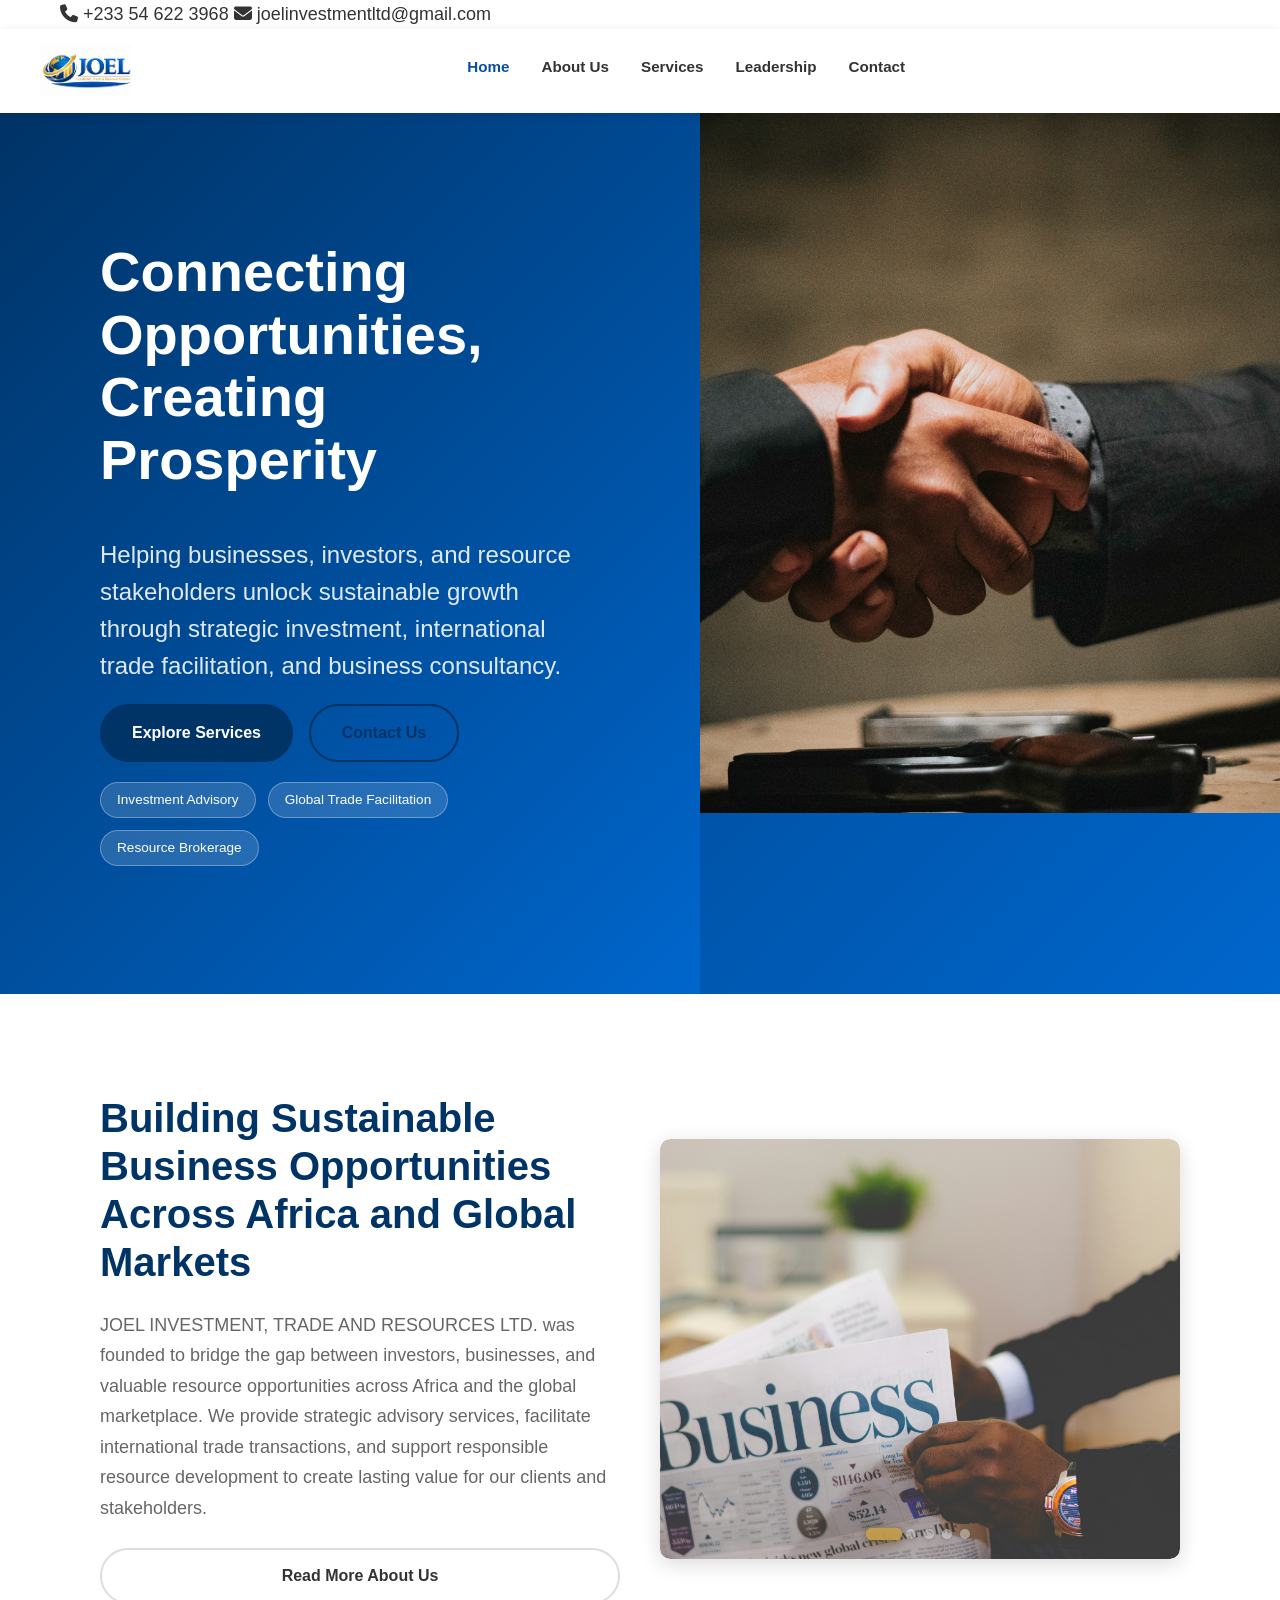
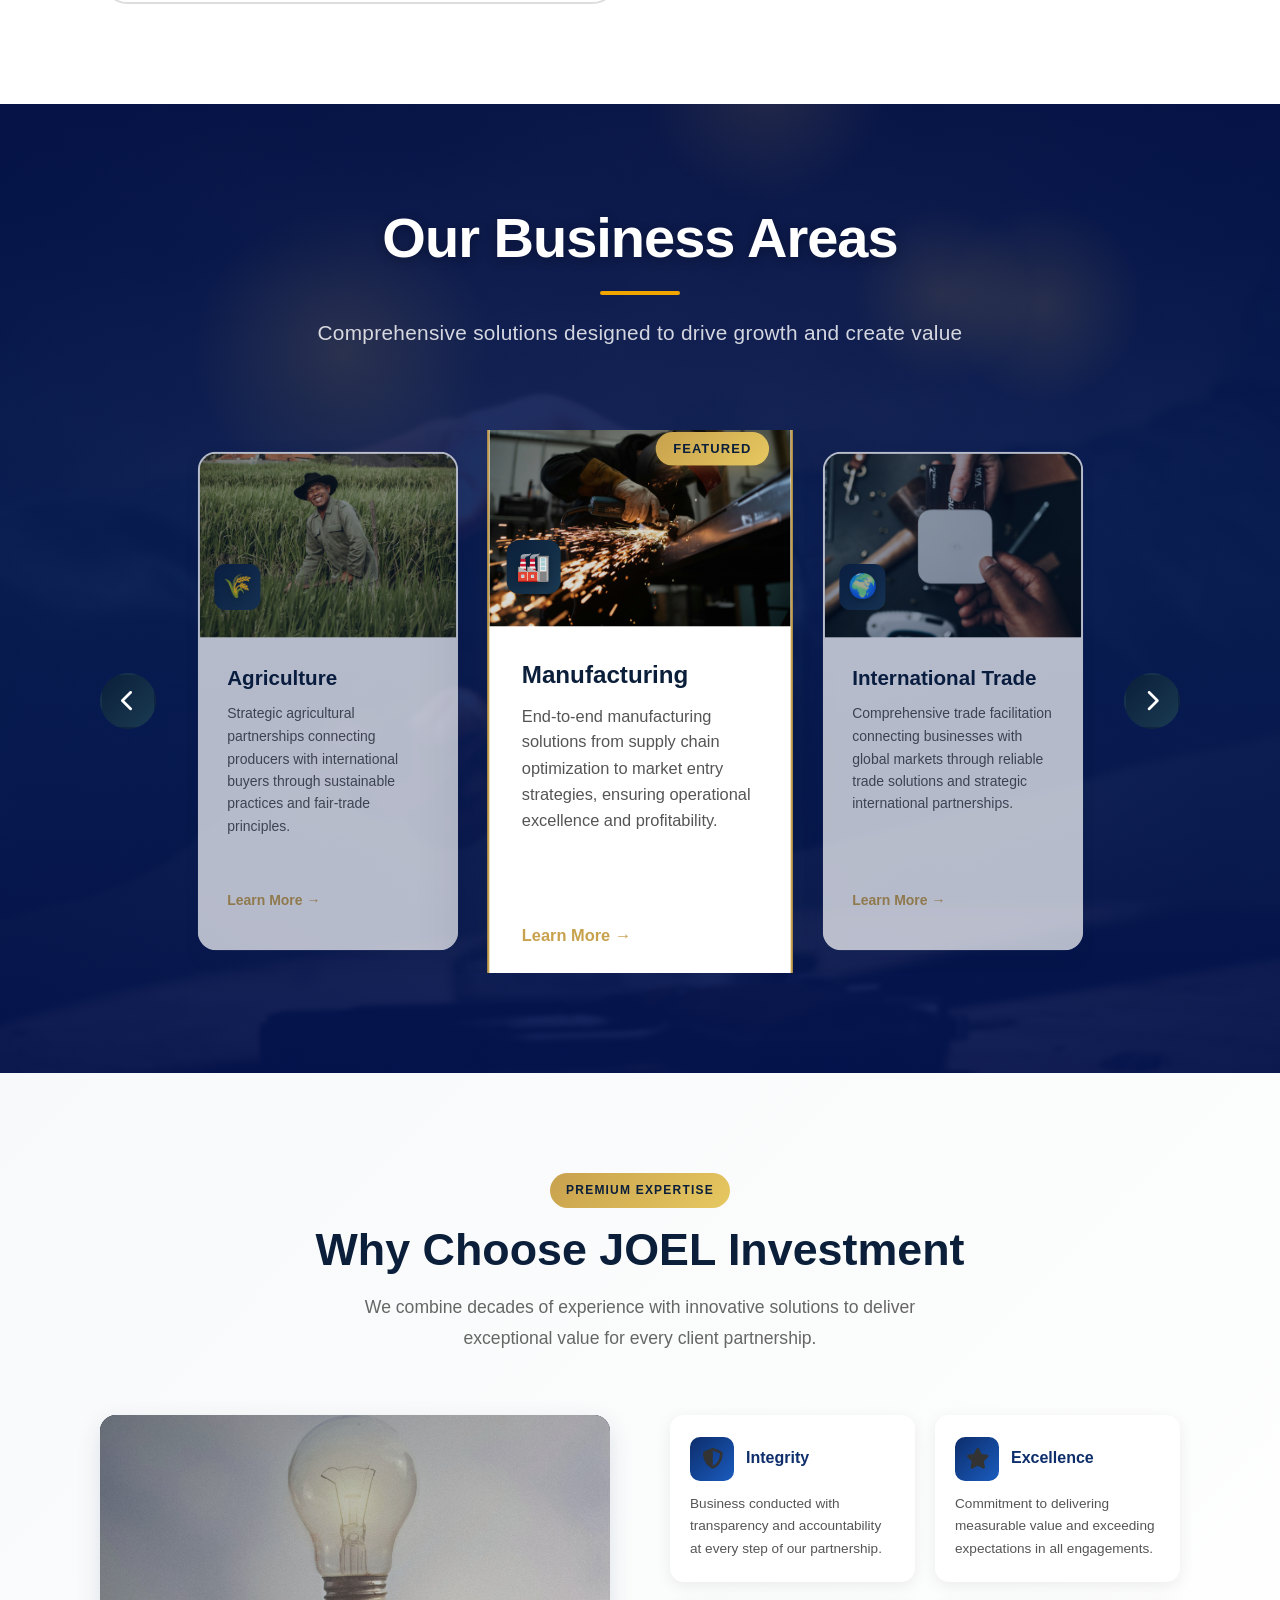
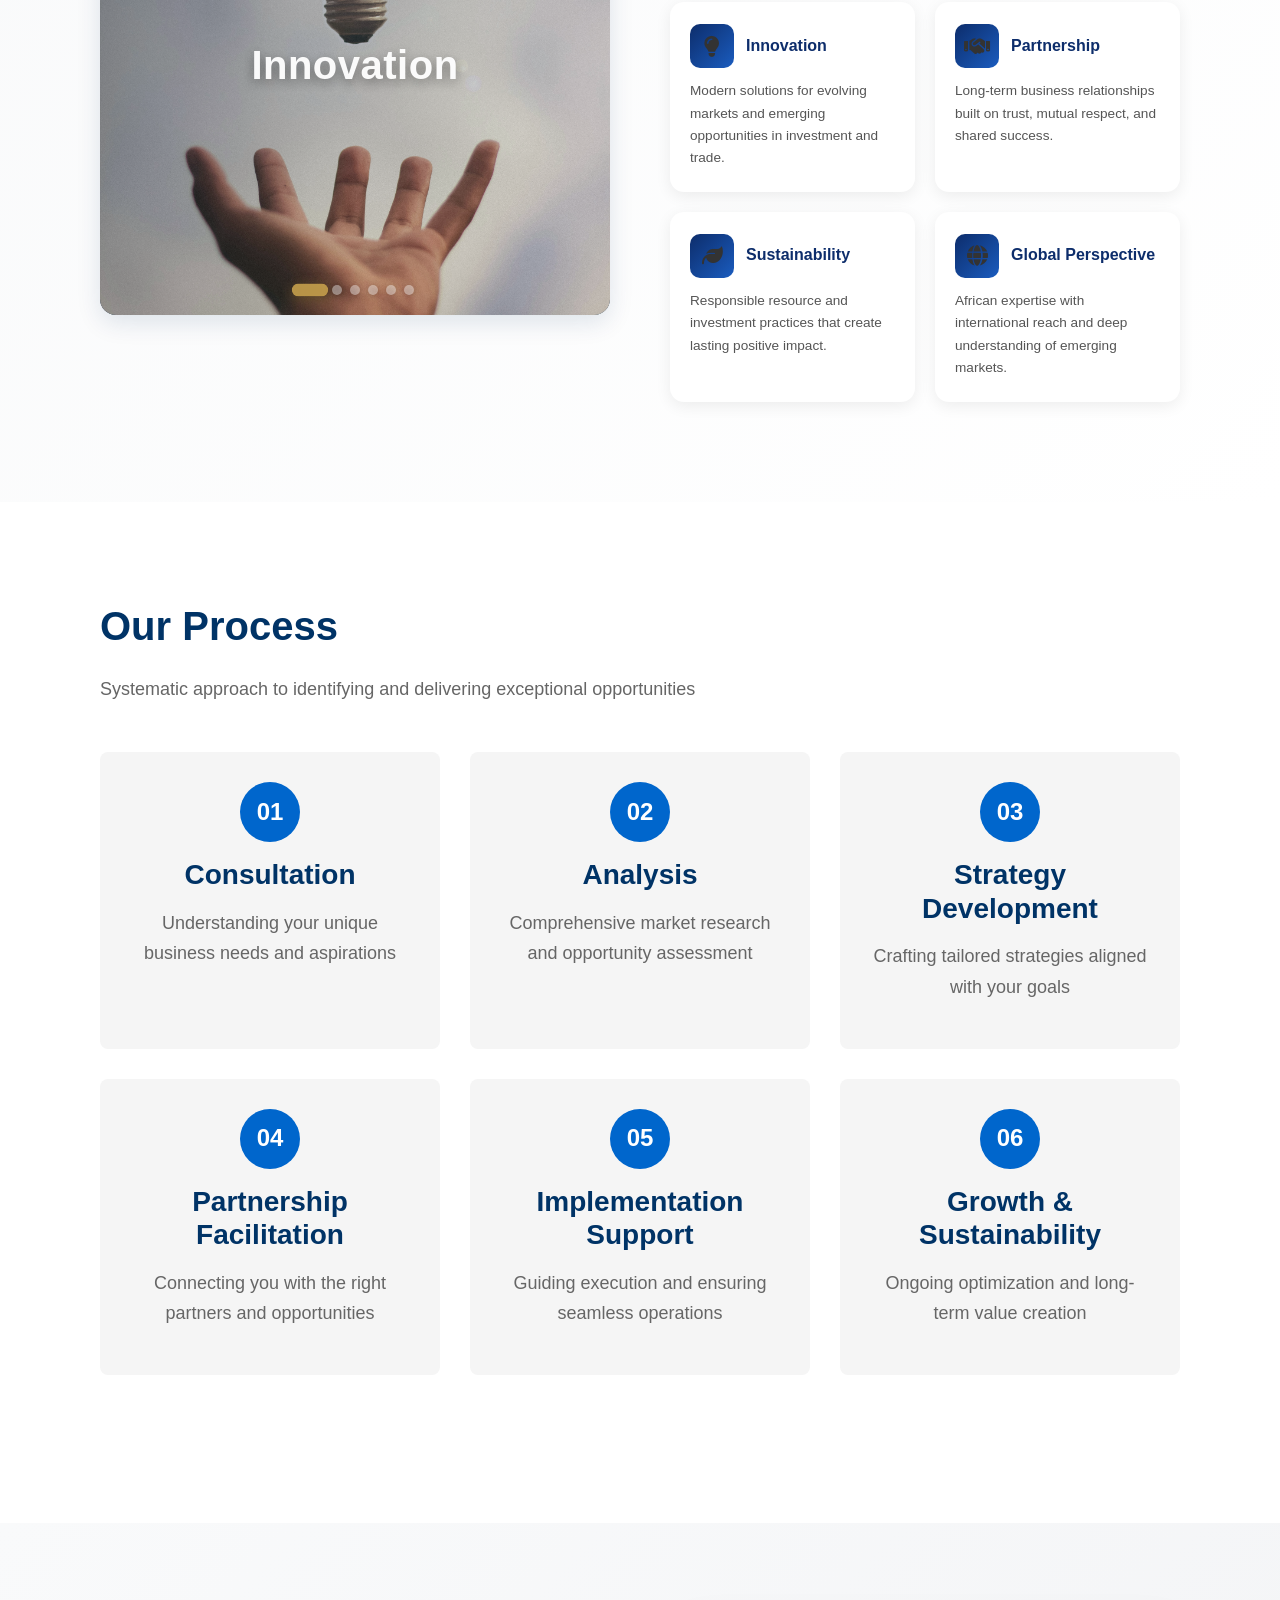
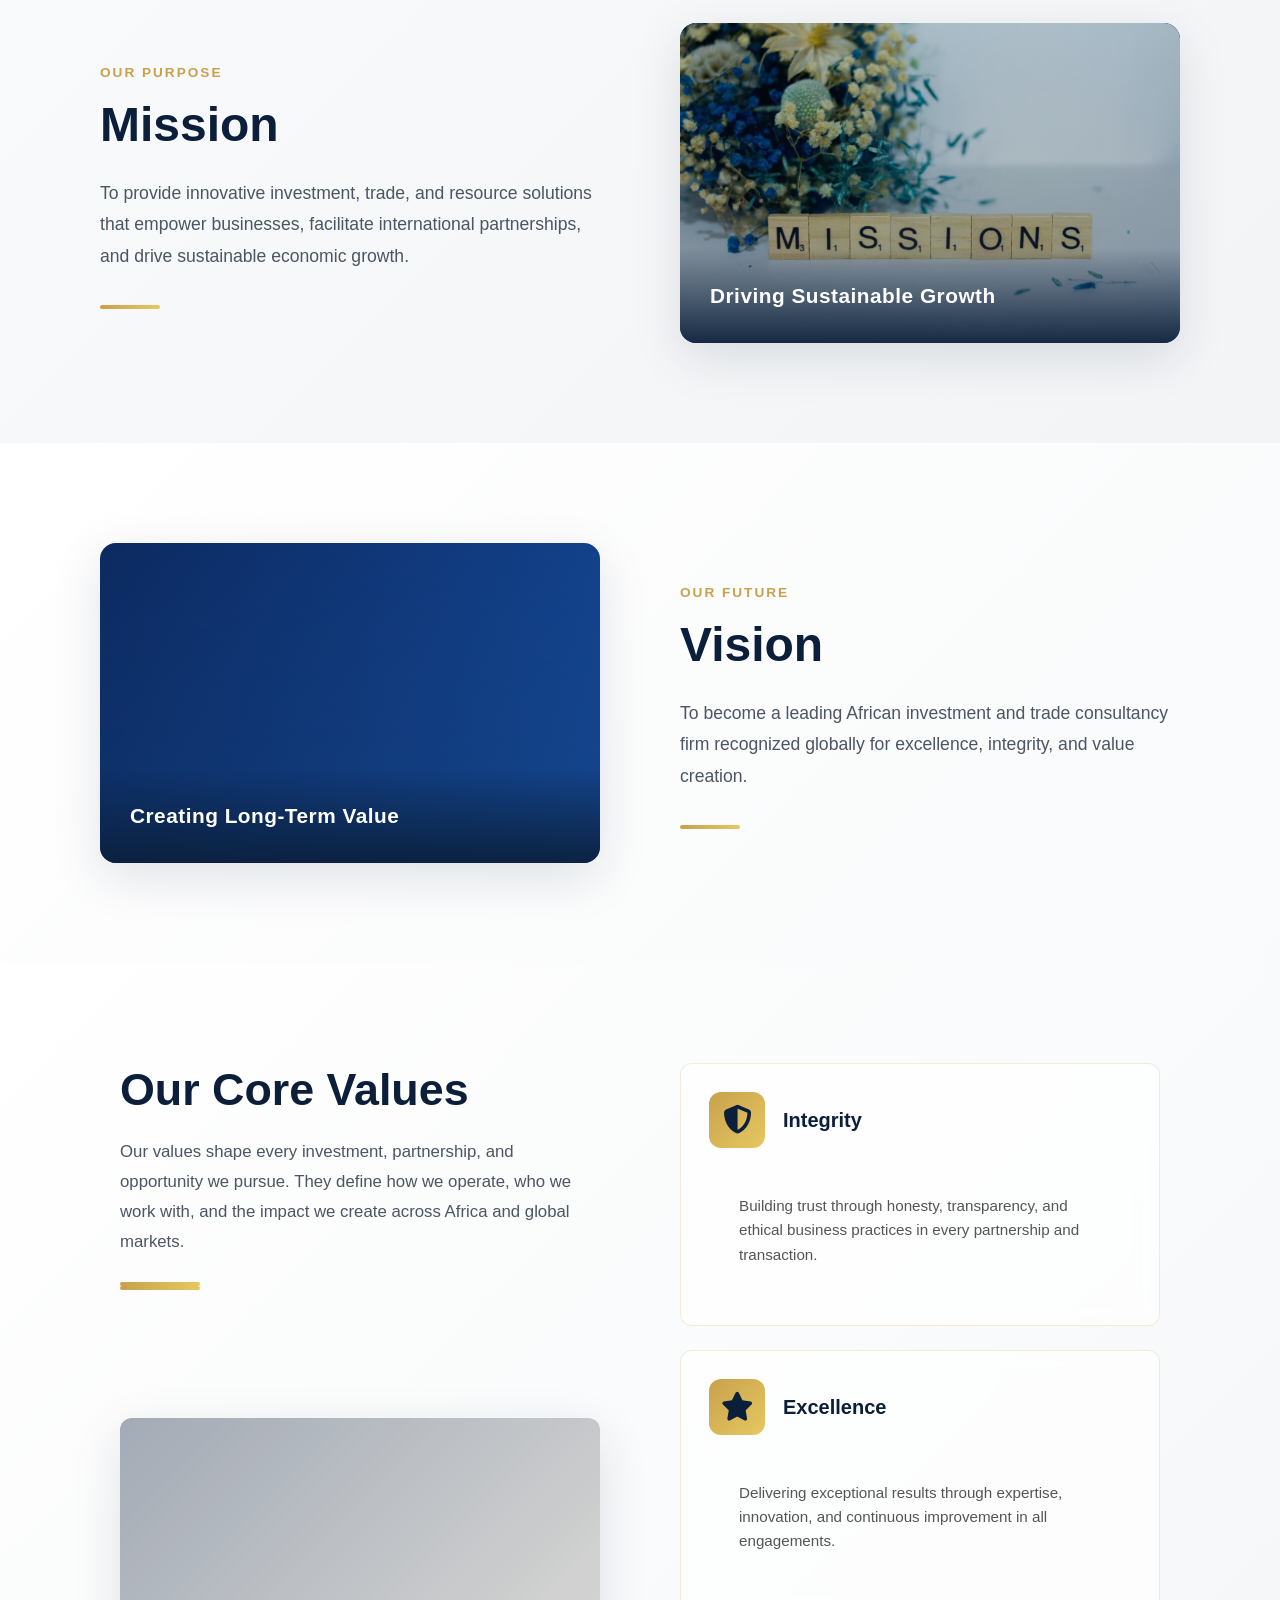
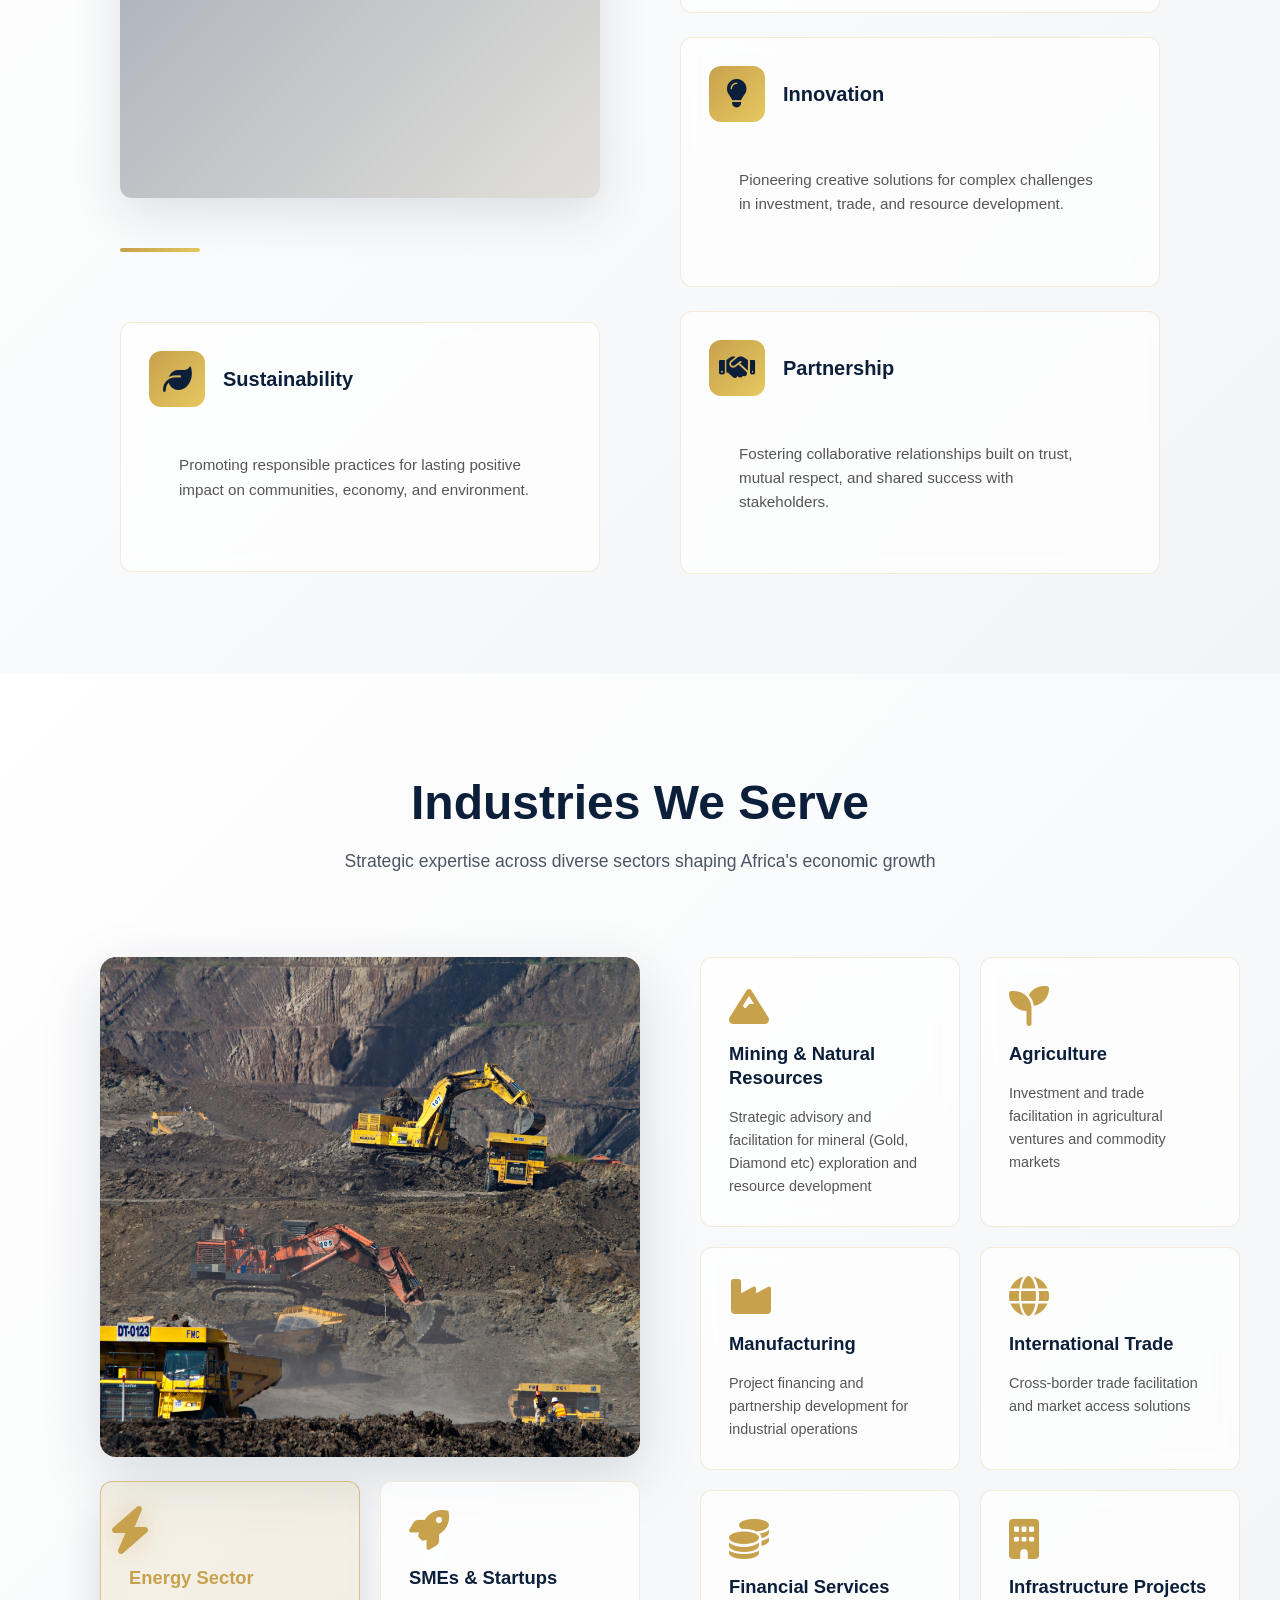
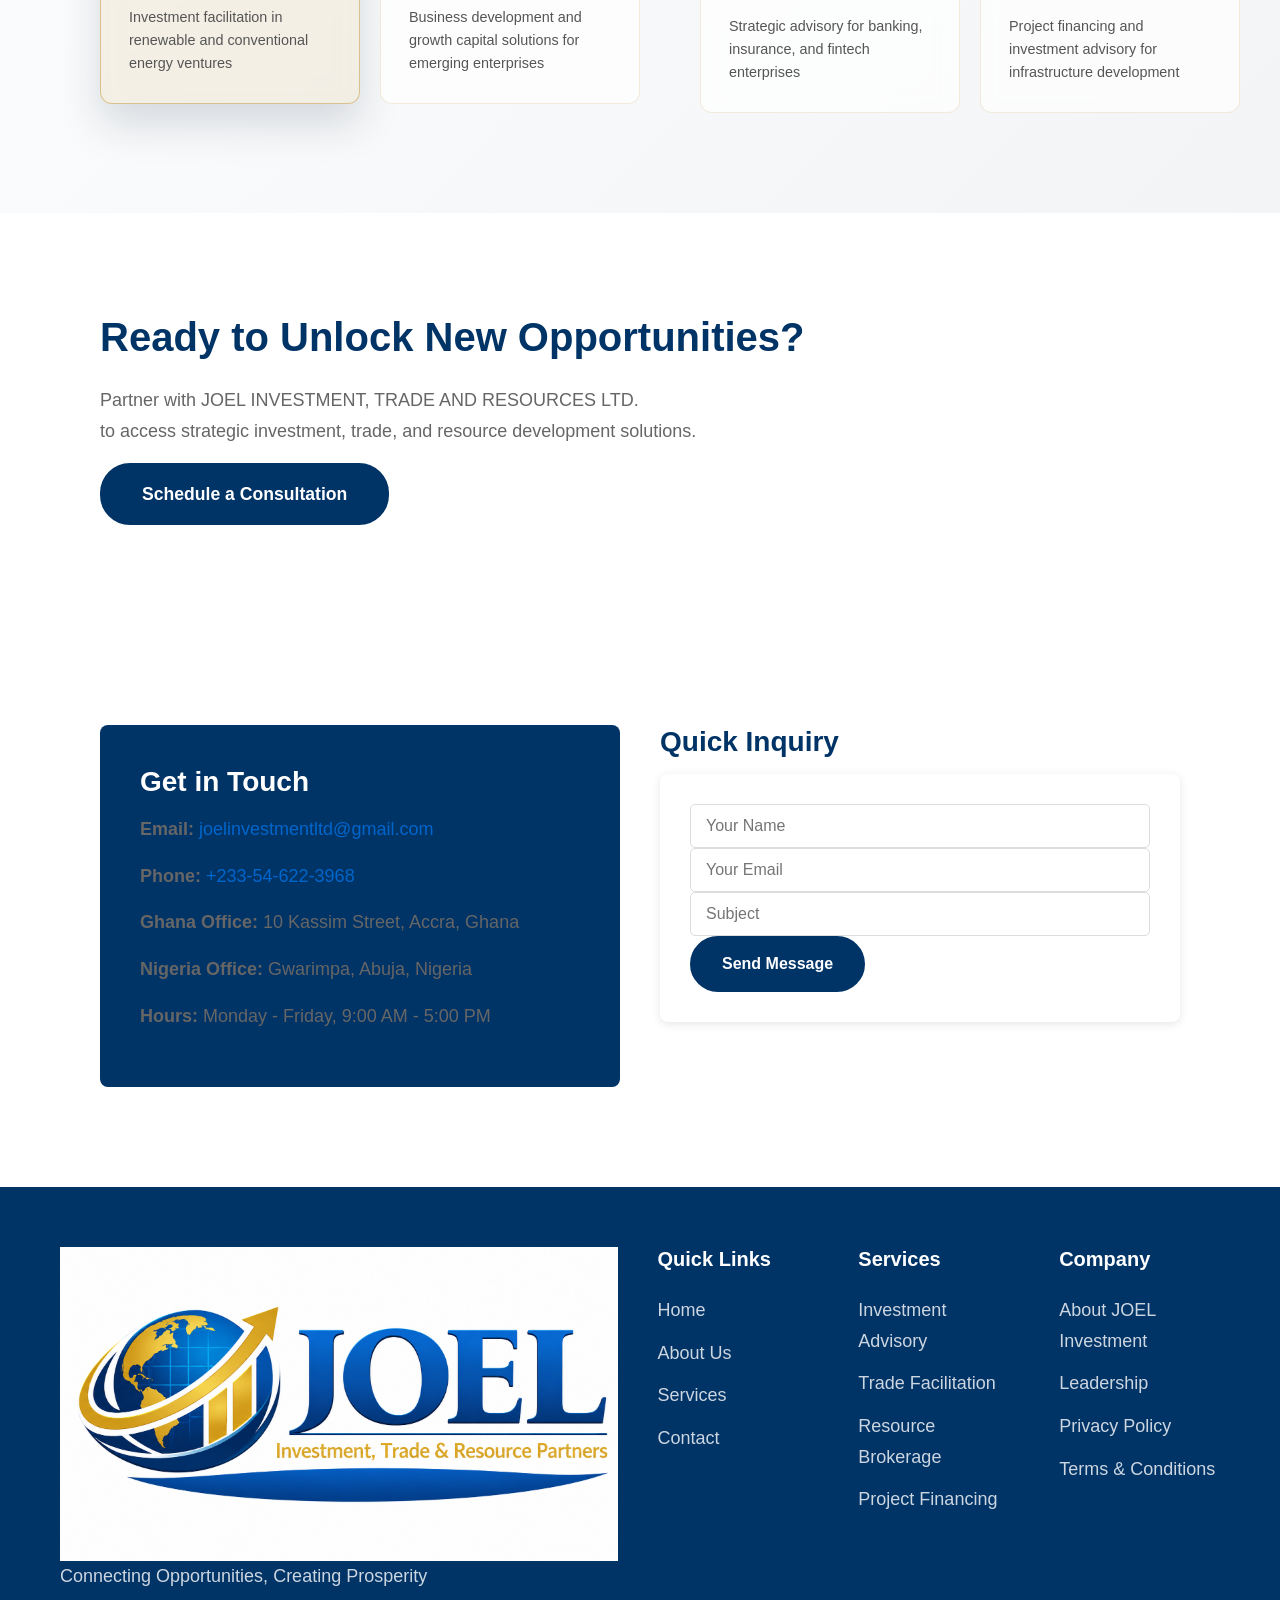
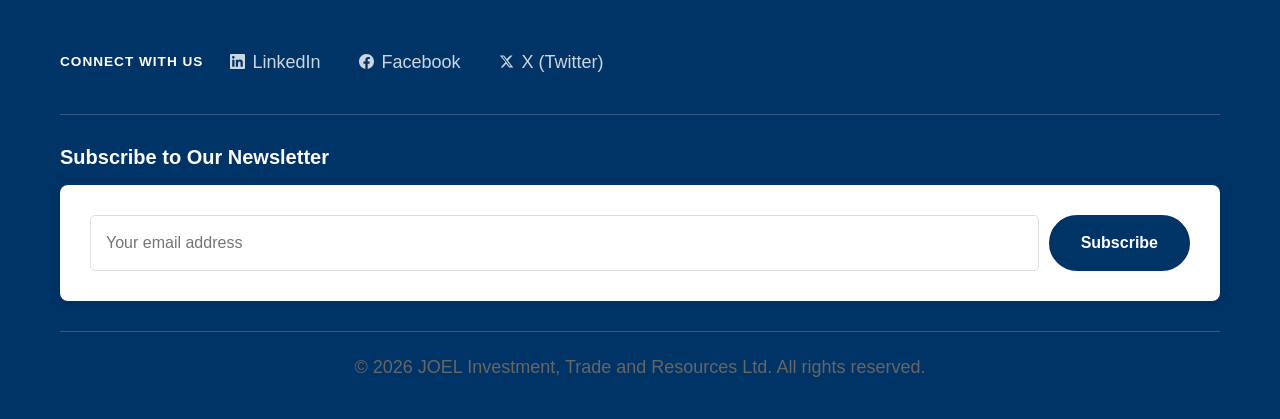
<file: index.html>
<!doctype html>
<html lang="en">
    <head>
        <meta charset="UTF-8" />
        <meta name="viewport" content="width=device-width, initial-scale=1.0" />
        <title>
            JOEL INVESTMENT, TRADE AND RESOURCES LTD. | Investment & Trade
            Consultancy
        </title>
        <meta
            name="description"
            content="JOEL Investment facilitates investment opportunities, international trade, and resource development across Africa and global markets."
        />
        <link rel="preconnect" href="https://fonts.googleapis.com" />
        <link rel="preconnect" href="https://fonts.gstatic.com" crossorigin />
        <link rel="stylesheet" href="assets/css/style.css" />
        <link rel="stylesheet" href="assets/css/responsive.css" />
        <link rel="stylesheet" href="assets/css/mobile-responsive-complete.css" />
<link
            rel="stylesheet"
            href="https://cdnjs.cloudflare.com/ajax/libs/font-awesome/6.5.1/css/all.min.css"
        />
        <link rel="icon" type="image/x-icon" href="favicon.ico" />

        <!-- Canonical Tag -->
        <link rel="canonical" href="https://www.yourdomain.com/" />

        <!-- Open Graph Tags -->
        <meta property="og:type" content="website" />
        <meta
            property="og:title"
            content="JOEL INVESTMENT, TRADE AND RESOURCES LTD."
        />
        <meta
            property="og:description"
            content="Investment advisory, trade facilitation, and resource development solutions across Africa."
        />
        <meta
            property="og:image"
            content="https://www.yourdomain.com/assets/images/logo/joel_investment_logo2.jpeg"
        />
        <meta property="og:url" content="https://www.yourdomain.com/" />
        <meta property="og:site_name" content="JOEL INVESTMENT" />

        <!-- Twitter/X Cards -->
        <meta name="twitter:card" content="summary_large_image" />
        <meta
            name="twitter:title"
            content="JOEL INVESTMENT - Strategic Business Solutions"
        />
        <meta
            name="twitter:description"
            content="Investment advisory, trade facilitation, and resource development across Africa."
        />
        <meta
            name="twitter:image"
            content="https://www.yourdomain.com/assets/images/logo/joel_investment_logo.jpeg"
        />

        <!-- Organization Schema Markup -->
        <script type="application/ld+json">
            {
                "@context": "https://schema.org",
                "@type": "Organization",
                "name": "JOEL INVESTMENT, TRADE AND RESOURCES LTD.",
                "url": "https://www.yourdomain.com",
                "logo": "https://www.yourdomain.com/assets/images/logo/joel_investment_logo.jpeg",
                "email": "joelinvestmentltd@gmail.com",
                "telephone": "+233 54 622 3968",
                "address": [
                    {
                        "@type": "PostalAddress",
                        "streetAddress": "10 Kassim Street",
                        "addressLocality": "Accra",
                        "addressCountry": "Ghana"
                    },
                    {
                        "@type": "PostalAddress",
                        "streetAddress": "Gwarimpa",
                        "addressLocality": "Abuja",
                        "addressCountry": "Nigeria"
                    }
                ],
                "founder": {
                    "@type": "Person",
                    "name": "Okafor C. Arinze"
                },
                "sameAs": [
                    "https://www.facebook.com/profile.php?id=61589858708679"
                ],
                "description": "Investment advisory, trade facilitation, financial consultancy, resource brokerage, project financing, and strategic partnerships."
            }
        </script>
    </head>
    <body>
        <!-- Top Bar -->
        <div class="top-bar">
            <div class="container">
                <div class="top-left">
                    <span
                        ><i class="fa-solid fa-phone"></i> +233 54 622
                        3968</span
                    >
                    <span
                        ><i class="fa-solid fa-envelope"></i>
                        joelinvestmentltd@gmail.com</span
                    >
                </div>
            </div>
        </div>

        <!-- Header -->
        <header class="header">
            <div class="container nav-container">
                <a href="index.html" class="logo">
                    <img
                        src="assets/images/logo/joel_investment_logo.png"
                        alt="JOEL Investment Logo"
                    />
                </a>
                <nav class="navbar">
                    <ul class="nav-links" id="mainNavList">
                        <li><a href="index.html" class="active">Home</a></li>
                        <li><a href="about.html">About Us</a></li>
                        <li><a href="services.html">Services</a></li>
                        <li><a href="leadership.html">Leadership</a></li>
                        <li><a href="contact.html">Contact</a></li>
                    </ul>
                </nav>
                <button class="hamburger-btn" id="mainHamburgerBtn" aria-label="Toggle navigation menu" type="button">
                    <span></span>
                    <span></span>
                    <span></span>
                </button>
            </div>
        </header>

        <!-- Hero Section -->
        <section class="hero">
            <div class="hero-background">
                <div class="hero-overlay"></div>
            </div>
            <div class="hero-container">
                <!-- LEFT HALF: Content -->
                <div class="hero-left">
                    <div class="hero-content">
                        <h1 class="hero-title">
                            Connecting Opportunities, Creating Prosperity
                        </h1>
                        <p class="hero-subtitle">
                            Helping businesses, investors, and resource
                            stakeholders unlock sustainable growth through
                            strategic investment, international trade
                            facilitation, and business consultancy.
                        </p>

                        <div class="hero-buttons">
                            <a href="#services" class="btn btn-primary"
                                >Explore Services</a
                            >
                            <a href="#contact" class="btn btn-secondary"
                                >Contact Us</a
                            >
                        </div>

                        <div class="hero-tags">
                            <div class="hero-tag">Investment Advisory</div>
                            <div class="hero-tag">
                                Global Trade Facilitation
                            </div>
                            <div class="hero-tag">Resource Brokerage</div>
                        </div>
                    </div>
                </div>

                <!-- RIGHT HALF: Hero media sequence -->
                <div class="hero-right hero-media" id="homeHeroMedia">
                    <!-- CEO Image (shows first for 3 seconds) -->
                    <img
                        src="assets/images/portfolio/Mr. Arinze Okarfo.jpeg"
                        alt="Okafor C. Arinze - Founder & CEO"
                        class="hero-image hero-image-main"
                        id="heroImageMain"
                    />

                    <!-- Video Carousel (shows after image) -->
                    <div
                        class="hero-video-carousel"
                        id="heroVideoCarousel"
                    >
                        <video
                            class="hero-video hero-cycle-video"
                            autoplay
                            muted
                            playsinline
                            preload="auto"
                            poster="assets/images/about-preview3.jpg"
                        >
                            <source
                                src="assets/videos/partnership.mp4"
                                type="video/mp4"
                            />
                        </video>
                        <video
                            class="hero-video hero-cycle-video"
                            autoplay
                            muted
                            playsinline
                            preload="auto"
                            poster="assets/images/about-preview3.jpg"
                        >
                            <source
                                src="assets/videos/conversation.mp4"
                                type="video/mp4"
                            />
                        </video>
                        <video
                            class="hero-video hero-cycle-video"
                            autoplay
                            muted
                            playsinline
                            preload="auto"
                            poster="assets/images/about-preview3.jpg"
                        >
                            <source
                                src="assets/videos/office-view.mp4"
                                type="video/mp4"
                            />
                        </video>

                        <!-- Video Controls -->
                        <div class="hero-video-controls">
                            <button
                                class="video-control-btn play-pause-btn"
                                id="heroVideoPausePlay"
                                title="Pause/Play"
                            >
                                <i class="fas fa-pause"></i>
                            </button>
                            <div class="video-progress-bar">
                                <div class="progress-fill"></div>
                            </div>
                            <div class="video-timer">
                                <span class="current-time">0:00</span> /
                                <span class="duration">0:05</span>
                            </div>
                        </div>
                    </div>

                    <!-- Gradient Overlay -->
                    <div class="hero-image-gradient"></div>

                    <!-- CEO Info Overlay at Bottom -->
                    <div class="hero-image-overlay">
                        <h3 class="overlay-name">Okafor C. Arinze</h3>
                        <p class="overlay-title">
                            Founder & Chief Executive Officer
                        </p>
                        <div class="ceo-bio-container">
                            <p class="ceo-bio active">
                                Economist & CEO with expertise in financial
                                systems and international trade dynamics.
                            </p>
                            <p class="ceo-bio">
                                Specialist in investment analysis and
                                cross-border trade facilitation.
                            </p>
                            <p class="ceo-bio">
                                Connecting African resources and businesses to
                                international markets.
                            </p>
                            <p class="ceo-bio">
                                Building a trusted global brand in African
                                business consultancy.
                            </p>
                        </div>
                    </div>
                </div>
            </div>
        </section>

        <!-- About Preview Section -->
        <section class="about-preview">
            <div class="container">
                <div class="about-content">
                    <h2>
                        Building Sustainable Business Opportunities Across
                        Africa and Global Markets
                    </h2>
                    <p>
                        JOEL INVESTMENT, TRADE AND RESOURCES LTD. was founded to
                        bridge the gap between investors, businesses, and
                        valuable resource opportunities across Africa and the
                        global marketplace. We provide strategic advisory
                        services, facilitate international trade transactions,
                        and support responsible resource development to create
                        lasting value for our clients and stakeholders.
                    </p>
                    <a href="about.html" class="btn btn-outline"
                        >Read More About Us</a
                    >
                </div>
                <div class="about-image carousel-container">
                    <div class="carousel-slide active">
                        <img
                            src="assets/images/about-preview.jpg"
                            alt="About JOEL Investment"
                            loading="eager"
                            style="
                                width: 100%;
                                height: 100%;
                                object-fit: cover;
                                display: block;
                            "
                        />
                    </div>
                    <div class="carousel-slide">
                        <img
                            src="assets/images/about-preview1.jpg"
                            alt="About JOEL Investment"
                            loading="eager"
                            style="
                                width: 100%;
                                height: 100%;
                                object-fit: cover;
                                display: block;
                            "
                        />
                    </div>
                    <div class="carousel-slide">
                        <img
                            src="assets/images/about-preview2.jpg"
                            alt="About JOEL Investment"
                            loading="eager"
                            style="
                                width: 100%;
                                height: 100%;
                                object-fit: cover;
                                display: block;
                            "
                        />
                    </div>
                    <div class="carousel-slide">
                        <img
                            src="assets/images/about-preview3.jpg"
                            alt="About JOEL Investment"
                            loading="eager"
                            style="
                                width: 100%;
                                height: 100%;
                                object-fit: cover;
                                display: block;
                            "
                        />
                    </div>
                    <div class="carousel-slide">
                        <img
                            src="assets/images/about-preview4.jpg"
                            alt="About JOEL Investment"
                            loading="eager"
                            style="
                                width: 100%;
                                height: 100%;
                                object-fit: cover;
                                display: block;
                            "
                        />
                    </div>
                    <div class="carousel-indicators">
                        <span class="indicator active" data-slide="0"></span>
                        <span class="indicator" data-slide="1"></span>
                        <span class="indicator" data-slide="2"></span>
                        <span class="indicator" data-slide="3"></span>
                        <span class="indicator" data-slide="4"></span>
                    </div>
                </div>
            </div>
        </section>

        <!-- Business Areas - Premium Executive Slider -->
        <section class="business-areas-section" id="services">
            <!-- Background image layer -->
            <div class="biz-section-bg"></div>

            <!-- Premium animated background -->
            <div class="business-areas-bg">
                <div class="business-areas-overlay"></div>
                <div class="business-particle business-particle-1"></div>
                <div class="business-particle business-particle-2"></div>
                <div class="business-particle business-particle-3"></div>
                <div class="business-particle business-particle-4"></div>
            </div>

            <div class="container">
                <!-- Section Header -->
                <div class="business-header">
                    <h2 class="business-title">Our Business Areas</h2>
                    <div class="header-divider"></div>
                    <p class="business-subtitle">
                        Comprehensive solutions designed to drive growth and
                        create value
                    </p>
                </div>

                <!-- Executive Slider Container -->
                <div class="business-slider-wrapper">
                    <!-- Navigation Arrows -->
                    <button
                        class="business-arrow business-arrow-prev"
                        id="businessPrev"
                        aria-label="Previous Industry"
                    >
                        <i class="fas fa-chevron-left" aria-hidden="true"></i>
                    </button>

                    <!-- Slider Container -->
                    <div class="business-slider-container">
                        <div
                            class="business-cards-track"
                            id="businessCardsTrack"
                        >
                            <!-- Card 1: Mining & Natural Resources -->
                            <div class="business-card" data-index="0">
                                <div class="card-image">
                                    <img
                                        src="assets/images/services/mining.jpg"
                                        alt="Mining & Natural Resources"
                                    />
                                    <div class="card-icon">⛏️</div>
                                </div>
                                <div class="card-content">
                                    <h3 class="card-industry">
                                        Mining & Natural Resources
                                    </h3>
                                    <p class="card-text">
                                        Direct access to premium mineral
                                        resources with verified sourcing and
                                        transparent transaction management
                                        across African and global markets.
                                    </p>
                                    <a href="services.html" class="card-btn"
                                        >Learn More →</a
                                    >
                                </div>
                            </div>

                            <!-- Card 2: Agriculture -->
                            <div class="business-card" data-index="1">
                                <div class="card-image">
                                    <img
                                        src="assets/images/services/agriculture.jpg"
                                        alt="Agriculture"
                                    />
                                    <div class="card-icon">🌾</div>
                                </div>
                                <div class="card-content">
                                    <h3 class="card-industry">Agriculture</h3>
                                    <p class="card-text">
                                        Strategic agricultural partnerships
                                        connecting producers with international
                                        buyers through sustainable practices and
                                        fair-trade principles.
                                    </p>
                                    <a href="services.html" class="card-btn"
                                        >Learn More →</a
                                    >
                                </div>
                            </div>

                            <!-- Card 3: Manufacturing -->
                            <div class="business-card active" data-index="2">
                                <div class="card-image">
                                    <img
                                        src="assets/images/services/manufacturing.jpg"
                                        alt="Manufacturing"
                                    />
                                    <div class="card-icon">🏭</div>
                                </div>
                                <div class="card-content">
                                    <h3 class="card-industry">Manufacturing</h3>
                                    <p class="card-text">
                                        End-to-end manufacturing solutions from
                                        supply chain optimization to market
                                        entry strategies, ensuring operational
                                        excellence and profitability.
                                    </p>
                                    <a href="services.html" class="card-btn"
                                        >Learn More →</a
                                    >
                                </div>
                            </div>

                            <!-- Card 4: International Trade -->
                            <div class="business-card" data-index="3">
                                <div class="card-image">
                                    <img
                                        src="assets/images/services/trade.jpg"
                                        alt="International Trade"
                                    />
                                    <div class="card-icon">🌍</div>
                                </div>
                                <div class="card-content">
                                    <h3 class="card-industry">
                                        International Trade
                                    </h3>
                                    <p class="card-text">
                                        Comprehensive trade facilitation
                                        connecting businesses with global
                                        markets through reliable trade solutions
                                        and strategic international
                                        partnerships.
                                    </p>
                                    <a href="services.html" class="card-btn"
                                        >Learn More →</a
                                    >
                                </div>
                            </div>

                            <!-- Card 5: Financial Services -->
                            <div class="business-card" data-index="4">
                                <div class="card-image">
                                    <img
                                        src="assets/images/services/finance.jpg"
                                        alt="Financial Services"
                                    />
                                    <div class="card-icon">💰</div>
                                </div>
                                <div class="card-content">
                                    <h3 class="card-industry">
                                        Financial Services
                                    </h3>
                                    <p class="card-text">
                                        Strategic financial planning and
                                        analysis providing investment advisory,
                                        portfolio management, and structured
                                        financing solutions for growth.
                                    </p>
                                    <a href="services.html" class="card-btn"
                                        >Learn More →</a
                                    >
                                </div>
                            </div>

                            <!-- Card 6: Infrastructure Projects -->
                            <div class="business-card" data-index="5">
                                <div class="card-image">
                                    <img
                                        src="assets/images/services/infrastructure.jpg"
                                        alt="Infrastructure Projects"
                                    />
                                    <div class="card-icon">🏗️</div>
                                </div>
                                <div class="card-content">
                                    <h3 class="card-industry">
                                        Infrastructure Projects
                                    </h3>
                                    <p class="card-text">
                                        Development and financing of large-scale
                                        infrastructure projects with expert
                                        project management and stakeholder
                                        coordination for sustainable impact.
                                    </p>
                                    <a href="services.html" class="card-btn"
                                        >Learn More →</a
                                    >
                                </div>
                            </div>
                        </div>
                    </div>

                    <!-- Right Arrow -->
                    <button
                        class="business-arrow business-arrow-next"
                        id="businessNext"
                        aria-label="Next Industry"
                    >
                        <i class="fas fa-chevron-right" aria-hidden="true"></i>
                    </button>
                </div>
            </div>
        </section>

        <!-- Why Choose Us Section - Premium Redesign -->
        <section class="why-choose-us">
            <div class="container">
                <!-- Full-Width Section Header -->
                <div class="why-choose-header">
                    <span class="premium-label">Premium Expertise</span>
                    <h2>Why Choose JOEL Investment</h2>
                    <p class="section-description">
                        We combine decades of experience with innovative
                        solutions to deliver exceptional value for every client
                        partnership.
                    </p>
                </div>

                <!-- Two-Column Content Area -->
                <div class="why-choose-content">
                    <!-- Left Column: Image Carousel -->
                    <div class="why-choose-left">
                        <div class="image-carousel">
                            <div class="carousel-wrapper">
                                <div class="carousel-slides">
                                    <div
                                        class="carousel-slide active"
                                        data-index="0"
                                        data-value="innovation"
                                    >
                                        <img
                                            src="assets/images/innovation.jpg"
                                            alt="Innovation"
                                        />
                                        <div class="slide-overlay"></div>
                                        <div class="slide-label">
                                            Innovation
                                        </div>
                                    </div>
                                    <div
                                        class="carousel-slide"
                                        data-index="1"
                                        data-value="sustainability"
                                    >
                                        <img
                                            src="assets/images/sustainability.jpg"
                                            alt="Sustainability"
                                        />
                                        <div class="slide-overlay"></div>
                                        <div class="slide-label">
                                            Sustainability
                                        </div>
                                    </div>
                                    <div
                                        class="carousel-slide"
                                        data-index="2"
                                        data-value="partnership"
                                    >
                                        <img
                                            src="assets/images/partnership.jpg"
                                            alt="Partnership"
                                        />
                                        <div class="slide-overlay"></div>
                                        <div class="slide-label">
                                            Partnership
                                        </div>
                                    </div>
                                    <div
                                        class="carousel-slide"
                                        data-index="3"
                                        data-value="excellence"
                                    >
                                        <img
                                            src="assets/images/excellence.jpg"
                                            alt="Excellence"
                                        />
                                        <div class="slide-overlay"></div>
                                        <div class="slide-label">
                                            Excellence
                                        </div>
                                    </div>
                                    <div
                                        class="carousel-slide"
                                        data-index="4"
                                        data-value="global_perspective"
                                    >
                                        <img
                                            src="assets/images/global_perspective.jpg"
                                            alt="Global Perspective"
                                        />
                                        <div class="slide-overlay"></div>
                                        <div class="slide-label">
                                            Global Perspective
                                        </div>
                                    </div>
                                    <div
                                        class="carousel-slide"
                                        data-index="5"
                                        data-value="integrity"
                                    >
                                        <img
                                            src="assets/images/integrity.jpg"
                                            alt="Integrity"
                                        />
                                        <div class="slide-overlay"></div>
                                        <div class="slide-label">Integrity</div>
                                    </div>
                                </div>
                            </div>
                            <!-- Carousel Indicators -->
                            <div class="carousel-indicators">
                                <span
                                    class="indicator active"
                                    data-slide="0"
                                ></span>
                                <span class="indicator" data-slide="1"></span>
                                <span class="indicator" data-slide="2"></span>
                                <span class="indicator" data-slide="3"></span>
                                <span class="indicator" data-slide="4"></span>
                                <span class="indicator" data-slide="5"></span>
                            </div>
                        </div>
                    </div>

                    <!-- Right Column: Value Cards -->
                    <div class="why-choose-right">
                        <div class="values-cards">
                            <!-- Card 1 -->
                            <div class="why-card">
                                <div class="why-card-header">
                                    <div class="why-card-icon">
                                        <i class="fas fa-shield-alt"></i>
                                    </div>
                                    <h3 class="why-card-title">Integrity</h3>
                                </div>
                                <p class="why-card-desc">
                                    Business conducted with transparency and
                                    accountability at every step of our
                                    partnership.
                                </p>
                            </div>

                            <!-- Card 2 -->
                            <div class="why-card">
                                <div class="why-card-header">
                                    <div class="why-card-icon">
                                        <i class="fas fa-star"></i>
                                    </div>
                                    <h3 class="why-card-title">Excellence</h3>
                                </div>
                                <p class="why-card-desc">
                                    Commitment to delivering measurable value
                                    and exceeding expectations in all
                                    engagements.
                                </p>
                            </div>

                            <!-- Card 3 -->
                            <div class="why-card">
                                <div class="why-card-header">
                                    <div class="why-card-icon">
                                        <i class="fas fa-lightbulb"></i>
                                    </div>
                                    <h3 class="why-card-title">Innovation</h3>
                                </div>
                                <p class="why-card-desc">
                                    Modern solutions for evolving markets and
                                    emerging opportunities in investment and
                                    trade.
                                </p>
                            </div>

                            <!-- Card 4 -->
                            <div class="why-card">
                                <div class="why-card-header">
                                    <div class="why-card-icon">
                                        <i class="fas fa-handshake"></i>
                                    </div>
                                    <h3 class="why-card-title">Partnership</h3>
                                </div>
                                <p class="why-card-desc">
                                    Long-term business relationships built on
                                    trust, mutual respect, and shared success.
                                </p>
                            </div>

                            <!-- Card 5 -->
                            <div class="why-card">
                                <div class="why-card-header">
                                    <div class="why-card-icon">
                                        <i class="fas fa-leaf"></i>
                                    </div>
                                    <h3 class="why-card-title">
                                        Sustainability
                                    </h3>
                                </div>
                                <p class="why-card-desc">
                                    Responsible resource and investment
                                    practices that create lasting positive
                                    impact.
                                </p>
                            </div>

                            <!-- Card 6 -->
                            <div class="why-card">
                                <div class="why-card-header">
                                    <div class="why-card-icon">
                                        <i class="fas fa-globe"></i>
                                    </div>
                                    <h3 class="why-card-title">
                                        Global Perspective
                                    </h3>
                                </div>
                                <p class="why-card-desc">
                                    African expertise with international reach
                                    and deep understanding of emerging markets.
                                </p>
                            </div>
                        </div>
                    </div>
                </div>
            </div>
        </section>

        <!-- Our Process Section -->
        <section class="our-process">
            <div class="container">
                <div class="section-header">
                    <h2>Our Process</h2>
                    <p>
                        Systematic approach to identifying and delivering
                        exceptional opportunities
                    </p>
                </div>

                <div class="process-steps">
                    <div class="step">
                        <div class="step-number">01</div>
                        <h3>Consultation</h3>
                        <p>
                            Understanding your unique business needs and
                            aspirations
                        </p>
                    </div>

                    <div class="step">
                        <div class="step-number">02</div>
                        <h3>Analysis</h3>
                        <p>
                            Comprehensive market research and opportunity
                            assessment
                        </p>
                    </div>

                    <div class="step">
                        <div class="step-number">03</div>
                        <h3>Strategy Development</h3>
                        <p>
                            Crafting tailored strategies aligned with your goals
                        </p>
                    </div>

                    <div class="step">
                        <div class="step-number">04</div>
                        <h3>Partnership Facilitation</h3>
                        <p>
                            Connecting you with the right partners and
                            opportunities
                        </p>
                    </div>

                    <div class="step">
                        <div class="step-number">05</div>
                        <h3>Implementation Support</h3>
                        <p>
                            Guiding execution and ensuring seamless operations
                        </p>
                    </div>

                    <div class="step">
                        <div class="step-number">06</div>
                        <h3>Growth & Sustainability</h3>
                        <p>Ongoing optimization and long-term value creation</p>
                    </div>
                </div>
            </div>
        </section>

        <!-- Mission Section - Premium Design -->
        <section class="mission-section premium-section">
            <div class="container">
                <div class="premium-grid">
                    <!-- Left: Mission Content -->
                    <div class="premium-content mission-content">
                        <span class="section-label">OUR PURPOSE</span>
                        <h2 class="premium-heading">Mission</h2>
                        <p class="premium-description">
                            To provide innovative investment, trade, and
                            resource solutions that empower businesses,
                            facilitate international partnerships, and drive
                            sustainable economic growth.
                        </p>
                        <div class="accent-bar"></div>
                    </div>

                    <!-- Right: Mission Slider -->
                    <div class="premium-slider mission-slider">
                        <div class="slider-container mission-image mv-image-box">
                            <div class="slider-track">
                                <div
                                    class="slide active"
                                    data-caption="Driving Sustainable Growth"
                                >
                                    <img
                                        src="assets/images/mission.jpg"
                                        alt="Mission - Sustainable Growth"
                                        class="mv-image"
                                        loading="eager"
                                    />
                                    <div class="slide-gradient"></div>
                                    <div class="slide-caption">
                                        <p>Driving Sustainable Growth</p>
                                    </div>
                                </div>
                                <div
                                    class="slide"
                                    data-caption="Building Global Partnerships"
                                >
                                    <img
                                        src="assets/images/mission1.jpg"
                                        alt="Mission - Global Partnerships"
                                        class="mv-image"
                                        loading="eager"
                                    />
                                    <div class="slide-gradient"></div>
                                    <div class="slide-caption">
                                        <p>Building Global Partnerships</p>
                                    </div>
                                </div>
                            </div>
                        </div>
                    </div>
                </div>
            </div>
        </section>

        <!-- Vision Section - Premium Design -->
        <section class="vision-section premium-section">
            <div class="container">
                <div class="premium-grid premium-grid-reverse">
                    <!-- Left: Vision Slider -->
                    <div class="premium-slider vision-slider">
                        <div class="slider-container vision-image mv-image-box">
                            <div class="slider-track">
                                <div
                                    class="slide active"
                                    data-caption="Creating Long-Term Value"
                                >
                                    <img
                                        src="assets/images/vision.jpg"
                                        alt="Vision - Long-Term Value"
                                        class="mv-image"
                                        loading="eager"
                                    />
                                    <div class="slide-gradient"></div>
                                    <div class="slide-caption">
                                        <p>Creating Long-Term Value</p>
                                    </div>
                                </div>
                                <div
                                    class="slide"
                                    data-caption="Connecting Africa To Global Markets"
                                >
                                    <img
                                        src="assets/images/vision1.jpg"
                                        alt="Vision - Global Markets"
                                        class="mv-image"
                                        loading="eager"
                                    />
                                    <div class="slide-gradient"></div>
                                    <div class="slide-caption">
                                        <p>
                                            Connecting Africa To Global Markets
                                        </p>
                                    </div>
                                </div>
                                <div
                                    class="slide"
                                    data-caption="Excellence & Innovation"
                                >
                                    <img
                                        src="assets/images/vision2.jpg"
                                        alt="Vision - Excellence"
                                        class="mv-image"
                                        loading="eager"
                                    />
                                    <div class="slide-gradient"></div>
                                    <div class="slide-caption">
                                        <p>Excellence & Innovation</p>
                                    </div>
                                </div>
                                <div
                                    class="slide"
                                    data-caption="Building Africa's Future"
                                >
                                    <img
                                        src="assets/images/vision3.jpg"
                                        alt="Vision - Africa's Future"
                                        class="mv-image"
                                        loading="eager"
                                    />
                                    <div class="slide-gradient"></div>
                                    <div class="slide-caption">
                                        <p>Building Africa's Future</p>
                                    </div>
                                </div>
                            </div>
                        </div>
                    </div>

                    <!-- Right: Vision Content -->
                    <div class="premium-content vision-content">
                        <span class="section-label">OUR FUTURE</span>
                        <h2 class="premium-heading">Vision</h2>
                        <p class="premium-description">
                            To become a leading African investment and trade
                            consultancy firm recognized globally for excellence,
                            integrity, and value creation.
                        </p>
                        <div class="accent-bar"></div>
                    </div>
                </div>
            </div>
        </section>

        <!-- Core Values Section -->
        <!-- Core Values Section - Premium Split Layout -->
        <section class="core-values-premium">
            <div class="container-fluid">
                <div class="values-grid">
                    <!-- LEFT COLUMN: Statement + Image Slider -->
                    <div class="values-left">
                        <div class="values-statement">
                            <h2>Our Core Values</h2>
                            <p class="statement-text">
                                Our values shape every investment, partnership,
                                and opportunity we pursue. They define how we
                                operate, who we work with, and the impact we
                                create across Africa and global markets.
                            </p>
                            <div class="accent-line"></div>
                            <div class="accent-line"></div>
                        </div>
                        <br />
                        <!-- Image Slider -->
                        <div class="values-slider">
                            <div class="slider-container">
                                <div class="slider-track">
                                    <div class="slider-slide active">
                                        <img
                                            src="assets/images/values1.jpg"
                                            alt="Core Values - Integrity"
                                        />
                                        <div class="slider-overlay"></div>
                                    </div>
                                    <div class="slider-slide">
                                        <img
                                            src="assets/images/values2.jpg"
                                            alt="Core Values - Excellence"
                                        />
                                        <div class="slider-overlay"></div>
                                    </div>
                                    <div class="slider-slide">
                                        <img
                                            src="assets/images/values3.jpg"
                                            alt="Core Values - Innovation"
                                        />
                                        <div class="slider-overlay"></div>
                                    </div>
                                    <div class="slider-slide">
                                        <img
                                            src="assets/images/values4.jpg"
                                            alt="Core Values - Partnership"
                                        />
                                        <div class="slider-overlay"></div>
                                    </div>
                                    <div class="slider-slide">
                                        <img
                                            src="assets/images/values5.jpg"
                                            alt="Core Values - Sustainability"
                                        />
                                        <div class="slider-overlay"></div>
                                    </div>
                                </div>
                            </div>
                        </div>
                        <div class="accent-line"></div>
                        <!-- Sustainability Card (Below Image) -->
                        <div
                            class="value-card-premium"
                            data-value="sustainability"
                            style="width: 100%; margin-top: 20px"
                        >
                            <div class="card-top">
                                <div class="card-icon-wrapper">
                                    <i class="fas fa-leaf"></i>
                                </div>
                                <h3>Sustainability</h3>
                            </div>
                            <div class="card-content">
                                <p class="card-description">
                                    Promoting responsible practices for lasting
                                    positive impact on communities, economy, and
                                    environment.
                                </p>
                            </div>
                            <div class="card-accent"></div>
                        </div>
                    </div>

                    <!-- RIGHT COLUMN: Interactive Value Cards -->
                    <div class="values-right">
                        <div class="values-cards-stack">
                            <!-- Card 1: Integrity -->
                            <div
                                class="value-card-premium"
                                data-value="integrity"
                            >
                                <div class="card-top">
                                    <div class="card-icon-wrapper">
                                        <i class="fas fa-shield-alt"></i>
                                    </div>
                                    <h3>Integrity</h3>
                                </div>
                                <div class="card-content">
                                    <p class="card-description">
                                        Building trust through honesty,
                                        transparency, and ethical business
                                        practices in every partnership and
                                        transaction.
                                    </p>
                                </div>
                                <div class="card-accent"></div>
                            </div>

                            <!-- Card 2: Excellence -->
                            <div
                                class="value-card-premium"
                                data-value="excellence"
                            >
                                <div class="card-top">
                                    <div class="card-icon-wrapper">
                                        <i class="fas fa-star"></i>
                                    </div>
                                    <h3>Excellence</h3>
                                </div>
                                <div class="card-content">
                                    <p class="card-description">
                                        Delivering exceptional results through
                                        expertise, innovation, and continuous
                                        improvement in all engagements.
                                    </p>
                                </div>
                                <div class="card-accent"></div>
                            </div>

                            <!-- Card 3: Innovation -->
                            <div
                                class="value-card-premium"
                                data-value="innovation"
                            >
                                <div class="card-top">
                                    <div class="card-icon-wrapper">
                                        <i class="fas fa-lightbulb"></i>
                                    </div>
                                    <h3>Innovation</h3>
                                </div>
                                <div class="card-content">
                                    <p class="card-description">
                                        Pioneering creative solutions for
                                        complex challenges in investment, trade,
                                        and resource development.
                                    </p>
                                </div>
                                <div class="card-accent"></div>
                            </div>

                            <!-- Card 4: Partnership -->
                            <div
                                class="value-card-premium"
                                data-value="partnership"
                            >
                                <div class="card-top">
                                    <div class="card-icon-wrapper">
                                        <i class="fas fa-handshake"></i>
                                    </div>
                                    <h3>Partnership</h3>
                                </div>
                                <div class="card-content">
                                    <p class="card-description">
                                        Fostering collaborative relationships
                                        built on trust, mutual respect, and
                                        shared success with stakeholders.
                                    </p>
                                </div>
                                <div class="card-accent"></div>
                            </div>
                        </div>
                    </div>
                </div>
            </div>
        </section>

        <!-- Industries We Serve Section -->
        <section class="industries-section">
            <div class="container">
                <div class="industries-header">
                    <h2>Industries We Serve</h2>
                    <p>
                        Strategic expertise across diverse sectors shaping
                        Africa's economic growth
                    </p>
                </div>

                <div class="industries-layout">
                    <!-- Left: Featured Image + Bottom Cards -->
                    <div class="industries-left-section">
                        <div class="industries-image">
                            <img
                                id="industry-featured-image"
                                src="assets/images/services/mining.jpg"
                                alt="Featured Industry"
                            />
                        </div>

                        <!-- Cards Under Image -->
                        <div class="industries-bottom-cards">
                            <div
                                class="industry-card"
                                data-image="assets/images/services/energy.jpg"
                            >
                                <i class="fas fa-bolt"></i>
                                <h3>Energy Sector</h3>
                                <p>
                                    Investment facilitation in renewable and
                                    conventional energy ventures
                                </p>
                            </div>

                            <div
                                class="industry-card"
                                data-image="assets/images/services/startup.jpg"
                            >
                                <i class="fas fa-rocket"></i>
                                <h3>SMEs & Startups</h3>
                                <p>
                                    Business development and growth capital
                                    solutions for emerging enterprises
                                </p>
                            </div>
                        </div>
                    </div>

                    <!-- Right: Main Cards Grid (6 cards) -->
                    <div class="industries-cards">
                        <div
                            class="industry-card"
                            data-image="assets/images/services/mining.jpg"
                        >
                            <i class="fas fa-mountain"></i>
                            <h3>Mining & Natural Resources</h3>
                            <p>
                                Strategic advisory and facilitation for mineral (Gold, Diamond etc)
                                exploration and resource development
                            </p>
                        </div>

                        <div
                            class="industry-card"
                            data-image="assets/images/services/agriculture.jpg"
                        >
                            <i class="fas fa-seedling"></i>
                            <h3>Agriculture</h3>
                            <p>
                                Investment and trade facilitation in
                                agricultural ventures and commodity markets
                            </p>
                        </div>

                        <div
                            class="industry-card"
                            data-image="assets/images/services/manufacturing.jpg"
                        >
                            <i class="fas fa-industry"></i>
                            <h3>Manufacturing</h3>
                            <p>
                                Project financing and partnership development
                                for industrial operations
                            </p>
                        </div>

                        <div
                            class="industry-card"
                            data-image="assets/images/services/trade.jpg"
                        >
                            <i class="fas fa-globe"></i>
                            <h3>International Trade</h3>
                            <p>
                                Cross-border trade facilitation and market
                                access solutions
                            </p>
                        </div>

                        <div
                            class="industry-card"
                            data-image="assets/images/services/finance.jpg"
                        >
                            <i class="fas fa-coins"></i>
                            <h3>Financial Services</h3>
                            <p>
                                Strategic advisory for banking, insurance, and
                                fintech enterprises
                            </p>
                        </div>

                        <div
                            class="industry-card"
                            data-image="assets/images/services/infrastructure.jpg"
                        >
                            <i class="fas fa-building"></i>
                            <h3>Infrastructure Projects</h3>
                            <p>
                                Project financing and investment advisory for
                                infrastructure development
                            </p>
                        </div>
                    </div>
                </div>
            </div>
        </section>

        <!-- Call To Action Section -->
        <section id="contact" class="cta-section">
            <div class="container">
                <div class="cta-content">
                    <h2>Ready to Unlock New Opportunities?</h2>
                    <p>
                        Partner with JOEL INVESTMENT, TRADE AND RESOURCES
                        LTD.<br />to access strategic investment, trade, and
                        resource development solutions.
                    </p>
                    <a href="contact.html" class="btn btn-primary btn-large"
                        >Schedule a Consultation</a
                    >
                </div>
            </div>
        </section>

        <!-- Contact Section -->
        <section class="contact-preview">
            <div class="container">
                <div class="contact-grid">
                    <div class="contact-info">
                        <h3>Get in Touch</h3>
                        <p>
                            <strong>Email:</strong>
                            <a href="mailto:joelinvestmentltd@gmail.com"
                                >joelinvestmentltd@gmail.com</a
                            >
                        </p>
                        <p>
                            <strong>Phone:</strong>
                            <a href="tel: +233546223968"> +233-54-622-3968</a>
                        </p>
                        <p>
                            <strong>Ghana Office:</strong> 10 Kassim Street,
                            Accra, Ghana
                        </p>
                        <p>
                            <strong>Nigeria Office:</strong> Gwarimpa, Abuja,
                            Nigeria
                        </p>
                        <p>
                            <strong>Hours:</strong> Monday - Friday, 9:00 AM -
                            5:00 PM
                        </p>
                    </div>

                    <div class="quick-contact">
                        <h3>Quick Inquiry</h3>
                        <form class="contact-form">
                            <input
                                type="text"
                                placeholder="Your Name"
                                required
                            />
                            <input
                                type="email"
                                placeholder="Your Email"
                                required
                            />
                            <input type="text" placeholder="Subject" required />
                            <button type="submit" class="btn btn-primary">
                                Send Message
                            </button>
                        </form>
                    </div>
                </div>
            </div>
        </section>

        <!-- Footer -->
        <footer class="footer">
            <div class="container">
                <div class="footer-grid">
                    <div class="footer-section">
                        <img
                            src="assets/images/logo/joel_investment_logo.png"
                            class="footer-logo"
                            alt="JOEL Investment Logo"
                        />
                        <p>Connecting Opportunities, Creating Prosperity</p>
                    </div>
                    <div class="footer-section">
                        <h4>Quick Links</h4>
                        <ul>
                            <li><a href="index.html">Home</a></li>
                            <li><a href="about.html">About Us</a></li>
                            <li><a href="services.html">Services</a></li>
                            <li><a href="contact.html">Contact</a></li>
                        </ul>
                    </div>

                    <div class="footer-section">
                        <h4>Services</h4>
                        <ul>
                            <li>
                                <a href="services.html#investment"
                                    >Investment Advisory</a
                                >
                            </li>
                            <li>
                                <a href="services.html#trade"
                                    >Trade Facilitation</a
                                >
                            </li>
                            <li>
                                <a href="services.html#resources"
                                    >Resource Brokerage</a
                                >
                            </li>
                            <li>
                                <a href="services.html#financing"
                                    >Project Financing</a
                                >
                            </li>
                        </ul>
                    </div>

                    <div class="footer-section">
                        <h4>Company</h4>
                        <ul>
                            <li>
                                <a href="about.html">About JOEL Investment</a>
                            </li>
                            <li><a href="leadership.html">Leadership</a></li>
                            <li>
                                <a href="privacy-policy.html">Privacy Policy</a>
                            </li>
                            <li><a href="terms.html">Terms & Conditions</a></li>
                        </ul>
                    </div>

                    <div class="footer-section">
                        <div class="footer-social">
                            <h4 class="footer-social-title">Connect With Us</h4>
                            <div class="social-links-row">
                                <a
                                    href="https://linkedin.com/company/joel-investment"
                                    target="_blank"
                                    rel="noopener noreferrer"
                                    class="social-link social-link--linkedin"
                                    aria-label="LinkedIn"
                                >
                                    <span class="social-icon">
                                        <svg
                                            width="18"
                                            height="18"
                                            viewBox="0 0 24 24"
                                            fill="currentColor"
                                        >
                                            <path
                                                d="M20.447 20.452h-3.554v-5.569c0-1.328-.027-3.037-1.852-3.037-1.853 0-2.136 1.445-2.136 2.939v5.667H9.351V9h3.414v1.561h.046c.477-.9 1.637-1.85 3.37-1.85 3.601 0 4.267 2.37 4.267 5.455v6.286zM5.337 7.433a2.062 2.062 0 01-2.063-2.065 2.064 2.064 0 112.063 2.065zm1.782 13.019H3.555V9h3.564v11.452zM22.225 0H1.771C.792 0 0 .774 0 1.729v20.542C0 23.227.792 24 1.771 24h20.451C23.2 24 24 23.227 24 22.271V1.729C24 .774 23.2 0 22.222 0h.003z"
                                            />
                                        </svg>
                                    </span>
                                    <span class="social-label">LinkedIn</span>
                                </a>

                                <a
                                    href="https://www.facebook.com/profile.php?id=61589858708679"
                                    target="_blank"
                                    rel="noopener noreferrer"
                                    class="social-link social-link--facebook"
                                    aria-label="Facebook"
                                >
                                    <span class="social-icon">
                                        <svg
                                            width="18"
                                            height="18"
                                            viewBox="0 0 24 24"
                                            fill="currentColor"
                                        >
                                            <path
                                                d="M24 12.073c0-6.627-5.373-12-12-12s-12 5.373-12 12c0 5.99 4.388 10.954 10.125 11.854v-8.385H7.078v-3.47h3.047V9.43c0-3.007 1.792-4.669 4.533-4.669 1.312 0 2.686.235 2.686.235v2.953H15.83c-1.491 0-1.956.925-1.956 1.874v2.25h3.328l-.532 3.47h-2.796v8.385C19.612 23.027 24 18.062 24 12.073z"
                                            />
                                        </svg>
                                    </span>
                                    <span class="social-label">Facebook</span>
                                </a>

                                <a
                                    href="https://twitter.com/joelinvestment"
                                    target="_blank"
                                    rel="noopener noreferrer"
                                    class="social-link social-link--twitter"
                                    aria-label="Twitter / X"
                                >
                                    <span class="social-icon">
                                        <svg
                                            width="18"
                                            height="18"
                                            viewBox="0 0 24 24"
                                            fill="currentColor"
                                        >
                                            <path
                                                d="M18.244 2.25h3.308l-7.227 8.26 8.502 11.24H16.17l-4.714-6.231-5.401 6.231H2.744l7.737-8.835L1.254 2.25H8.08l4.253 5.622zm-1.161 17.52h1.833L7.084 4.126H5.117z"
                                            />
                                        </svg>
                                    </span>
                                    <span class="social-label"
                                        >X (Twitter)</span
                                    >
                                </a>
                            </div>
                        </div>
                    </div>
                </div>

                <div class="footer-newsletter">
                    <h4>Subscribe to Our Newsletter</h4>
                    <form class="newsletter-form">
                        <input
                            type="email"
                            placeholder="Your email address"
                            required
                        />
                        <button type="submit" class="btn btn-primary">
                            Subscribe
                        </button>
                    </form>
                </div>

                <div class="footer-bottom">
                    <p>
                        &copy; 2026 JOEL Investment, Trade and Resources Ltd.
                        All rights reserved.
                    </p>
                </div>
            </div>
        </footer>

        <script src="assets/js/mobile-fixes.js"></script>
    <script src="assets/js/main.js"></script>
    <script>
(function() {
  var btn = document.getElementById('mainHamburgerBtn');
  var nav = document.getElementById('mainNavList');
  if (!btn || !nav) return;

  // Create backdrop element once
  var backdrop = document.createElement('div');
  backdrop.className = 'nav-backdrop';
  document.body.appendChild(backdrop);

  function openMenu() {
    nav.classList.add('is-open');
    backdrop.classList.add('is-visible');
    btn.classList.add('is-active');
    document.body.style.overflow = 'hidden';
  }

  function closeMenu() {
    nav.classList.remove('is-open');
    backdrop.classList.remove('is-visible');
    btn.classList.remove('is-active');
    document.body.style.overflow = '';
  }

  btn.addEventListener('click', function(e) {
    e.preventDefault();
    e.stopPropagation();
    nav.classList.contains('is-open') ? closeMenu() : openMenu();
  });

  backdrop.addEventListener('click', closeMenu);

  nav.querySelectorAll('a').forEach(function(link) {
    link.addEventListener('click', closeMenu);
  });

  document.addEventListener('keydown', function(e) {
    if (e.key === 'Escape') closeMenu();
  });

  window.addEventListener('resize', function() {
    if (window.innerWidth > 768) closeMenu();
  });
})();
</script>
</body>
</html>
</file>
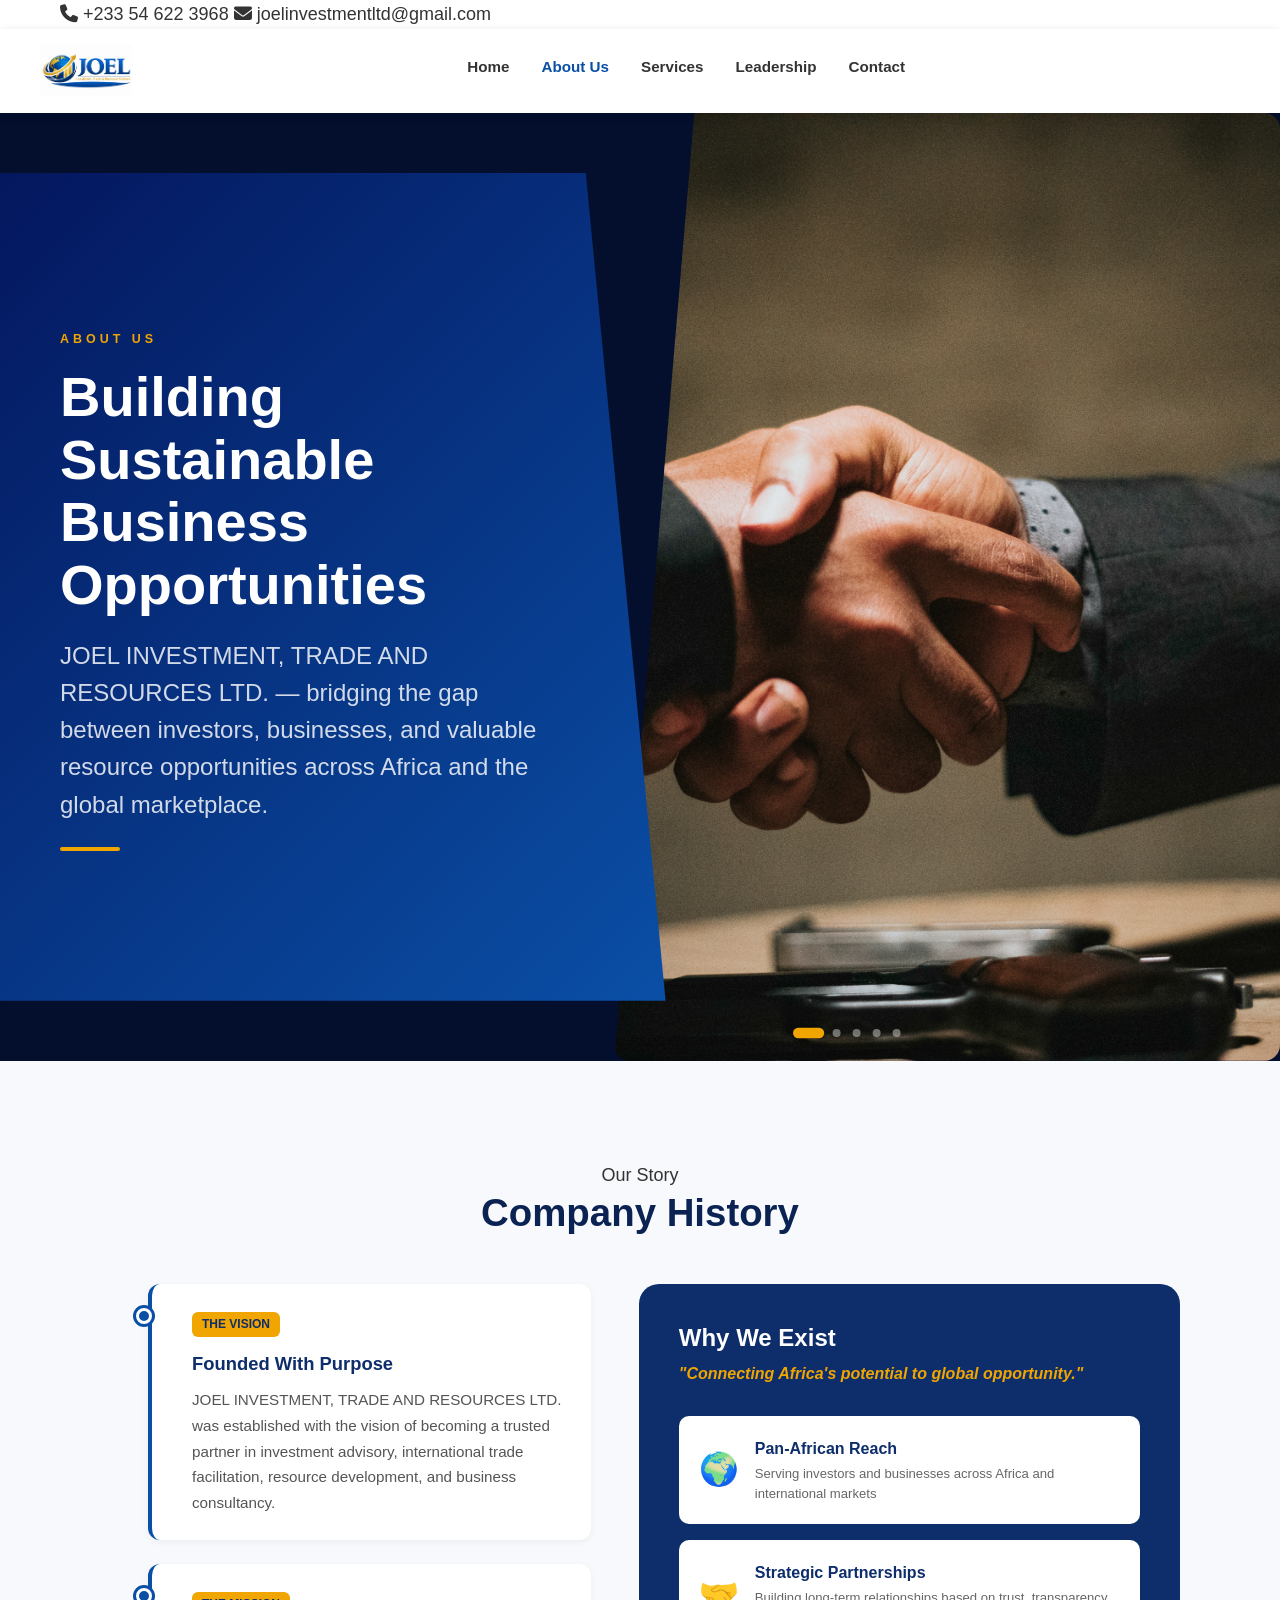
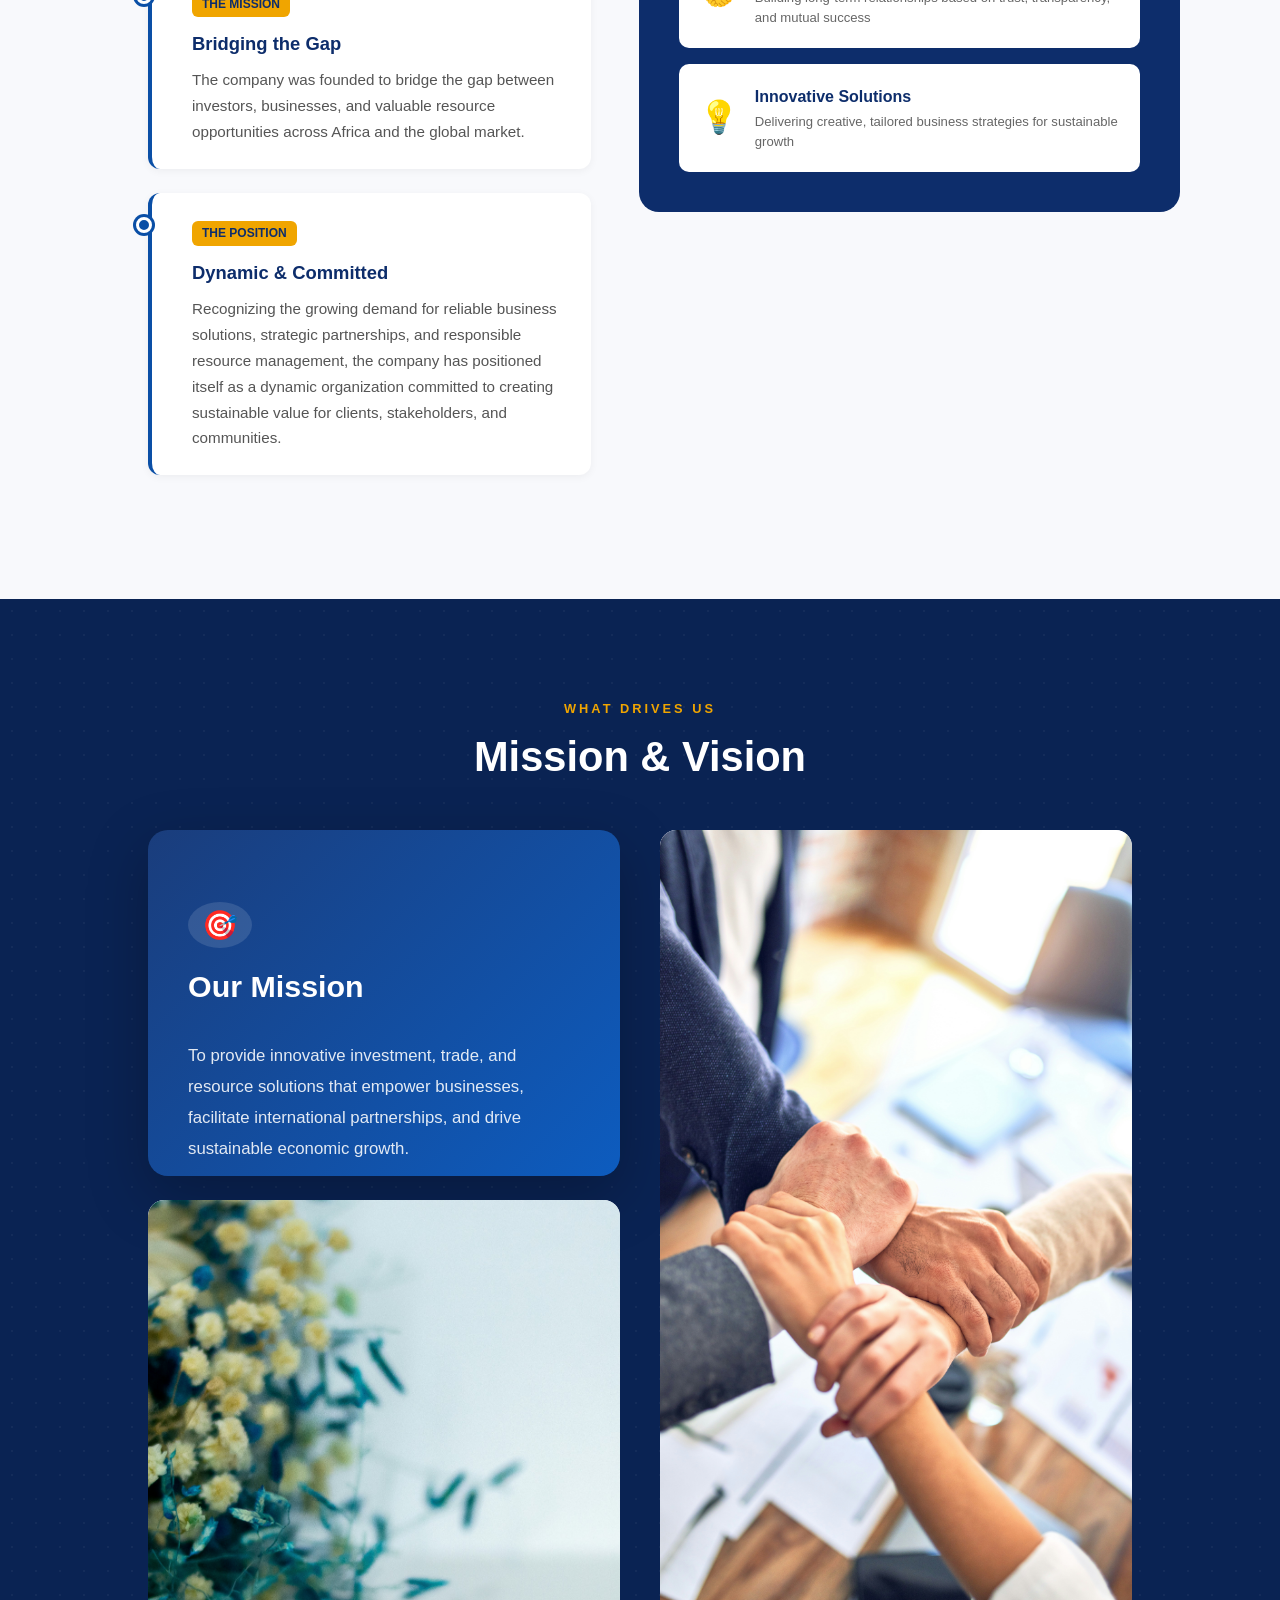
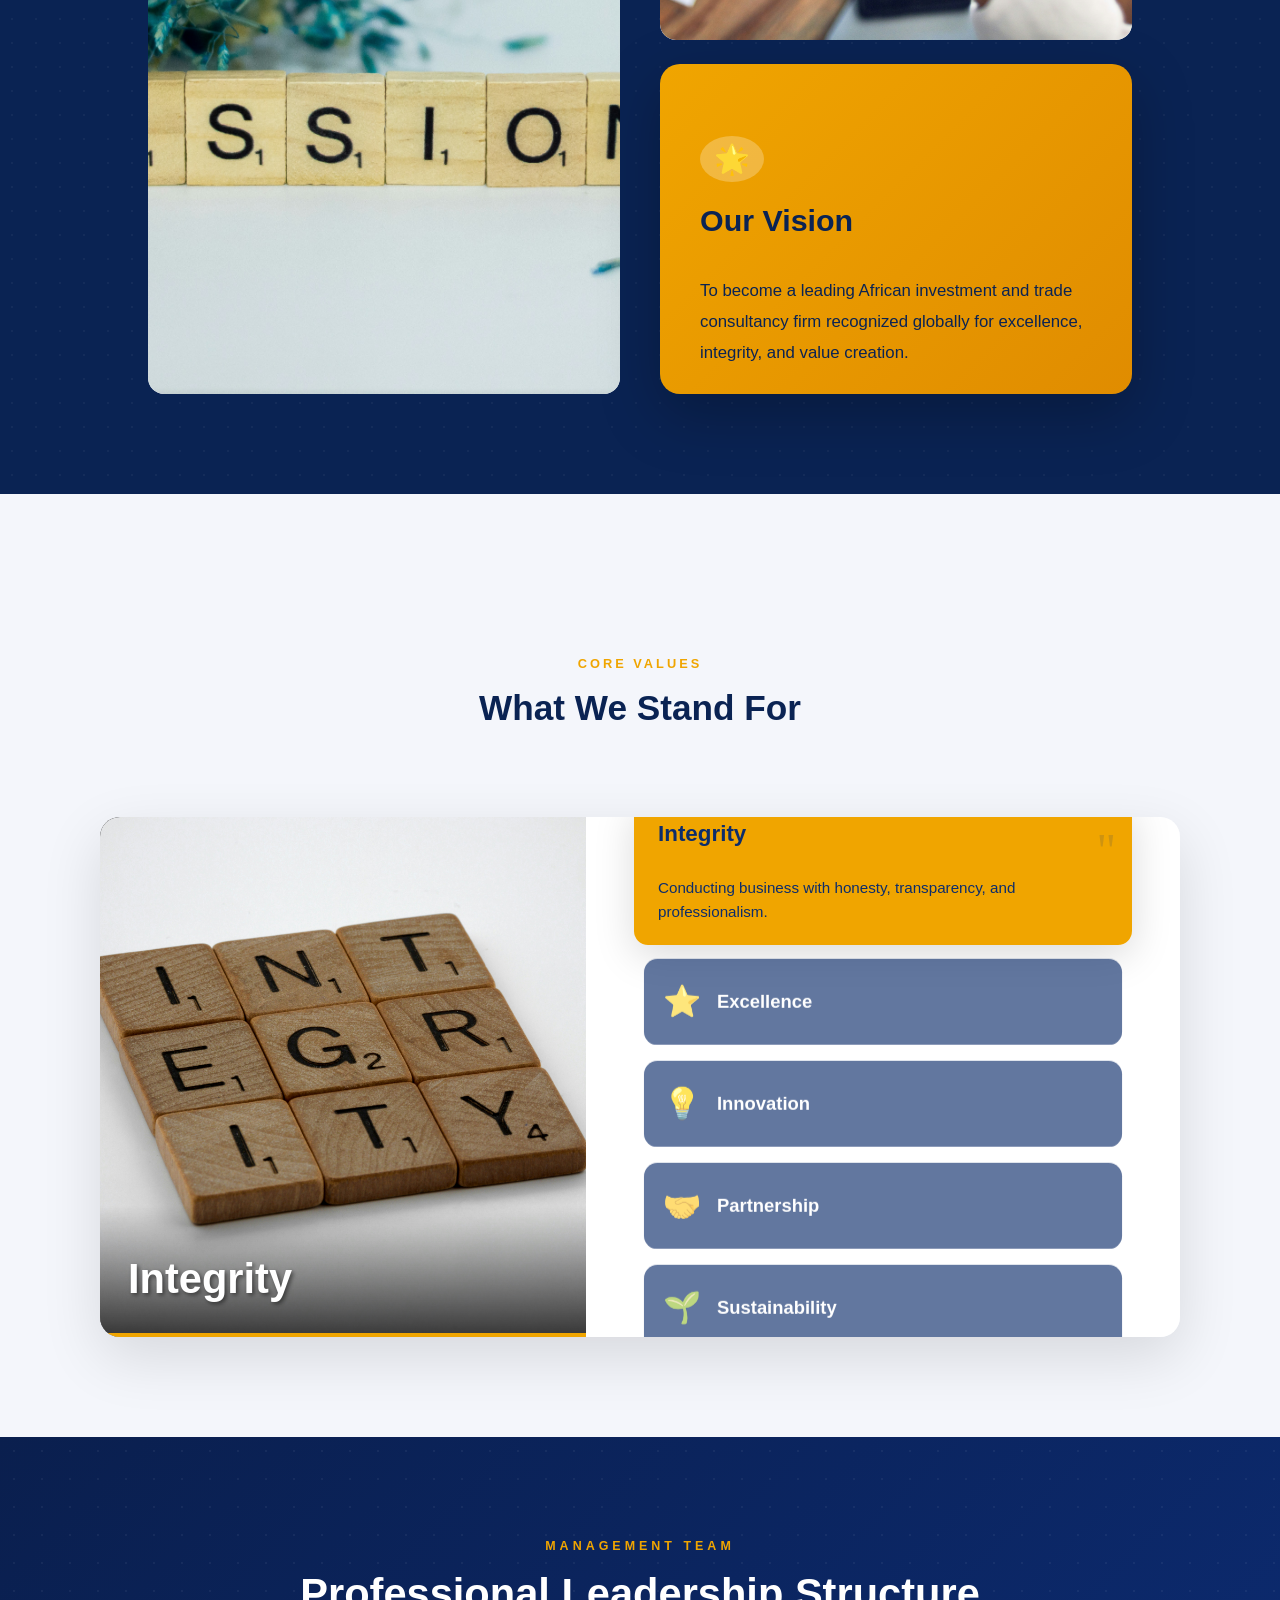
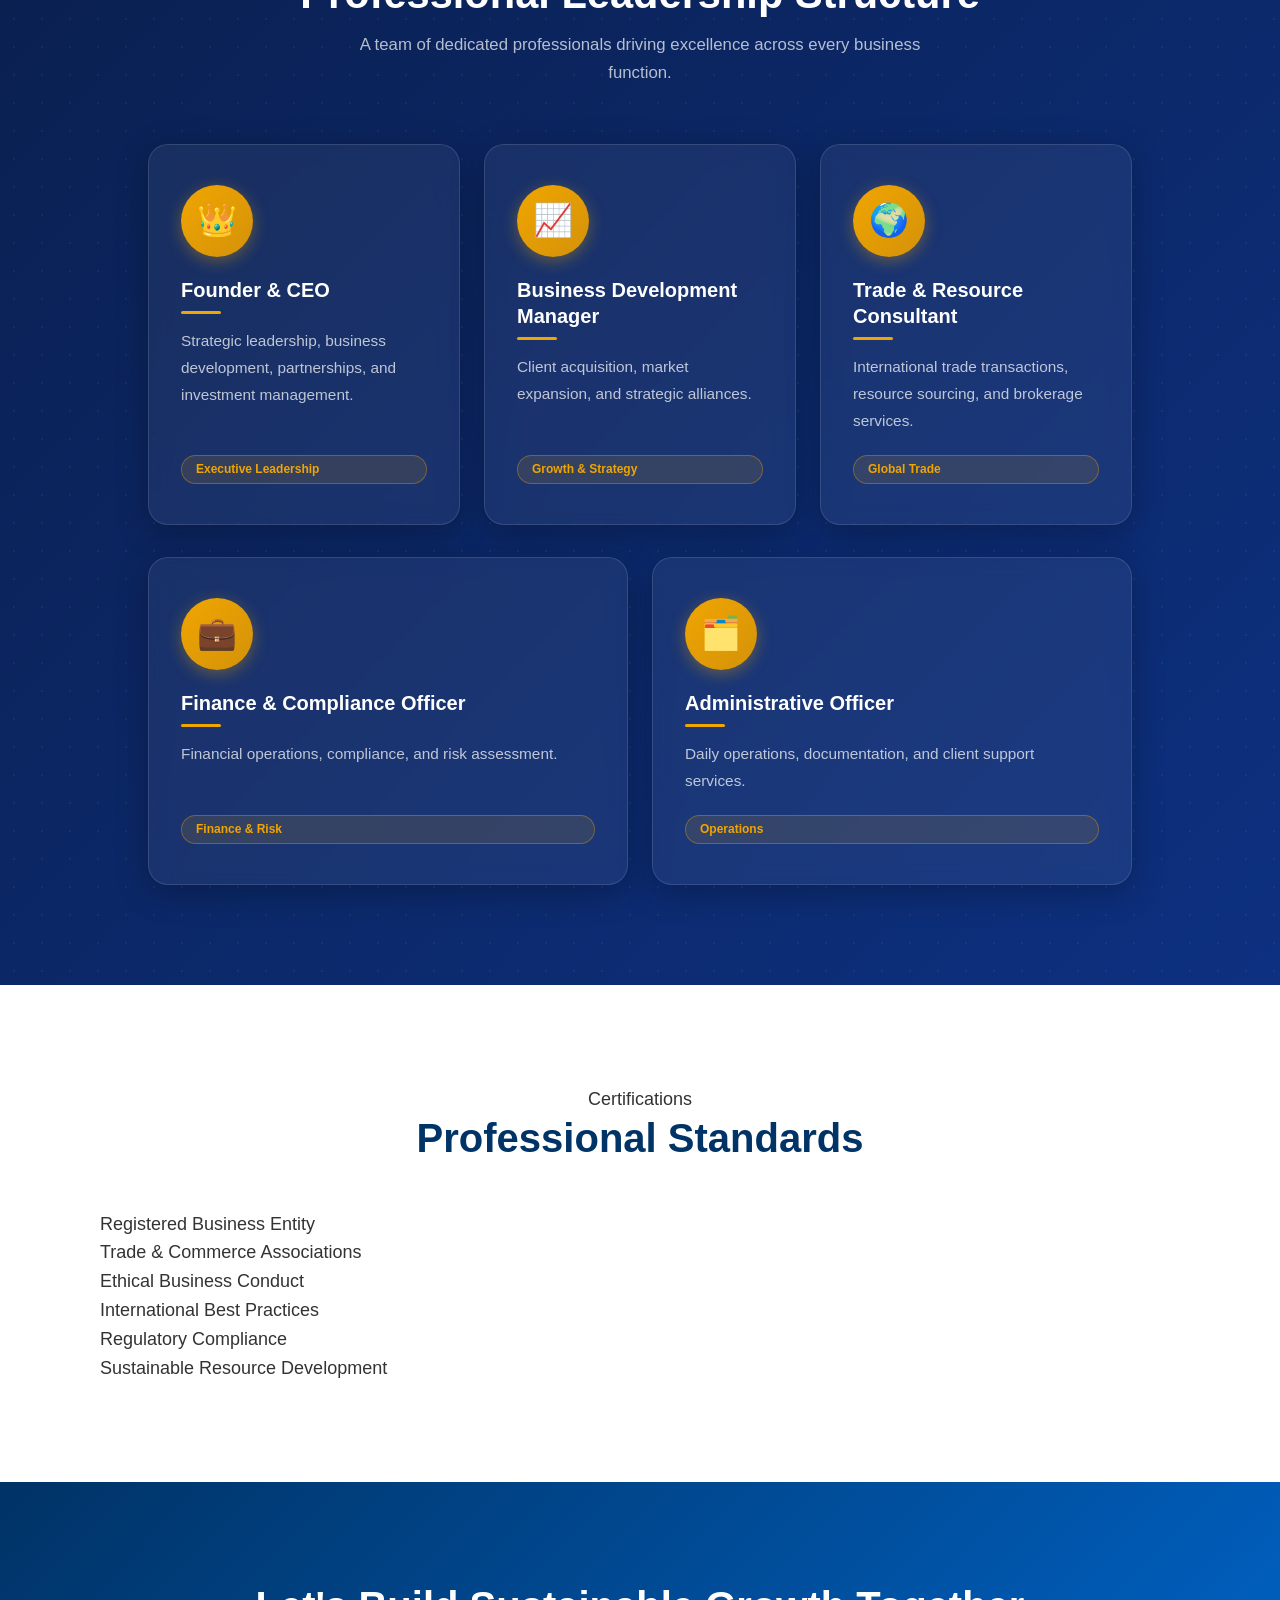
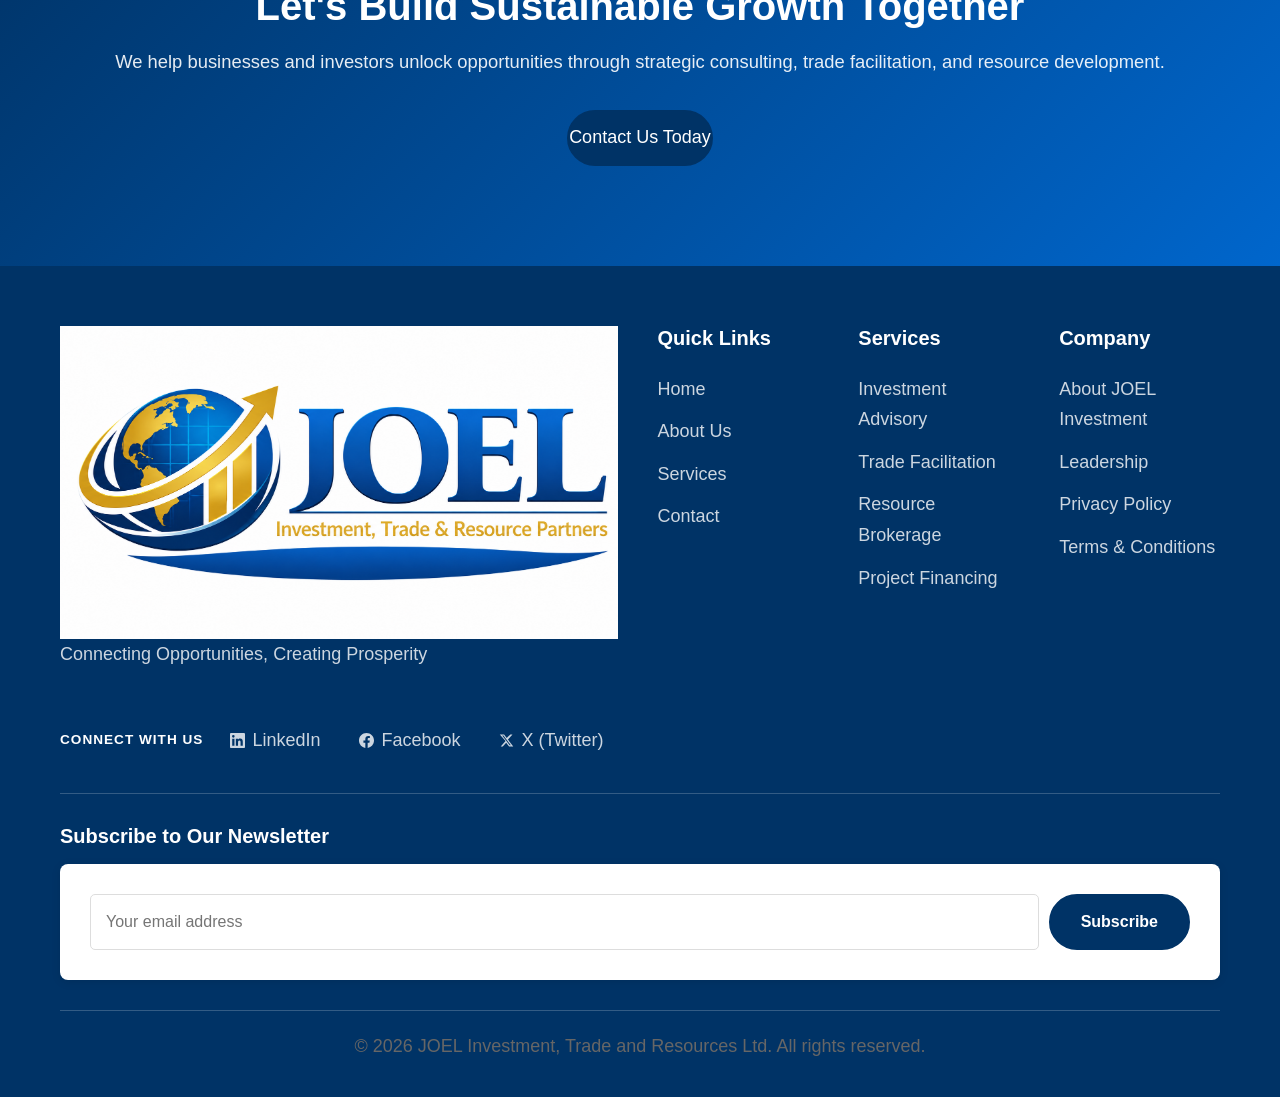
<file: about.html>
<!doctype html>
<html lang="en">
    <head>
        <meta charset="UTF-8" />
        <meta name="viewport" content="width=device-width, initial-scale=1.0" />

        <title>About Us | JOEL INVESTMENT, TRADE AND RESOURCES LTD.</title>

        <meta
            name="description"
            content="Learn about JOEL INVESTMENT, TRADE AND RESOURCES LTD., our mission, vision, values, leadership, and commitment to sustainable investment, trade, and resource development."
        />

        <link rel="stylesheet" href="assets/css/style.css" />
        <link rel="stylesheet" href="assets/css/responsive.css" />
        <link rel="stylesheet" href="assets/css/mobile-responsive-complete.css" />
<link rel="preconnect" href="https://fonts.googleapis.com" />
        <link
            href="https://fonts.googleapis.com/css2?family=Poppins:wght@300;400;500;600;700;800&family=Open+Sans:wght@300;400;500;600;700&display=swap"
            rel="stylesheet"
        />

        <link
            rel="stylesheet"
            href="https://cdnjs.cloudflare.com/ajax/libs/font-awesome/6.5.1/css/all.min.css"
        />

        <!-- Canonical Tag -->
        <link rel="canonical" href="https://www.yourdomain.com/about.html" />

        <!-- Open Graph Tags -->
        <meta property="og:type" content="website" />
        <meta property="og:title" content="About Us - JOEL INVESTMENT" />
        <meta
            property="og:description"
            content="Learn about JOEL Investment's mission, vision, leadership, and commitment to investment and trade solutions."
        />
        <meta
            property="og:image"
            content="https://www.yourdomain.com/assets/images/logo/joel_investment_logo.jpeg"
        />
        <meta
            property="og:url"
            content="https://www.yourdomain.com/about.html"
        />

        <!-- Twitter/X Cards -->
        <meta name="twitter:card" content="summary_large_image" />
        <meta name="twitter:title" content="About JOEL INVESTMENT" />
        <meta
            name="twitter:description"
            content="Discover our mission, vision, values, and leadership team."
        />
        <meta
            name="twitter:image"
            content="https://www.yourdomain.com/assets/images/logo/joel_investment_logo.jpeg"
        />

        <!-- Organization Schema Markup -->
        <script type="application/ld+json">
            {
                "@context": "https://schema.org",
                "@type": "Organization",
                "name": "JOEL INVESTMENT, TRADE AND RESOURCES LTD.",
                "url": "https://www.yourdomain.com",
                "logo": "https://www.yourdomain.com/assets/images/logo/joel_investment_logo.jpeg",
                "email": "joelinvestmentltd@gmail.com",
                "telephone": "+233 54 622 3968",
                "address": [
                    {
                        "@type": "PostalAddress",
                        "streetAddress": "10 Kassim Street",
                        "addressLocality": "Accra",
                        "addressCountry": "Ghana"
                    },
                    {
                        "@type": "PostalAddress",
                        "streetAddress": "Gwarimpa",
                        "addressLocality": "Abuja",
                        "addressCountry": "Nigeria"
                    }
                ],
                "founder": {
                    "@type": "Person",
                    "name": "Okafor C. Arinze"
                },
                "description": "Investment advisory, trade facilitation, financial consultancy, resource brokerage, project financing, and strategic partnerships."
            }
        </script>
    </head>

    <body>
        <!-- Top Bar -->
        <div class="top-bar">
            <div class="container">
                <div class="top-left">
                    <span
                        ><i class="fa-solid fa-phone"></i> +233 54 622
                        3968</span
                    >
                    <span
                        ><i class="fa-solid fa-envelope"></i>
                        joelinvestmentltd@gmail.com</span
                    >
                </div>
            </div>
        </div>

        <!-- Header -->
        <header class="header">
            <div class="container nav-container">
                <a href="index.html" class="logo">
                    <img
                        src="assets/images/logo/joel_investment_logo.png"
                        alt="JOEL Investment Logo"
                    />
                </a>
                <nav class="navbar">
                    <ul class="nav-links" id="mainNavList">
                        <li><a href="index.html">Home</a></li>
                        <li><a href="about.html" class="active">About Us</a></li>
                        <li><a href="services.html">Services</a></li>
                        <li><a href="leadership.html">Leadership</a></li>
                        <li><a href="contact.html">Contact</a></li>
                    </ul>
                </nav>
                <button class="hamburger-btn" id="mainHamburgerBtn" aria-label="Toggle navigation menu" type="button">
                    <span></span>
                    <span></span>
                    <span></span>
                </button>
            </div>
        </header>

        <!-- PAGE HERO - PREMIUM DIAGONAL SPLIT -->

        <section class="about-hero-section" id="aboutHeroSection">
            <!-- LEFT HALF: Text Content -->
            <div class="about-hero-left">
                <div class="about-hero-content">
                    <span class="about-hero-label">About Us</span>
                    <h1 class="about-hero-title">
                        Building Sustainable Business Opportunities
                    </h1>
                    <p class="about-hero-description">
                        JOEL INVESTMENT, TRADE AND RESOURCES LTD. — bridging the
                        gap between investors, businesses, and valuable resource
                        opportunities across Africa and the global marketplace.
                    </p>
                    <div class="about-hero-accent"></div>
                </div>
            </div>

            <!-- RIGHT HALF: Video Carousel -->
            <div class="about-hero-right">
                <div
                    class="about-hero-videos-container hero-video-cycle"
                    id="aboutHeroVideos"
                >
                    <video
                        class="about-hero-video hero-cycle-video active active-video"
                        autoplay
                        muted
                        playsinline
                        preload="auto"
                        poster="assets/images/about-preview3.jpg"
                    >
                        <source
                            src="assets/videos/meeting.mp4"
                            type="video/mp4"
                        />
                    </video>
                    <video
                        class="about-hero-video hero-cycle-video"
                        autoplay
                        muted
                        playsinline
                        preload="auto"
                        poster="assets/images/about-preview3.jpg"
                    >
                        <source
                            src="assets/videos/industrial.mp4"
                            type="video/mp4"
                        />
                    </video>
                    <video
                        class="about-hero-video hero-cycle-video"
                        autoplay
                        muted
                        playsinline
                        preload="auto"
                        poster="assets/images/about-preview3.jpg"
                    >
                        <source
                            src="assets/videos/construction-site.mp4"
                            type="video/mp4"
                        />
                    </video>
                    <video
                        class="about-hero-video hero-cycle-video"
                        autoplay
                        muted
                        playsinline
                        preload="auto"
                        poster="assets/images/about-preview3.jpg"
                    >
                        <source
                            src="assets/videos/environment.mp4"
                            type="video/mp4"
                        />
                    </video>
                    <video
                        class="about-hero-video hero-cycle-video"
                        autoplay
                        muted
                        playsinline
                        preload="auto"
                        poster="assets/images/about-preview3.jpg"
                    >
                        <source
                            src="assets/videos/partnership.mp4"
                            type="video/mp4"
                        />
                    </video>
                </div>

                <!-- Dot Indicators -->
                <div class="about-hero-dots">
                    <div class="about-hero-dot active"></div>
                    <div class="about-hero-dot"></div>
                    <div class="about-hero-dot"></div>
                    <div class="about-hero-dot"></div>
                    <div class="about-hero-dot"></div>
                </div>
            </div>
        </section>

        <!-- COMPANY STORY -->

        <section class="story-section">
            <div class="container">
                <div class="section-title">
                    <span>Our Story</span>
                    <h2>Company History</h2>
                </div>

                <div class="story-grid">
                    <!-- LEFT COLUMN: Timeline -->
                    <div class="story-timeline">
                        <!-- Timeline Entry 1 -->
                        <div class="timeline-entry">
                            <div class="timeline-dot"></div>
                            <span class="entry-badge">The Vision</span>
                            <h3 class="entry-heading">Founded With Purpose</h3>
                            <p class="entry-text">
                                JOEL INVESTMENT, TRADE AND RESOURCES LTD. was
                                established with the vision of becoming a
                                trusted partner in investment advisory,
                                international trade facilitation, resource
                                development, and business consultancy.
                            </p>
                        </div>

                        <!-- Timeline Entry 2 -->
                        <div class="timeline-entry">
                            <div class="timeline-dot"></div>
                            <span class="entry-badge">The Mission</span>
                            <h3 class="entry-heading">Bridging the Gap</h3>
                            <p class="entry-text">
                                The company was founded to bridge the gap
                                between investors, businesses, and valuable
                                resource opportunities across Africa and the
                                global market.
                            </p>
                        </div>

                        <!-- Timeline Entry 3 -->
                        <div class="timeline-entry">
                            <div class="timeline-dot"></div>
                            <span class="entry-badge">The Position</span>
                            <h3 class="entry-heading">Dynamic & Committed</h3>
                            <p class="entry-text">
                                Recognizing the growing demand for reliable
                                business solutions, strategic partnerships, and
                                responsible resource management, the company has
                                positioned itself as a dynamic organization
                                committed to creating sustainable value for
                                clients, stakeholders, and communities.
                            </p>
                        </div>
                    </div>

                    <!-- RIGHT COLUMN: Stats Panel -->
                    <div class="story-panel">
                        <h3 class="panel-title">Why We Exist</h3>
                        <p class="panel-quote">
                            "Connecting Africa's potential to global
                            opportunity."
                        </p>

                        <div class="stats-container">
                            <!-- Stat 1 -->
                            <div class="stat-box">
                                <div class="stat-box-icon">🌍</div>
                                <div class="stat-box-content">
                                    <div class="stat-box-label">
                                        Pan-African Reach
                                    </div>
                                    <div class="stat-box-text">
                                        Serving investors and businesses across
                                        Africa and international markets
                                    </div>
                                </div>
                            </div>

                            <!-- Stat 2 -->
                            <div class="stat-box">
                                <div class="stat-box-icon">🤝</div>
                                <div class="stat-box-content">
                                    <div class="stat-box-label">
                                        Strategic Partnerships
                                    </div>
                                    <div class="stat-box-text">
                                        Building long-term relationships based
                                        on trust, transparency, and mutual
                                        success
                                    </div>
                                </div>
                            </div>

                            <!-- Stat 3 -->
                            <div class="stat-box">
                                <div class="stat-box-icon">💡</div>
                                <div class="stat-box-content">
                                    <div class="stat-box-label">
                                        Innovative Solutions
                                    </div>
                                    <div class="stat-box-text">
                                        Delivering creative, tailored business
                                        strategies for sustainable growth
                                    </div>
                                </div>
                            </div>
                        </div>
                    </div>
                </div>
            </div>
        </section>

        <!-- MISSION & VISION -->

        <section class="mission-vision-section">
            <div class="container">
                <div class="mv-header">
                    <span class="mv-label">What Drives Us</span>
                    <h2 class="mv-main-heading">Mission & Vision</h2>
                </div>

                <div class="mv-grid">
                    <!-- LEFT COLUMN: Mission Text + Image -->
                    <div class="mv-column">
                        <!-- Mission Card -->
                        <div class="mv-card mv-card-mission">
                            <div class="mv-accent-bar"></div>
                            <div class="mv-icon-circle">🎯</div>
                            <h3 class="mv-title">Our Mission</h3>
                            <div class="mv-divider"></div>
                            <p class="mv-text">
                                To provide innovative investment, trade, and
                                resource solutions that empower businesses,
                                facilitate international partnerships, and drive
                                sustainable economic growth.
                            </p>
                            <span class="mv-tag">Our Purpose</span>
                        </div>

                        <!-- Mission Image -->
                        <div class="mission-img-container mission-image mv-image-box">
                            <img
                                src="assets/images/mission.jpg"
                                alt="Our Mission"
                                class="mv-image"
                                style="
                                    width: 100%;
                                    height: 100%;
                                    min-height: 320px;
                                    object-fit: cover;
                                    object-position: center;
                                    display: block;
                                    border-radius: 16px;
                                "
                                loading="eager"
                                onerror="
                                    this.onerror = null;
                                    this.src =
                                        'assets/images/mission1.jpg'
                                "
                            />
                        </div>
                    </div>

                    <!-- RIGHT COLUMN: Vision Text + Image -->
                    <div class="mv-column">
                        <!-- Vision Image -->
                        <div class="vision-img-container vision-image mv-image-box">
                            <img
                                src="assets/images/vision.jpg"
                                alt="Our Vision"
                                class="mv-image"
                                style="
                                    width: 100%;
                                    height: 100%;
                                    min-height: 320px;
                                    object-fit: cover;
                                    object-position: center;
                                    display: block;
                                    border-radius: 16px;
                                "
                                loading="eager"
                                onerror="
                                    this.onerror = null;
                                    this.src =
                                        'assets/images/vision1.jpg'
                                "
                            />
                        </div>

                        <!-- Vision Card -->
                        <div class="mv-card mv-card-vision">
                            <div class="mv-accent-bar"></div>
                            <div class="mv-icon-circle">🌟</div>
                            <h3 class="mv-title">Our Vision</h3>
                            <div class="mv-divider"></div>
                            <p class="mv-text">
                                To become a leading African investment and trade
                                consultancy firm recognized globally for
                                excellence, integrity, and value creation.
                            </p>
                            <span class="mv-tag">Our Destination</span>
                        </div>
                    </div>
                </div>
            </div>
        </section>

        <!-- CORE VALUES -->

        <!-- CORE VALUES - PREMIUM TWO-COLUMN LAYOUT -->
        <section class="cv-section">
            <div class="container">
                <div class="cv-header">
                    <span class="cv-label">Core Values</span>
                    <h2 class="cv-main-heading">What We Stand For</h2>
                </div>

                <div class="cv-grid">
                    <!-- LEFT: Image Panel with Auto-Sliding -->
                    <div class="cv-image-panel">
                        <img
                            src="assets/images/integrity1.jpg"
                            alt="Integrity"
                            class="cv-image-slide active"
                        />
                        <img
                            src="assets/images/excellence1.jpg"
                            alt="Excellence"
                            class="cv-image-slide"
                        />
                        <img
                            src="assets/images/innovation.jpg"
                            alt="Innovation"
                            class="cv-image-slide"
                        />
                        <img
                            src="assets/images/about-preview3.jpg"
                            alt="Partnership"
                            class="cv-image-slide"
                        />
                        <img
                            src="assets/images/sustainability1.jpg"
                            alt="Sustainability"
                            class="cv-image-slide"
                        />

                        <div class="cv-overlay-label">Integrity</div>
                        <div class="cv-progress-bar"></div>
                    </div>

                    <!-- RIGHT: Flipping Value Cards -->
                    <div class="cv-cards-panel">
                        <!-- Card 1: Integrity -->
                        <div class="cv-card active" data-index="0">
                            <div class="cv-card-inner">
                                <div class="cv-card-front">
                                    <div class="cv-card-icon">🛡️</div>
                                    <div class="cv-card-name">Integrity</div>
                                </div>
                                <div class="cv-card-back">
                                    <div class="cv-card-quote">"</div>
                                    <h3 class="cv-back-title">Integrity</h3>
                                    <p class="cv-back-text">
                                        Conducting business with honesty,
                                        transparency, and professionalism.
                                    </p>
                                </div>
                            </div>
                        </div>

                        <!-- Card 2: Excellence -->
                        <div class="cv-card" data-index="1">
                            <div class="cv-card-inner">
                                <div class="cv-card-front">
                                    <div class="cv-card-icon">⭐</div>
                                    <div class="cv-card-name">Excellence</div>
                                </div>
                                <div class="cv-card-back">
                                    <div class="cv-card-quote">"</div>
                                    <h3 class="cv-back-title">Excellence</h3>
                                    <p class="cv-back-text">
                                        Delivering high-quality services and
                                        exceeding client expectations.
                                    </p>
                                </div>
                            </div>
                        </div>

                        <!-- Card 3: Innovation -->
                        <div class="cv-card" data-index="2">
                            <div class="cv-card-inner">
                                <div class="cv-card-front">
                                    <div class="cv-card-icon">💡</div>
                                    <div class="cv-card-name">Innovation</div>
                                </div>
                                <div class="cv-card-back">
                                    <div class="cv-card-quote">"</div>
                                    <h3 class="cv-back-title">Innovation</h3>
                                    <p class="cv-back-text">
                                        Embracing creative solutions and modern
                                        business strategies.
                                    </p>
                                </div>
                            </div>
                        </div>

                        <!-- Card 4: Partnership -->
                        <div class="cv-card" data-index="3">
                            <div class="cv-card-inner">
                                <div class="cv-card-front">
                                    <div class="cv-card-icon">🤝</div>
                                    <div class="cv-card-name">Partnership</div>
                                </div>
                                <div class="cv-card-back">
                                    <div class="cv-card-quote">"</div>
                                    <h3 class="cv-back-title">Partnership</h3>
                                    <p class="cv-back-text">
                                        Building long-term relationships based
                                        on trust and mutual success.
                                    </p>
                                </div>
                            </div>
                        </div>

                        <!-- Card 5: Sustainability -->
                        <div class="cv-card" data-index="4">
                            <div class="cv-card-inner">
                                <div class="cv-card-front">
                                    <div class="cv-card-icon">🌱</div>
                                    <div class="cv-card-name">
                                        Sustainability
                                    </div>
                                </div>
                                <div class="cv-card-back">
                                    <div class="cv-card-quote">"</div>
                                    <h3 class="cv-back-title">
                                        Sustainability
                                    </h3>
                                    <p class="cv-back-text">
                                        Promoting responsible business practices
                                        and resource management.
                                    </p>
                                </div>
                            </div>
                        </div>
                    </div>
                </div>
            </div>
        </section>

        <!-- MANAGEMENT TEAM - PREMIUM GLASS-MORPHISM LAYOUT -->
        <section class="mgmt-section">
            <div class="container">
                <div class="mgmt-header">
                    <span class="mgmt-label">Management Team</span>
                    <h2 class="mgmt-heading">
                        Professional Leadership Structure
                    </h2>
                    <p class="mgmt-subtitle">
                        A team of dedicated professionals driving excellence
                        across every business function.
                    </p>
                </div>

                <div class="mgmt-cards-wrapper">
                    <!-- Row 1: 3 Cards -->
                    <div class="mgmt-grid-row">
                        <!-- Card 1: Founder & CEO -->
                        <div class="mgmt-card" data-index="0">
                            <div class="mgmt-card-icon">👑</div>
                            <h3 class="mgmt-card-title">Founder & CEO</h3>
                            <div class="mgmt-card-divider"></div>
                            <p class="mgmt-card-text">
                                Strategic leadership, business development,
                                partnerships, and investment management.
                            </p>
                            <span class="mgmt-card-tag"
                                >Executive Leadership</span
                            >
                        </div>

                        <!-- Card 2: Business Development Manager -->
                        <div class="mgmt-card" data-index="1">
                            <div class="mgmt-card-icon">📈</div>
                            <h3 class="mgmt-card-title">
                                Business Development Manager
                            </h3>
                            <div class="mgmt-card-divider"></div>
                            <p class="mgmt-card-text">
                                Client acquisition, market expansion, and
                                strategic alliances.
                            </p>
                            <span class="mgmt-card-tag">Growth & Strategy</span>
                        </div>

                        <!-- Card 3: Trade & Resource Consultant -->
                        <div class="mgmt-card" data-index="2">
                            <div class="mgmt-card-icon">🌍</div>
                            <h3 class="mgmt-card-title">
                                Trade & Resource Consultant
                            </h3>
                            <div class="mgmt-card-divider"></div>
                            <p class="mgmt-card-text">
                                International trade transactions, resource
                                sourcing, and brokerage services.
                            </p>
                            <span class="mgmt-card-tag">Global Trade</span>
                        </div>
                    </div>

                    <!-- Row 2: 2 Centered Cards -->
                    <div class="mgmt-grid-row mgmt-grid-row-centered">
                        <!-- Card 4: Finance & Compliance Officer -->
                        <div class="mgmt-card" data-index="3">
                            <div class="mgmt-card-icon">💼</div>
                            <h3 class="mgmt-card-title">
                                Finance & Compliance Officer
                            </h3>
                            <div class="mgmt-card-divider"></div>
                            <p class="mgmt-card-text">
                                Financial operations, compliance, and risk
                                assessment.
                            </p>
                            <span class="mgmt-card-tag">Finance & Risk</span>
                        </div>

                        <!-- Card 5: Administrative Officer -->
                        <div class="mgmt-card" data-index="4">
                            <div class="mgmt-card-icon">🗂️</div>
                            <h3 class="mgmt-card-title">
                                Administrative Officer
                            </h3>
                            <div class="mgmt-card-divider"></div>
                            <p class="mgmt-card-text">
                                Daily operations, documentation, and client
                                support services.
                            </p>
                            <span class="mgmt-card-tag">Operations</span>
                        </div>
                    </div>
                </div>
            </div>
        </section>

        <!-- CERTIFICATIONS -->

        <section>
            <div class="container">
                <div class="section-title">
                    <span>Certifications</span>

                    <h2>Professional Standards</h2>
                </div>

                <div class="industry-grid">
                    <div>Registered Business Entity</div>

                    <div>Trade & Commerce Associations</div>

                    <div>Ethical Business Conduct</div>

                    <div>International Best Practices</div>

                    <div>Regulatory Compliance</div>

                    <div>Sustainable Resource Development</div>
                </div>
            </div>
        </section>

        <!-- CTA -->

        <section class="cta">
            <div class="container">
                <h2>Let's Build Sustainable Growth Together</h2>

                <p>
                    We help businesses and investors unlock opportunities
                    through strategic consulting, trade facilitation, and
                    resource development.
                </p>

                <a href="contact.html" class="btn-primary">
                    Contact Us Today
                </a>
            </div>
        </section>

        <!-- Footer -->
        <footer class="footer">
            <div class="container">
                <div class="footer-grid">
                    <div class="footer-section">
                        <img
                            src="assets/images/logo/joel_investment_logo.png"
                            class="footer-logo"
                            alt="JOEL Investment Logo"
                        />
                        <p>Connecting Opportunities, Creating Prosperity</p>
                    </div>
                    <div class="footer-section">
                        <h4>Quick Links</h4>
                        <ul>
                            <li><a href="index.html">Home</a></li>
                            <li><a href="about.html">About Us</a></li>
                            <li><a href="services.html">Services</a></li>
                            <li><a href="contact.html">Contact</a></li>
                        </ul>
                    </div>

                    <div class="footer-section">
                        <h4>Services</h4>
                        <ul>
                            <li>
                                <a href="services.html#investment"
                                    >Investment Advisory</a
                                >
                            </li>
                            <li>
                                <a href="services.html#trade"
                                    >Trade Facilitation</a
                                >
                            </li>
                            <li>
                                <a href="services.html#resources"
                                    >Resource Brokerage</a
                                >
                            </li>
                            <li>
                                <a href="services.html#financing"
                                    >Project Financing</a
                                >
                            </li>
                        </ul>
                    </div>

                    <div class="footer-section">
                        <h4>Company</h4>
                        <ul>
                            <li>
                                <a href="about.html">About JOEL Investment</a>
                            </li>
                            <li><a href="leadership.html">Leadership</a></li>
                            <li>
                                <a href="privacy-policy.html">Privacy Policy</a>
                            </li>
                            <li><a href="terms.html">Terms & Conditions</a></li>
                        </ul>
                    </div>

                    <div class="footer-section">
                        <div class="footer-social">
                            <h4 class="footer-social-title">Connect With Us</h4>
                            <div class="social-links-row">
                                <a
                                    href="https://linkedin.com/company/joel-investment"
                                    target="_blank"
                                    rel="noopener noreferrer"
                                    class="social-link social-link--linkedin"
                                    aria-label="LinkedIn"
                                >
                                    <span class="social-icon">
                                        <svg
                                            width="18"
                                            height="18"
                                            viewBox="0 0 24 24"
                                            fill="currentColor"
                                        >
                                            <path
                                                d="M20.447 20.452h-3.554v-5.569c0-1.328-.027-3.037-1.852-3.037-1.853 0-2.136 1.445-2.136 2.939v5.667H9.351V9h3.414v1.561h.046c.477-.9 1.637-1.85 3.37-1.85 3.601 0 4.267 2.37 4.267 5.455v6.286zM5.337 7.433a2.062 2.062 0 01-2.063-2.065 2.064 2.064 0 112.063 2.065zm1.782 13.019H3.555V9h3.564v11.452zM22.225 0H1.771C.792 0 0 .774 0 1.729v20.542C0 23.227.792 24 1.771 24h20.451C23.2 24 24 23.227 24 22.271V1.729C24 .774 23.2 0 22.222 0h.003z"
                                            />
                                        </svg>
                                    </span>
                                    <span class="social-label">LinkedIn</span>
                                </a>

                                <a
                                    href="https://www.facebook.com/profile.php?id=61589858708679"
                                    target="_blank"
                                    rel="noopener noreferrer"
                                    class="social-link social-link--facebook"
                                    aria-label="Facebook"
                                >
                                    <span class="social-icon">
                                        <svg
                                            width="18"
                                            height="18"
                                            viewBox="0 0 24 24"
                                            fill="currentColor"
                                        >
                                            <path
                                                d="M24 12.073c0-6.627-5.373-12-12-12s-12 5.373-12 12c0 5.99 4.388 10.954 10.125 11.854v-8.385H7.078v-3.47h3.047V9.43c0-3.007 1.792-4.669 4.533-4.669 1.312 0 2.686.235 2.686.235v2.953H15.83c-1.491 0-1.956.925-1.956 1.874v2.25h3.328l-.532 3.47h-2.796v8.385C19.612 23.027 24 18.062 24 12.073z"
                                            />
                                        </svg>
                                    </span>
                                    <span class="social-label">Facebook</span>
                                </a>

                                <a
                                    href="https://twitter.com/joelinvestment"
                                    target="_blank"
                                    rel="noopener noreferrer"
                                    class="social-link social-link--twitter"
                                    aria-label="Twitter / X"
                                >
                                    <span class="social-icon">
                                        <svg
                                            width="18"
                                            height="18"
                                            viewBox="0 0 24 24"
                                            fill="currentColor"
                                        >
                                            <path
                                                d="M18.244 2.25h3.308l-7.227 8.26 8.502 11.24H16.17l-4.714-6.231-5.401 6.231H2.744l7.737-8.835L1.254 2.25H8.08l4.253 5.622zm-1.161 17.52h1.833L7.084 4.126H5.117z"
                                            />
                                        </svg>
                                    </span>
                                    <span class="social-label"
                                        >X (Twitter)</span
                                    >
                                </a>
                            </div>
                        </div>
                    </div>
                </div>

                <div class="footer-newsletter">
                    <h4>Subscribe to Our Newsletter</h4>
                    <form class="newsletter-form">
                        <input
                            type="email"
                            placeholder="Your email address"
                            required
                        />
                        <button type="submit" class="btn btn-primary">
                            Subscribe
                        </button>
                    </form>
                </div>

                <div class="footer-bottom">
                    <p>
                        &copy; 2026 JOEL Investment, Trade and Resources Ltd.
                        All rights reserved.
                    </p>
                </div>
            </div>
        </footer>

        <script src="assets/js/mobile-fixes.js"></script>
    <script src="assets/js/main.js"></script>
    <script>
(function() {
  var btn = document.getElementById('mainHamburgerBtn');
  var nav = document.getElementById('mainNavList');
  if (!btn || !nav) return;

  // Create backdrop element once
  var backdrop = document.createElement('div');
  backdrop.className = 'nav-backdrop';
  document.body.appendChild(backdrop);

  function openMenu() {
    nav.classList.add('is-open');
    backdrop.classList.add('is-visible');
    btn.classList.add('is-active');
    document.body.style.overflow = 'hidden';
  }

  function closeMenu() {
    nav.classList.remove('is-open');
    backdrop.classList.remove('is-visible');
    btn.classList.remove('is-active');
    document.body.style.overflow = '';
  }

  btn.addEventListener('click', function(e) {
    e.preventDefault();
    e.stopPropagation();
    nav.classList.contains('is-open') ? closeMenu() : openMenu();
  });

  backdrop.addEventListener('click', closeMenu);

  nav.querySelectorAll('a').forEach(function(link) {
    link.addEventListener('click', closeMenu);
  });

  document.addEventListener('keydown', function(e) {
    if (e.key === 'Escape') closeMenu();
  });

  window.addEventListener('resize', function() {
    if (window.innerWidth > 768) closeMenu();
  });
})();
</script>
</body>
</html>
</file>
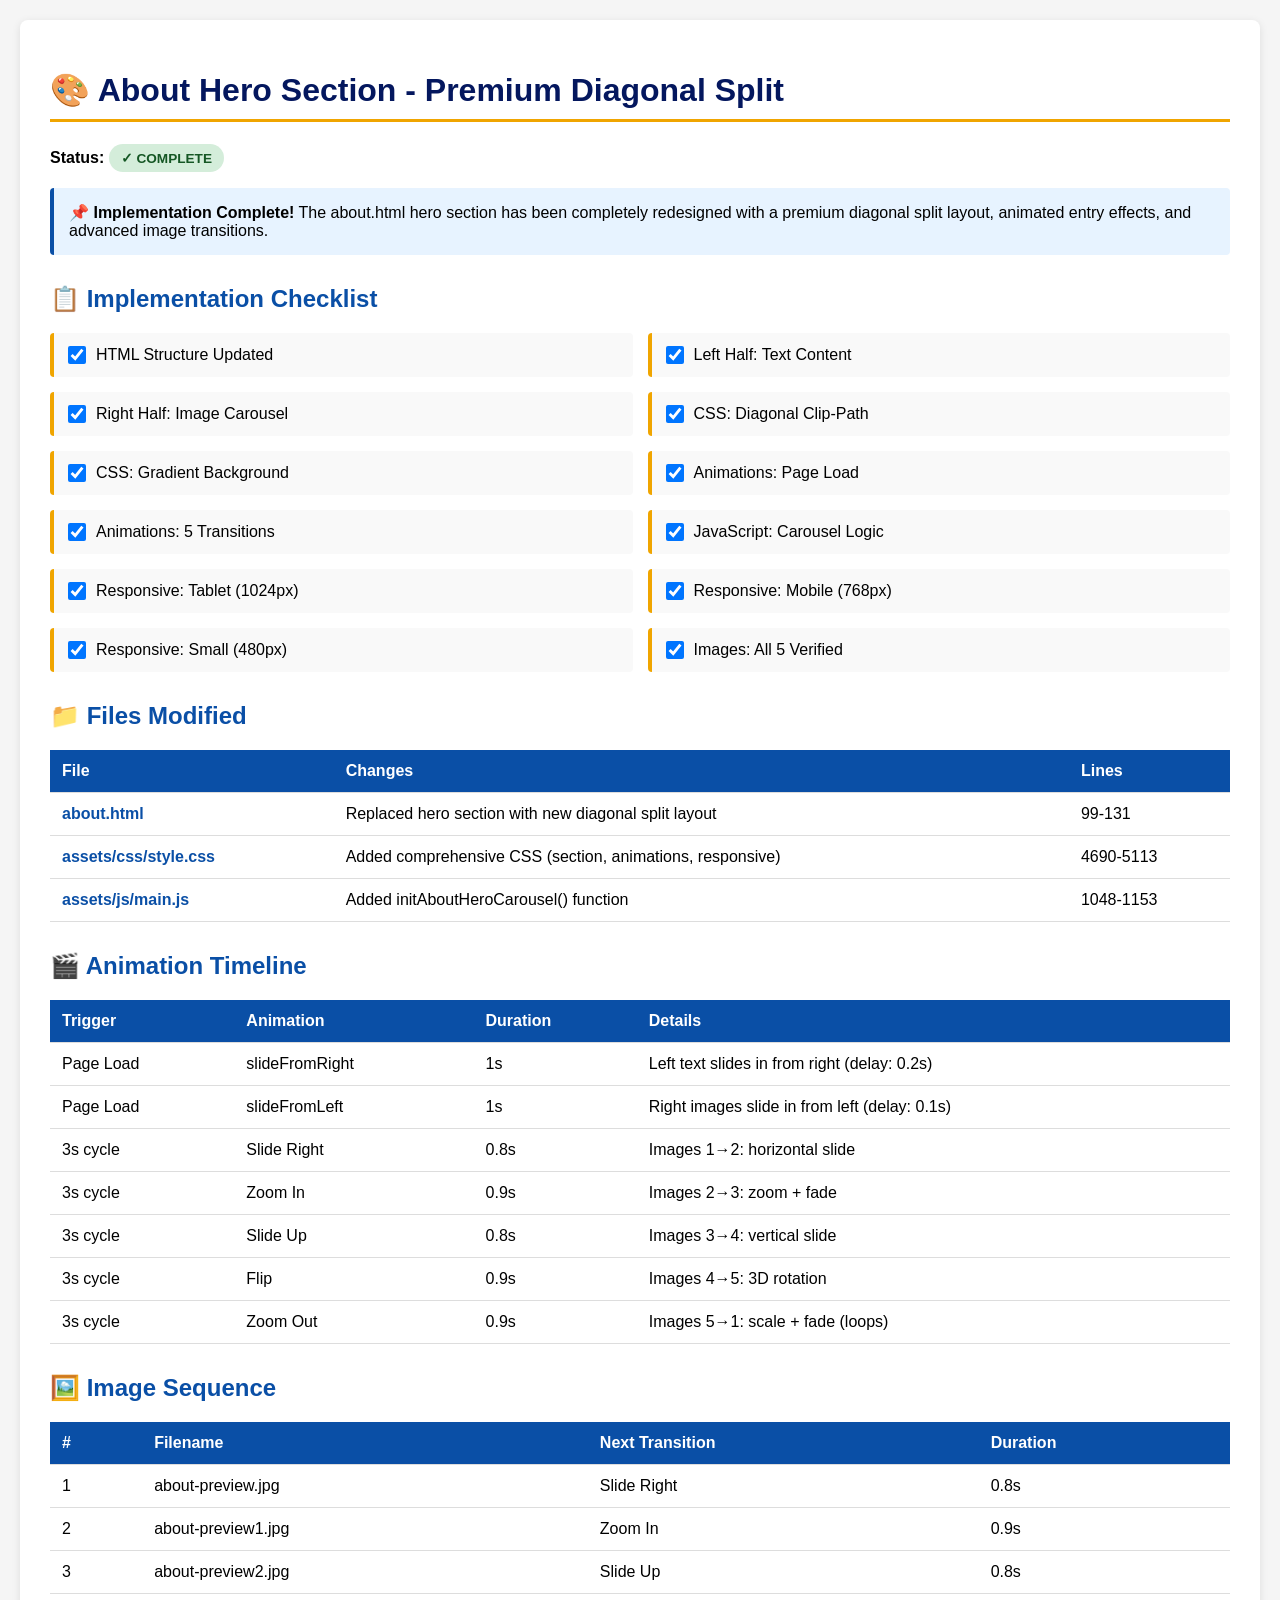
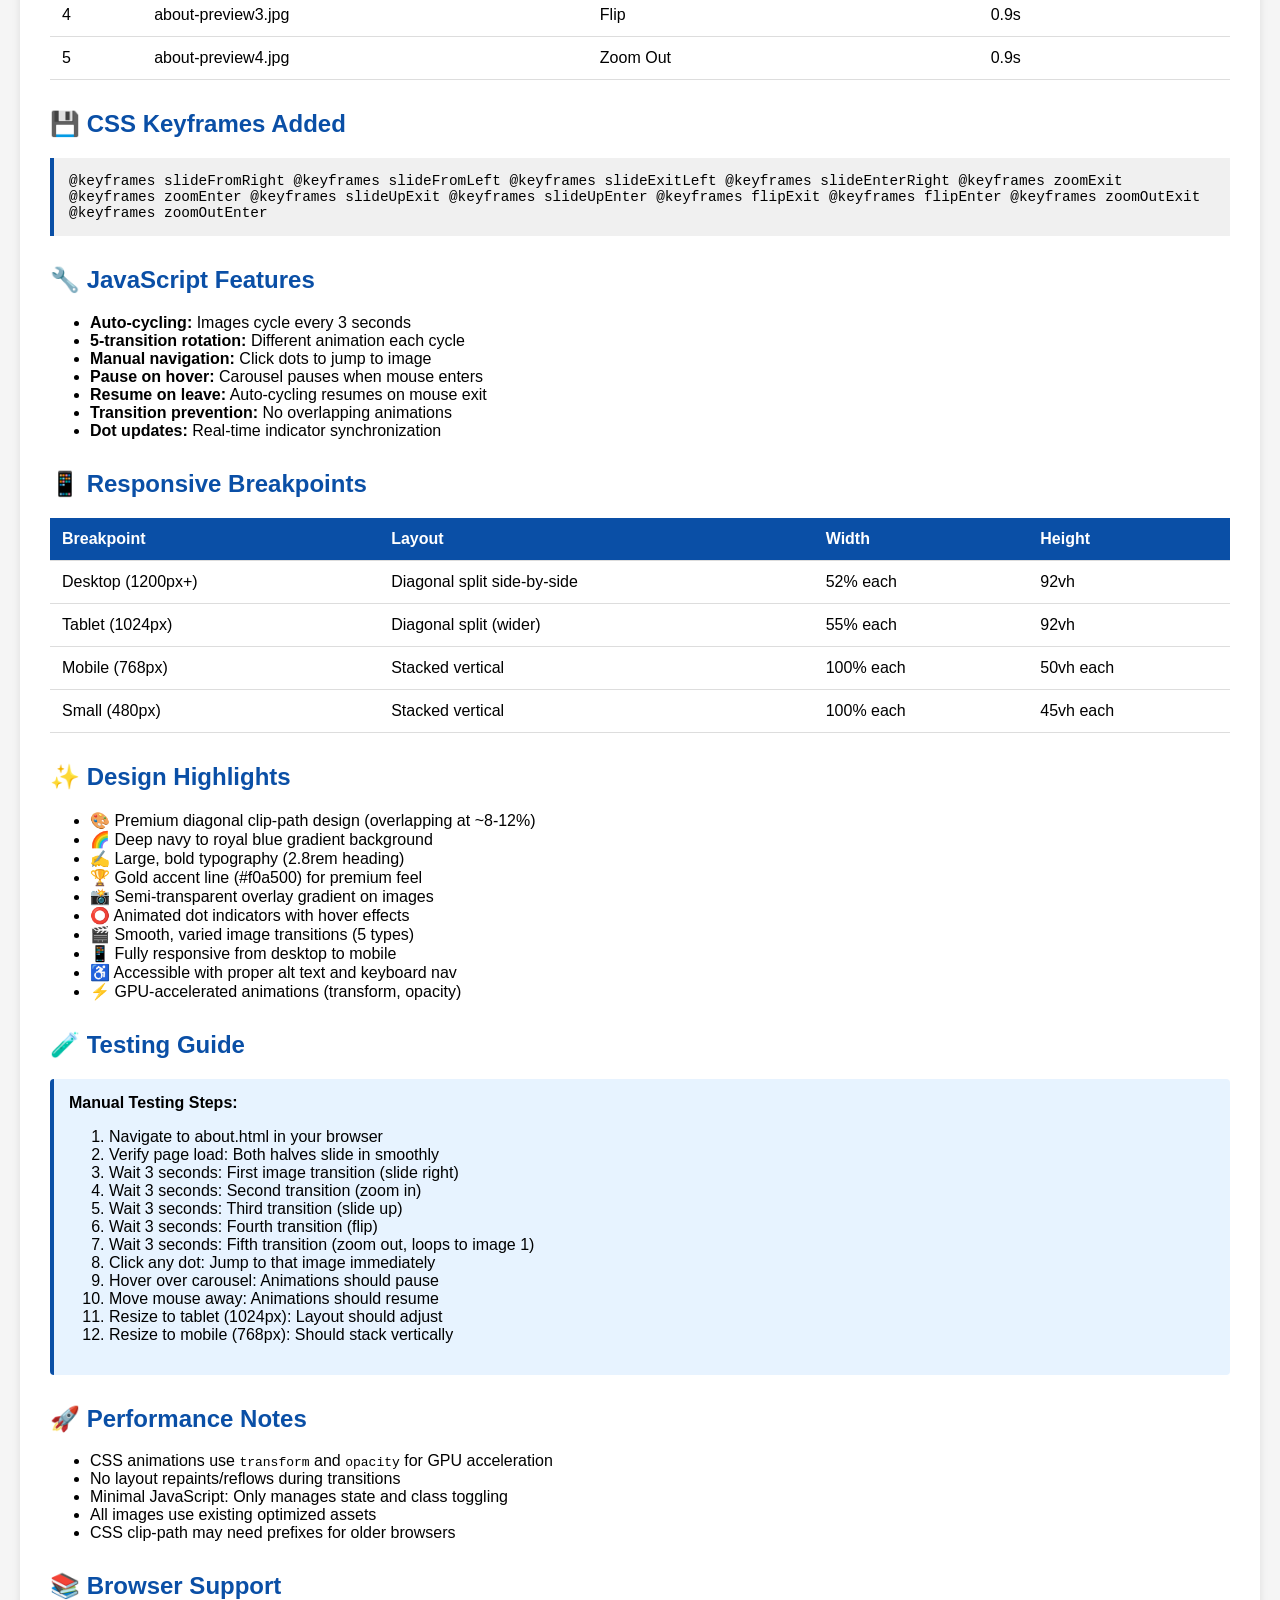
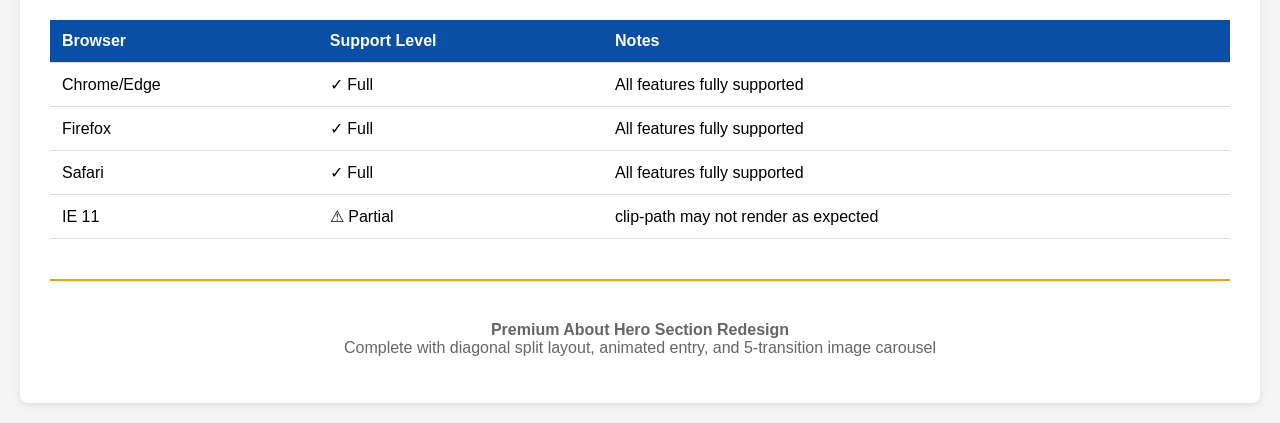
<file: ABOUT_HERO_VERIFICATION.html>
<!DOCTYPE html>
<html lang="en">
<head>
    <meta charset="UTF-8">
    <meta name="viewport" content="width=device-width, initial-scale=1.0">
    <title>About Hero Section - Implementation Verification</title>
    <link rel="stylesheet" href="https://cdnjs.cloudflare.com/ajax/libs/font-awesome/6.5.1/css/all.min.css">
    <style>
        body {
            font-family: 'Poppins', sans-serif;
            margin: 0;
            padding: 20px;
            background: #f5f5f5;
        }
        .container {
            max-width: 1200px;
            margin: 0 auto;
            background: white;
            padding: 30px;
            border-radius: 8px;
            box-shadow: 0 2px 8px rgba(0,0,0,0.1);
        }
        h1 {
            color: #04175e;
            border-bottom: 3px solid #f0a500;
            padding-bottom: 10px;
        }
        h2 {
            color: #0a4fa6;
            margin-top: 30px;
        }
        .checklist {
            display: grid;
            grid-template-columns: repeat(2, 1fr);
            gap: 15px;
            margin: 20px 0;
        }
        .check-item {
            display: flex;
            align-items: center;
            padding: 10px;
            background: #f9f9f9;
            border-left: 4px solid #f0a500;
            border-radius: 4px;
        }
        .check-item input[type="checkbox"] {
            margin-right: 10px;
            width: 18px;
            height: 18px;
            cursor: pointer;
        }
        .code-block {
            background: #f0f0f0;
            border-left: 4px solid #0a4fa6;
            padding: 15px;
            margin: 15px 0;
            font-family: 'Courier New', monospace;
            font-size: 0.9rem;
            overflow-x: auto;
        }
        .status-badge {
            display: inline-block;
            padding: 6px 12px;
            border-radius: 20px;
            font-size: 0.85rem;
            font-weight: 600;
        }
        .status-complete {
            background: #d4edda;
            color: #155724;
        }
        .status-pending {
            background: #fff3cd;
            color: #856404;
        }
        table {
            width: 100%;
            border-collapse: collapse;
            margin: 20px 0;
        }
        th, td {
            padding: 12px;
            text-align: left;
            border-bottom: 1px solid #ddd;
        }
        th {
            background: #0a4fa6;
            color: white;
            font-weight: 600;
        }
        tr:hover {
            background: #f5f5f5;
        }
        .file-path {
            color: #0a4fa6;
            font-weight: 600;
        }
        .note {
            background: #e7f3ff;
            border-left: 4px solid #0a4fa6;
            padding: 15px;
            margin: 15px 0;
            border-radius: 4px;
        }
    </style>
</head>
<body>
    <div class="container">
        <h1>🎨 About Hero Section - Premium Diagonal Split</h1>
        <p><strong>Status:</strong> <span class="status-badge status-complete">✓ COMPLETE</span></p>

        <div class="note">
            <strong>📌 Implementation Complete!</strong> The about.html hero section has been completely redesigned with a premium diagonal split layout, animated entry effects, and advanced image transitions.
        </div>

        <h2>📋 Implementation Checklist</h2>
        <div class="checklist">
            <label class="check-item">
                <input type="checkbox" checked>
                <span>HTML Structure Updated</span>
            </label>
            <label class="check-item">
                <input type="checkbox" checked>
                <span>Left Half: Text Content</span>
            </label>
            <label class="check-item">
                <input type="checkbox" checked>
                <span>Right Half: Image Carousel</span>
            </label>
            <label class="check-item">
                <input type="checkbox" checked>
                <span>CSS: Diagonal Clip-Path</span>
            </label>
            <label class="check-item">
                <input type="checkbox" checked>
                <span>CSS: Gradient Background</span>
            </label>
            <label class="check-item">
                <input type="checkbox" checked>
                <span>Animations: Page Load</span>
            </label>
            <label class="check-item">
                <input type="checkbox" checked>
                <span>Animations: 5 Transitions</span>
            </label>
            <label class="check-item">
                <input type="checkbox" checked>
                <span>JavaScript: Carousel Logic</span>
            </label>
            <label class="check-item">
                <input type="checkbox" checked>
                <span>Responsive: Tablet (1024px)</span>
            </label>
            <label class="check-item">
                <input type="checkbox" checked>
                <span>Responsive: Mobile (768px)</span>
            </label>
            <label class="check-item">
                <input type="checkbox" checked>
                <span>Responsive: Small (480px)</span>
            </label>
            <label class="check-item">
                <input type="checkbox" checked>
                <span>Images: All 5 Verified</span>
            </label>
        </div>

        <h2>📁 Files Modified</h2>
        <table>
            <tr>
                <th>File</th>
                <th>Changes</th>
                <th>Lines</th>
            </tr>
            <tr>
                <td class="file-path">about.html</td>
                <td>Replaced hero section with new diagonal split layout</td>
                <td>99-131</td>
            </tr>
            <tr>
                <td class="file-path">assets/css/style.css</td>
                <td>Added comprehensive CSS (section, animations, responsive)</td>
                <td>4690-5113</td>
            </tr>
            <tr>
                <td class="file-path">assets/js/main.js</td>
                <td>Added initAboutHeroCarousel() function</td>
                <td>1048-1153</td>
            </tr>
        </table>

        <h2>🎬 Animation Timeline</h2>
        <table>
            <tr>
                <th>Trigger</th>
                <th>Animation</th>
                <th>Duration</th>
                <th>Details</th>
            </tr>
            <tr>
                <td>Page Load</td>
                <td>slideFromRight</td>
                <td>1s</td>
                <td>Left text slides in from right (delay: 0.2s)</td>
            </tr>
            <tr>
                <td>Page Load</td>
                <td>slideFromLeft</td>
                <td>1s</td>
                <td>Right images slide in from left (delay: 0.1s)</td>
            </tr>
            <tr>
                <td>3s cycle</td>
                <td>Slide Right</td>
                <td>0.8s</td>
                <td>Images 1→2: horizontal slide</td>
            </tr>
            <tr>
                <td>3s cycle</td>
                <td>Zoom In</td>
                <td>0.9s</td>
                <td>Images 2→3: zoom + fade</td>
            </tr>
            <tr>
                <td>3s cycle</td>
                <td>Slide Up</td>
                <td>0.8s</td>
                <td>Images 3→4: vertical slide</td>
            </tr>
            <tr>
                <td>3s cycle</td>
                <td>Flip</td>
                <td>0.9s</td>
                <td>Images 4→5: 3D rotation</td>
            </tr>
            <tr>
                <td>3s cycle</td>
                <td>Zoom Out</td>
                <td>0.9s</td>
                <td>Images 5→1: scale + fade (loops)</td>
            </tr>
        </table>

        <h2>🖼️ Image Sequence</h2>
        <table>
            <tr>
                <th>#</th>
                <th>Filename</th>
                <th>Next Transition</th>
                <th>Duration</th>
            </tr>
            <tr>
                <td>1</td>
                <td>about-preview.jpg</td>
                <td>Slide Right</td>
                <td>0.8s</td>
            </tr>
            <tr>
                <td>2</td>
                <td>about-preview1.jpg</td>
                <td>Zoom In</td>
                <td>0.9s</td>
            </tr>
            <tr>
                <td>3</td>
                <td>about-preview2.jpg</td>
                <td>Slide Up</td>
                <td>0.8s</td>
            </tr>
            <tr>
                <td>4</td>
                <td>about-preview3.jpg</td>
                <td>Flip</td>
                <td>0.9s</td>
            </tr>
            <tr>
                <td>5</td>
                <td>about-preview4.jpg</td>
                <td>Zoom Out</td>
                <td>0.9s</td>
            </tr>
        </table>

        <h2>💾 CSS Keyframes Added</h2>
        <div class="code-block">
        @keyframes slideFromRight
        @keyframes slideFromLeft
        @keyframes slideExitLeft
        @keyframes slideEnterRight
        @keyframes zoomExit
        @keyframes zoomEnter
        @keyframes slideUpExit
        @keyframes slideUpEnter
        @keyframes flipExit
        @keyframes flipEnter
        @keyframes zoomOutExit
        @keyframes zoomOutEnter
        </div>

        <h2>🔧 JavaScript Features</h2>
        <ul>
            <li><strong>Auto-cycling:</strong> Images cycle every 3 seconds</li>
            <li><strong>5-transition rotation:</strong> Different animation each cycle</li>
            <li><strong>Manual navigation:</strong> Click dots to jump to image</li>
            <li><strong>Pause on hover:</strong> Carousel pauses when mouse enters</li>
            <li><strong>Resume on leave:</strong> Auto-cycling resumes on mouse exit</li>
            <li><strong>Transition prevention:</strong> No overlapping animations</li>
            <li><strong>Dot updates:</strong> Real-time indicator synchronization</li>
        </ul>

        <h2>📱 Responsive Breakpoints</h2>
        <table>
            <tr>
                <th>Breakpoint</th>
                <th>Layout</th>
                <th>Width</th>
                <th>Height</th>
            </tr>
            <tr>
                <td>Desktop (1200px+)</td>
                <td>Diagonal split side-by-side</td>
                <td>52% each</td>
                <td>92vh</td>
            </tr>
            <tr>
                <td>Tablet (1024px)</td>
                <td>Diagonal split (wider)</td>
                <td>55% each</td>
                <td>92vh</td>
            </tr>
            <tr>
                <td>Mobile (768px)</td>
                <td>Stacked vertical</td>
                <td>100% each</td>
                <td>50vh each</td>
            </tr>
            <tr>
                <td>Small (480px)</td>
                <td>Stacked vertical</td>
                <td>100% each</td>
                <td>45vh each</td>
            </tr>
        </table>

        <h2>✨ Design Highlights</h2>
        <ul>
            <li>🎨 Premium diagonal clip-path design (overlapping at ~8-12%)</li>
            <li>🌈 Deep navy to royal blue gradient background</li>
            <li>✍️ Large, bold typography (2.8rem heading)</li>
            <li>🏆 Gold accent line (#f0a500) for premium feel</li>
            <li>📸 Semi-transparent overlay gradient on images</li>
            <li>⭕ Animated dot indicators with hover effects</li>
            <li>🎬 Smooth, varied image transitions (5 types)</li>
            <li>📱 Fully responsive from desktop to mobile</li>
            <li>♿ Accessible with proper alt text and keyboard nav</li>
            <li>⚡ GPU-accelerated animations (transform, opacity)</li>
        </ul>

        <h2>🧪 Testing Guide</h2>
        <div class="note">
            <strong>Manual Testing Steps:</strong>
            <ol>
                <li>Navigate to about.html in your browser</li>
                <li>Verify page load: Both halves slide in smoothly</li>
                <li>Wait 3 seconds: First image transition (slide right)</li>
                <li>Wait 3 seconds: Second transition (zoom in)</li>
                <li>Wait 3 seconds: Third transition (slide up)</li>
                <li>Wait 3 seconds: Fourth transition (flip)</li>
                <li>Wait 3 seconds: Fifth transition (zoom out, loops to image 1)</li>
                <li>Click any dot: Jump to that image immediately</li>
                <li>Hover over carousel: Animations should pause</li>
                <li>Move mouse away: Animations should resume</li>
                <li>Resize to tablet (1024px): Layout should adjust</li>
                <li>Resize to mobile (768px): Should stack vertically</li>
            </ol>
        </div>

        <h2>🚀 Performance Notes</h2>
        <ul>
            <li>CSS animations use <code>transform</code> and <code>opacity</code> for GPU acceleration</li>
            <li>No layout repaints/reflows during transitions</li>
            <li>Minimal JavaScript: Only manages state and class toggling</li>
            <li>All images use existing optimized assets</li>
            <li>CSS clip-path may need prefixes for older browsers</li>
        </ul>

        <h2>📚 Browser Support</h2>
        <table>
            <tr>
                <th>Browser</th>
                <th>Support Level</th>
                <th>Notes</th>
            </tr>
            <tr>
                <td>Chrome/Edge</td>
                <td>✓ Full</td>
                <td>All features fully supported</td>
            </tr>
            <tr>
                <td>Firefox</td>
                <td>✓ Full</td>
                <td>All features fully supported</td>
            </tr>
            <tr>
                <td>Safari</td>
                <td>✓ Full</td>
                <td>All features fully supported</td>
            </tr>
            <tr>
                <td>IE 11</td>
                <td>⚠ Partial</td>
                <td>clip-path may not render as expected</td>
            </tr>
        </table>

        <hr style="margin: 40px 0; border: none; border-top: 2px solid #f0a500;">

        <p style="text-align: center; color: #666;">
            <strong>Premium About Hero Section Redesign</strong><br>
            Complete with diagonal split layout, animated entry, and 5-transition image carousel
        </p>
    </div>
</body>
</html>
</file>
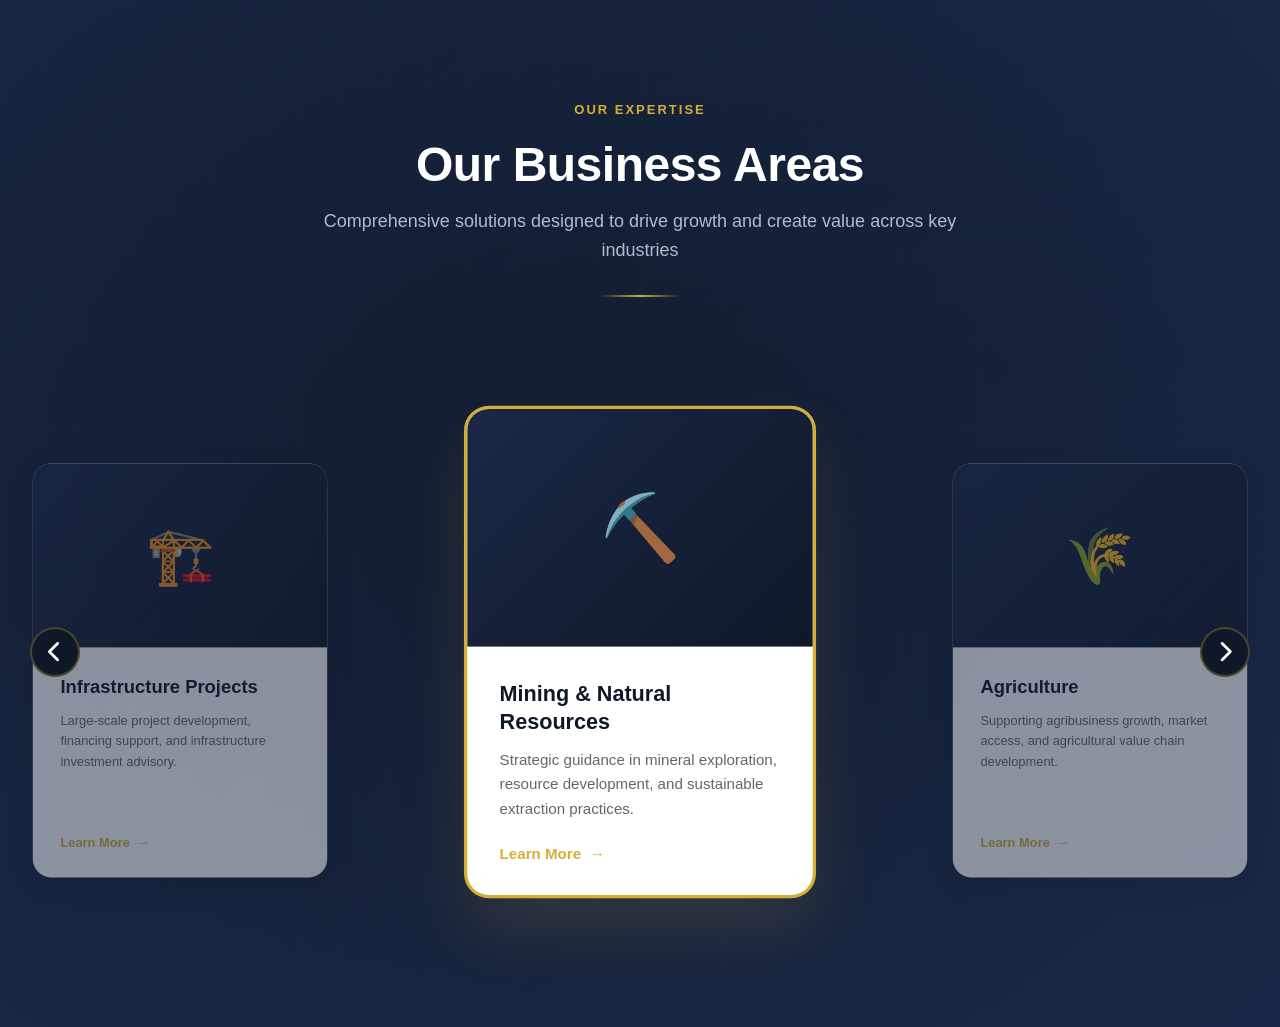
<file: business-areas.html>
<!DOCTYPE html>
<html lang="en">
<head>
    <meta charset="UTF-8">
    <meta name="viewport" content="width=device-width, initial-scale=1.0">
    <title>Business Areas | JOEL INVESTMENT</title>
    <meta name="description" content="Explore our comprehensive business areas and industry solutions.">
    <link rel="stylesheet" href="https://cdnjs.cloudflare.com/ajax/libs/font-awesome/6.5.1/css/all.min.css">
    <style>
        * {
            margin: 0;
            padding: 0;
            box-sizing: border-box;
        }

        html, body {
            font-family: 'Poppins', sans-serif;
            background-color: #f8f9fa;
        }

        /* ============================================
           BUSINESS AREAS SHOWCASE SECTION
           ============================================ */

        .business-areas-section {
            position: relative;
            padding: 100px 0;
            background: linear-gradient(135deg, #0f1828 0%, #1a2847 100%);
            overflow: hidden;
        }

        /* Background image with overlay and particles container */
        .business-areas-section::before {
            content: '';
            position: absolute;
            top: 0;
            left: 0;
            right: 0;
            bottom: 0;
            background-image: url('data:image/svg+xml,<svg xmlns="http://www.w3.org/2000/svg" viewBox="0 0 1200 800"><defs><pattern id="grid" width="40" height="40" patternUnits="userSpaceOnUse"><path d="M 40 0 L 0 0 0 40" fill="none" stroke="rgba(255,255,255,0.03)" stroke-width="1"/></pattern></defs><rect width="1200" height="800" fill="url(%23grid)"/></svg>');
            opacity: 0.5;
            pointer-events: none;
        }

        /* Dark navy overlay */
        .business-areas-section::after {
            content: '';
            position: absolute;
            top: 0;
            left: 0;
            right: 0;
            bottom: 0;
            background: radial-gradient(ellipse at center, rgba(15, 24, 40, 0.4) 0%, rgba(26, 40, 71, 0.8) 100%);
            pointer-events: none;
        }

        .business-areas-container {
            position: relative;
            z-index: 2;
            max-width: 1400px;
            margin: 0 auto;
            padding: 0 20px;
        }

        /* Section Header */
        .business-areas-header {
            text-align: center;
            margin-bottom: 80px;
        }

        .business-areas-header span {
            display: inline-block;
            font-size: 13px;
            font-weight: 600;
            letter-spacing: 2px;
            text-transform: uppercase;
            color: #d4af37;
            margin-bottom: 20px;
        }

        .business-areas-header h2 {
            font-size: 48px;
            font-weight: 700;
            color: #fff;
            margin-bottom: 15px;
            letter-spacing: -0.5px;
        }

        .business-areas-header p {
            font-size: 18px;
            color: #b0bbd0;
            font-weight: 300;
            max-width: 700px;
            margin: 0 auto 30px;
            line-height: 1.6;
        }

        /* Subtle divider */
        .business-areas-divider {
            width: 80px;
            height: 2px;
            background: linear-gradient(to right, transparent, #d4af37, transparent);
            margin: 0 auto;
        }

        /* Showcase Container */
        .business-areas-showcase {
            position: relative;
            height: 550px;
            margin-top: 60px;
        }

        /* Slider Track */
        .business-areas-slider {
            position: relative;
            height: 100%;
            display: flex;
            align-items: center;
            justify-content: center;
            perspective: 1000px;
        }

        /* Cards Wrapper */
        .business-areas-track {
            position: relative;
            width: 100%;
            height: 100%;
            display: flex;
            align-items: center;
            justify-content: center;
            gap: 40px;
        }

        /* Individual Business Card */
        .business-card {
            position: absolute;
            width: 320px;
            height: 450px;
            background: #fff;
            border-radius: 20px;
            overflow: hidden;
            box-shadow: 0 10px 30px rgba(0, 0, 0, 0.1);
            transition: all 0.8s cubic-bezier(0.4, 0.0, 0.2, 1);
            cursor: pointer;
            display: flex;
            flex-direction: column;
        }

        /* Card Image */
        .business-card-image {
            width: 100%;
            height: 200px;
            background: linear-gradient(135deg, #1a2847 0%, #0f1828 100%);
            display: flex;
            align-items: center;
            justify-content: center;
            font-size: 60px;
            color: #d4af37;
            overflow: hidden;
            position: relative;
        }

        .business-card-image img {
            width: 100%;
            height: 100%;
            object-fit: cover;
        }

        /* Card Content */
        .business-card-content {
            padding: 30px;
            flex: 1;
            display: flex;
            flex-direction: column;
            justify-content: space-between;
        }

        .business-card-title {
            font-size: 20px;
            font-weight: 700;
            color: #0f1828;
            margin-bottom: 12px;
            line-height: 1.3;
        }

        .business-card-description {
            font-size: 14px;
            color: #666;
            line-height: 1.6;
            margin-bottom: 20px;
            flex-grow: 1;
        }

        .business-card-link {
            display: inline-flex;
            align-items: center;
            font-size: 14px;
            font-weight: 600;
            color: #d4af37;
            text-decoration: none;
            gap: 8px;
            transition: all 0.3s ease;
        }

        .business-card-link:hover {
            gap: 12px;
        }

        .business-card-link::after {
            content: '→';
            display: inline-block;
        }

        /* Card States */
        .business-card.side-card {
            opacity: 0.5;
            transform: scale(0.92) translateY(20px);
        }

        .business-card.featured-card {
            transform: scale(1.08);
            box-shadow: 0 30px 60px rgba(212, 175, 55, 0.15),
                        0 0 0 3px #d4af37;
            z-index: 10;
            opacity: 1;
        }

        .business-card.featured-card .business-card-image {
            height: 220px;
        }

        /* Hover Effect */
        .business-card:hover:not(.side-card) {
            transform: scale(1.03);
            box-shadow: 0 40px 80px rgba(0, 0, 0, 0.2);
        }

        .business-card.featured-card:hover {
            transform: scale(1.11);
            box-shadow: 0 40px 100px rgba(212, 175, 55, 0.25),
                        0 0 0 3px #d4af37;
        }

        /* Navigation Arrows */
        .business-areas-arrow {
            position: absolute;
            top: 50%;
            transform: translateY(-50%);
            width: 50px;
            height: 50px;
            background: #0f1828;
            border: 2px solid rgba(212, 175, 55, 0.3);
            border-radius: 50%;
            display: flex;
            align-items: center;
            justify-content: center;
            cursor: pointer;
            font-size: 20px;
            color: #b0bbd0;
            transition: all 0.3s ease;
            z-index: 20;
            overflow: visible;
        }

        .business-areas-arrow i {
            font-size: 22px;
            color: #ffffff;
            display: block;
            opacity: 1;
            visibility: visible;
            line-height: 1;
            position: relative;
            z-index: 21;
        }

        .business-areas-arrow:hover {
            background: #1a2847;
            border-color: #d4af37;
            color: #d4af37;
            box-shadow: 0 0 20px rgba(212, 175, 55, 0.3);
        }

        .business-areas-arrow.left {
            left: 10px;
        }

        .business-areas-arrow.right {
            right: 10px;
        }

        /* Animated Gold Particles */
        .particle-container {
            position: absolute;
            top: 0;
            left: 0;
            width: 100%;
            height: 100%;
            pointer-events: none;
            z-index: 1;
        }

        .particle {
            position: absolute;
            width: 2px;
            height: 2px;
            background: #d4af37;
            border-radius: 50%;
            opacity: 0;
            animation: float 8s infinite ease-in-out;
        }

        @keyframes float {
            0% {
                opacity: 0;
                transform: translateY(100vh) translateX(0);
            }
            10% {
                opacity: 0.8;
            }
            90% {
                opacity: 0.8;
            }
            100% {
                opacity: 0;
                transform: translateY(-100vh) translateX(100px);
            }
        }

        /* Responsive Design */
        @media (max-width: 1024px) {
            .business-areas-header h2 {
                font-size: 36px;
            }

            .business-card {
                width: 280px;
                height: 400px;
            }

            .business-card-content {
                padding: 24px;
            }

            .business-areas-showcase {
                height: 480px;
            }

            /* 2 Cards visible on tablet */
            .business-card.left-card {
                left: 60px;
            }

            .business-card.featured-card {
                left: 50%;
                transform: translateX(-50%) scale(1.05);
            }

            .business-card.right-card {
                right: 60px;
            }
        }

        @media (max-width: 768px) {
            .business-areas-section {
                padding: 80px 0;
            }

            .business-areas-header h2 {
                font-size: 28px;
            }

            .business-areas-header p {
                font-size: 16px;
            }

            .business-card {
                width: 260px;
                height: 380px;
            }

            .business-areas-showcase {
                height: 420px;
            }

            .business-areas-arrow {
                width: 56px;
                height: 56px;
                font-size: 22px;
                z-index: 10000;
                overflow: visible;
            }

            .business-areas-arrow.left {
                left: 12px;
                top: 50%;
                transform: translateY(-50%);
            }

            .business-areas-arrow.right {
                right: 12px;
                top: 50%;
                transform: translateY(-50%);
            }

            .business-areas-arrow i {
                font-size: 22px;
                opacity: 1;
                visibility: visible;
            }

            /* 1 Card visible on mobile */
            .business-card.left-card {
                left: -400px;
            }

            .business-card.featured-card {
                left: 50%;
                transform: translateX(-50%);
            }

            .business-card.right-card {
                right: -400px;
            }
        }

        @media (max-width: 480px) {
            .business-areas-section {
                padding: 60px 0;
            }

            .business-areas-header h2 {
                font-size: 24px;
            }

            .business-areas-header p {
                font-size: 14px;
            }

            .business-card {
                width: 100%;
                max-width: 280px;
                height: 360px;
            }

            .business-areas-showcase {
                height: 400px;
            }

            .business-areas-container {
                padding: 0 15px;
            }
        }
    </style>
</head>
<body>

<!-- BUSINESS AREAS SHOWCASE SECTION -->
<section class="business-areas-section">
    <!-- Particle Container -->
    <div class="particle-container" id="particleContainer"></div>

    <div class="business-areas-container">
        <!-- Section Header -->
        <div class="business-areas-header">
            <span>Our Expertise</span>
            <h2>Our Business Areas</h2>
            <p>Comprehensive solutions designed to drive growth and create value across key industries</p>
            <div class="business-areas-divider"></div>
        </div>

        <!-- Showcase Area -->
        <div class="business-areas-showcase">
            <!-- Left Arrow -->
            <button class="business-areas-arrow left" id="prevBtn" aria-label="Previous business area">
                <i class="fas fa-chevron-left" aria-hidden="true"></i>
            </button>

            <!-- Slider Track -->
            <div class="business-areas-slider">
                <div class="business-areas-track" id="sliderTrack">
                    <!-- Cards will be dynamically generated by JavaScript -->
                </div>
            </div>

            <!-- Right Arrow -->
            <button class="business-areas-arrow right" id="nextBtn" aria-label="Next business area">
                <i class="fas fa-chevron-right" aria-hidden="true"></i>
            </button>
        </div>
    </div>
</section>

<script>
    // Business Areas Data
    const businessAreas = [
        {
            id: 1,
            title: 'Mining & Natural Resources',
            description: 'Strategic guidance in mineral exploration, resource development, and sustainable extraction practices.',
            icon: '⛏️'
        },
        {
            id: 2,
            title: 'Agriculture',
            description: 'Supporting agribusiness growth, market access, and agricultural value chain development.',
            icon: '🌾'
        },
        {
            id: 3,
            title: 'Manufacturing',
            description: 'Enhancing production efficiency, supply chain optimization, and industrial growth strategies.',
            icon: '🏭'
        },
        {
            id: 4,
            title: 'International Trade',
            description: 'Facilitating cross-border commerce, trade agreements, and global market expansion.',
            icon: '🌍'
        },
        {
            id: 5,
            title: 'Financial Services',
            description: 'Comprehensive financial advisory, investment structuring, and capital market solutions.',
            icon: '💰'
        },
        {
            id: 6,
            title: 'Infrastructure Projects',
            description: 'Large-scale project development, financing support, and infrastructure investment advisory.',
            icon: '🏗️'
        }
    ];

    // Slider Configuration
    let currentIndex = 0;
    const totalCards = businessAreas.length;
    let autoPlayInterval = null;

    // Initialize Slider
    function initSlider() {
        renderCards();
        updateCardPositions();
        generateParticles();
        startAutoPlay();

        // Event Listeners
        document.getElementById('prevBtn').addEventListener('click', previousCard);
        document.getElementById('nextBtn').addEventListener('click', nextCard);
        
        // Pause auto-play on hover
        document.querySelector('.business-areas-showcase').addEventListener('mouseenter', stopAutoPlay);
        document.querySelector('.business-areas-showcase').addEventListener('mouseleave', startAutoPlay);
    }

    // Render Cards
    function renderCards() {
        const track = document.getElementById('sliderTrack');
        track.innerHTML = '';

        for (let i = 0; i < totalCards; i++) {
            const card = document.createElement('div');
            card.className = 'business-card';
            card.dataset.index = i;

            const areaData = businessAreas[i];
            card.innerHTML = `
                <div class="business-card-image">
                    ${areaData.icon}
                </div>
                <div class="business-card-content">
                    <div>
                        <h3 class="business-card-title">${areaData.title}</h3>
                        <p class="business-card-description">${areaData.description}</p>
                    </div>
                    <a href="#" class="business-card-link">Learn More</a>
                </div>
            `;

            card.addEventListener('click', (e) => {
                e.preventDefault();
                setActiveCard(i);
            });

            track.appendChild(card);
        }
    }

    // Update Card Positions
    function updateCardPositions() {
        const cards = document.querySelectorAll('.business-card');
        const screenWidth = window.innerWidth;

        cards.forEach((card, index) => {
            card.classList.remove('featured-card', 'side-card', 'left-card', 'right-card');

            let position;
            const totalCards = cards.length;
            const relativeIndex = (index - currentIndex + totalCards) % totalCards;

            if (relativeIndex === 0) {
                // Featured card (center)
                card.classList.add('featured-card');
                position = '50%';
                card.style.left = position;
                card.style.transform = 'translateX(-50%) scale(1.08)';
                card.style.zIndex = 10;
            } else if (relativeIndex === totalCards - 1) {
                // Left card
                card.classList.add('side-card', 'left-card');
                card.style.left = '0';
                card.style.transform = 'scale(0.92) translateY(20px)';
                card.style.zIndex = 5;
            } else if (relativeIndex === 1) {
                // Right card
                card.classList.add('side-card', 'right-card');
                card.style.right = '0';
                card.style.transform = 'scale(0.92) translateY(20px)';
                card.style.zIndex = 5;
            } else {
                // Hidden cards
                card.style.left = '50%';
                card.style.transform = 'translateX(-50%) scale(0.8)';
                card.style.zIndex = 1;
                card.style.opacity = '0';
            }
        });
    }

    // Next Card
    function nextCard() {
        currentIndex = (currentIndex + 1) % totalCards;
        updateCardPositions();
        resetAutoPlay();
    }

    // Previous Card
    function previousCard() {
        currentIndex = (currentIndex - 1 + totalCards) % totalCards;
        updateCardPositions();
        resetAutoPlay();
    }

    // Set Active Card
    function setActiveCard(index) {
        currentIndex = index;
        updateCardPositions();
        resetAutoPlay();
    }

    // Auto-play
    function startAutoPlay() {
        if (autoPlayInterval) return;
        autoPlayInterval = setInterval(() => {
            nextCard();
        }, 3000);
    }

    function stopAutoPlay() {
        if (autoPlayInterval) {
            clearInterval(autoPlayInterval);
            autoPlayInterval = null;
        }
    }

    function resetAutoPlay() {
        stopAutoPlay();
        startAutoPlay();
    }

    // Generate Animated Particles
    function generateParticles() {
        const container = document.getElementById('particleContainer');
        const particleCount = 30;

        for (let i = 0; i < particleCount; i++) {
            const particle = document.createElement('div');
            particle.className = 'particle';
            
            const xPos = Math.random() * 100;
            const duration = 6 + Math.random() * 4;
            const delay = Math.random() * 2;
            
            particle.style.left = xPos + '%';
            particle.style.bottom = '-10px';
            particle.style.animation = `float ${duration}s infinite ease-in-out`;
            particle.style.animationDelay = delay + 's';
            
            container.appendChild(particle);
        }
    }

    // Keyboard Navigation
    document.addEventListener('keydown', (e) => {
        if (e.key === 'ArrowLeft') previousCard();
        if (e.key === 'ArrowRight') nextCard();
    });

    // Handle Window Resize
    window.addEventListener('resize', updateCardPositions);

    // Initialize on Page Load
    document.addEventListener('DOMContentLoaded', initSlider);
</script>

</body>
</html>
</file>
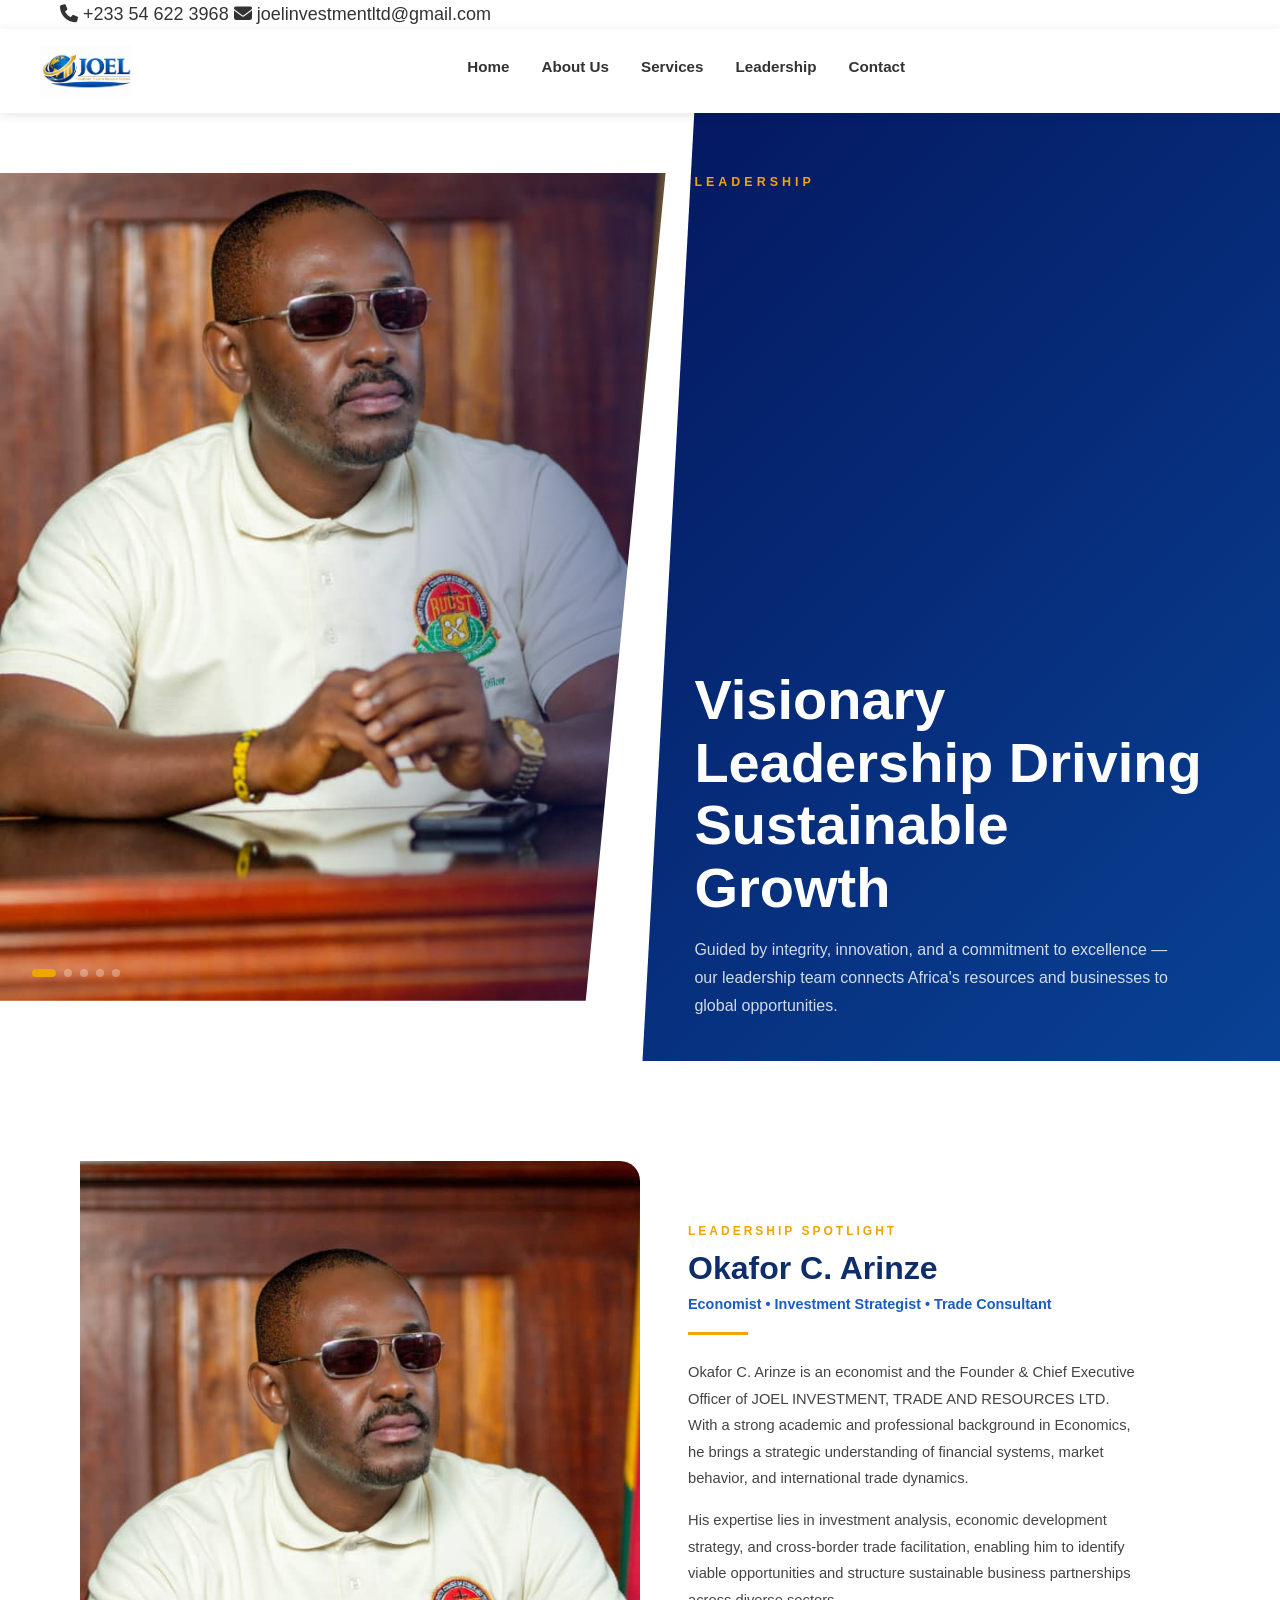
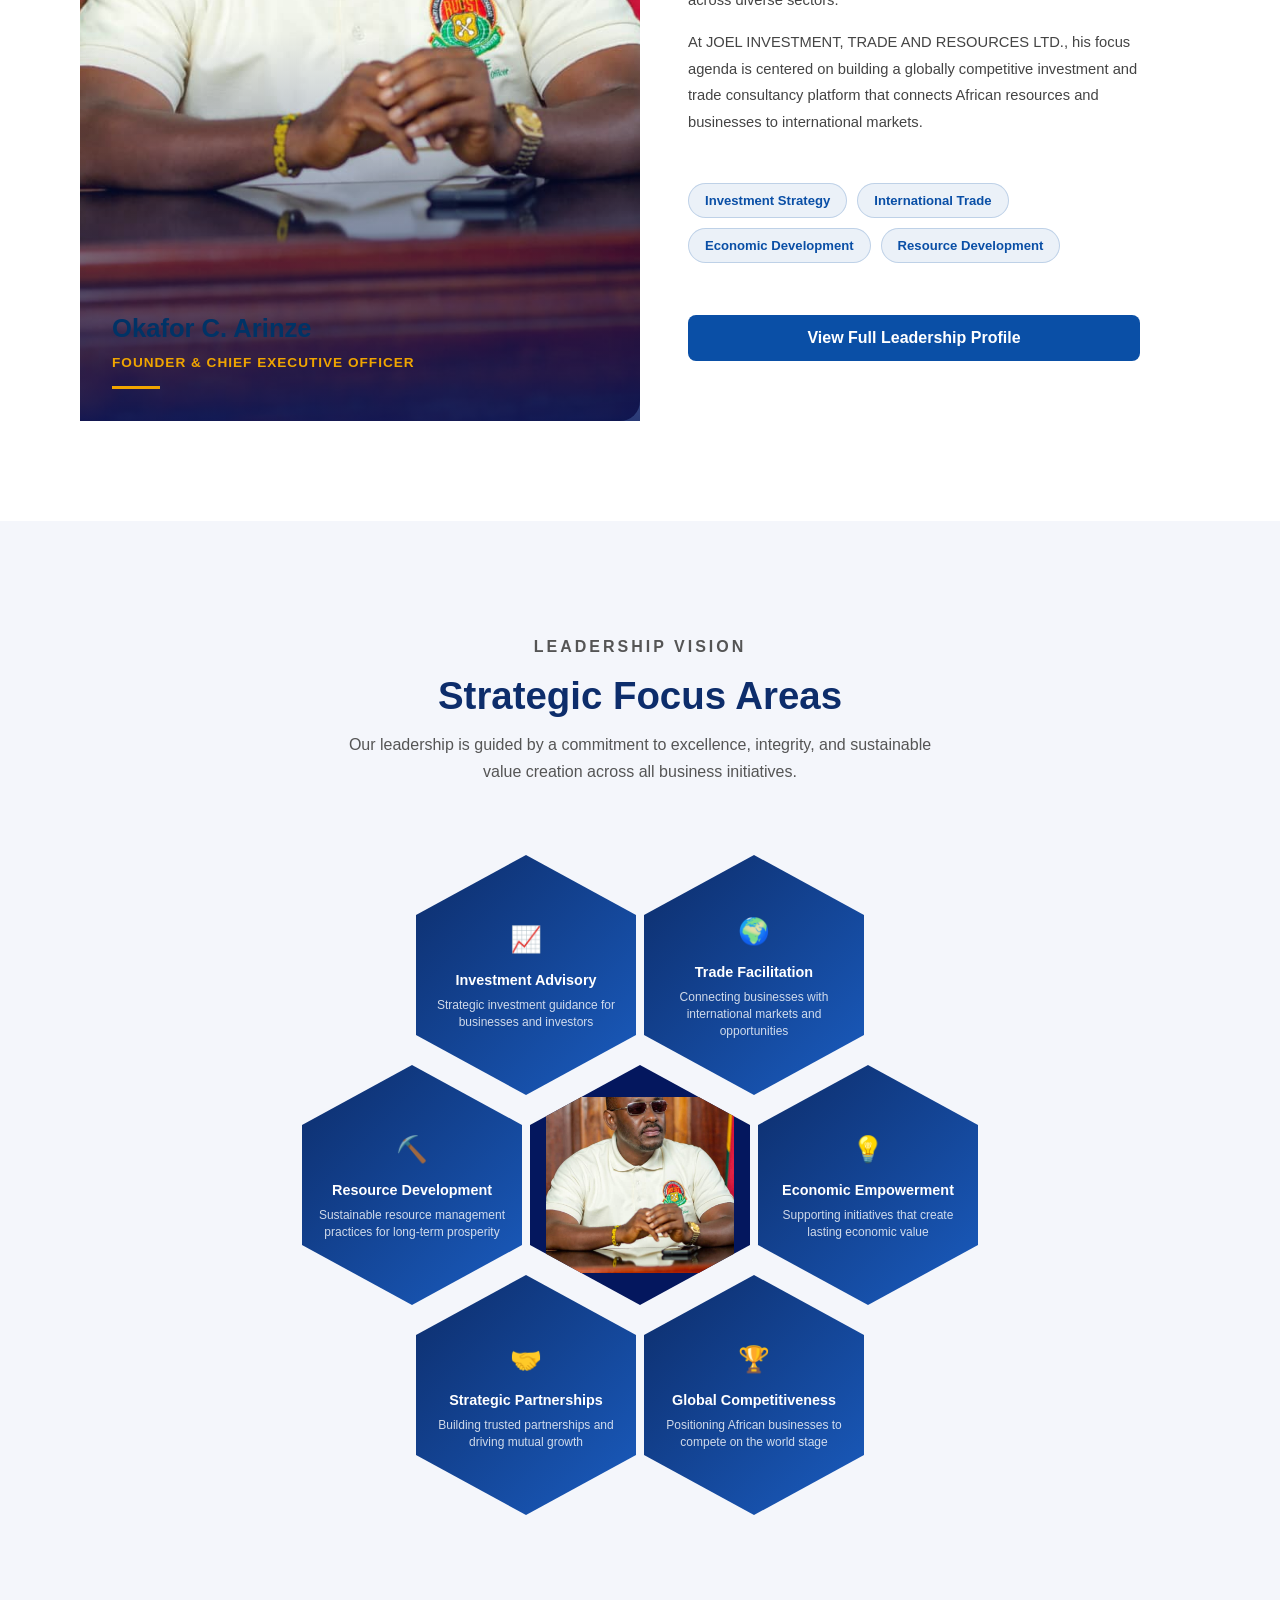
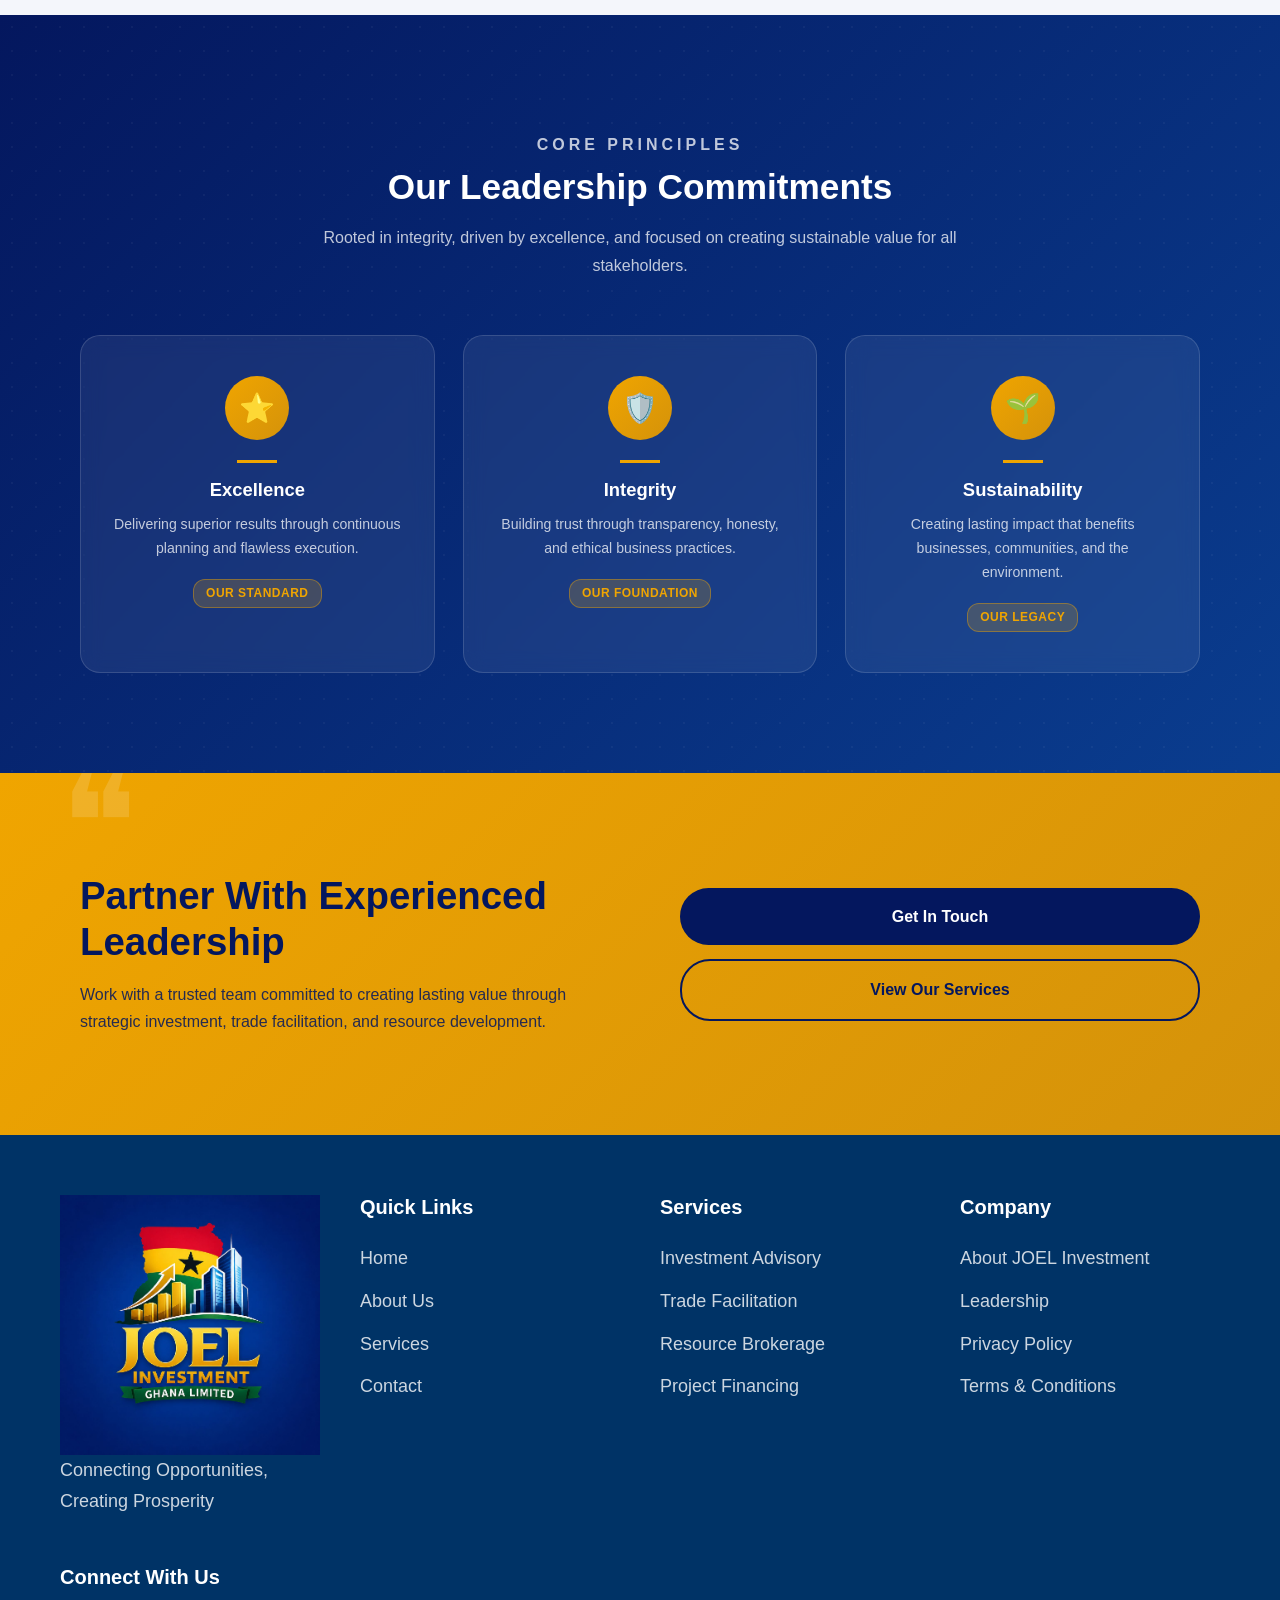
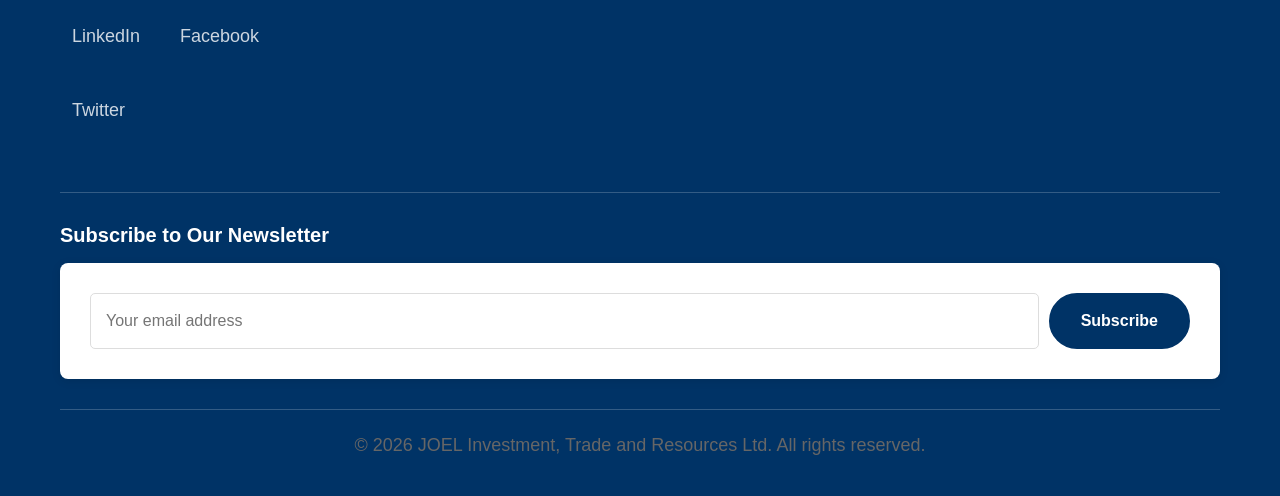
<file: leadership-new.html>
<!DOCTYPE html>
<html lang="en">
<head>

<meta charset="UTF-8">
<meta name="viewport" content="width=device-width, initial-scale=1.0">

<title>Leadership | JOEL INVESTMENT, TRADE AND RESOURCES LTD.</title>

<meta name="description"
content="Meet Okafor C. Arinze, Founder and CEO of JOEL INVESTMENT, TRADE AND RESOURCES LTD., leading investment advisory, trade facilitation, and resource development initiatives across Africa.">

<link rel="stylesheet" href="assets/css/style.css">
<link rel="stylesheet" href="assets/css/responsive.css">
<link rel="stylesheet" href="assets/css/mobile-responsive-complete.css">
<link href="https://fonts.googleapis.com/css2?family=Poppins:wght@300;400;500;600;700;800&family=Open+Sans:wght@300;400;500;600;700&display=swap" rel="stylesheet">

<link rel="stylesheet"
href="https://cdnjs.cloudflare.com/ajax/libs/font-awesome/6.5.1/css/all.min.css">

<!-- Canonical Tag -->
<link rel="canonical" href="https://www.yourdomain.com/leadership.html">

<!-- Open Graph Tags -->
<meta property="og:type" content="website">
<meta property="og:title" content="Leadership - JOEL INVESTMENT">
<meta property="og:description" content="Meet Okafor C. Arinze, Founder and CEO of JOEL Investment.">
<meta property="og:image" content="https://www.yourdomain.com/assets/images/logo/joel_investment_logo.jpeg">
<meta property="og:url" content="https://www.yourdomain.com/leadership.html">

<!-- Twitter/X Cards -->
<meta name="twitter:card" content="summary_large_image">
<meta name="twitter:title" content="Leadership - JOEL INVESTMENT">
<meta name="twitter:description" content="Meet our founder and CEO Okafor C. Arinze.">
<meta name="twitter:image" content="https://www.yourdomain.com/assets/images/logo/joel_investment_logo.jpeg">

<!-- Organization Schema Markup -->
<script type="application/ld+json">
{
  "@context": "https://schema.org",
  "@type": "Organization",
  "name": "JOEL INVESTMENT, TRADE AND RESOURCES LTD.",
  "url": "https://www.yourdomain.com",
  "logo": "https://www.yourdomain.com/assets/images/logo/joel_investment_logo.jpeg",
  "email": "joelinvestmentltd@gmail.com",
  "telephone": "+233 54 622 3968",
  "address": [
    {
      "@type": "PostalAddress",
      "streetAddress": "10 Kassim Street",
      "addressLocality": "Accra",
      "addressCountry": "Ghana"
    },
    {
      "@type": "PostalAddress",
      "streetAddress": "Gwarimpa",
      "addressLocality": "Abuja",
      "addressCountry": "Nigeria"
    }
  ],
  "founder": {
    "@type": "Person",
    "name": "Okafor C. Arinze"
  },
  "sameAs": ["https://www.facebook.com/profile.php?id=61589858708679"],
  "description": "Investment advisory, trade facilitation, financial consultancy, resource brokerage, project financing, and strategic partnerships."
}
</script>

<style>
/* ===== LEADERSHIP HERO SECTION ===== */
.leadership-hero {
  width: 100%;
  min-height: 92vh;
  position: relative;
  overflow: hidden;
  display: flex;
  animation: fadeIn 0.8s ease-out;
}

.leadership-hero-left {
  width: 52%;
  min-height: 92vh;
  clip-path: polygon(0 0, 100% 0, 88% 100%, 0 100%);
  z-index: 2;
  overflow: hidden;
  position: relative;
  background: #040f2e;
  animation: slideFromRight 1s ease-out 0.1s both;
}

.leadership-hero-left img {
  position: absolute;
  width: 100%;
  height: 100%;
  object-fit: cover;
  object-position: top center;
}

.leadership-hero-left::after {
  content: '';
  position: absolute;
  top: 0;
  right: 0;
  width: 100%;
  height: 100%;
  background: linear-gradient(to left, rgba(4,23,94,0.55) 0%, transparent 55%);
  z-index: 3;
}

.leadership-hero-dots {
  position: absolute;
  bottom: 24px;
  left: 32px;
  z-index: 4;
  display: flex;
  gap: 8px;
}

.leadership-hero-dot {
  width: 8px;
  height: 8px;
  border-radius: 50%;
  background: rgba(255,255,255,0.3);
  cursor: pointer;
  transition: all 0.3s ease;
}

.leadership-hero-dot.active {
  background: #f0a500;
  width: 24px;
  border-radius: 4px;
}

.leadership-hero-right {
  position: absolute;
  right: 0;
  top: 0;
  width: 52%;
  min-height: 92vh;
  clip-path: polygon(12% 0, 100% 0, 100% 100%, 0% 100%);
  z-index: 1;
  background: linear-gradient(135deg, #04175e 0%, #0a4fa6 100%);
  display: flex;
  flex-direction: column;
  justify-content: center;
  padding: 60px 60px 60px 80px;
  animation: slideFromLeft 1s ease-out 0.2s both;
}

.leadership-hero-right-label {
  color: #f0a500;
  font-size: 0.78rem;
  font-weight: 800;
  text-transform: uppercase;
  letter-spacing: 4px;
  margin-bottom: 16px;
}

.leadership-hero-right h1 {
  font-size: 2.8rem;
  font-weight: 900;
  color: white;
  line-height: 1.2;
  max-width: 520px;
  margin: 0 0 16px 0;
}

.leadership-hero-right-subtitle {
  font-size: 1rem;
  color: rgba(255,255,255,0.82);
  line-height: 1.75;
  max-width: 480px;
  margin: 0 0 28px 0;
}

.leadership-hero-badges {
  display: flex;
  gap: 16px;
  margin-bottom: 24px;
}

.leadership-hero-badge {
  background: rgba(255,255,255,0.12);
  border: 1px solid rgba(255,255,255,0.2);
  color: white;
  border-radius: 8px;
  padding: 10px 18px;
  font-size: 0.85rem;
  font-weight: 600;
}

.leadership-hero-accent {
  width: 60px;
  height: 4px;
  background: #f0a500;
  border-radius: 2px;
}

@keyframes slideFromRight {
  from { transform: translateX(80px); opacity: 0; }
  to { transform: translateX(0); opacity: 1; }
}

@keyframes slideFromLeft {
  from { transform: translateX(-80px); opacity: 0; }
  to { transform: translateX(0); opacity: 1; }
}

@keyframes fadeIn {
  from { opacity: 0; }
  to { opacity: 1; }
}

/* ===== HONEYCOMB LAYOUT ===== */
.honeycomb-section {
  background: #f4f6fb;
  padding: 90px 60px;
  width: 100%;
}

.honeycomb-header {
  text-align: center;
  margin-bottom: 70px;
}

.honeycomb-header-label {
  color: #f0a500;
  font-size: 0.75rem;
  font-weight: 800;
  text-transform: uppercase;
  letter-spacing: 3px;
}

.honeycomb-header h2 {
  font-size: 2.4rem;
  font-weight: 800;
  color: #0d2d6b;
  margin: 12px 0;
}

.honeycomb-header p {
  color: #555;
  font-size: 1rem;
  max-width: 600px;
  margin: 12px auto 0;
}

.honeycomb-grid {
  display: flex;
  flex-direction: column;
  align-items: center;
  gap: 0;
  max-width: 900px;
  margin: 0 auto;
}

.hex-row {
  display: flex;
  justify-content: center;
  gap: 8px;
  margin-top: -30px;
}

.hex-row:first-child {
  margin-top: 0;
}

.hex-item {
  width: 220px;
  height: 240px;
  clip-path: polygon(50% 0%, 100% 25%, 100% 75%, 50% 100%, 0% 75%, 0% 25%);
  background: linear-gradient(135deg, #0d2d6b, #1a5cbf);
  display: flex;
  flex-direction: column;
  align-items: center;
  justify-content: center;
  padding: 32px 16px;
  text-align: center;
  cursor: pointer;
  transition: transform 0.3s ease, filter 0.3s ease, background 0.3s ease;
  overflow: hidden;
  position: relative;
}

.hex-item:hover:not(.hex-center) {
  transform: scale(1.06);
  filter: brightness(1.1);
  background: linear-gradient(135deg, #f0a500, #d4920a);
}

.hex-item:hover:not(.hex-center) h4 {
  color: #04175e;
}

.hex-item:hover:not(.hex-center) p {
  color: rgba(4,23,94,0.85);
}

.hex-item-icon {
  font-size: 1.6rem;
  color: #f0a500;
  margin-bottom: 12px;
}

.hex-item h4 {
  font-size: 0.9rem;
  font-weight: 700;
  color: white;
  margin: 0 0 8px 0;
  transition: color 0.3s ease;
}

.hex-item p {
  font-size: 0.75rem;
  color: rgba(255,255,255,0.8);
  line-height: 1.4;
  margin: 0;
  transition: color 0.3s ease;
}

.hex-center {
  background: #04175e;
  cursor: default;
}

.hex-center:hover {
  transform: none;
  filter: none;
}

.hex-center img {
  width: 100%;
  height: 100%;
  object-fit: cover;
  object-position: top center;
  transition: opacity 0.4s ease;
}

/* ===== LEADERSHIP SPOTLIGHT ===== */
.leadership-spotlight {
  background: white;
  padding: 90px 0;
  width: 100%;
}

.spotlight-container {
  display: grid;
  grid-template-columns: 1fr 1fr;
  gap: 0;
  min-height: 520px;
  max-width: 100%;
  margin: 0;
}

.spotlight-left {
  position: relative;
  overflow: hidden;
}

.spotlight-left img {
  width: 100%;
  height: 100%;
  min-height: 520px;
  object-fit: cover;
  object-position: top center;
  border-radius: 0 20px 20px 0;
  animation: slideFromLeft 0.8s ease-out;
}

.spotlight-left::after {
  content: '';
  position: absolute;
  bottom: 0;
  left: 0;
  right: 0;
  height: 45%;
  background: linear-gradient(to top, rgba(4,23,94,0.85) 0%, transparent 100%);
  z-index: 2;
}

.spotlight-overlay {
  position: absolute;
  bottom: 32px;
  left: 32px;
  z-index: 3;
  color: white;
  animation: slideFromLeft 0.8s ease-out 0.2s both;
}

.spotlight-overlay-name {
  font-size: 1.6rem;
  font-weight: 800;
  margin: 0 0 8px 0;
}

.spotlight-overlay-title {
  font-size: 0.85rem;
  color: #f0a500;
  text-transform: uppercase;
  letter-spacing: 1px;
  font-weight: 700;
  margin: 0 0 12px 0;
}

.spotlight-overlay-bar {
  width: 48px;
  height: 3px;
  background: #f0a500;
}

.spotlight-right {
  padding: 60px 60px 60px 48px;
  display: flex;
  flex-direction: column;
  justify-content: center;
  animation: slideFromRight 0.8s ease-out;
}

.spotlight-right-label {
  color: #f0a500;
  font-size: 0.75rem;
  font-weight: 800;
  text-transform: uppercase;
  letter-spacing: 3px;
  margin-bottom: 8px;
}

.spotlight-right h3 {
  font-size: 2rem;
  font-weight: 800;
  color: #0d2d6b;
  margin: 0 0 4px 0;
}

.spotlight-right-subtitle {
  font-size: 0.9rem;
  color: #1a5cbf;
  font-weight: 600;
  margin: 0 0 16px 0;
}

.spotlight-right-divider {
  width: 60px;
  height: 3px;
  background: #f0a500;
  margin: 0 0 24px 0;
}

.spotlight-right-bio {
  flex: 1;
}

.spotlight-right-bio p {
  font-size: 0.92rem;
  color: #444;
  line-height: 1.8;
  margin: 0 0 16px 0;
}

.spotlight-right-bio p:last-child {
  margin-bottom: 24px;
}

.spotlight-tags {
  display: flex;
  flex-wrap: wrap;
  gap: 10px;
  margin: 24px 0;
}

.spotlight-tag {
  background: rgba(10,79,166,0.08);
  border: 1px solid rgba(10,79,166,0.2);
  color: #0a4fa6;
  border-radius: 20px;
  padding: 6px 16px;
  font-size: 0.82rem;
  font-weight: 600;
}

.spotlight-btn {
  display: inline-block;
  background: #0a4fa6;
  color: white;
  padding: 14px 28px;
  border-radius: 8px;
  font-weight: 700;
  text-decoration: none;
  margin-top: 28px;
  transition: all 0.3s ease;
  border: none;
  cursor: pointer;
  font-size: 1rem;
}

.spotlight-btn:hover {
  background: #084090;
  transform: translateX(4px);
}

/* ===== LEADERSHIP COMMITMENTS ===== */
.leadership-commitments {
  background: linear-gradient(135deg, #04175e 0%, #0a3d8f 100%);
  background-image: 
    radial-gradient(rgba(255,255,255,0.04) 1px, transparent 1px),
    linear-gradient(135deg, #04175e 0%, #0a3d8f 100%);
  background-size: 24px 24px, 100% 100%;
  padding: 80px 60px;
  width: 100%;
  position: relative;
}

.commitments-header {
  text-align: center;
  margin-bottom: 56px;
}

.commitments-header-label {
  color: #f0a500;
  font-size: 0.75rem;
  font-weight: 800;
  text-transform: uppercase;
  letter-spacing: 4px;
}

.commitments-header h2 {
  font-size: 2.2rem;
  font-weight: 800;
  color: white;
  margin: 8px 0 0 0;
}

.commitments-header p {
  color: rgba(255,255,255,0.75);
  font-size: 1rem;
  line-height: 1.7;
  max-width: 700px;
  margin: 16px auto 0;
}

.commitments-grid {
  display: grid;
  grid-template-columns: repeat(3, 1fr);
  gap: 28px;
  max-width: 1200px;
  margin: 0 auto;
}

.commitment-card {
  background: rgba(255,255,255,0.07);
  backdrop-filter: blur(10px);
  border: 1px solid rgba(255,255,255,0.14);
  border-radius: 20px;
  padding: 40px 32px;
  text-align: center;
  transition: all 0.3s ease;
  animation: fadeInUp 0.6s ease-out;
}

.commitment-card:hover {
  transform: translateY(-8px);
  border-color: rgba(240,165,0,0.45);
  box-shadow: 0 20px 50px rgba(0,0,0,0.3);
}

.commitment-icon {
  width: 64px;
  height: 64px;
  margin: 0 auto 20px;
  background: linear-gradient(135deg, #f0a500, #d4920a);
  border-radius: 50%;
  display: flex;
  align-items: center;
  justify-content: center;
  font-size: 1.8rem;
}

.commitment-bar {
  width: 40px;
  height: 3px;
  background: #f0a500;
  margin: 0 auto 16px;
}

.commitment-card h4 {
  font-size: 1.15rem;
  font-weight: 700;
  color: white;
  margin: 0 0 12px 0;
}

.commitment-card p {
  font-size: 0.88rem;
  color: rgba(255,255,255,0.75);
  line-height: 1.7;
  margin: 0 0 16px 0;
}

.commitment-tag {
  display: inline-block;
  background: rgba(240,165,0,0.2);
  border: 1px solid rgba(240,165,0,0.4);
  color: #f0a500;
  padding: 4px 12px;
  border-radius: 12px;
  font-size: 0.75rem;
  font-weight: 700;
  text-transform: uppercase;
  letter-spacing: 0.5px;
}

@keyframes fadeInUp {
  from { opacity: 0; transform: translateY(30px); }
  to { opacity: 1; transform: translateY(0); }
}

/* ===== CTA SECTION ===== */
.leadership-cta {
  background: linear-gradient(135deg, #f0a500 0%, #d4920a 100%);
  padding: 80px 60px;
  width: 100%;
  position: relative;
  overflow: hidden;
}

.leadership-cta::before {
  content: '❝';
  position: absolute;
  top: -20px;
  left: 60px;
  font-size: 9rem;
  color: rgba(255,255,255,0.15);
  line-height: 1;
  z-index: 1;
}

.cta-container {
  display: grid;
  grid-template-columns: 1fr 1fr;
  gap: 80px;
  align-items: center;
  max-width: 1400px;
  margin: 0 auto;
  position: relative;
  z-index: 2;
}

.cta-left h2 {
  font-size: 2.4rem;
  font-weight: 900;
  color: #04175e;
  margin: 0 0 16px 0;
  line-height: 1.2;
}

.cta-left p {
  font-size: 1rem;
  color: #04175e;
  opacity: 0.85;
  line-height: 1.7;
  margin: 0;
}

.cta-right {
  display: flex;
  flex-direction: column;
  gap: 14px;
  justify-content: center;
}

.cta-btn {
  padding: 16px 36px;
  border-radius: 8px;
  font-weight: 700;
  font-size: 1rem;
  text-decoration: none;
  text-align: center;
  transition: all 0.3s ease;
  border: none;
  cursor: pointer;
  display: inline-block;
}

.cta-btn-primary {
  background: #04175e;
  color: white;
}

.cta-btn-primary:hover {
  background: #051041;
  transform: translateY(-3px);
  box-shadow: 0 8px 24px rgba(4,23,94,0.3);
}

.cta-btn-secondary {
  background: transparent;
  border: 2px solid #04175e;
  color: #04175e;
}

.cta-btn-secondary:hover {
  background: rgba(4,23,94,0.1);
  transform: translateY(-3px);
  box-shadow: 0 8px 24px rgba(4,23,94,0.2);
}
</style>

</head>

<body>

<!-- Top Bar -->
<div class="top-bar">
    <div class="container">
        <div class="top-left">
            <span><i class="fa-solid fa-phone"></i> +233 54 622 3968</span>
            <span><i class="fa-solid fa-envelope"></i> joelinvestmentltd@gmail.com</span>
        </div>
    </div>
</div>

<!-- Header -->
<header class="header">
            <div class="container nav-container">
                <a href="index.html" class="logo">
                    <img
                        src="assets/images/logo/joel_investment_logo.png"
                        alt="JOEL Investment Logo"
                    />
                </a>
                <nav class="navbar">
                    <ul class="nav-links" id="mainNavList">
                        <li><a href="index.html">Home</a></li>
                        <li><a href="about.html">About Us</a></li>
                        <li><a href="services.html">Services</a></li>
                        <li><a href="leadership.html" class="active">Leadership</a></li>
                        <li><a href="contact.html">Contact</a></li>
                    </ul>
                </nav>
                <button class="hamburger-btn" id="mainHamburgerBtn" aria-label="Toggle navigation menu" type="button">
                    <span></span>
                    <span></span>
                    <span></span>
                </button>
            </div>
        </header>

<!-- PROMPT 1: LEADERSHIP HERO SECTION -->
<section class="leadership-hero">
  <div class="leadership-hero-left" id="leadershipHeroCarousel">
    <img src="assets/images/portfolio/Mr. Arinze Okarfo.jpeg" alt="Leadership">
    <div class="leadership-hero-dots" id="leadershipHeroDots"></div>
  </div>
  
  <div class="leadership-hero-right">
    <div class="leadership-hero-right-label">Leadership</div>
    <h1>Visionary Leadership Driving Sustainable Growth</h1>
    <p class="leadership-hero-right-subtitle">
      Guided by integrity, innovation, and a commitment to excellence — our leadership team connects Africa's resources and businesses to global opportunities.
    </p>
    <div class="leadership-hero-badges">
      <div class="leadership-hero-badge">🌍 Pan-African Focus</div>
      <div class="leadership-hero-badge">💼 Expert Leadership</div>
    </div>
    <div class="leadership-hero-accent"></div>
  </div>
</section>

<!-- PROMPT 3: LEADERSHIP SPOTLIGHT SECTION -->
<section class="leadership-spotlight">
  <div class="spotlight-container">
    <div class="spotlight-left">
      <img src="assets/images/portfolio/Mr. Arinze Okarfo.jpeg" alt="Okafor C. Arinze">
      <div class="spotlight-overlay">
        <h3 class="spotlight-overlay-name">Okafor C. Arinze</h3>
        <p class="spotlight-overlay-title">Founder & Chief Executive Officer</p>
        <div class="spotlight-overlay-bar"></div>
      </div>
    </div>
    
    <div class="spotlight-right">
      <p class="spotlight-right-label">Leadership Spotlight</p>
      <h3>Okafor C. Arinze</h3>
      <p class="spotlight-right-subtitle">Economist • Investment Strategist • Trade Consultant</p>
      <div class="spotlight-right-divider"></div>
      
      <div class="spotlight-right-bio">
        <p>Okafor C. Arinze is an economist and the Founder & Chief Executive Officer of JOEL INVESTMENT, TRADE AND RESOURCES LTD. With a strong academic and professional background in Economics, he brings a strategic understanding of financial systems, market behavior, and international trade dynamics.</p>
        
        <p>His expertise lies in investment analysis, economic development strategy, and cross-border trade facilitation, enabling him to identify viable opportunities and structure sustainable business partnerships across diverse sectors.</p>
        
        <p>At JOEL INVESTMENT, TRADE AND RESOURCES LTD., his focus agenda is centered on building a globally competitive investment and trade consultancy platform that connects African resources and businesses to international markets.</p>
      </div>
      
      <div class="spotlight-tags">
        <span class="spotlight-tag">Investment Strategy</span>
        <span class="spotlight-tag">International Trade</span>
        <span class="spotlight-tag">Economic Development</span>
        <span class="spotlight-tag">Resource Development</span>
      </div>
      
      <button class="spotlight-btn" onclick="document.getElementById('leadershipHeroCarousel').scrollIntoView({behavior: 'smooth'})">View Full Leadership Profile</button>
    </div>
  </div>
</section>

<!-- PROMPT 2: HONEYCOMB SECTION -->
<section class="honeycomb-section">
  <div class="honeycomb-header">
    <p class="honeycomb-header-label">Leadership Vision</p>
    <h2>Strategic Focus Areas</h2>
    <p>Our leadership is guided by a commitment to excellence, integrity, and sustainable value creation across all business initiatives.</p>
  </div>
  
  <div class="honeycomb-grid">
    <!-- Row 1: 2 hexagons (offset) -->
    <div class="hex-row">
      <div class="hex-item" data-image="assets/images/about-preview.jpg">
        <div class="hex-item-icon">📈</div>
        <h4>Investment Advisory</h4>
        <p>Strategic investment guidance for businesses and investors</p>
      </div>
      <div class="hex-item" data-image="assets/images/about-preview1.jpg">
        <div class="hex-item-icon">🌍</div>
        <h4>Trade Facilitation</h4>
        <p>Connecting businesses with international markets and opportunities</p>
      </div>
    </div>
    
    <!-- Row 2: 3 hexagons (center hexagon is image viewer) -->
    <div class="hex-row">
      <div class="hex-item" data-image="assets/images/about-preview2.jpg">
        <div class="hex-item-icon">⛏️</div>
        <h4>Resource Development</h4>
        <p>Sustainable resource management practices for long-term prosperity</p>
      </div>
      
      <div class="hex-item hex-center" id="hexCenter">
        <img src="assets/images/portfolio/Mr. Arinze Okarfo.jpeg" alt="CEO">
      </div>
      
      <div class="hex-item" data-image="assets/images/about-preview3.jpg">
        <div class="hex-item-icon">💡</div>
        <h4>Economic Empowerment</h4>
        <p>Supporting initiatives that create lasting economic value</p>
      </div>
    </div>
    
    <!-- Row 3: 2 hexagons (offset) -->
    <div class="hex-row">
      <div class="hex-item" data-image="assets/images/about-preview4.jpg">
        <div class="hex-item-icon">🤝</div>
        <h4>Strategic Partnerships</h4>
        <p>Building trusted partnerships and driving mutual growth</p>
      </div>
      <div class="hex-item" data-image="assets/images/portfolio/Mr. Arinze Okarfo.jpeg">
        <div class="hex-item-icon">🏆</div>
        <h4>Global Competitiveness</h4>
        <p>Positioning African businesses to compete on the world stage</p>
      </div>
    </div>
  </div>
</section>

<!-- PROMPT 4: LEADERSHIP COMMITMENTS SECTION -->
<section class="leadership-commitments">
  <div class="commitments-header">
    <p class="commitments-header-label">Core Principles</p>
    <h2>Our Leadership Commitments</h2>
    <p>Rooted in integrity, driven by excellence, and focused on creating sustainable value for all stakeholders.</p>
  </div>
  
  <div class="commitments-grid">
    <div class="commitment-card">
      <div class="commitment-icon">⭐</div>
      <div class="commitment-bar"></div>
      <h4>Excellence</h4>
      <p>Delivering superior results through continuous planning and flawless execution.</p>
      <span class="commitment-tag">Our Standard</span>
    </div>
    
    <div class="commitment-card">
      <div class="commitment-icon">🛡️</div>
      <div class="commitment-bar"></div>
      <h4>Integrity</h4>
      <p>Building trust through transparency, honesty, and ethical business practices.</p>
      <span class="commitment-tag">Our Foundation</span>
    </div>
    
    <div class="commitment-card">
      <div class="commitment-icon">🌱</div>
      <div class="commitment-bar"></div>
      <h4>Sustainability</h4>
      <p>Creating lasting impact that benefits businesses, communities, and the environment.</p>
      <span class="commitment-tag">Our Legacy</span>
    </div>
  </div>
</section>

<!-- PROMPT 4: CTA SECTION -->
<section class="leadership-cta">
  <div class="cta-container">
    <div class="cta-left">
      <h2>Partner With Experienced Leadership</h2>
      <p>Work with a trusted team committed to creating lasting value through strategic investment, trade facilitation, and resource development.</p>
    </div>
    
    <div class="cta-right">
      <a href="contact.html" class="cta-btn cta-btn-primary">Get In Touch</a>
      <a href="services.html" class="cta-btn cta-btn-secondary">View Our Services</a>
    </div>
  </div>
</section>

<!-- Footer -->
<footer class="footer">
    <div class="container">
        <div class="footer-grid">
            <div class="footer-section">
                <img src="assets/images/logo/joel_investment_logo3.jpeg" class="footer-logo" alt="JOEL Investment Logo">
                <p>Connecting Opportunities, Creating Prosperity</p>
            </div>
            <div class="footer-section">
                <h4>Quick Links</h4>
                <ul>
                    <li><a href="index.html">Home</a></li>
                    <li><a href="about.html">About Us</a></li>
                    <li><a href="services.html">Services</a></li>
                    <li><a href="contact.html">Contact</a></li>
                </ul>
            </div>

            <div class="footer-section">
                <h4>Services</h4>
                <ul>
                    <li><a href="services.html#investment">Investment Advisory</a></li>
                    <li><a href="services.html#trade">Trade Facilitation</a></li>
                    <li><a href="services.html#resources">Resource Brokerage</a></li>
                    <li><a href="services.html#financing">Project Financing</a></li>
                </ul>
            </div>

            <div class="footer-section">
                <h4>Company</h4>
                <ul>
                    <li><a href="about.html">About JOEL Investment</a></li>
                    <li><a href="leadership.html">Leadership</a></li>
                    <li><a href="privacy-policy.html">Privacy Policy</a></li>
                    <li><a href="terms.html">Terms & Conditions</a></li>
                </ul>
            </div>

            <div class="footer-section">
                <h4>Connect With Us</h4>
                <ul class="social-links">
                    <li><a href="https://www.linkedin.com/in/arinze-okafor-2b15241a3?utm_source=share_via&utm_content=profile&utm_medium=member_android" target="_blank">LinkedIn</a></li>
                    <li><a href="https://www.facebook.com/profile.php?id=61589858708679" target="_blank">Facebook</a></li>
                    <li><a href="https://twitter.com/joelinvestment" target="_blank">Twitter</a></li>
                </ul>
            </div>
        </div>

        <div class="footer-newsletter">
            <h4>Subscribe to Our Newsletter</h4>
            <form class="newsletter-form">
                <input type="email" placeholder="Your email address" required>
                <button type="submit" class="btn btn-primary">Subscribe</button>
            </form>
        </div>

        <div class="footer-bottom">
            <p>&copy; 2026 JOEL Investment, Trade and Resources Ltd. All rights reserved.</p>
        </div>
    </div>
</footer>

<script src="assets/js/main.js"></script>

<script>
// Leadership Hero Carousel
(function initLeadershipHero() {
  const carousel = document.getElementById('leadershipHeroCarousel');
  const dotsContainer = document.getElementById('leadershipHeroDots');
  if (!carousel || !dotsContainer) return;

  const images = [
    'assets/images/portfolio/Mr. Arinze Okarfo.jpeg',
    'assets/images/about-preview.jpg',
    'assets/images/about-preview1.jpg',
    'assets/images/about-preview2.jpg',
    'assets/images/about-preview3.jpg'
  ];

  let currentIndex = 0;

  // Create dots
  images.forEach((_, i) => {
    const dot = document.createElement('div');
    dot.className = `leadership-hero-dot ${i === 0 ? 'active' : ''}`;
    dot.addEventListener('click', () => goToSlide(i));
    dotsContainer.appendChild(dot);
  });

  function updateImage() {
    const img = carousel.querySelector('img');
    if (!img) return;
    img.style.opacity = '0';
    setTimeout(() => {
      img.src = images[currentIndex];
      img.style.transition = 'opacity 0.6s ease-out';
      img.style.opacity = '1';
    }, 150);

    // Update dots
    document.querySelectorAll('.leadership-hero-dot').forEach((dot, i) => {
      dot.classList.toggle('active', i === currentIndex);
    });
  }

  function goToSlide(index) {
    currentIndex = index;
    updateImage();
  }

  function nextSlide() {
    currentIndex = (currentIndex + 1) % images.length;
    updateImage();
  }

  // Auto-advance every 3 seconds
  setInterval(nextSlide, 3000);
})();

// Honeycomb Image Viewer
(function initHoneycomb() {
  const hexItems = document.querySelectorAll('.hex-item:not(.hex-center)');
  const centerImg = document.querySelector('.hex-center img');
  const defaultImage = 'assets/images/portfolio/Mr. Arinze Okarfo.jpeg';

  if (!hexItems.length || !centerImg) return;

  hexItems.forEach(hex => {
    hex.addEventListener('mouseenter', () => {
      const newImage = hex.getAttribute('data-image');
      if (newImage && newImage !== defaultImage) {
        centerImg.style.opacity = '0';
        setTimeout(() => {
          centerImg.src = newImage;
          centerImg.style.opacity = '1';
        }, 200);
      }
    });

    hex.addEventListener('mouseleave', () => {
      centerImg.style.opacity = '0';
      setTimeout(() => {
        centerImg.src = defaultImage;
        centerImg.style.opacity = '1';
      }, 200);
    });
  });
})();
</script>

<script src="assets/js/mobile-fixes.js"></script>
<script>
(function() {
  var btn = document.getElementById('mainHamburgerBtn');
  var nav = document.getElementById('mainNavList');
  if (!btn || !nav) return;

  // Create backdrop element once
  var backdrop = document.createElement('div');
  backdrop.className = 'nav-backdrop';
  document.body.appendChild(backdrop);

  function openMenu() {
    nav.classList.add('is-open');
    backdrop.classList.add('is-visible');
    btn.classList.add('is-active');
    document.body.style.overflow = 'hidden';
  }

  function closeMenu() {
    nav.classList.remove('is-open');
    backdrop.classList.remove('is-visible');
    btn.classList.remove('is-active');
    document.body.style.overflow = '';
  }

  btn.addEventListener('click', function(e) {
    e.preventDefault();
    e.stopPropagation();
    nav.classList.contains('is-open') ? closeMenu() : openMenu();
  });

  backdrop.addEventListener('click', closeMenu);

  nav.querySelectorAll('a').forEach(function(link) {
    link.addEventListener('click', closeMenu);
  });

  document.addEventListener('keydown', function(e) {
    if (e.key === 'Escape') closeMenu();
  });

  window.addEventListener('resize', function() {
    if (window.innerWidth > 768) closeMenu();
  });
})();
</script>
</body>
</html>
</file>
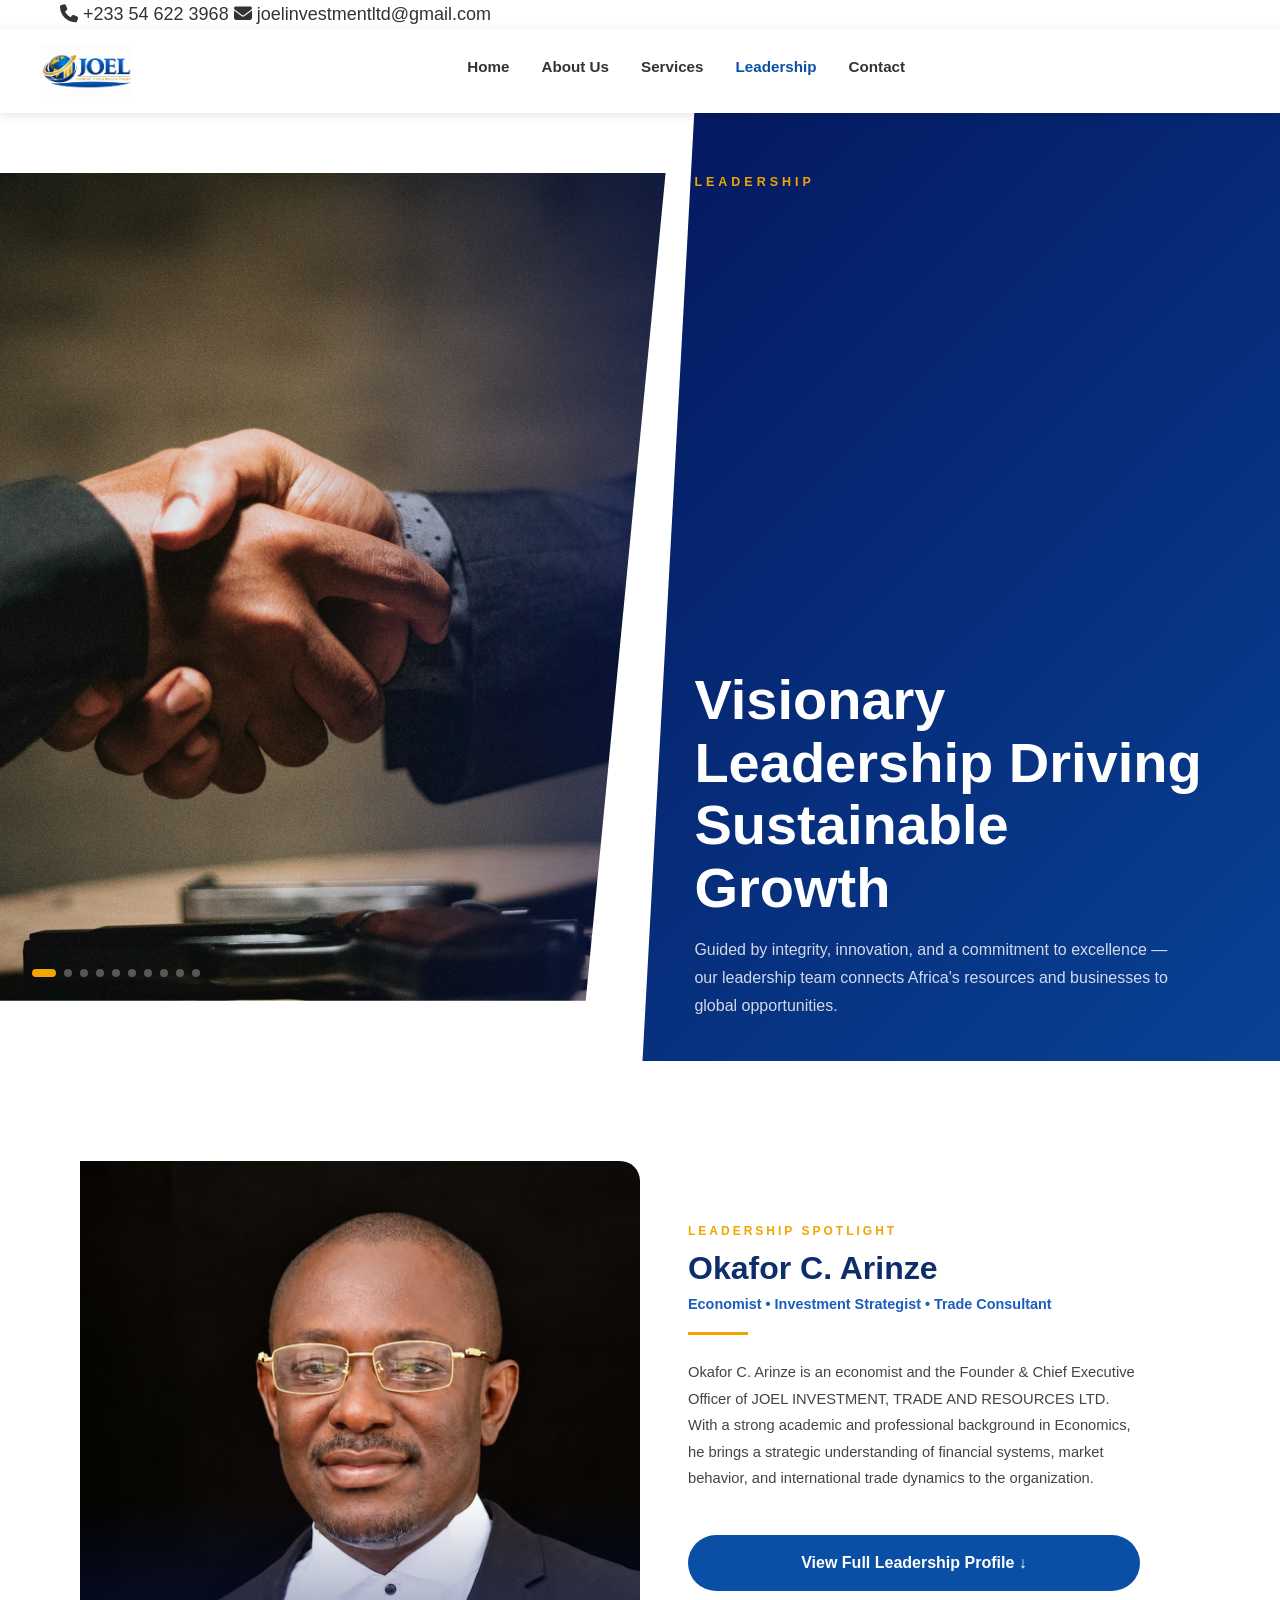
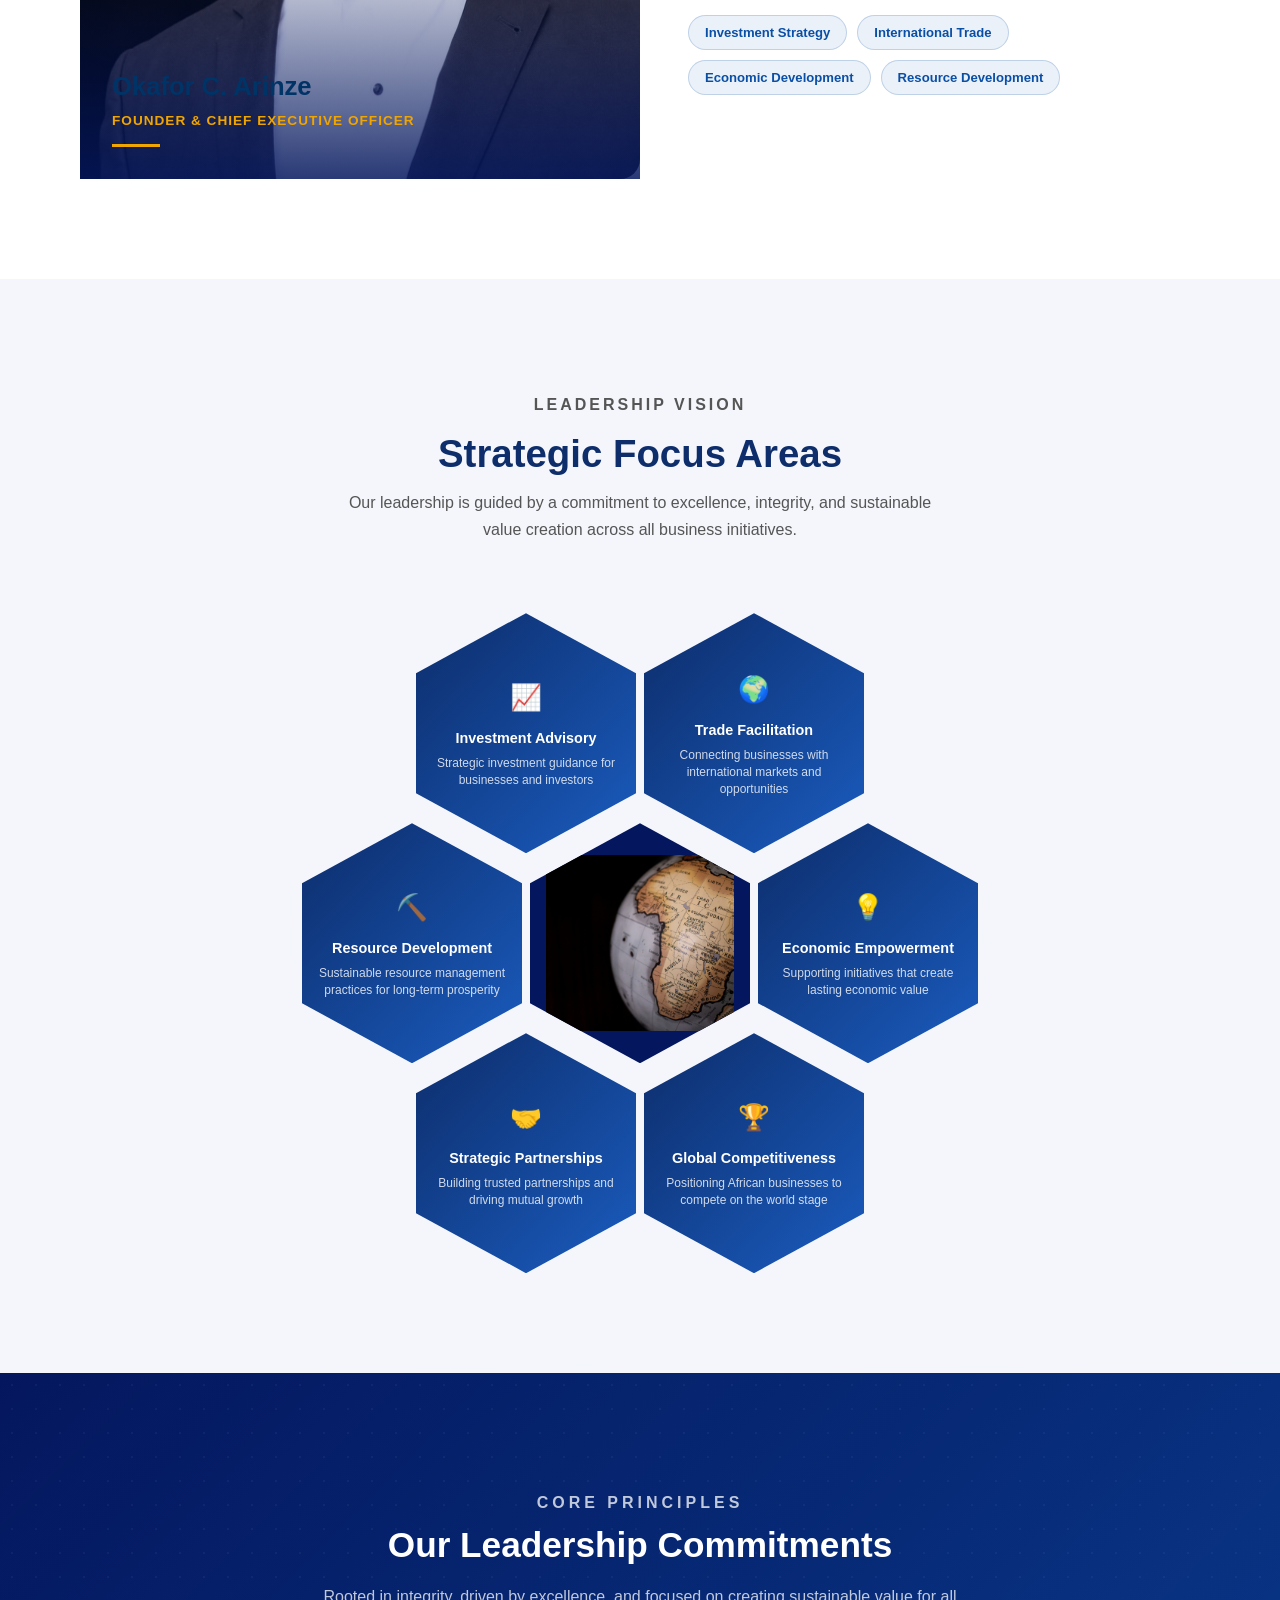
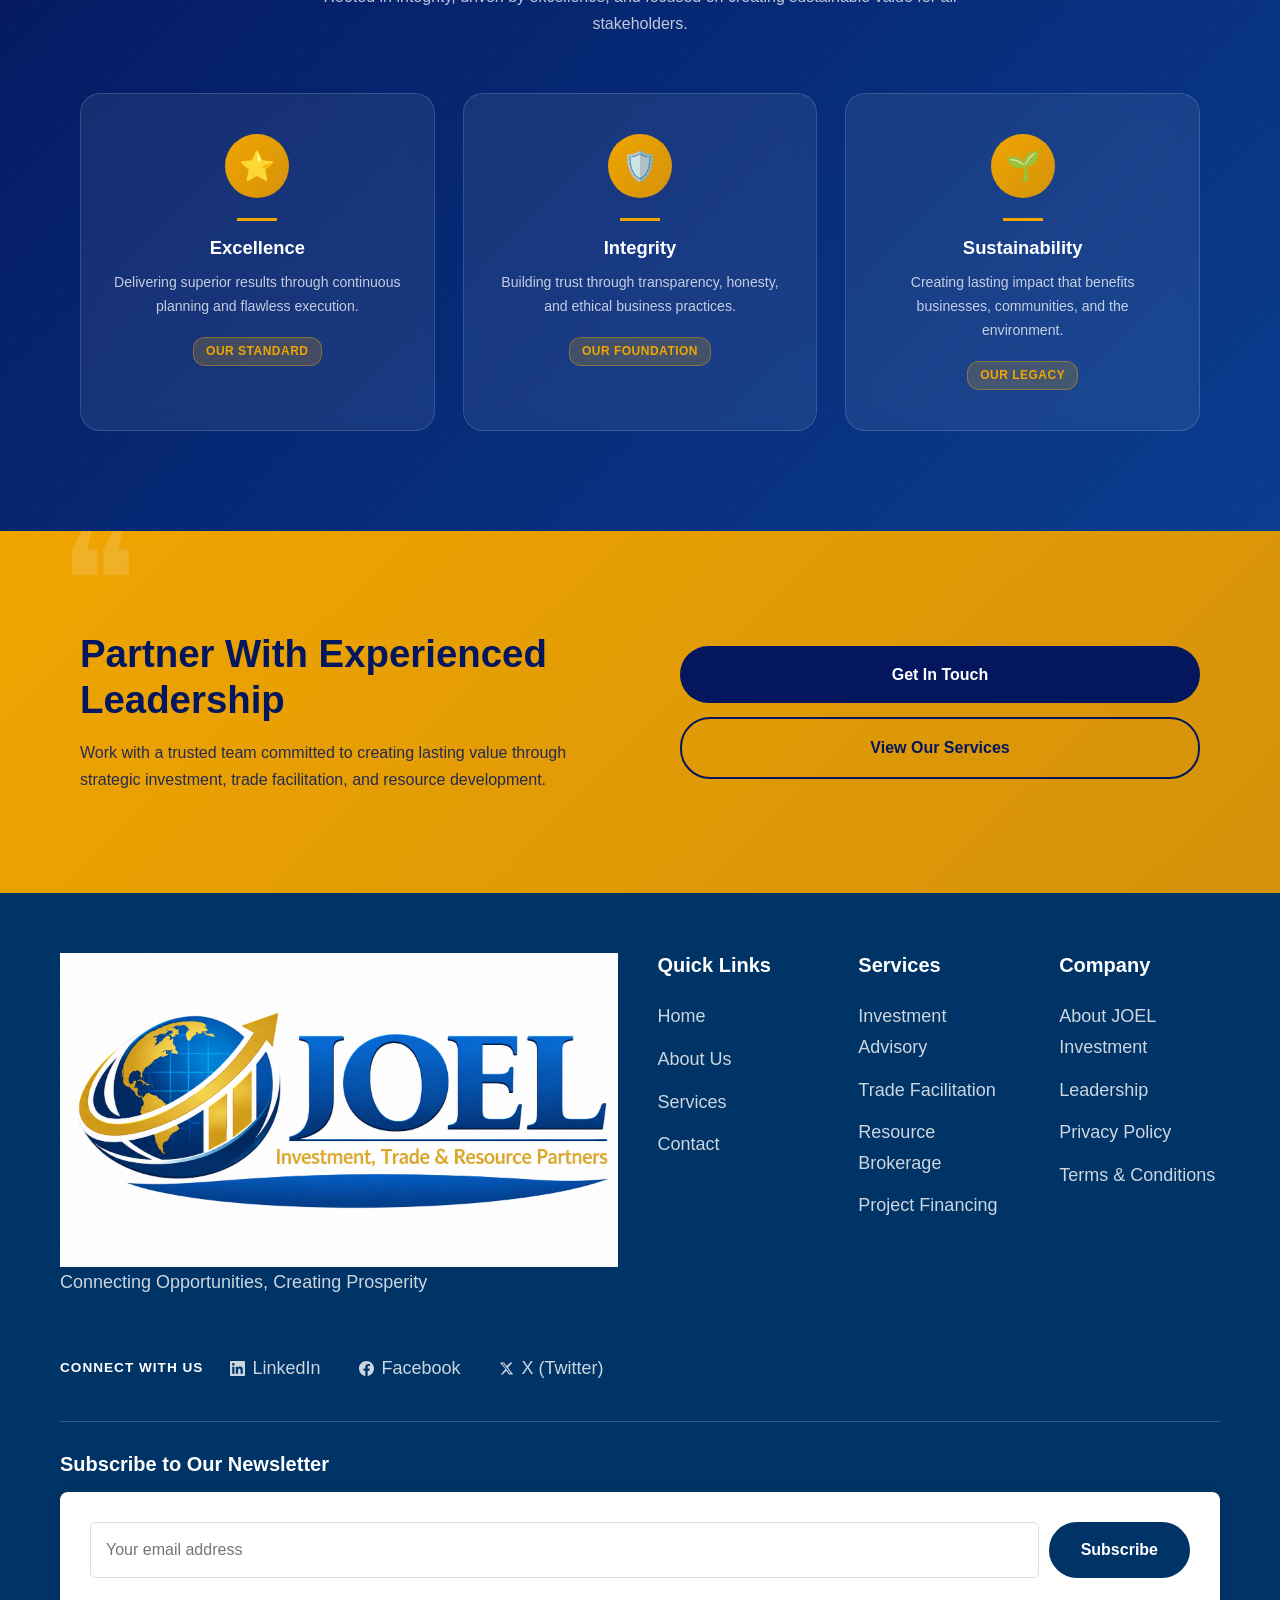
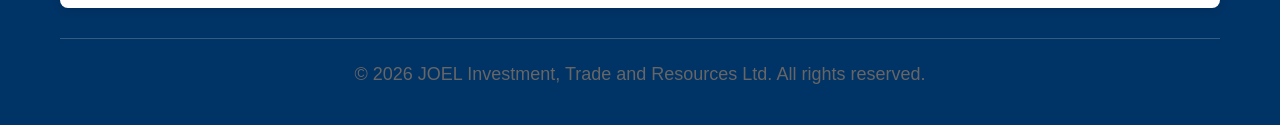
<file: leadership.html>
<!DOCTYPE html>
<html lang="en">
<head>

<meta charset="UTF-8">
<meta name="viewport" content="width=device-width, initial-scale=1.0">

<title>Leadership | JOEL INVESTMENT, TRADE AND RESOURCES LTD.</title>

<meta name="description"
content="Meet Okafor C. Arinze, Founder and CEO of JOEL INVESTMENT, TRADE AND RESOURCES LTD., leading investment advisory, trade facilitation, and resource development initiatives across Africa.">

<link rel="stylesheet" href="assets/css/style.css">
<link rel="stylesheet" href="assets/css/responsive.css">
        <link rel="stylesheet" href="assets/css/mobile-responsive-complete.css" />
<link href="https://fonts.googleapis.com/css2?family=Poppins:wght@300;400;500;600;700;800&family=Open+Sans:wght@300;400;500;600;700&display=swap" rel="stylesheet">

<link rel="stylesheet"
href="https://cdnjs.cloudflare.com/ajax/libs/font-awesome/6.5.1/css/all.min.css">

<!-- Canonical Tag -->
<link rel="canonical" href="https://www.yourdomain.com/leadership.html">

<!-- Open Graph Tags -->
<meta property="og:type" content="website">
<meta property="og:title" content="Leadership - JOEL INVESTMENT">
<meta property="og:description" content="Meet Okafor C. Arinze, Founder and CEO of JOEL Investment.">
<meta property="og:image" content="https://www.yourdomain.com/assets/images/logo/joel_investment_logo.jpeg">
<meta property="og:url" content="https://www.yourdomain.com/leadership.html">

<!-- Twitter/X Cards -->
<meta name="twitter:card" content="summary_large_image">
<meta name="twitter:title" content="Leadership - JOEL INVESTMENT">
<meta name="twitter:description" content="Meet our founder and CEO Okafor C. Arinze.">
<meta name="twitter:image" content="https://www.yourdomain.com/assets/images/logo/joel_investment_logo.jpeg">

<!-- Organization Schema Markup -->
<script type="application/ld+json">
{
  "@context": "https://schema.org",
  "@type": "Organization",
  "name": "JOEL INVESTMENT, TRADE AND RESOURCES LTD.",
  "url": "https://www.yourdomain.com",
  "logo": "https://www.yourdomain.com/assets/images/logo/joel_investment_logo.jpeg",
  "email": "joelinvestmentltd@gmail.com",
  "telephone": "+233 54 622 3968",
  "address": [
    {
      "@type": "PostalAddress",
      "streetAddress": "10 Kassim Street",
      "addressLocality": "Accra",
      "addressCountry": "Ghana"
    },
    {
      "@type": "PostalAddress",
      "streetAddress": "Gwarimpa",
      "addressLocality": "Abuja",
      "addressCountry": "Nigeria"
    }
  ],
  "founder": {
    "@type": "Person",
    "name": "Okafor C. Arinze"
  },
  "sameAs": ["https://www.facebook.com/profile.php?id=61589858708679"],
  "description": "Investment advisory, trade facilitation, financial consultancy, resource brokerage, project financing, and strategic partnerships."
}
</script>

<style>
/* ===== LEADERSHIP HERO SECTION ===== */
.leadership-hero {
  width: 100%;
  min-height: 92vh;
  position: relative;
  overflow: hidden;
  display: flex;
  animation: fadeIn 0.8s ease-out;
}

.leadership-hero-left {
  width: 52%;
  min-height: 92vh;
  clip-path: polygon(0 0, 100% 0, 88% 100%, 0 100%);
  z-index: 2;
  overflow: hidden;
  position: relative;
  background: #040f2e;
  animation: slideFromRight 1s ease-out 0.1s both;
}

.leadership-hero-left img {
  position: absolute;
  width: 100%;
  height: 100%;
  object-fit: cover;
  object-position: top center;
}

.leadership-hero-left::after {
  content: '';
  position: absolute;
  top: 0;
  right: 0;
  width: 100%;
  height: 100%;
  background: linear-gradient(to left, rgba(4,23,94,0.55) 0%, transparent 55%);
  z-index: 3;
}

.leadership-hero-dots {
  position: absolute;
  bottom: 24px;
  left: 32px;
  z-index: 4;
  display: flex;
  gap: 8px;
}

.leadership-hero-dot {
  width: 8px;
  height: 8px;
  border-radius: 50%;
  background: rgba(255,255,255,0.3);
  cursor: pointer;
  transition: all 0.3s ease;
}

.leadership-hero-dot.active {
  background: #f0a500;
  width: 24px;
  border-radius: 4px;
}

.leadership-hero-right {
  position: absolute;
  right: 0;
  top: 0;
  width: 52%;
  min-height: 92vh;
  clip-path: polygon(12% 0, 100% 0, 100% 100%, 0% 100%);
  z-index: 1;
  background: linear-gradient(135deg, #04175e 0%, #0a4fa6 100%);
  display: flex;
  flex-direction: column;
  justify-content: center;
  padding: 60px 60px 60px 80px;
  animation: slideFromLeft 1s ease-out 0.2s both;
}

.leadership-hero-right-label {
  color: #f0a500;
  font-size: 0.78rem;
  font-weight: 800;
  text-transform: uppercase;
  letter-spacing: 4px;
  margin-bottom: 16px;
}

.leadership-hero-right h1 {
  font-size: 2.8rem;
  font-weight: 900;
  color: white;
  line-height: 1.2;
  max-width: 520px;
  margin: 0 0 16px 0;
}

.leadership-hero-right-subtitle {
  font-size: 1rem;
  color: rgba(255,255,255,0.82);
  line-height: 1.75;
  max-width: 480px;
  margin: 0 0 28px 0;
}

.leadership-hero-badges {
  display: flex;
  gap: 16px;
  margin-bottom: 24px;
}

.leadership-hero-badge {
  background: rgba(255,255,255,0.12);
  border: 1px solid rgba(255,255,255,0.2);
  color: white;
  border-radius: 8px;
  padding: 10px 18px;
  font-size: 0.85rem;
  font-weight: 600;
}

.leadership-hero-accent {
  width: 60px;
  height: 4px;
  background: #f0a500;
  border-radius: 2px;
}

@keyframes slideFromRight {
  from { transform: translateX(80px); opacity: 0; }
  to { transform: translateX(0); opacity: 1; }
}

@keyframes slideFromLeft {
  from { transform: translateX(-80px); opacity: 0; }
  to { transform: translateX(0); opacity: 1; }
}

@keyframes fadeIn {
  from { opacity: 0; }
  to { opacity: 1; }
}

/* ===== HONEYCOMB LAYOUT ===== */
.honeycomb-section {
  background: #f4f6fb;
  padding: 90px 60px;
  width: 100%;
}

.honeycomb-header {
  text-align: center;
  margin-bottom: 70px;
}

.honeycomb-header-label {
  color: #f0a500;
  font-size: 0.75rem;
  font-weight: 800;
  text-transform: uppercase;
  letter-spacing: 3px;
}

.honeycomb-header h2 {
  font-size: 2.4rem;
  font-weight: 800;
  color: #0d2d6b;
  margin: 12px 0;
}

.honeycomb-header p {
  color: #555;
  font-size: 1rem;
  max-width: 600px;
  margin: 12px auto 0;
}

.honeycomb-grid {
  display: flex;
  flex-direction: column;
  align-items: center;
  gap: 0;
  max-width: 900px;
  margin: 0 auto;
}

.hex-row {
  display: flex;
  justify-content: center;
  gap: 8px;
  margin-top: -30px;
}

.hex-row:first-child {
  margin-top: 0;
}

.hex-item {
  width: 220px;
  height: 240px;
  clip-path: polygon(50% 0%, 100% 25%, 100% 75%, 50% 100%, 0% 75%, 0% 25%);
  background: linear-gradient(135deg, #0d2d6b, #1a5cbf);
  display: flex;
  flex-direction: column;
  align-items: center;
  justify-content: center;
  padding: 32px 16px;
  text-align: center;
  cursor: pointer;
  transition: transform 0.3s ease, filter 0.3s ease, background 0.3s ease;
  overflow: hidden;
  position: relative;
}

.hex-item:hover:not(.hex-center) {
  transform: scale(1.06);
  filter: brightness(1.1);
  background: linear-gradient(135deg, #f0a500, #d4920a);
}

.hex-item:hover:not(.hex-center) h4 {
  color: #04175e;
}

.hex-item:hover:not(.hex-center) p {
  color: rgba(4,23,94,0.85);
}

.hex-item-icon {
  font-size: 1.6rem;
  color: #f0a500;
  margin-bottom: 12px;
}

.hex-item h4 {
  font-size: 0.9rem;
  font-weight: 700;
  color: white;
  margin: 0 0 8px 0;
  transition: color 0.3s ease;
}

.hex-item p {
  font-size: 0.75rem;
  color: rgba(255,255,255,0.8);
  line-height: 1.4;
  margin: 0;
  transition: color 0.3s ease;
}

.hex-center {
  background: #04175e;
  cursor: default;
}

.hex-center:hover {
  transform: none;
  filter: none;
}

.hex-center img {
  width: 100%;
  height: 100%;
  object-fit: cover;
  object-position: top center;
  transition: opacity 0.4s ease;
}

/* ===== LEADERSHIP SPOTLIGHT ===== */
.leadership-spotlight {
  background: white;
  padding: 90px 0;
  width: 100%;
}

.spotlight-container {
  display: grid;
  grid-template-columns: 1fr 1fr;
  gap: 0;
  min-height: 520px;
  max-width: 100%;
  margin: 0;
}

.spotlight-left {
  position: relative;
  overflow: hidden;
}

.spotlight-left img {
  width: 100%;
  height: 100%;
  min-height: 520px;
  object-fit: cover;
  object-position: top center;
  border-radius: 0 20px 20px 0;
  animation: slideFromLeft 0.8s ease-out;
}

.spotlight-left::after {
  content: '';
  position: absolute;
  bottom: 0;
  left: 0;
  right: 0;
  height: 45%;
  background: linear-gradient(to top, rgba(4,23,94,0.85) 0%, transparent 100%);
  z-index: 2;
}

.spotlight-overlay {
  position: absolute;
  bottom: 32px;
  left: 32px;
  z-index: 3;
  color: white;
  animation: slideFromLeft 0.8s ease-out 0.2s both;
}

.spotlight-overlay-name {
  font-size: 1.6rem;
  font-weight: 800;
  margin: 0 0 8px 0;
}

.spotlight-overlay-title {
  font-size: 0.85rem;
  color: #f0a500;
  text-transform: uppercase;
  letter-spacing: 1px;
  font-weight: 700;
  margin: 0 0 12px 0;
}

.spotlight-overlay-bar {
  width: 48px;
  height: 3px;
  background: #f0a500;
}

.spotlight-right {
  padding: 60px 60px 60px 48px;
  display: flex;
  flex-direction: column;
  justify-content: center;
  animation: slideFromRight 0.8s ease-out;
}

.spotlight-right-label {
  color: #f0a500;
  font-size: 0.75rem;
  font-weight: 800;
  text-transform: uppercase;
  letter-spacing: 3px;
  margin-bottom: 8px;
}

.spotlight-right h3 {
  font-size: 2rem;
  font-weight: 800;
  color: #0d2d6b;
  margin: 0 0 4px 0;
}

.spotlight-right-subtitle {
  font-size: 0.9rem;
  color: #1a5cbf;
  font-weight: 600;
  margin: 0 0 16px 0;
}

.spotlight-right-divider {
  width: 60px;
  height: 3px;
  background: #f0a500;
  margin: 0 0 24px 0;
}

.spotlight-right-bio {
  flex: 1;
}

.spotlight-right-bio p {
  font-size: 0.92rem;
  color: #444;
  line-height: 1.8;
  margin: 0 0 16px 0;
}

.spotlight-right-bio p:last-child {
  margin-bottom: 24px;
}

.spotlight-tags {
  display: flex;
  flex-wrap: wrap;
  gap: 10px;
  margin: 24px 0;
}

.spotlight-tag {
  background: rgba(10,79,166,0.08);
  border: 1px solid rgba(10,79,166,0.2);
  color: #0a4fa6;
  border-radius: 20px;
  padding: 6px 16px;
  font-size: 0.82rem;
  font-weight: 600;
}

.spotlight-btn {
  display: inline-block;
  background: #0a4fa6;
  color: white;
  padding: 14px 28px;
  border-radius: 8px;
  font-weight: 700;
  text-decoration: none;
  margin-top: 28px;
  transition: all 0.3s ease;
  border: none;
  cursor: pointer;
  font-size: 1rem;
}

.spotlight-btn:hover {
  background: #084090;
  transform: translateX(4px);
}

/* ===== LEADERSHIP COMMITMENTS ===== */
.leadership-commitments {
  background: linear-gradient(135deg, #04175e 0%, #0a3d8f 100%);
  background-image: 
    radial-gradient(rgba(255,255,255,0.04) 1px, transparent 1px),
    linear-gradient(135deg, #04175e 0%, #0a3d8f 100%);
  background-size: 24px 24px, 100% 100%;
  padding: 80px 60px;
  width: 100%;
  position: relative;
}

.commitments-header {
  text-align: center;
  margin-bottom: 56px;
}

.commitments-header-label {
  color: #f0a500;
  font-size: 0.75rem;
  font-weight: 800;
  text-transform: uppercase;
  letter-spacing: 4px;
}

.commitments-header h2 {
  font-size: 2.2rem;
  font-weight: 800;
  color: white;
  margin: 8px 0 0 0;
}

.commitments-header p {
  color: rgba(255,255,255,0.75);
  font-size: 1rem;
  line-height: 1.7;
  max-width: 700px;
  margin: 16px auto 0;
}

.commitments-grid {
  display: grid;
  grid-template-columns: repeat(3, 1fr);
  gap: 28px;
  max-width: 1200px;
  margin: 0 auto;
}

.commitment-card {
  background: rgba(255,255,255,0.07);
  backdrop-filter: blur(10px);
  border: 1px solid rgba(255,255,255,0.14);
  border-radius: 20px;
  padding: 40px 32px;
  text-align: center;
  transition: all 0.3s ease;
  animation: fadeInUp 0.6s ease-out;
}

.commitment-card:hover {
  transform: translateY(-8px);
  border-color: rgba(240,165,0,0.45);
  box-shadow: 0 20px 50px rgba(0,0,0,0.3);
}

.commitment-icon {
  width: 64px;
  height: 64px;
  margin: 0 auto 20px;
  background: linear-gradient(135deg, #f0a500, #d4920a);
  border-radius: 50%;
  display: flex;
  align-items: center;
  justify-content: center;
  font-size: 1.8rem;
}

.commitment-bar {
  width: 40px;
  height: 3px;
  background: #f0a500;
  margin: 0 auto 16px;
}

.commitment-card h4 {
  font-size: 1.15rem;
  font-weight: 700;
  color: white;
  margin: 0 0 12px 0;
}

.commitment-card p {
  font-size: 0.88rem;
  color: rgba(255,255,255,0.75);
  line-height: 1.7;
  margin: 0 0 16px 0;
}

.commitment-tag {
  display: inline-block;
  background: rgba(240,165,0,0.2);
  border: 1px solid rgba(240,165,0,0.4);
  color: #f0a500;
  padding: 4px 12px;
  border-radius: 12px;
  font-size: 0.75rem;
  font-weight: 700;
  text-transform: uppercase;
  letter-spacing: 0.5px;
}

@keyframes fadeInUp {
  from { opacity: 0; transform: translateY(30px); }
  to { opacity: 1; transform: translateY(0); }
}

/* ===== CTA SECTION ===== */
.leadership-cta {
  background: linear-gradient(135deg, #f0a500 0%, #d4920a 100%);
  padding: 80px 60px;
  width: 100%;
  position: relative;
  overflow: hidden;
}

.leadership-cta::before {
  content: '❝';
  position: absolute;
  top: -20px;
  left: 60px;
  font-size: 9rem;
  color: rgba(255,255,255,0.15);
  line-height: 1;
  z-index: 1;
}

.cta-container {
  display: grid;
  grid-template-columns: 1fr 1fr;
  gap: 80px;
  align-items: center;
  max-width: 1400px;
  margin: 0 auto;
  position: relative;
  z-index: 2;
}

.cta-left h2 {
  font-size: 2.4rem;
  font-weight: 900;
  color: #04175e;
  margin: 0 0 16px 0;
  line-height: 1.2;
}

.cta-left p {
  font-size: 1rem;
  color: #04175e;
  opacity: 0.85;
  line-height: 1.7;
  margin: 0;
}

.cta-right {
  display: flex;
  flex-direction: column;
  gap: 14px;
  justify-content: center;
}

.cta-btn {
  padding: 16px 36px;
  border-radius: 8px;
  font-weight: 700;
  font-size: 1rem;
  text-decoration: none;
  text-align: center;
  transition: all 0.3s ease;
  border: none;
  cursor: pointer;
  display: inline-block;
}

.cta-btn-primary {
  background: #04175e;
  color: white;
}

.cta-btn-primary:hover {
  background: #051041;
  transform: translateY(-3px);
  box-shadow: 0 8px 24px rgba(4,23,94,0.3);
}

.cta-btn-secondary {
  background: transparent;
  border: 2px solid #04175e;
  color: #04175e;
}

.cta-btn-secondary:hover {
  background: rgba(4,23,94,0.1);
  transform: translateY(-3px);
  box-shadow: 0 8px 24px rgba(4,23,94,0.2);
}
</style>

</head>

<body>

<!-- Top Bar -->
<div class="top-bar">
    <div class="container">
        <div class="top-left">
            <span><i class="fa-solid fa-phone"></i> +233 54 622 3968</span>
            <span><i class="fa-solid fa-envelope"></i> joelinvestmentltd@gmail.com</span>
        </div>
    </div>
</div>

<!-- Header -->
<header class="header">
            <div class="container nav-container">
                <a href="index.html" class="logo">
                    <img
                        src="assets/images/logo/joel_investment_logo.png"
                        alt="JOEL Investment Logo"
                    />
                </a>
                <nav class="navbar">
                    <ul class="nav-links" id="mainNavList">
                        <li><a href="index.html">Home</a></li>
                        <li><a href="about.html">About Us</a></li>
                        <li><a href="services.html">Services</a></li>
                        <li><a href="leadership.html" class="active">Leadership</a></li>
                        <li><a href="contact.html">Contact</a></li>
                    </ul>
                </nav>
                <button class="hamburger-btn" id="mainHamburgerBtn" aria-label="Toggle navigation menu" type="button">
                    <span></span>
                    <span></span>
                    <span></span>
                </button>
            </div>
        </header>

<!-- PROMPT 1: LEADERSHIP HERO SECTION -->
<section class="leadership-hero">
  <div class="leadership-hero-left" id="leadershipHeroCarousel">
    <div class="leadership-hero-videos-container hero-video-cycle" id="leadershipHeroVideos">
      <video class="leadership-hero-video hero-cycle-video active active-video" autoplay muted playsinline preload="auto" poster="assets/images/about-preview3.jpg">
        <source src="assets/videos/advising.mp4" type="video/mp4">
      </video>
      <video class="leadership-hero-video hero-cycle-video" autoplay muted playsinline preload="auto" poster="assets/images/about-preview3.jpg">
        <source src="assets/videos/town.mp4" type="video/mp4">
      </video>
      <video class="leadership-hero-video hero-cycle-video" autoplay muted playsinline preload="auto" poster="assets/images/about-preview3.jpg">
        <source src="assets/videos/town-view1.mp4" type="video/mp4">
      </video>
      <video class="leadership-hero-video hero-cycle-video" autoplay muted playsinline preload="auto" poster="assets/images/about-preview3.jpg">
        <source src="assets/videos/consult.mp4" type="video/mp4">
      </video>
      <video class="leadership-hero-video hero-cycle-video" autoplay muted playsinline preload="auto" poster="assets/images/about-preview3.jpg">
        <source src="assets/videos/services-video-5.mp4" type="video/mp4">
      </video>
    </div>
    <!-- Dot Indicators -->
    <div class="leadership-hero-dots" id="leadershipHeroDots">
      <div class="leadership-hero-dot active"></div>
      <div class="leadership-hero-dot"></div>
      <div class="leadership-hero-dot"></div>
      <div class="leadership-hero-dot"></div>
      <div class="leadership-hero-dot"></div>
    </div>
  </div>
  
  <div class="leadership-hero-right">
    <div class="leadership-hero-right-label">Leadership</div>
    <h1>Visionary Leadership Driving Sustainable Growth</h1>
    <p class="leadership-hero-right-subtitle">
      Guided by integrity, innovation, and a commitment to excellence — our leadership team connects Africa's resources and businesses to global opportunities.
    </p>
    <div class="leadership-hero-badges">
      <div class="leadership-hero-badge">🌍 Pan-African Focus</div>
      <div class="leadership-hero-badge">💼 Expert Leadership</div>
    </div>
    <div class="leadership-hero-accent"></div>
  </div>
</section>

<!-- PROMPT 3: LEADERSHIP SPOTLIGHT SECTION -->
<section class="leadership-spotlight">
  <div class="spotlight-container">
    <div class="spotlight-left">
      <img src="assets/images/portfolio/Mr. Arinze Okarfo2.png" alt="Okafor C. Arinze">
      <div class="spotlight-overlay">
        <h3 class="spotlight-overlay-name">Okafor C. Arinze</h3>
        <p class="spotlight-overlay-title">Founder & Chief Executive Officer</p>
        <div class="spotlight-overlay-bar"></div>
      </div>
    </div>
    
    <div class="spotlight-right">
      <p class="spotlight-right-label">Leadership Spotlight</p>
      <h3>Okafor C. Arinze</h3>
      <p class="spotlight-right-subtitle">Economist • Investment Strategist • Trade Consultant</p>
      <div class="spotlight-right-divider"></div>
      
      <div class="spotlight-right-bio">
        <p>Okafor C. Arinze is an economist and the Founder & Chief Executive Officer of JOEL INVESTMENT, TRADE AND RESOURCES LTD. With a strong academic and professional background in Economics, he brings a strategic understanding of financial systems, market behavior, and international trade dynamics to the organization.</p>
        
        <div id="fullLeadershipProfile">
          <p>His expertise lies in investment analysis, economic development strategy, and cross-border trade facilitation, enabling him to identify viable opportunities and structure sustainable business partnerships across diverse sectors.</p>
          
          <p>At JOEL INVESTMENT, TRADE AND RESOURCES LTD., his focus agenda is centered on building a globally competitive investment and trade consultancy platform that connects African resources and businesses to international markets. He is committed to promoting transparency, economic empowerment, and sustainable growth through structured investment solutions, strategic partnerships, and responsible resource management.</p>
          
          <p>Under his leadership, the company is positioned to expand its footprint in investment advisory, international trade facilitation, and resource brokerage, with a long-term vision of becoming a trusted global brand in African business consultancy.</p>
          
          <div class="flp-highlights">
            <div class="flp-highlight-item">
              <span class="flp-h-icon">🎯</span>
              <div>
                <strong>Core Focus</strong>
                <p>Building a globally competitive investment and trade consultancy platform connecting African resources to international markets.</p>
              </div>
            </div>
            <div class="flp-highlight-item">
              <span class="flp-h-icon">💡</span>
              <div>
                <strong>Leadership Philosophy</strong>
                <p>Committed to transparency, economic empowerment, and sustainable growth through structured investment solutions.</p>
              </div>
            </div>
            <div class="flp-highlight-item">
              <span class="flp-h-icon">🌍</span>
              <div>
                <strong>Long-Term Vision</strong>
                <p>Becoming a trusted global brand in African business consultancy with expanding footprint in advisory, trade, and brokerage.</p>
              </div>
            </div>
          </div>
        </div>
      </div>
      <button class="spotlight-btn leadership-profile-btn">View Full Leadership Profile ↓</button>
      <div class="spotlight-tags">
        <span class="spotlight-tag">Investment Strategy</span>
        <span class="spotlight-tag">International Trade</span>
        <span class="spotlight-tag">Economic Development</span>
        <span class="spotlight-tag">Resource Development</span>
      </div>
    </div>
  </div>
</section>

<!-- PROMPT 2: HONEYCOMB SECTION -->
<section class="honeycomb-section">
  <div class="honeycomb-header">
    <p class="honeycomb-header-label">Leadership Vision</p>
    <h2>Strategic Focus Areas</h2>
    <p>Our leadership is guided by a commitment to excellence, integrity, and sustainable value creation across all business initiatives.</p>
  </div>
  
  <div class="honeycomb-grid">
    <!-- Row 1: 2 hexagons (offset) -->
    <div class="hex-row">
      <div class="hex-item" data-image="assets/images/Investment.jpg">
        <div class="hex-item-icon">📈</div>
        <h4>Investment Advisory</h4>
        <p>Strategic investment guidance for businesses and investors</p>
      </div>
      <div class="hex-item" data-image="assets/images/about-preview1.jpg">
        <div class="hex-item-icon">🌍</div>
        <h4>Trade Facilitation</h4>
        <p>Connecting businesses with international markets and opportunities</p>
      </div>
    </div>
    
    <!-- Row 2: 3 hexagons (center hexagon is image viewer) -->
    <div class="hex-row">
      <div class="hex-item" data-image="assets/images/development.jpg">
        <div class="hex-item-icon">⛏️</div>
        <h4>Resource Development</h4>
        <p>Sustainable resource management practices for long-term prosperity</p>
      </div>
      
      <div class="hex-item hex-center" id="hexCenter">
        <img src="assets/images/africa-map.jpg" alt="africa-map">
      </div>
      
      <div class="hex-item" data-image="assets/images/economic.jpg">
        <div class="hex-item-icon">💡</div>
        <h4>Economic Empowerment</h4>
        <p>Supporting initiatives that create lasting economic value</p>
      </div>
    </div>
    
    <!-- Row 3: 2 hexagons (offset) -->
    <div class="hex-row">
      <div class="hex-item" data-image="assets/images/future.jpg">
        <div class="hex-item-icon">🤝</div>
        <h4>Strategic Partnerships</h4>
        <p>Building trusted partnerships and driving mutual growth</p>
      </div>
      <div class="hex-item" data-image="assets/images/global.jpg">
        <div class="hex-item-icon">🏆</div>
        <h4>Global Competitiveness</h4>
        <p>Positioning African businesses to compete on the world stage</p>
      </div>
    </div>
  </div>

  <div class="honeycomb-mobile-grid" aria-label="Strategic focus areas">
    <div class="hmg-card">
      <span class="hmg-icon" aria-hidden="true">&#128200;</span>
      <h3>Investment Advisory</h3>
      <p>Strategic investment guidance for businesses and investors</p>
    </div>
    <div class="hmg-card">
      <span class="hmg-icon" aria-hidden="true">&#127757;</span>
      <h3>Trade Facilitation</h3>
      <p>Connecting businesses with international markets and opportunities</p>
    </div>
    <div class="hmg-card">
      <span class="hmg-icon" aria-hidden="true">&#9935;&#65039;</span>
      <h3>Resource Development</h3>
      <p>Sustainable resource management practices for long-term prosperity</p>
    </div>
    <div class="hmg-card">
      <span class="hmg-icon" aria-hidden="true">&#128161;</span>
      <h3>Economic Empowerment</h3>
      <p>Supporting initiatives that create lasting economic value</p>
    </div>
    <div class="hmg-card">
      <span class="hmg-icon" aria-hidden="true">&#129309;</span>
      <h3>Strategic Partnerships</h3>
      <p>Building trusted partnerships and driving mutual growth</p>
    </div>
    <div class="hmg-card">
      <span class="hmg-icon" aria-hidden="true">&#127942;</span>
      <h3>Global Competitiveness</h3>
      <p>Positioning African businesses to compete on the world stage</p>
    </div>
  </div>
</section>

<!-- PROMPT 4: LEADERSHIP COMMITMENTS SECTION -->
<section class="leadership-commitments">
  <div class="commitments-header">
    <p class="commitments-header-label">Core Principles</p>
    <h2>Our Leadership Commitments</h2>
    <p>Rooted in integrity, driven by excellence, and focused on creating sustainable value for all stakeholders.</p>
  </div>
  
  <div class="commitments-grid">
    <div class="commitment-card">
      <div class="commitment-icon">⭐</div>
      <div class="commitment-bar"></div>
      <h4>Excellence</h4>
      <p>Delivering superior results through continuous planning and flawless execution.</p>
      <span class="commitment-tag">Our Standard</span>
    </div>
    
    <div class="commitment-card">
      <div class="commitment-icon">🛡️</div>
      <div class="commitment-bar"></div>
      <h4>Integrity</h4>
      <p>Building trust through transparency, honesty, and ethical business practices.</p>
      <span class="commitment-tag">Our Foundation</span>
    </div>
    
    <div class="commitment-card">
      <div class="commitment-icon">🌱</div>
      <div class="commitment-bar"></div>
      <h4>Sustainability</h4>
      <p>Creating lasting impact that benefits businesses, communities, and the environment.</p>
      <span class="commitment-tag">Our Legacy</span>
    </div>
  </div>
</section>

<!-- PROMPT 4: CTA SECTION -->
<section class="leadership-cta">
  <div class="cta-container">
    <div class="cta-left">
      <h2>Partner With Experienced Leadership</h2>
      <p>Work with a trusted team committed to creating lasting value through strategic investment, trade facilitation, and resource development.</p>
    </div>
    
    <div class="cta-right">
      <a href="contact.html" class="cta-btn cta-btn-primary">Get In Touch</a>
      <a href="services.html" class="cta-btn cta-btn-secondary">View Our Services</a>
    </div>
  </div>
</section>

<!-- Footer -->
<footer class="footer">
        <div class="container">
            <div class="footer-grid">
                <div class="footer-section">
                    <img src="assets/images/logo/joel_investment_logo.png" class="footer-logo" alt="JOEL Investment Logo">
                    <p>Connecting Opportunities, Creating Prosperity</p>
                </div>
                <div class="footer-section">
                    <h4>Quick Links</h4>
                    <ul>
                        <li><a href="index.html">Home</a></li>
                        <li><a href="about.html">About Us</a></li>
                        <li><a href="services.html">Services</a></li>
                        <li><a href="contact.html">Contact</a></li>
                    </ul>
                </div>

                <div class="footer-section">
                    <h4>Services</h4>
                    <ul>
                        <li><a href="services.html#investment">Investment Advisory</a></li>
                        <li><a href="services.html#trade">Trade Facilitation</a></li>
                        <li><a href="services.html#resources">Resource Brokerage</a></li>
                        <li><a href="services.html#financing">Project Financing</a></li>
                    </ul>
                </div>

                <div class="footer-section">
                    <h4>Company</h4>
                    <ul>
                        <li><a href="about.html">About JOEL Investment</a></li>
                        <li><a href="leadership.html">Leadership</a></li>
                        <li><a href="privacy-policy.html">Privacy Policy</a></li>
                        <li><a href="terms.html">Terms & Conditions</a></li>
                    </ul>
                </div>

                <div class="footer-section">
                    <div class="footer-social">
                      <h4 class="footer-social-title">Connect With Us</h4>
                      <div class="social-links-row">
                        <a href="https://linkedin.com/company/joel-investment"
                           target="_blank"
                           rel="noopener noreferrer"
                           class="social-link social-link--linkedin"
                           aria-label="LinkedIn">
                          <span class="social-icon">
                            <svg width="18" height="18" viewBox="0 0 24 24" fill="currentColor">
                              <path d="M20.447 20.452h-3.554v-5.569c0-1.328-.027-3.037-1.852-3.037-1.853 0-2.136 1.445-2.136 2.939v5.667H9.351V9h3.414v1.561h.046c.477-.9 1.637-1.85 3.37-1.85 3.601 0 4.267 2.37 4.267 5.455v6.286zM5.337 7.433a2.062 2.062 0 01-2.063-2.065 2.064 2.064 0 112.063 2.065zm1.782 13.019H3.555V9h3.564v11.452zM22.225 0H1.771C.792 0 0 .774 0 1.729v20.542C0 23.227.792 24 1.771 24h20.451C23.2 24 24 23.227 24 22.271V1.729C24 .774 23.2 0 22.222 0h.003z"/>
                            </svg>
                          </span>
                          <span class="social-label">LinkedIn</span>
                        </a>

                        <a href="https://www.facebook.com/profile.php?id=61589858708679" target="_blank" rel="noopener noreferrer" class="social-link social-link--facebook" aria-label="Facebook">
                          <span class="social-icon">
                            <svg width="18" height="18" viewBox="0 0 24 24" fill="currentColor">
                              <path d="M24 12.073c0-6.627-5.373-12-12-12s-12 5.373-12 12c0 5.99 4.388 10.954 10.125 11.854v-8.385H7.078v-3.47h3.047V9.43c0-3.007 1.792-4.669 4.533-4.669 1.312 0 2.686.235 2.686.235v2.953H15.83c-1.491 0-1.956.925-1.956 1.874v2.25h3.328l-.532 3.47h-2.796v8.385C19.612 23.027 24 18.062 24 12.073z"/>
                            </svg>
                          </span>
                          <span class="social-label">Facebook</span>
                        </a>

                        <a href="https://twitter.com/joelinvestment" target="_blank" rel="noopener noreferrer" class="social-link social-link--twitter" aria-label="Twitter / X">
                          <span class="social-icon">
                            <svg width="18" height="18" viewBox="0 0 24 24" fill="currentColor">
                              <path d="M18.244 2.25h3.308l-7.227 8.26 8.502 11.24H16.17l-4.714-6.231-5.401 6.231H2.744l7.737-8.835L1.254 2.25H8.08l4.253 5.622zm-1.161 17.52h1.833L7.084 4.126H5.117z"/>
                            </svg>
                          </span>
                          <span class="social-label">X (Twitter)</span>
                        </a>
                      </div>
                    </div>
                </div>
            </div>

            <div class="footer-newsletter">
                <h4>Subscribe to Our Newsletter</h4>
                <form class="newsletter-form">
                    <input type="email" placeholder="Your email address" required>
                    <button type="submit" class="btn btn-primary">Subscribe</button>
                </form>
            </div>

            <div class="footer-bottom">
                <p>&copy; 2026 JOEL Investment, Trade and Resources Ltd. All rights reserved.</p>
            </div>
        </div>
    </footer>

<script src="assets/js/mobile-fixes.js"></script>
    <script src="assets/js/main.js"></script>

<script>
// Leadership Hero Carousel
(function initLeadershipHero() {
  const carousel = document.getElementById('leadershipHeroCarousel');
  const dotsContainer = document.getElementById('leadershipHeroDots');
  if (!carousel || !dotsContainer) return;

  const images = [
    'assets/images/portfolio/Mr. Arinze Okarfo.jpeg',
    'assets/images/about-preview.jpg',
    'assets/images/about-preview1.jpg',
    'assets/images/about-preview2.jpg',
    'assets/images/about-preview3.jpg'
  ];

  let currentIndex = 0;

  // Create dots
  images.forEach((_, i) => {
    const dot = document.createElement('div');
    dot.className = `leadership-hero-dot ${i === 0 ? 'active' : ''}`;
    dot.addEventListener('click', () => goToSlide(i));
    dotsContainer.appendChild(dot);
  });

  function updateImage() {
    const img = carousel.querySelector('img');
    if (!img) return;
    img.style.opacity = '0';
    setTimeout(() => {
      img.src = images[currentIndex];
      img.style.transition = 'opacity 0.6s ease-out';
      img.style.opacity = '1';
    }, 150);

    // Update dots
    document.querySelectorAll('.leadership-hero-dot').forEach((dot, i) => {
      dot.classList.toggle('active', i === currentIndex);
    });
  }

  function goToSlide(index) {
    currentIndex = index;
    updateImage();
  }

  function nextSlide() {
    currentIndex = (currentIndex + 1) % images.length;
    updateImage();
  }

  // Auto-advance every 3 seconds
  setInterval(nextSlide, 3000);
})();

// Honeycomb Image Viewer
(function initHoneycomb() {
  const hexItems = document.querySelectorAll('.hex-item:not(.hex-center)');
  const centerImg = document.querySelector('.hex-center img');
  const defaultImage = 'assets/images/africa-map.jpg';

  if (!hexItems.length || !centerImg) return;

  hexItems.forEach(hex => {
    hex.addEventListener('mouseenter', () => {
      const newImage = hex.getAttribute('data-image');
      if (newImage && newImage !== defaultImage) {
        centerImg.style.opacity = '0';
        setTimeout(() => {
          centerImg.src = newImage;
          centerImg.style.opacity = '1';
        }, 200);
      }
    });

    hex.addEventListener('mouseleave', () => {
      centerImg.style.opacity = '0';
      setTimeout(() => {
        centerImg.src = defaultImage;
        centerImg.style.opacity = '1';
      }, 200);
    });
  });
})();
</script>

<script>
(function() {
  var btn = document.getElementById('mainHamburgerBtn');
  var nav = document.getElementById('mainNavList');
  if (!btn || !nav) return;

  // Create backdrop element once
  var backdrop = document.createElement('div');
  backdrop.className = 'nav-backdrop';
  document.body.appendChild(backdrop);

  function openMenu() {
    nav.classList.add('is-open');
    backdrop.classList.add('is-visible');
    btn.classList.add('is-active');
    document.body.style.overflow = 'hidden';
  }

  function closeMenu() {
    nav.classList.remove('is-open');
    backdrop.classList.remove('is-visible');
    btn.classList.remove('is-active');
    document.body.style.overflow = '';
  }

  btn.addEventListener('click', function(e) {
    e.preventDefault();
    e.stopPropagation();
    nav.classList.contains('is-open') ? closeMenu() : openMenu();
  });

  backdrop.addEventListener('click', closeMenu);

  nav.querySelectorAll('a').forEach(function(link) {
    link.addEventListener('click', closeMenu);
  });

  document.addEventListener('keydown', function(e) {
    if (e.key === 'Escape') closeMenu();
  });

  window.addEventListener('resize', function() {
    if (window.innerWidth > 768) closeMenu();
  });
})();
</script>
</body>
</html>
</file>
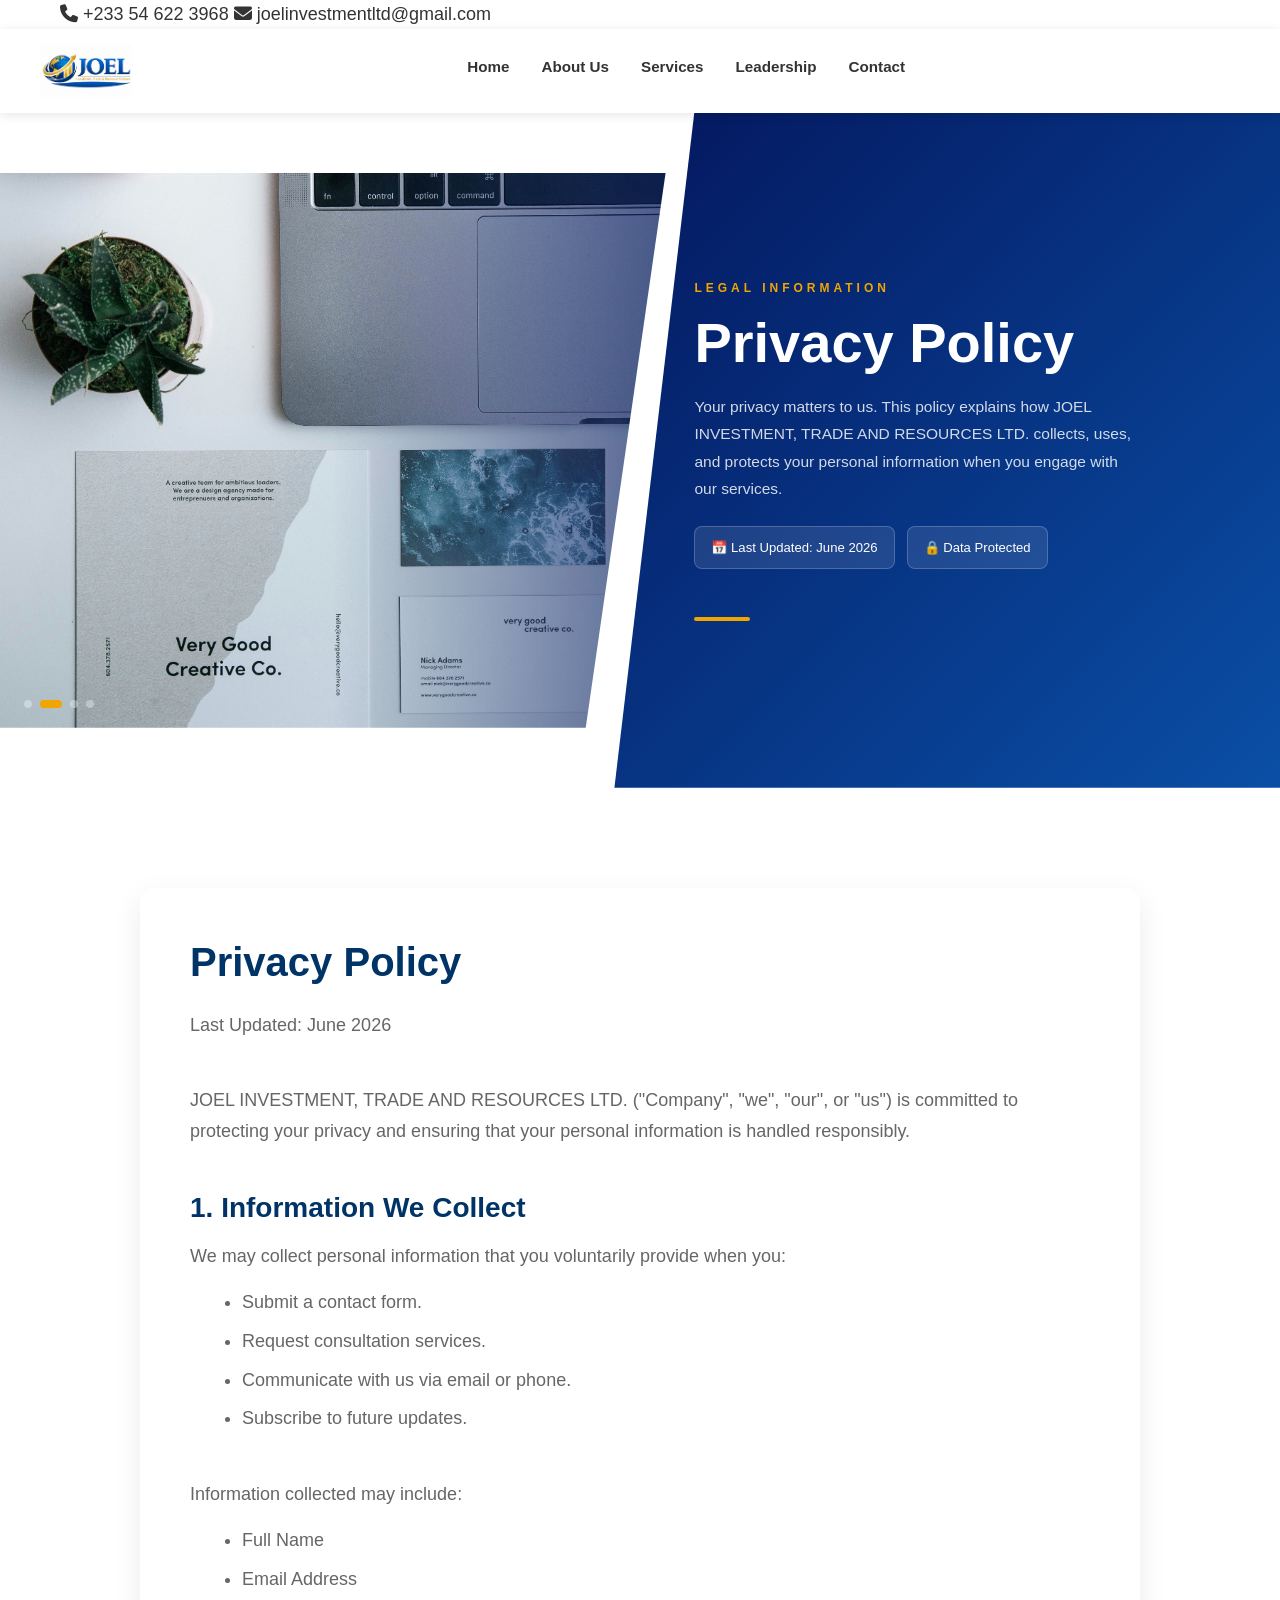
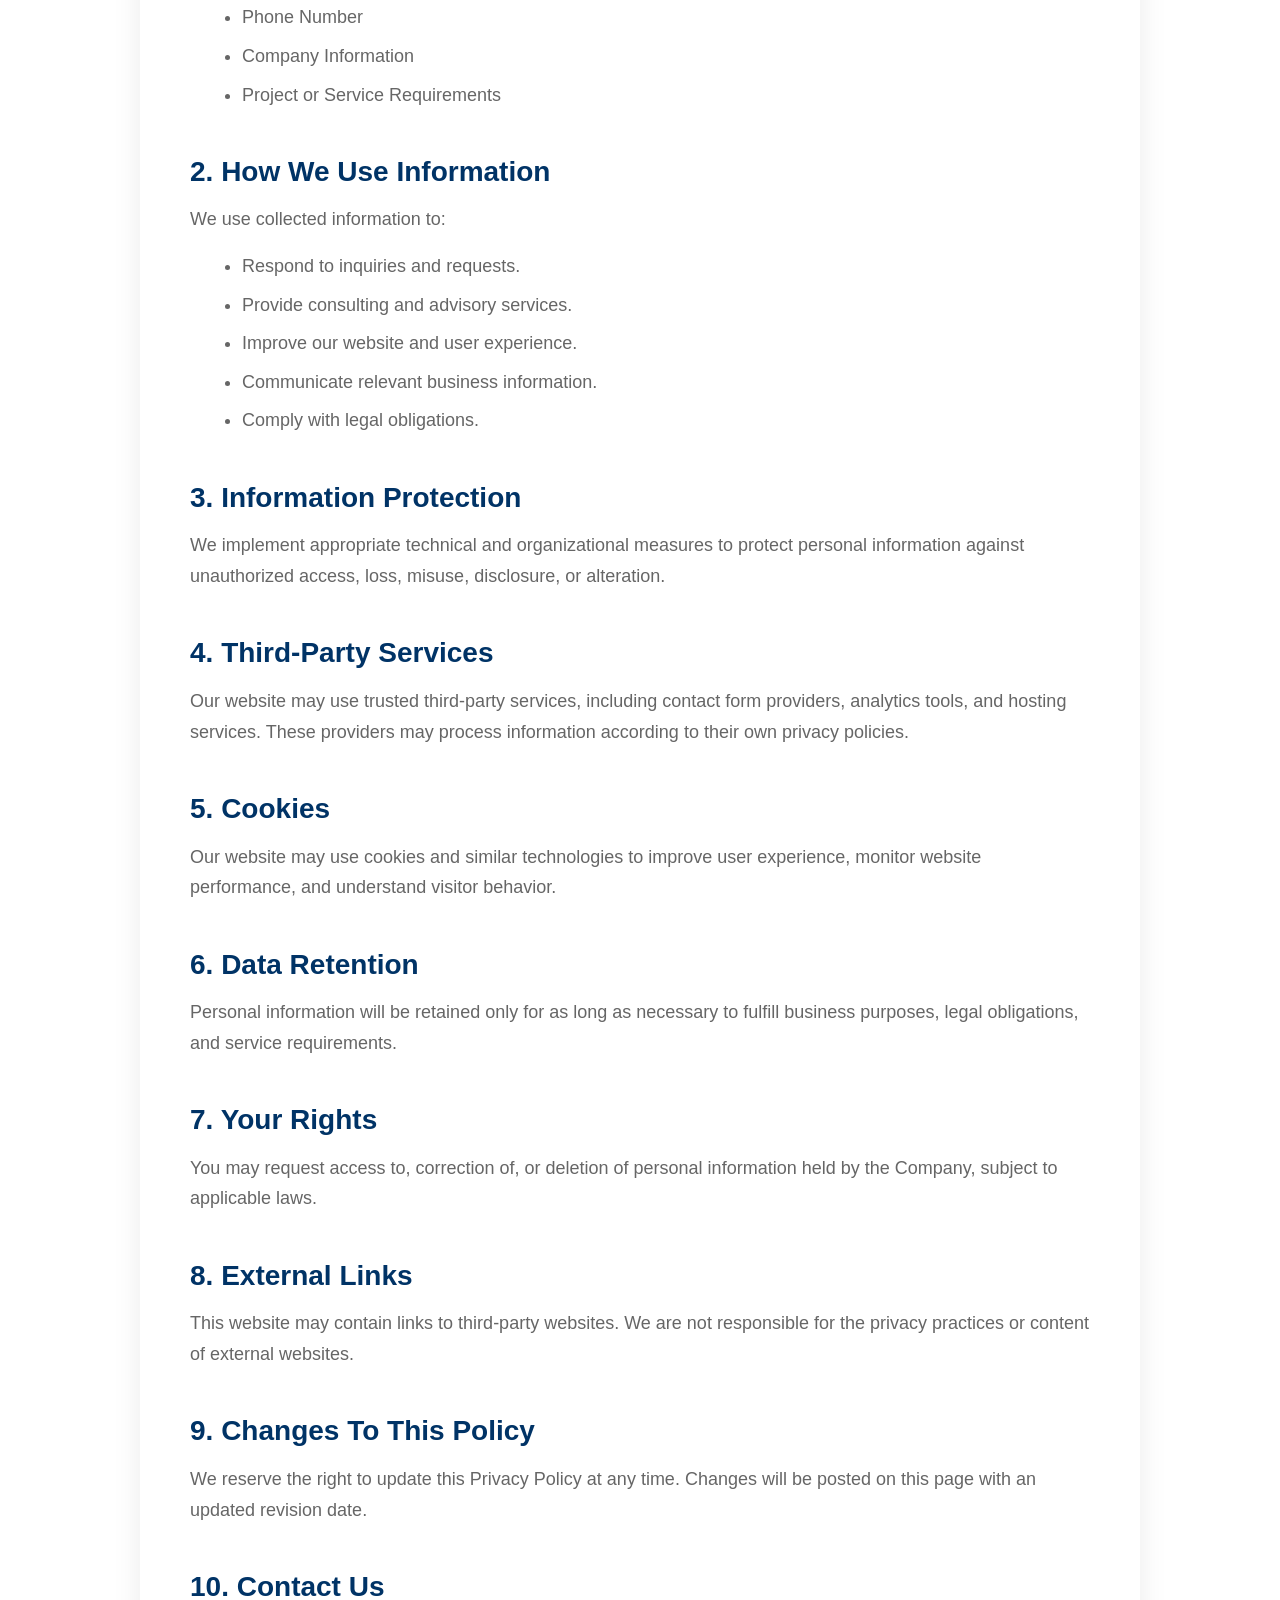
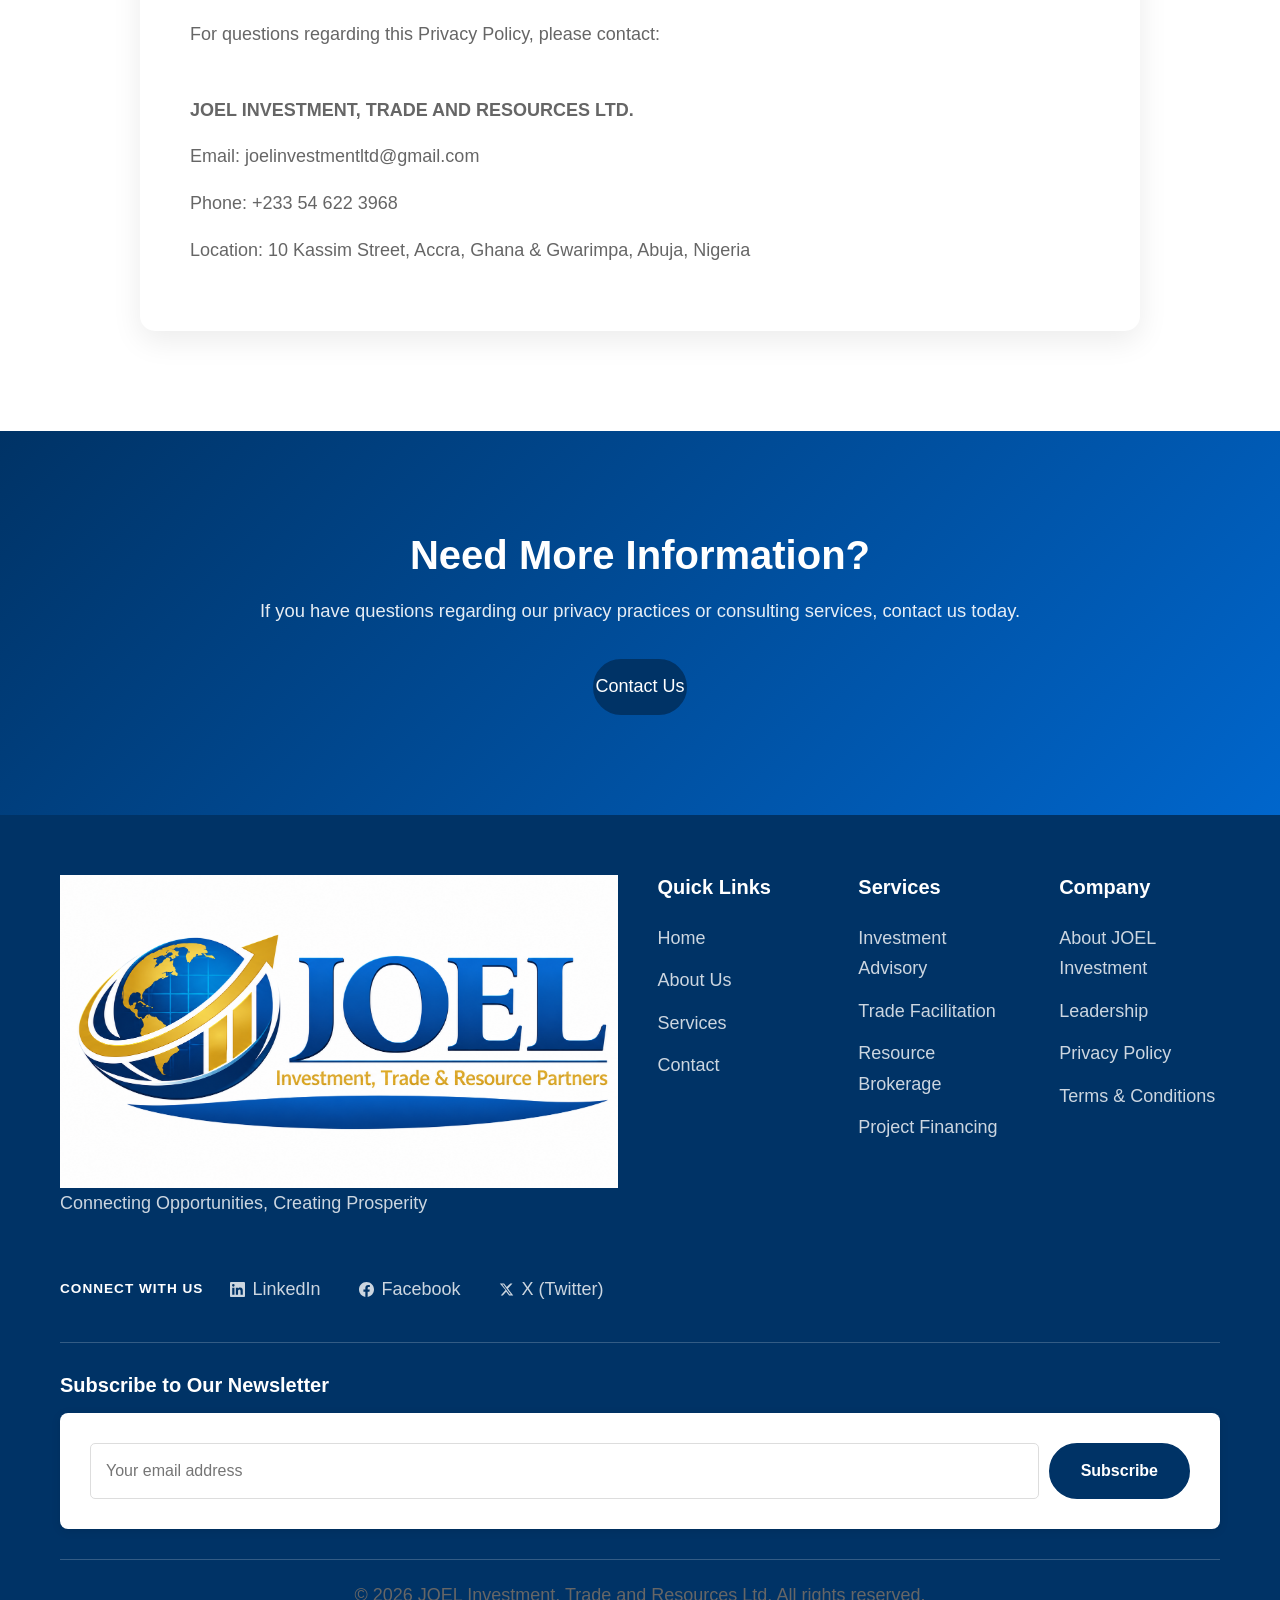
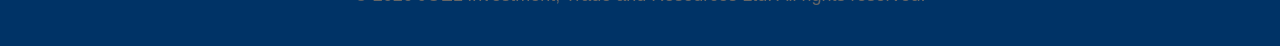
<file: privacy-policy.html>
<!DOCTYPE html>
<html lang="en">
<head>

<meta charset="UTF-8">
<meta name="viewport" content="width=device-width, initial-scale=1.0">

<title>Privacy Policy | JOEL INVESTMENT, TRADE AND RESOURCES LTD.</title>

<meta name="description"
content="Privacy Policy for JOEL INVESTMENT, TRADE AND RESOURCES LTD. Learn how we collect, use, and protect your personal information.">

<link rel="stylesheet" href="assets/css/style.css">
<link rel="stylesheet" href="assets/css/responsive.css">
        <link rel="stylesheet" href="assets/css/mobile-responsive-complete.css" />
<link href="https://fonts.googleapis.com/css2?family=Poppins:wght@300;400;500;600;700;800&family=Open+Sans:wght@300;400;500;600;700&display=swap" rel="stylesheet">

<link rel="stylesheet"
href="https://cdnjs.cloudflare.com/ajax/libs/font-awesome/6.5.1/css/all.min.css">

<!-- Canonical Tag -->
<link rel="canonical" href="https://www.yourdomain.com/privacy-policy.html">

<!-- Open Graph Tags -->
<meta property="og:type" content="website">
<meta property="og:title" content="Privacy Policy - JOEL INVESTMENT">
<meta property="og:description" content="Review our privacy policy and data protection practices.">
<meta property="og:image" content="https://www.yourdomain.com/assets/images/logo/joel_investment_logo.jpeg">
<meta property="og:url" content="https://www.yourdomain.com/privacy-policy.html">

<!-- Twitter/X Cards -->
<meta name="twitter:card" content="summary_large_image">
<meta name="twitter:title" content="Privacy Policy - JOEL INVESTMENT">
<meta name="twitter:description" content="Learn how we protect your personal information.">
<meta name="twitter:image" content="https://www.yourdomain.com/assets/images/logo/joel_investment_logo.jpeg">

<!-- Organization Schema Markup -->
<script type="application/ld+json">
{
  "@context": "https://schema.org",
  "@type": "Organization",
  "name": "JOEL INVESTMENT, TRADE AND RESOURCES LTD.",
  "url": "https://www.yourdomain.com",
  "logo": "https://www.yourdomain.com/assets/images/logo/joel_investment_logo.jpeg",
  "email": "joelinvestmentltd@gmail.com",
  "telephone": "+233 54 622 3968",
  "address": [
    {
      "@type": "PostalAddress",
      "streetAddress": "10 Kassim Street",
      "addressLocality": "Accra",
      "addressCountry": "Ghana"
    },
    {
      "@type": "PostalAddress",
      "streetAddress": "Gwarimpa",
      "addressLocality": "Abuja",
      "addressCountry": "Nigeria"
    }
  ],
  "founder": {
    "@type": "Person",
    "name": "Okafor C. Arinze"
  },
  "description": "Investment advisory, trade facilitation, financial consultancy, resource brokerage, project financing, and strategic partnerships."
}
</script>

</head>

<body>

<!-- Top Bar -->
<div class="top-bar">
    <div class="container">
        <div class="top-left">
            <span><i class="fa-solid fa-phone"></i> +233 54 622 3968</span>
            <span><i class="fa-solid fa-envelope"></i> joelinvestmentltd@gmail.com</span>
        </div>
    </div>
</div>

<!-- Header -->
<header class="header">
            <div class="container nav-container">
                <a href="index.html" class="logo">
                    <img
                        src="assets/images/logo/joel_investment_logo.png"
                        alt="JOEL Investment Logo"
                    />
                </a>
                <nav class="navbar">
                    <ul class="nav-links" id="mainNavList">
                        <li><a href="index.html">Home</a></li>
                        <li><a href="about.html">About Us</a></li>
                        <li><a href="services.html">Services</a></li>
                        <li><a href="leadership.html">Leadership</a></li>
                        <li><a href="contact.html">Contact</a></li>
                    </ul>
                </nav>
                <button class="hamburger-btn" id="mainHamburgerBtn" aria-label="Toggle navigation menu" type="button">
                    <span></span>
                    <span></span>
                    <span></span>
                </button>
            </div>
        </header>

<!-- HERO - Privacy Diagonal Split -->

<section class="privacy-hero">
  <!-- LEFT HALF: Image Carousel -->
  <div class="privacy-hero-media">
    <img src="assets/images/about-preview1.jpg" alt="Privacy Preview 1" class="privacy-image">
    <img src="assets/images/about-preview2.jpg" alt="Privacy Preview 2" class="privacy-image">
    <img src="assets/images/about-preview3.jpg" alt="Privacy Preview 3" class="privacy-image">
    <img src="assets/images/about-preview4.jpg" alt="Privacy Preview 4" class="privacy-image">
    
    <!-- Dark overlay -->
    <div class="privacy-overlay"></div>
    
    <!-- Dot indicators -->
    <div class="privacy-dots">
      <span class="privacy-dot active"></span>
      <span class="privacy-dot"></span>
      <span class="privacy-dot"></span>
      <span class="privacy-dot"></span>
    </div>
  </div>

  <!-- RIGHT HALF: Text Content -->
  <div class="privacy-hero-text">
    <span class="privacy-label">LEGAL INFORMATION</span>
    <h1>Privacy Policy</h1>
    <p class="privacy-subtitle">Your privacy matters to us. This policy explains how JOEL INVESTMENT, TRADE AND RESOURCES LTD. collects, uses, and protects your personal information when you engage with our services.</p>
    <div class="privacy-info-badges">
      <div class="privacy-badge">📅 Last Updated: June 2026</div>
      <div class="privacy-badge">🔒 Data Protected</div>
    </div>
    <div class="privacy-accent-line"></div>
  </div>
</section>

<!-- POLICY CONTENT -->

<section>

<div class="container">

<div style="
max-width:1000px;
margin:auto;
background:#fff;
padding:50px;
border-radius:15px;
box-shadow:0 10px 30px rgba(0,0,0,.08);
">

<h2>Privacy Policy</h2>

<p>
Last Updated: June 2026
</p>

<br>

<p>
JOEL INVESTMENT, TRADE AND RESOURCES LTD.
("Company", "we", "our", or "us") is committed to
protecting your privacy and ensuring that your
personal information is handled responsibly.
</p>

<br>

<h3>1. Information We Collect</h3>

<p>
We may collect personal information that you
voluntarily provide when you:
</p>

<ul style="padding-left:20px; margin-top:15px;">

<li>Submit a contact form.</li>

<li>Request consultation services.</li>

<li>Communicate with us via email or phone.</li>

<li>Subscribe to future updates.</li>

</ul>

<br>

<p>
Information collected may include:
</p>

<ul style="padding-left:20px; margin-top:15px;">

<li>Full Name</li>

<li>Email Address</li>

<li>Phone Number</li>

<li>Company Information</li>

<li>Project or Service Requirements</li>

</ul>

<br>

<h3>2. How We Use Information</h3>

<p>
We use collected information to:
</p>

<ul style="padding-left:20px; margin-top:15px;">

<li>Respond to inquiries and requests.</li>

<li>Provide consulting and advisory services.</li>

<li>Improve our website and user experience.</li>

<li>Communicate relevant business information.</li>

<li>Comply with legal obligations.</li>

</ul>

<br>

<h3>3. Information Protection</h3>

<p>
We implement appropriate technical and
organizational measures to protect personal
information against unauthorized access,
loss, misuse, disclosure, or alteration.
</p>

<br>

<h3>4. Third-Party Services</h3>

<p>
Our website may use trusted third-party services,
including contact form providers, analytics tools,
and hosting services. These providers may process
information according to their own privacy policies.
</p>

<br>

<h3>5. Cookies</h3>

<p>
Our website may use cookies and similar technologies
to improve user experience, monitor website performance,
and understand visitor behavior.
</p>

<br>

<h3>6. Data Retention</h3>

<p>
Personal information will be retained only for as
long as necessary to fulfill business purposes,
legal obligations, and service requirements.
</p>

<br>

<h3>7. Your Rights</h3>

<p>
You may request access to, correction of,
or deletion of personal information held
by the Company, subject to applicable laws.
</p>

<br>

<h3>8. External Links</h3>

<p>
This website may contain links to third-party
websites. We are not responsible for the privacy
practices or content of external websites.
</p>

<br>

<h3>9. Changes To This Policy</h3>

<p>
We reserve the right to update this Privacy Policy
at any time. Changes will be posted on this page
with an updated revision date.
</p>

<br>

<h3>10. Contact Us</h3>

<p>
For questions regarding this Privacy Policy,
please contact:
</p>

<br>

<p>
<strong>
JOEL INVESTMENT, TRADE AND RESOURCES LTD.
</strong>
</p>

<p>
Email: joelinvestmentltd@gmail.com
</p>

<p>
Phone: +233 54 622 3968
</p>

<p>
Location: 10 Kassim Street, Accra, Ghana & Gwarimpa, Abuja, Nigeria
</p>

</div>

</div>

</section>

<!-- CTA -->

<section class="cta">

<div class="container">

<h2>
Need More Information?
</h2>

<p>
If you have questions regarding our privacy
practices or consulting services, contact us today.
</p>

<a href="contact.html"
class="btn-primary">
Contact Us
</a>

</div>

</section>

<!-- Footer -->
<footer class="footer">
        <div class="container">
            <div class="footer-grid">
                <div class="footer-section">
                    <img src="assets/images/logo/joel_investment_logo.png" class="footer-logo" alt="JOEL Investment Logo">
                    <p>Connecting Opportunities, Creating Prosperity</p>
                </div>
                <div class="footer-section">
                    <h4>Quick Links</h4>
                    <ul>
                        <li><a href="index.html">Home</a></li>
                        <li><a href="about.html">About Us</a></li>
                        <li><a href="services.html">Services</a></li>
                        <li><a href="contact.html">Contact</a></li>
                    </ul>
                </div>

                <div class="footer-section">
                    <h4>Services</h4>
                    <ul>
                        <li><a href="services.html#investment">Investment Advisory</a></li>
                        <li><a href="services.html#trade">Trade Facilitation</a></li>
                        <li><a href="services.html#resources">Resource Brokerage</a></li>
                        <li><a href="services.html#financing">Project Financing</a></li>
                    </ul>
                </div>

                <div class="footer-section">
                    <h4>Company</h4>
                    <ul>
                        <li><a href="about.html">About JOEL Investment</a></li>
                        <li><a href="leadership.html">Leadership</a></li>
                        <li><a href="privacy-policy.html">Privacy Policy</a></li>
                        <li><a href="terms.html">Terms & Conditions</a></li>
                    </ul>
                </div>

                <div class="footer-section">
                    <div class="footer-social">
                      <h4 class="footer-social-title">Connect With Us</h4>
                      <div class="social-links-row">
                        <a href="https://linkedin.com/company/joel-investment"
                           target="_blank"
                           rel="noopener noreferrer"
                           class="social-link social-link--linkedin"
                           aria-label="LinkedIn">
                          <span class="social-icon">
                            <svg width="18" height="18" viewBox="0 0 24 24" fill="currentColor">
                              <path d="M20.447 20.452h-3.554v-5.569c0-1.328-.027-3.037-1.852-3.037-1.853 0-2.136 1.445-2.136 2.939v5.667H9.351V9h3.414v1.561h.046c.477-.9 1.637-1.85 3.37-1.85 3.601 0 4.267 2.37 4.267 5.455v6.286zM5.337 7.433a2.062 2.062 0 01-2.063-2.065 2.064 2.064 0 112.063 2.065zm1.782 13.019H3.555V9h3.564v11.452zM22.225 0H1.771C.792 0 0 .774 0 1.729v20.542C0 23.227.792 24 1.771 24h20.451C23.2 24 24 23.227 24 22.271V1.729C24 .774 23.2 0 22.222 0h.003z"/>
                            </svg>
                          </span>
                          <span class="social-label">LinkedIn</span>
                        </a>

                        <a href="https://www.facebook.com/profile.php?id=61589858708679" target="_blank" rel="noopener noreferrer" class="social-link social-link--facebook" aria-label="Facebook">
                          <span class="social-icon">
                            <svg width="18" height="18" viewBox="0 0 24 24" fill="currentColor">
                              <path d="M24 12.073c0-6.627-5.373-12-12-12s-12 5.373-12 12c0 5.99 4.388 10.954 10.125 11.854v-8.385H7.078v-3.47h3.047V9.43c0-3.007 1.792-4.669 4.533-4.669 1.312 0 2.686.235 2.686.235v2.953H15.83c-1.491 0-1.956.925-1.956 1.874v2.25h3.328l-.532 3.47h-2.796v8.385C19.612 23.027 24 18.062 24 12.073z"/>
                            </svg>
                          </span>
                          <span class="social-label">Facebook</span>
                        </a>

                        <a href="https://twitter.com/joelinvestment" target="_blank" rel="noopener noreferrer" class="social-link social-link--twitter" aria-label="Twitter / X">
                          <span class="social-icon">
                            <svg width="18" height="18" viewBox="0 0 24 24" fill="currentColor">
                              <path d="M18.244 2.25h3.308l-7.227 8.26 8.502 11.24H16.17l-4.714-6.231-5.401 6.231H2.744l7.737-8.835L1.254 2.25H8.08l4.253 5.622zm-1.161 17.52h1.833L7.084 4.126H5.117z"/>
                            </svg>
                          </span>
                          <span class="social-label">X (Twitter)</span>
                        </a>
                      </div>
                    </div>
                </div>
            </div>

            <div class="footer-newsletter">
                <h4>Subscribe to Our Newsletter</h4>
                <form class="newsletter-form">
                    <input type="email" placeholder="Your email address" required>
                    <button type="submit" class="btn btn-primary">Subscribe</button>
                </form>
            </div>

            <div class="footer-bottom">
                <p>&copy; 2026 JOEL Investment, Trade and Resources Ltd. All rights reserved.</p>
            </div>
        </div>
    </footer>

<script src="assets/js/mobile-fixes.js"></script>
    <script src="assets/js/main.js"></script>
<script>
(function() {
  var btn = document.getElementById('mainHamburgerBtn');
  var nav = document.getElementById('mainNavList');
  if (!btn || !nav) return;

  // Create backdrop element once
  var backdrop = document.createElement('div');
  backdrop.className = 'nav-backdrop';
  document.body.appendChild(backdrop);

  function openMenu() {
    nav.classList.add('is-open');
    backdrop.classList.add('is-visible');
    btn.classList.add('is-active');
    document.body.style.overflow = 'hidden';
  }

  function closeMenu() {
    nav.classList.remove('is-open');
    backdrop.classList.remove('is-visible');
    btn.classList.remove('is-active');
    document.body.style.overflow = '';
  }

  btn.addEventListener('click', function(e) {
    e.preventDefault();
    e.stopPropagation();
    nav.classList.contains('is-open') ? closeMenu() : openMenu();
  });

  backdrop.addEventListener('click', closeMenu);

  nav.querySelectorAll('a').forEach(function(link) {
    link.addEventListener('click', closeMenu);
  });

  document.addEventListener('keydown', function(e) {
    if (e.key === 'Escape') closeMenu();
  });

  window.addEventListener('resize', function() {
    if (window.innerWidth > 768) closeMenu();
  });
})();
</script>
</body>
</html>
</file>
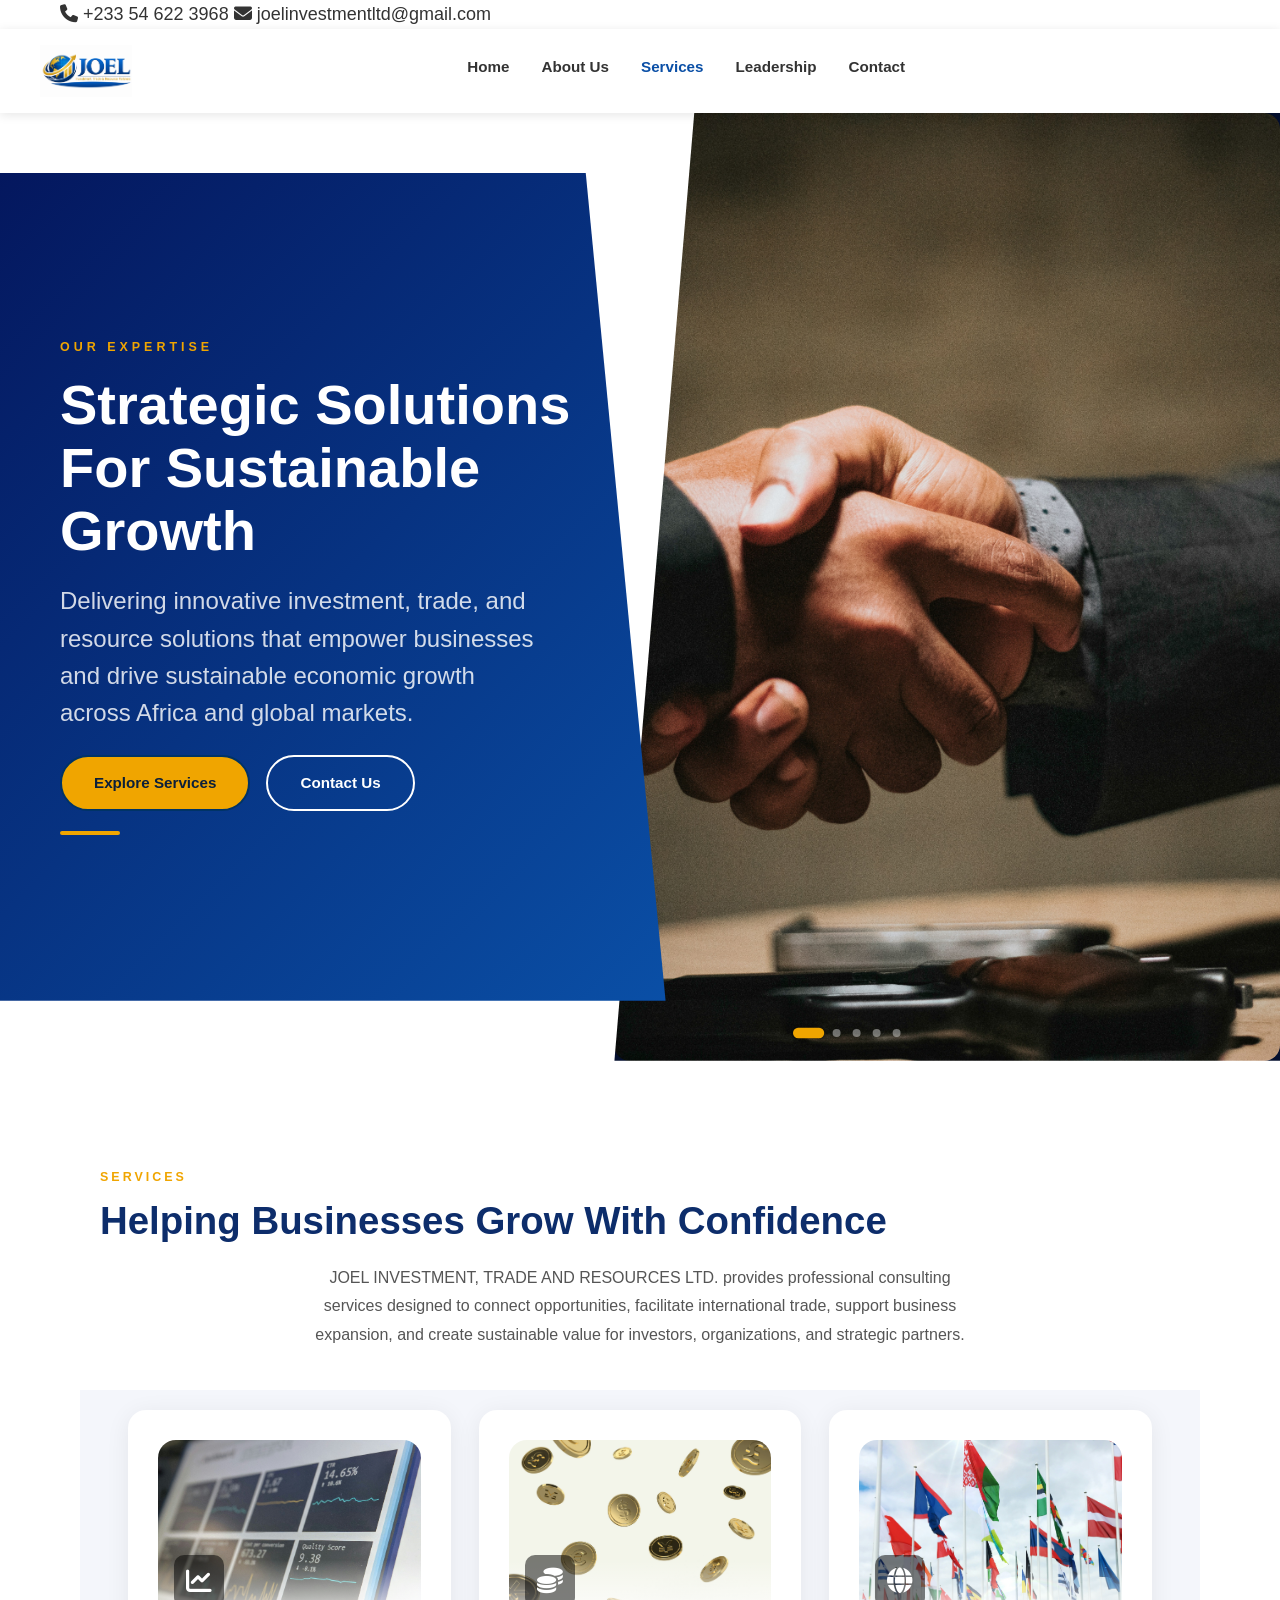
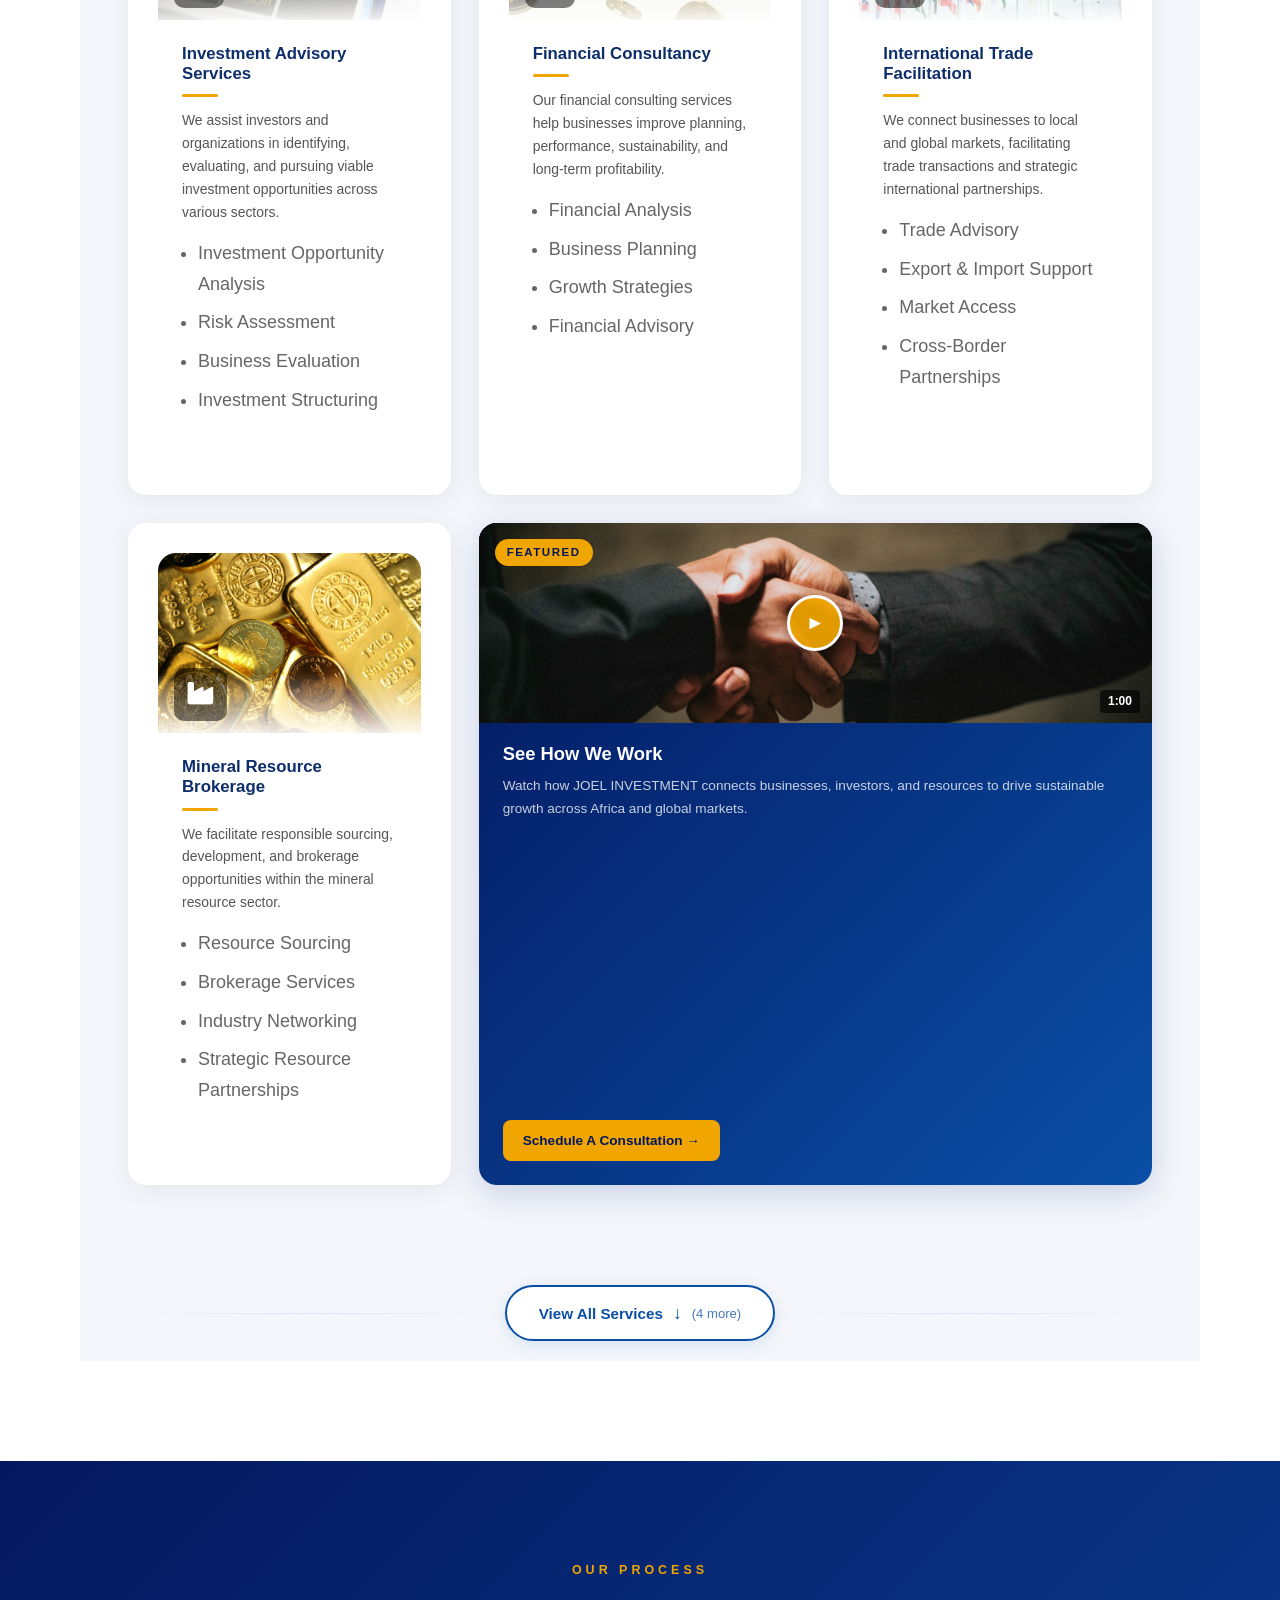
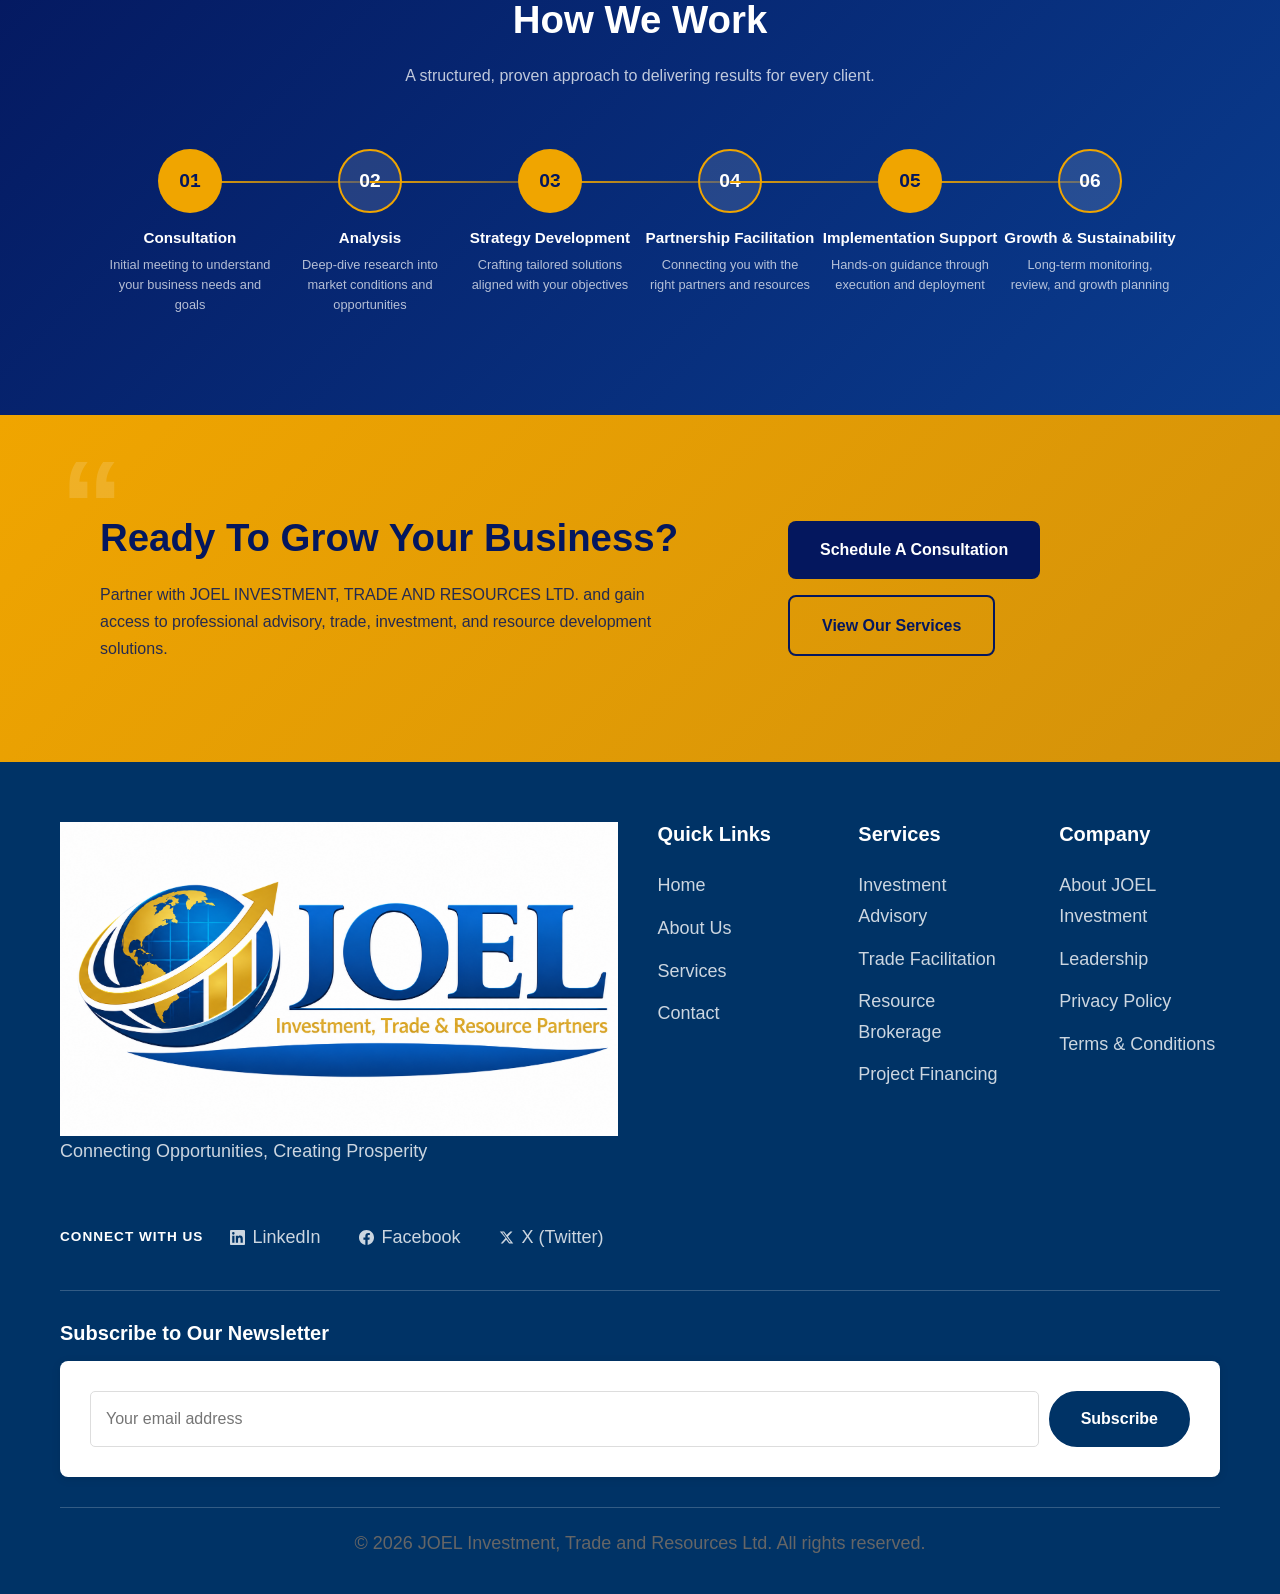
<file: services.html>
<!DOCTYPE html>
<html lang="en">
<head>

<meta charset="UTF-8">
<meta name="viewport" content="width=device-width, initial-scale=1.0">

<title>Our Services | JOEL INVESTMENT, TRADE AND RESOURCES LTD.</title>

<meta name="description"
content="Professional investment advisory, financial consultancy, international trade facilitation, mineral resource brokerage, business development, corporate representation, strategic partnerships, and project financing support in Ghana and Africa.">

<meta name="keywords"
content="Investment Advisory Ghana, Trade Facilitation Ghana, Business Consultancy Ghana, Resource Brokerage Africa, Project Financing Ghana">

<link rel="stylesheet" href="assets/css/style.css">
<link rel="stylesheet" href="assets/css/responsive.css">
        <link rel="stylesheet" href="assets/css/mobile-responsive-complete.css" />
<link rel="preconnect" href="https://fonts.googleapis.com">

<link href="https://fonts.googleapis.com/css2?family=Poppins:wght@300;400;500;600;700;800&family=Open+Sans:wght@300;400;500;600;700&display=swap" rel="stylesheet">

<link rel="stylesheet"
href="https://cdnjs.cloudflare.com/ajax/libs/font-awesome/6.5.1/css/all.min.css">

<!-- Canonical Tag -->
<link rel="canonical" href="https://www.yourdomain.com/services.html">

<!-- Open Graph Tags -->
<meta property="og:type" content="website">
<meta property="og:title" content="Our Services - JOEL INVESTMENT">
<meta property="og:description" content="Investment advisory, trade facilitation, financial consultancy, resource brokerage, and more.">
<meta property="og:image" content="https://www.yourdomain.com/assets/images/logo/joel_investment_logo.jpeg">
<meta property="og:url" content="https://www.yourdomain.com/services.html">

<!-- Twitter/X Cards -->
<meta name="twitter:card" content="summary_large_image">
<meta name="twitter:title" content="Professional Services - JOEL INVESTMENT">
<meta name="twitter:description" content="Comprehensive investment and trade solutions for your business.">
<meta name="twitter:image" content="https://www.yourdomain.com/assets/images/logo/joel_investment_logo.jpeg">

<!-- Organization Schema Markup -->
<script type="application/ld+json">
{
  "@context": "https://schema.org",
  "@type": "Organization",
  "name": "JOEL INVESTMENT, TRADE AND RESOURCES LTD.",
  "url": "https://www.yourdomain.com",
  "logo": "https://www.yourdomain.com/assets/images/logo/joel_investment_logo.jpeg",
  "email": "joelinvestmentltd@gmail.com",
  "telephone": "+233 54 622 3968",
  "address": [
    {
      "@type": "PostalAddress",
      "streetAddress": "10 Kassim Street",
      "addressLocality": "Accra",
      "addressCountry": "Ghana"
    },
    {
      "@type": "PostalAddress",
      "streetAddress": "Gwarimpa",
      "addressLocality": "Abuja",
      "addressCountry": "Nigeria"
    }
  ],
  "founder": {
    "@type": "Person",
    "name": "Okafor C. Arinze"
  },
  "description": "Investment advisory, trade facilitation, financial consultancy, resource brokerage, project financing, and strategic partnerships."
}
</script>

</head>

<body>

<!-- Top Bar -->
<div class="top-bar">
    <div class="container">
        <div class="top-left">
            <span><i class="fa-solid fa-phone"></i> +233 54 622 3968</span>
            <span><i class="fa-solid fa-envelope"></i> joelinvestmentltd@gmail.com</span>
        </div>
    </div>
</div>

<!-- Header -->
<header class="header">
            <div class="container nav-container">
                <a href="index.html" class="logo">
                    <img
                        src="assets/images/logo/joel_investment_logo.png"
                        alt="JOEL Investment Logo"
                    />
                </a>
                <nav class="navbar">
                    <ul class="nav-links" id="mainNavList">
                        <li><a href="index.html">Home</a></li>
                        <li><a href="about.html">About Us</a></li>
                        <li><a href="services.html" class="active">Services</a></li>
                        <li><a href="leadership.html">Leadership</a></li>
                        <li><a href="contact.html">Contact</a></li>
                    </ul>
                </nav>
                <button class="hamburger-btn" id="mainHamburgerBtn" aria-label="Toggle navigation menu" type="button">
                    <span></span>
                    <span></span>
                    <span></span>
                </button>
            </div>
        </header>

<!-- PAGE HERO - PREMIUM DIAGONAL SPLIT -->

<section class="services-hero-section" id="servicesHeroSection">
    <!-- LEFT HALF: Text Content -->
    <div class="services-hero-left">
        <div class="services-hero-content">
            <span class="services-hero-label">Our Expertise</span>
            <h1 class="services-hero-title">Strategic Solutions For Sustainable Growth</h1>
            <p class="services-hero-description">Delivering innovative investment, trade, and resource solutions that empower businesses and drive sustainable economic growth across Africa and global markets.</p>
            <div class="services-hero-buttons">
                <a href="#services-grid" class="btn-primary" style="background: #f0a500; color: #0B1F3A;">Explore Services</a>
                <a href="contact.html" class="btn-secondary" style="border: 2px solid white; color: white; background: transparent;">Contact Us</a>
            </div>
            <div class="services-hero-accent"></div>
        </div>
    </div>

    <!-- RIGHT HALF: Video Carousel -->
    <div class="services-hero-right">
        <div class="services-hero-videos-container hero-video-cycle" id="servicesHeroVideos">
            <video class="services-hero-video hero-cycle-video active active-video" autoplay muted playsinline preload="auto" poster="assets/images/about-preview3.jpg">
                <source src="assets/videos/meeting%20(2).mp4" type="video/mp4">
            </video>
            <video class="services-hero-video hero-cycle-video" autoplay muted playsinline preload="auto" poster="assets/images/about-preview3.jpg">
                <source src="assets/videos/services-video-2.mp4" type="video/mp4">
            </video>
            <video class="services-hero-video hero-cycle-video" autoplay muted playsinline preload="auto" poster="assets/images/about-preview3.jpg">
                <source src="assets/videos/services-video-3.mp4" type="video/mp4">
            </video>
            <video class="services-hero-video hero-cycle-video" autoplay muted playsinline preload="auto" poster="assets/images/about-preview3.jpg">
                <source src="assets/videos/services-video-4.mp4" type="video/mp4">
            </video>
            <video class="services-hero-video hero-cycle-video" autoplay muted playsinline preload="auto" poster="assets/images/about-preview3.jpg">
                <source src="assets/videos/services-video-5.mp4" type="video/mp4">
            </video>
        </div>

        <!-- Dot Indicators -->
        <div class="services-hero-dots">
            <div class="services-hero-dot active"></div>
            <div class="services-hero-dot"></div>
            <div class="services-hero-dot"></div>
            <div class="services-hero-dot"></div>
            <div class="services-hero-dot"></div>
        </div>
    </div>
</section>

<!-- INTRO SECTION -->

<section style="padding: 70px 60px 40px; background: white;" id="services-grid">

    <div class="container">

        <div style="text-align: left; margin-bottom: 40px;">
            <span style="color: #f0a500; uppercase; letter-spacing: 3px; font-size: 0.78rem; font-weight: 700;">SERVICES</span>
            <h2 style="font-size: 2.4rem; font-weight: 800; color: #0d2d6b; margin: 8px 0 20px 0;">Helping Businesses Grow With Confidence</h2>
            <p style="text-align:center; max-width:680px; margin:0 auto; font-size: 1rem; color: #555; line-height: 1.8;">
                JOEL INVESTMENT, TRADE AND RESOURCES LTD. provides professional consulting services designed to connect opportunities, facilitate international trade, support business expansion, and create sustainable value for investors, organizations, and strategic partners.
            </p>
        </div>

    </div>

    <!-- SERVICES CARDS GRID -->
    <div class="services-grid" id="servicesGrid">

        <!-- Card 1: Investment Advisory -->
        <div class="service-card service-card-premium" data-card-index="1" style="background:white;border-radius:18px;overflow:hidden;box-shadow:0 4px 24px rgba(0,0,0,0.07);transition:transform 0.3s ease,box-shadow 0.3s ease;">
            <div class="service-card-img" style="width:100%;height:180px;overflow:hidden;border-radius:18px 18px 0 0;position:relative;">
                <img src="assets/images/investment2.jpg" alt="Investment Advisory Services" style="width:100%;height:100%;object-fit:cover;object-position:center;transition:transform 0.5s ease;">
                <div style="position:absolute;bottom:0;left:0;right:0;height:60px;background:linear-gradient(to top,rgba(255,255,255,0.9),transparent);z-index:1;"></div>
                <div style="position:absolute;bottom:12px;left:16px;background:rgba(0,0,0,0.5);border-radius:10px;padding:6px 12px;font-size:1.6rem;color:#fff;z-index:2;"><i class="fas fa-chart-line" aria-hidden="true"></i></div>
            </div>
            <div class="service-card-content" style="padding:24px 24px 28px;">
                <h3 style="font-size:1.05rem;font-weight:700;color:#0d2d6b;margin:0 0 10px 0;">Investment Advisory Services</h3>
                <div style="width:36px;height:3px;background:#f0a500;border-radius:2px;margin-bottom:12px;"></div>
                <p style="font-size:0.87rem;color:#555;line-height:1.65;margin:0 0 14px 0;">We assist investors and organizations in identifying, evaluating, and pursuing viable investment opportunities across various sectors.</p>
                <ul style="margin:0 0 14px 0;padding-left:16px;list-style:disc;font-size:0.83rem;color:#444;line-height:1.7;">
                    <li>Investment Opportunity Analysis</li><li>Risk Assessment</li><li>Business Evaluation</li><li>Investment Structuring</li>
                </ul>
            </div>
        </div>

        <!-- Card 2: Financial Consultancy -->
        <div class="service-card service-card-premium" data-card-index="2" style="background:white;border-radius:18px;overflow:hidden;box-shadow:0 4px 24px rgba(0,0,0,0.07);transition:transform 0.3s ease,box-shadow 0.3s ease;">
            <div class="service-card-img" style="width:100%;height:180px;overflow:hidden;border-radius:18px 18px 0 0;position:relative;">
                <img src="assets/images/finance.jpg" alt="Financial Consultancy" style="width:100%;height:100%;object-fit:cover;object-position:center;transition:transform 0.5s ease;">
                <div style="position:absolute;bottom:0;left:0;right:0;height:60px;background:linear-gradient(to top,rgba(255,255,255,0.9),transparent);z-index:1;"></div>
                <div style="position:absolute;bottom:12px;left:16px;background:rgba(0,0,0,0.5);border-radius:10px;padding:6px 12px;font-size:1.6rem;color:#fff;z-index:2;"><i class="fas fa-coins" aria-hidden="true"></i></div>
            </div>
            <div class="service-card-content" style="padding:24px 24px 28px;">
                <h3 style="font-size:1.05rem;font-weight:700;color:#0d2d6b;margin:0 0 10px 0;">Financial Consultancy</h3>
                <div style="width:36px;height:3px;background:#f0a500;border-radius:2px;margin-bottom:12px;"></div>
                <p style="font-size:0.87rem;color:#555;line-height:1.65;margin:0 0 14px 0;">Our financial consulting services help businesses improve planning, performance, sustainability, and long-term profitability.</p>
                <ul style="margin:0 0 14px 0;padding-left:16px;list-style:disc;font-size:0.83rem;color:#444;line-height:1.7;">
                    <li>Financial Analysis</li><li>Business Planning</li><li>Growth Strategies</li><li>Financial Advisory</li>
                </ul>
            </div>
        </div>

        <!-- Card 3: International Trade -->
        <div class="service-card service-card-premium" data-card-index="3" style="background:white;border-radius:18px;overflow:hidden;box-shadow:0 4px 24px rgba(0,0,0,0.07);transition:transform 0.3s ease,box-shadow 0.3s ease;">
            <div class="service-card-img" style="width:100%;height:180px;overflow:hidden;border-radius:18px 18px 0 0;position:relative;">
                <img src="assets/images/international.jpg" alt="International Trade Facilitation" style="width:100%;height:100%;object-fit:cover;object-position:center;transition:transform 0.5s ease;">
                <div style="position:absolute;bottom:0;left:0;right:0;height:60px;background:linear-gradient(to top,rgba(255,255,255,0.9),transparent);z-index:1;"></div>
                <div style="position:absolute;bottom:12px;left:16px;background:rgba(0,0,0,0.5);border-radius:10px;padding:6px 12px;font-size:1.6rem;color:#fff;z-index:2;"><i class="fas fa-globe" aria-hidden="true"></i></div>
            </div>
            <div class="service-card-content" style="padding:24px 24px 28px;">
                <h3 style="font-size:1.05rem;font-weight:700;color:#0d2d6b;margin:0 0 10px 0;">International Trade Facilitation</h3>
                <div style="width:36px;height:3px;background:#f0a500;border-radius:2px;margin-bottom:12px;"></div>
                <p style="font-size:0.87rem;color:#555;line-height:1.65;margin:0 0 14px 0;">We connect businesses to local and global markets, facilitating trade transactions and strategic international partnerships.</p>
                <ul style="margin:0 0 14px 0;padding-left:16px;list-style:disc;font-size:0.83rem;color:#444;line-height:1.7;">
                    <li>Trade Advisory</li><li>Export &amp; Import Support</li><li>Market Access</li><li>Cross-Border Partnerships</li>
                </ul>
            </div>
        </div>

        <!-- Card 4: Mineral Resource Brokerage -->
        <div class="service-card service-card-premium" data-card-index="4" style="background:white;border-radius:18px;overflow:hidden;box-shadow:0 4px 24px rgba(0,0,0,0.07);transition:transform 0.3s ease,box-shadow 0.3s ease;">
            <div class="service-card-img" style="width:100%;height:180px;overflow:hidden;border-radius:18px 18px 0 0;position:relative;">
                <img src="assets/images/gold.jpg" alt="Mineral Resource Brokerage" style="width:100%;height:100%;object-fit:cover;object-position:center;transition:transform 0.5s ease;">
                <div style="position:absolute;bottom:0;left:0;right:0;height:60px;background:linear-gradient(to top,rgba(255,255,255,0.9),transparent);z-index:1;"></div>
                <div style="position:absolute;bottom:12px;left:16px;background:rgba(0,0,0,0.5);border-radius:10px;padding:6px 12px;font-size:1.6rem;color:#fff;z-index:2;"><i class="fas fa-industry" aria-hidden="true"></i></div>
            </div>
            <div class="service-card-content" style="padding:24px 24px 28px;">
                <h3 style="font-size:1.05rem;font-weight:700;color:#0d2d6b;margin:0 0 10px 0;">Mineral Resource Brokerage</h3>
                <div style="width:36px;height:3px;background:#f0a500;border-radius:2px;margin-bottom:12px;"></div>
                <p style="font-size:0.87rem;color:#555;line-height:1.65;margin:0 0 14px 0;">We facilitate responsible sourcing, development, and brokerage opportunities within the mineral resource sector.</p>
                <ul style="margin:0 0 14px 0;padding-left:16px;list-style:disc;font-size:0.83rem;color:#444;line-height:1.7;">
                    <li>Resource Sourcing</li><li>Brokerage Services</li><li>Industry Networking</li><li>Strategic Resource Partnerships</li>
                </ul>
            </div>
        </div>

        <!-- VIDEO PANEL - JS moves this to after card4 (collapsed) or after card8 (expanded) -->
        <div class="services-video-panel" id="servicesVideoPanel">
            <div class="svp-inner">
                <div class="svp-badge">Featured</div>
                <div class="svp-video-wrapper">
                    <video class="svp-video" src="assets/videos/company-intro.mp4"
                        poster="assets/images/about-preview3.jpg"
                        muted playsinline autoplay preload="auto" id="servicesPromoVideo"></video>
                    <button class="svp-play-btn" id="svpPlayBtn" aria-label="Play video">
                        <span class="svp-play-icon">&#9658;</span>
                    </button>
                    <div class="svp-duration-badge">1:00</div>
                </div>
                <div class="svp-content">
                    <h3 class="svp-title">See How We Work</h3>
                    <p class="svp-subtitle">Watch how JOEL INVESTMENT connects businesses, investors, and resources to drive sustainable growth across Africa and global markets.</p>
                    <a href="contact.html" class="svp-cta-btn">Schedule A Consultation &rarr;</a>
                </div>
            </div>
        </div>

        <!-- Card 5: Business Development (hidden by default) -->
        <div class="service-card service-card-premium svc-hidden" data-card-index="5" style="background:white;border-radius:18px;overflow:hidden;box-shadow:0 4px 24px rgba(0,0,0,0.07);transition:transform 0.3s ease,box-shadow 0.3s ease;">
            <div class="service-card-img" style="width:100%;height:180px;overflow:hidden;border-radius:18px 18px 0 0;position:relative;">
                <img src="assets/images/about-preview.jpg" alt="Business Development" style="width:100%;height:100%;object-fit:cover;object-position:center;transition:transform 0.5s ease;">
                <div style="position:absolute;bottom:0;left:0;right:0;height:60px;background:linear-gradient(to top,rgba(255,255,255,0.9),transparent);z-index:1;"></div>
                <div style="position:absolute;bottom:12px;left:16px;background:rgba(0,0,0,0.5);border-radius:10px;padding:6px 12px;font-size:1.6rem;color:#fff;z-index:2;"><i class="fas fa-rocket" aria-hidden="true"></i></div>
            </div>
            <div class="service-card-content" style="padding:24px 24px 28px;">
                <h3 style="font-size:1.05rem;font-weight:700;color:#0d2d6b;margin:0 0 10px 0;">Business Development</h3>
                <div style="width:36px;height:3px;background:#f0a500;border-radius:2px;margin-bottom:12px;"></div>
                <p style="font-size:0.87rem;color:#555;line-height:1.65;margin:0 0 14px 0;">Supporting organizations in expanding their market reach, improving visibility, and increasing profitability.</p>
                <ul style="margin:0 0 14px 0;padding-left:16px;list-style:disc;font-size:0.83rem;color:#444;line-height:1.7;">
                    <li>Market Expansion</li><li>Business Strategy</li><li>Marketing Support</li><li>Client Acquisition</li>
                </ul>
            </div>
        </div>

        <!-- Card 6: Corporate Representation (hidden by default) -->
        <div class="service-card service-card-premium svc-hidden" data-card-index="6" style="background:white;border-radius:18px;overflow:hidden;box-shadow:0 4px 24px rgba(0,0,0,0.07);transition:transform 0.3s ease,box-shadow 0.3s ease;">
            <div class="service-card-img" style="width:100%;height:180px;overflow:hidden;border-radius:18px 18px 0 0;position:relative;">
                <img src="assets/images/negotiate.jpg" alt="Corporate Representation" style="width:100%;height:100%;object-fit:cover;object-position:center;transition:transform 0.5s ease;">
                <div style="position:absolute;bottom:0;left:0;right:0;height:60px;background:linear-gradient(to top,rgba(255,255,255,0.9),transparent);z-index:1;"></div>
                <div style="position:absolute;bottom:12px;left:16px;background:rgba(0,0,0,0.5);border-radius:10px;padding:6px 12px;font-size:1.6rem;color:#fff;z-index:2;"><i class="fas fa-building" aria-hidden="true"></i></div>
            </div>
            <div class="service-card-content" style="padding:24px 24px 28px;">
                <h3 style="font-size:1.05rem;font-weight:700;color:#0d2d6b;margin:0 0 10px 0;">Corporate Representation</h3>
                <div style="width:36px;height:3px;background:#f0a500;border-radius:2px;margin-bottom:12px;"></div>
                <p style="font-size:0.87rem;color:#555;line-height:1.65;margin:0 0 14px 0;">Acting as trusted representatives for clients in negotiations, business engagements, and strategic meetings.</p>
                <ul style="margin:0 0 14px 0;padding-left:16px;list-style:disc;font-size:0.83rem;color:#444;line-height:1.7;">
                    <li>Corporate Liaison Services</li><li>Business Representation</li><li>Stakeholder Engagement</li><li>Business Negotiation Support</li>
                </ul>
            </div>
        </div>

        <!-- Card 7: Strategic Partnership (hidden by default) -->
        <div class="service-card service-card-premium svc-hidden" data-card-index="7" style="background:white;border-radius:18px;overflow:hidden;box-shadow:0 4px 24px rgba(0,0,0,0.07);transition:transform 0.3s ease,box-shadow 0.3s ease;">
            <div class="service-card-img" style="width:100%;height:180px;overflow:hidden;border-radius:18px 18px 0 0;position:relative;">
                <img src="assets/images/about-preview1.jpg" alt="Strategic Partnership Development" style="width:100%;height:100%;object-fit:cover;object-position:center;transition:transform 0.5s ease;">
                <div style="position:absolute;bottom:0;left:0;right:0;height:60px;background:linear-gradient(to top,rgba(255,255,255,0.9),transparent);z-index:1;"></div>
                <div style="position:absolute;bottom:12px;left:16px;background:rgba(0,0,0,0.5);border-radius:10px;padding:6px 12px;font-size:1.6rem;color:#fff;z-index:2;"><i class="fas fa-handshake" aria-hidden="true"></i></div>
            </div>
            <div class="service-card-content" style="padding:24px 24px 28px;">
                <h3 style="font-size:1.05rem;font-weight:700;color:#0d2d6b;margin:0 0 10px 0;">Strategic Partnership Development</h3>
                <div style="width:36px;height:3px;background:#f0a500;border-radius:2px;margin-bottom:12px;"></div>
                <p style="font-size:0.87rem;color:#555;line-height:1.65;margin:0 0 14px 0;">Building long-term partnerships that create value, unlock opportunities, and drive sustainable business growth.</p>
                <ul style="margin:0 0 14px 0;padding-left:16px;list-style:disc;font-size:0.83rem;color:#444;line-height:1.7;">
                    <li>Partnership Identification</li><li>Business Networking</li><li>Joint Venture Support</li><li>Strategic Alliance Development</li>
                </ul>
            </div>
        </div>

        <!-- Card 8: Project Financing (hidden by default) -->
        <div class="service-card service-card-premium svc-hidden" data-card-index="8" style="background:white;border-radius:18px;overflow:hidden;box-shadow:0 4px 24px rgba(0,0,0,0.07);transition:transform 0.3s ease,box-shadow 0.3s ease;">
            <div class="service-card-img" style="width:100%;height:180px;overflow:hidden;border-radius:18px 18px 0 0;position:relative;">
                <img src="assets/images/project.jpg" alt="Project Financing Support" style="width:100%;height:100%;object-fit:cover;object-position:center;transition:transform 0.5s ease;">
                <div style="position:absolute;bottom:0;left:0;right:0;height:60px;background:linear-gradient(to top,rgba(255,255,255,0.9),transparent);z-index:1;"></div>
                <div style="position:absolute;bottom:12px;left:16px;background:rgba(0,0,0,0.5);border-radius:10px;padding:6px 12px;font-size:1.6rem;color:#fff;z-index:2;"><i class="fas fa-credit-card" aria-hidden="true"></i></div>
            </div>
            <div class="service-card-content" style="padding:24px 24px 28px;">
                <h3 style="font-size:1.05rem;font-weight:700;color:#0d2d6b;margin:0 0 10px 0;">Project Financing Support</h3>
                <div style="width:36px;height:3px;background:#f0a500;border-radius:2px;margin-bottom:12px;"></div>
                <p style="font-size:0.87rem;color:#555;line-height:1.65;margin:0 0 14px 0;">Assisting businesses and project owners in identifying funding opportunities and connecting with potential investors.</p>
                <ul style="margin:0 0 14px 0;padding-left:16px;list-style:disc;font-size:0.83rem;color:#444;line-height:1.7;">
                    <li>Funding Opportunity Identification</li><li>Investor Connections</li><li>Project Structuring</li><li>Financial Support Advisory</li>
                </ul>
            </div>
        </div>

    </div><!-- /.services-grid -->

    <!-- SERVICES TOGGLE BUTTON -->
    <div class="services-toggle-wrapper">
        <div class="services-toggle-line"></div>
        <button class="services-toggle-btn" id="servicesToggleBtn">
            <span class="toggle-btn-text">View All Services</span>
            <span class="toggle-btn-icon">&darr;</span>
            <span class="toggle-btn-count">(4 more)</span>
        </button>
        <div class="services-toggle-line"></div>
    </div>

</section>

<!-- OUR PROCESS -->
<!-- OUR PROCESS -->

<section style="background: linear-gradient(135deg, #04175e 0%, #0a3d8f 100%); padding: 90px 60px; position: relative; overflow: hidden;">

    <div class="container" style="margin-bottom: 60px;">
        <div style="text-align: center;">
            <span style="color: #f0a500; text-transform: uppercase; letter-spacing: 4px; font-size: 0.78rem; font-weight: 700; display: block; margin-bottom: 16px;">OUR PROCESS</span>
            <h2 style="font-size: 2.4rem; font-weight: 800; color: white; margin: 0 0 20px 0;">How We Work</h2>
            <p style="font-size: 1rem; color: rgba(255,255,255,0.75); max-width: 600px; margin: 0 auto; line-height: 1.6;">A structured, proven approach to delivering results for every client.</p>
        </div>
    </div>

    <!-- PROCESS STEPS TIMELINE -->
    <div class="container">
        <div style="display: flex; flex-wrap: nowrap; align-items: flex-start; gap: 0; justify-content: space-between; position: relative;">

            <!-- STEP 1 -->
            <div style="flex: 1; display: flex; flex-direction: column; align-items: center; text-align: center; position: relative;" data-step="0">
                <div style="width: 64px; height: 64px; border-radius: 50%; background: #f0a500; color: #04175e; display: flex; align-items: center; justify-content: center; font-size: 1.2rem; font-weight: 800; margin-bottom: 16px;">01</div>
                <h3 style="font-size: 0.95rem; font-weight: 700; color: white; margin: 0 0 8px 0;">Consultation</h3>
                <p style="font-size: 0.8rem; color: rgba(255,255,255,0.7); line-height: 1.55; margin: 0; padding: 0 8px;">Initial meeting to understand your business needs and goals</p>
                <div style="position: absolute; top: 32px; right: -50%; width: 100%; height: 2px; background: linear-gradient(to right, #f0a500, rgba(240,165,0,0.3)); z-index: 0;"></div>
            </div>

            <!-- STEP 2 -->
            <div style="flex: 1; display: flex; flex-direction: column; align-items: center; text-align: center; position: relative;" data-step="1">
                <div style="width: 64px; height: 64px; border-radius: 50%; background: rgba(255,255,255,0.12); border: 2px solid #f0a500; color: white; display: flex; align-items: center; justify-content: center; font-size: 1.2rem; font-weight: 800; margin-bottom: 16px;">02</div>
                <h3 style="font-size: 0.95rem; font-weight: 700; color: white; margin: 0 0 8px 0;">Analysis</h3>
                <p style="font-size: 0.8rem; color: rgba(255,255,255,0.7); line-height: 1.55; margin: 0; padding: 0 8px;">Deep-dive research into market conditions and opportunities</p>
                <div style="position: absolute; top: 32px; right: -50%; width: 100%; height: 2px; background: linear-gradient(to right, #f0a500, rgba(240,165,0,0.3)); z-index: 0;"></div>
            </div>

            <!-- STEP 3 -->
            <div style="flex: 1; display: flex; flex-direction: column; align-items: center; text-align: center; position: relative;" data-step="2">
                <div style="width: 64px; height: 64px; border-radius: 50%; background: #f0a500; color: #04175e; display: flex; align-items: center; justify-content: center; font-size: 1.2rem; font-weight: 800; margin-bottom: 16px;">03</div>
                <h3 style="font-size: 0.95rem; font-weight: 700; color: white; margin: 0 0 8px 0;">Strategy Development</h3>
                <p style="font-size: 0.8rem; color: rgba(255,255,255,0.7); line-height: 1.55; margin: 0; padding: 0 8px;">Crafting tailored solutions aligned with your objectives</p>
                <div style="position: absolute; top: 32px; right: -50%; width: 100%; height: 2px; background: linear-gradient(to right, #f0a500, rgba(240,165,0,0.3)); z-index: 0;"></div>
            </div>

            <!-- STEP 4 -->
            <div style="flex: 1; display: flex; flex-direction: column; align-items: center; text-align: center; position: relative;" data-step="3">
                <div style="width: 64px; height: 64px; border-radius: 50%; background: rgba(255,255,255,0.12); border: 2px solid #f0a500; color: white; display: flex; align-items: center; justify-content: center; font-size: 1.2rem; font-weight: 800; margin-bottom: 16px;">04</div>
                <h3 style="font-size: 0.95rem; font-weight: 700; color: white; margin: 0 0 8px 0;">Partnership Facilitation</h3>
                <p style="font-size: 0.8rem; color: rgba(255,255,255,0.7); line-height: 1.55; margin: 0; padding: 0 8px;">Connecting you with the right partners and resources</p>
                <div style="position: absolute; top: 32px; right: -50%; width: 100%; height: 2px; background: linear-gradient(to right, #f0a500, rgba(240,165,0,0.3)); z-index: 0;"></div>
            </div>

            <!-- STEP 5 -->
            <div style="flex: 1; display: flex; flex-direction: column; align-items: center; text-align: center; position: relative;" data-step="4">
                <div style="width: 64px; height: 64px; border-radius: 50%; background: #f0a500; color: #04175e; display: flex; align-items: center; justify-content: center; font-size: 1.2rem; font-weight: 800; margin-bottom: 16px;">05</div>
                <h3 style="font-size: 0.95rem; font-weight: 700; color: white; margin: 0 0 8px 0;">Implementation Support</h3>
                <p style="font-size: 0.8rem; color: rgba(255,255,255,0.7); line-height: 1.55; margin: 0; padding: 0 8px;">Hands-on guidance through execution and deployment</p>
                <div style="position: absolute; top: 32px; right: -50%; width: 100%; height: 2px; background: linear-gradient(to right, #f0a500, rgba(240,165,0,0.3)); z-index: 0;"></div>
            </div>

            <!-- STEP 6 -->
            <div style="flex: 1; display: flex; flex-direction: column; align-items: center; text-align: center; position: relative;" data-step="5">
                <div style="width: 64px; height: 64px; border-radius: 50%; background: rgba(255,255,255,0.12); border: 2px solid #f0a500; color: white; display: flex; align-items: center; justify-content: center; font-size: 1.2rem; font-weight: 800; margin-bottom: 16px;">06</div>
                <h3 style="font-size: 0.95rem; font-weight: 700; color: white; margin: 0 0 8px 0;">Growth & Sustainability</h3>
                <p style="font-size: 0.8rem; color: rgba(255,255,255,0.7); line-height: 1.55; margin: 0; padding: 0 8px;">Long-term monitoring, review, and growth planning</p>
            </div>

        </div>
    </div>

</section>

<!-- CTA SECTION -->

<section style="background: linear-gradient(135deg, #f0a500 0%, #d4920a 100%); padding: 80px 60px; position: relative; overflow: hidden;">

    <!-- Decorative Quote Mark -->
    <div style="position: absolute; top: 40px; left: 60px; font-size: 8rem; color: rgba(255,255,255,0.15); font-weight: 900; line-height: 0.8;">&ldquo;</div>

    <div class="container">
        <div style="display: grid; grid-template-columns: 60% 40%; gap: 40px; align-items: center;">

            <!-- LEFT: Text -->
            <div>
                <h2 style="font-size: 2.4rem; font-weight: 900; color: #04175e; margin: 0 0 20px 0;">Ready To Grow Your Business?</h2>
                <p style="font-size: 1rem; color: #04175e; opacity: 0.85; line-height: 1.7; max-width: 560px; margin: 0;">
                    Partner with JOEL INVESTMENT, TRADE AND RESOURCES LTD. and gain access to professional advisory, trade, investment, and resource development solutions.
                </p>
            </div>

            <!-- RIGHT: Buttons -->
            <div style="display: flex; flex-direction: column; gap: 16px; align-items: flex-start;">
                <a href="contact.html" style="background: #04175e; color: white; border-radius: 8px; padding: 16px 32px; font-weight: 700; font-size: 1rem; text-decoration: none; display: inline-block; transition: all 0.3s ease;">
                    Schedule A Consultation
                </a>
                <a href="services.html" style="background: transparent; border: 2px solid #04175e; color: #04175e; border-radius: 8px; padding: 16px 32px; font-weight: 700; font-size: 1rem; text-decoration: none; display: inline-block; transition: all 0.3s ease;">
                    View Our Services
                </a>
            </div>

        </div>
    </div>

</section>

<!-- FOOTER -->

<footer class="footer">
        <div class="container">
            <div class="footer-grid">
                <div class="footer-section">
                    <img src="assets/images/logo/joel_investment_logo.png" class="footer-logo" alt="JOEL Investment Logo">
                    <p>Connecting Opportunities, Creating Prosperity</p>
                </div>
                <div class="footer-section">
                    <h4>Quick Links</h4>
                    <ul>
                        <li><a href="index.html">Home</a></li>
                        <li><a href="about.html">About Us</a></li>
                        <li><a href="services.html">Services</a></li>
                        <li><a href="contact.html">Contact</a></li>
                    </ul>
                </div>

                <div class="footer-section">
                    <h4>Services</h4>
                    <ul>
                        <li><a href="services.html#investment">Investment Advisory</a></li>
                        <li><a href="services.html#trade">Trade Facilitation</a></li>
                        <li><a href="services.html#resources">Resource Brokerage</a></li>
                        <li><a href="services.html#financing">Project Financing</a></li>
                    </ul>
                </div>

                <div class="footer-section">
                    <h4>Company</h4>
                    <ul>
                        <li><a href="about.html">About JOEL Investment</a></li>
                        <li><a href="leadership.html">Leadership</a></li>
                        <li><a href="privacy-policy.html">Privacy Policy</a></li>
                        <li><a href="terms.html">Terms & Conditions</a></li>
                    </ul>
                </div>

                <div class="footer-section">
                    <div class="footer-social">
                      <h4 class="footer-social-title">Connect With Us</h4>
                      <div class="social-links-row">
                        <a href="https://linkedin.com/company/joel-investment"
                           target="_blank"
                           rel="noopener noreferrer"
                           class="social-link social-link--linkedin"
                           aria-label="LinkedIn">
                          <span class="social-icon">
                            <svg width="18" height="18" viewBox="0 0 24 24" fill="currentColor">
                              <path d="M20.447 20.452h-3.554v-5.569c0-1.328-.027-3.037-1.852-3.037-1.853 0-2.136 1.445-2.136 2.939v5.667H9.351V9h3.414v1.561h.046c.477-.9 1.637-1.85 3.37-1.85 3.601 0 4.267 2.37 4.267 5.455v6.286zM5.337 7.433a2.062 2.062 0 01-2.063-2.065 2.064 2.064 0 112.063 2.065zm1.782 13.019H3.555V9h3.564v11.452zM22.225 0H1.771C.792 0 0 .774 0 1.729v20.542C0 23.227.792 24 1.771 24h20.451C23.2 24 24 23.227 24 22.271V1.729C24 .774 23.2 0 22.222 0h.003z"/>
                            </svg>
                          </span>
                          <span class="social-label">LinkedIn</span>
                        </a>

                        <a href="https://www.facebook.com/profile.php?id=61589858708679" target="_blank" rel="noopener noreferrer" class="social-link social-link--facebook" aria-label="Facebook">
                          <span class="social-icon">
                            <svg width="18" height="18" viewBox="0 0 24 24" fill="currentColor">
                              <path d="M24 12.073c0-6.627-5.373-12-12-12s-12 5.373-12 12c0 5.99 4.388 10.954 10.125 11.854v-8.385H7.078v-3.47h3.047V9.43c0-3.007 1.792-4.669 4.533-4.669 1.312 0 2.686.235 2.686.235v2.953H15.83c-1.491 0-1.956.925-1.956 1.874v2.25h3.328l-.532 3.47h-2.796v8.385C19.612 23.027 24 18.062 24 12.073z"/>
                            </svg>
                          </span>
                          <span class="social-label">Facebook</span>
                        </a>

                        <a href="https://twitter.com/joelinvestment" target="_blank" rel="noopener noreferrer" class="social-link social-link--twitter" aria-label="Twitter / X">
                          <span class="social-icon">
                            <svg width="18" height="18" viewBox="0 0 24 24" fill="currentColor">
                              <path d="M18.244 2.25h3.308l-7.227 8.26 8.502 11.24H16.17l-4.714-6.231-5.401 6.231H2.744l7.737-8.835L1.254 2.25H8.08l4.253 5.622zm-1.161 17.52h1.833L7.084 4.126H5.117z"/>
                            </svg>
                          </span>
                          <span class="social-label">X (Twitter)</span>
                        </a>
                      </div>
                    </div>
                </div>
            </div>

            <div class="footer-newsletter">
                <h4>Subscribe to Our Newsletter</h4>
                <form class="newsletter-form">
                    <input type="email" placeholder="Your email address" required>
                    <button type="submit" class="btn btn-primary">Subscribe</button>
                </form>
            </div>

            <div class="footer-bottom">
                <p>&copy; 2026 JOEL Investment, Trade and Resources Ltd. All rights reserved.</p>
            </div>
        </div>
    </footer>

<script src="assets/js/mobile-fixes.js"></script>
    <script>window.JOEL_USE_INLINE_SERVICES_TOGGLE = true;</script>
    <script src="assets/js/main.js"></script>

<!-- =====================================================
     SERVICES PAGE - SELF-CONTAINED TOGGLE SCRIPT
     Grid layout:
       COLLAPSED: Row1[1,2,3] Row2[4, VIDEO(span2)]
       EXPANDED:  Row1[1,2,3] Row2[4,5,6] Row3[7,8,VIDEO(span1)]
     ===================================================== -->
<script>
(function() {

  var btn      = document.getElementById('servicesToggleBtn');
  var video    = document.getElementById('servicesVideoPanel');
  var card4    = document.querySelector('[data-card-index="4"]');
  var card8    = document.querySelector('[data-card-index="8"]');
  var hiddenCards = [
    document.querySelector('[data-card-index="5"]'),
    document.querySelector('[data-card-index="6"]'),
    document.querySelector('[data-card-index="7"]'),
    document.querySelector('[data-card-index="8"]')
  ].filter(Boolean);

  if (!btn) return;

  /* 1. Ensure hidden cards start hidden */
  hiddenCards.forEach(function(c) {
    c.style.display    = 'none';
    c.style.opacity    = '';
    c.style.transform  = '';
    c.style.transition = '';
  });

  /* 2. COLLAPSED starting position
     Video after card 4, spanning 2 columns to fill the row cleanly. */
  if (video && card4 && card4.parentNode) {
    card4.parentNode.insertBefore(video, card4.nextSibling);
    video.style.gridColumn = 'span 2';
  }

  var open = false;

  /* 3. Toggle click handler */
  btn.onclick = function(e) {
    e.preventDefault();
    open = !open;

    if (open) {
      /* ===== EXPAND: show cards 5-8, move video after card 8 ===== */

      /* Show each hidden card with staggered fade-in FIRST */
      hiddenCards.forEach(function(c, i) {
        c.style.display    = 'flex';
        c.style.opacity    = '0';
        c.style.transform  = 'translateY(24px)';
        c.style.transition = 'none';
        setTimeout(function() {
          c.style.transition = 'opacity 0.45s ease, transform 0.45s ease';
          c.style.opacity    = '1';
          c.style.transform  = 'translateY(0)';
        }, 40 + i * 110);
      });

      /* Move video to after card 8 (last col of last row), span 1 column */
      setTimeout(function() {
        var c8 = document.querySelector('[data-card-index="8"]');
        if (video && c8 && c8.parentNode) {
          c8.parentNode.insertBefore(video, c8.nextSibling);
          video.style.gridColumn = 'span 1';
        }
      }, 20);

      /* Update button */
      var t = btn.querySelector('.toggle-btn-text');
      var n = btn.querySelector('.toggle-btn-count');
      var k = btn.querySelector('.toggle-btn-icon');
      if (t) t.textContent = 'Show Less';
      if (n) n.textContent = '';
      if (k) k.textContent = '\u2191';
      btn.classList.add('is-expanded');

    } else {
      /* ===== COLLAPSE: hide cards 5-8, move video back after card 4 ===== */

      /* Fade out and hide each card */
      hiddenCards.forEach(function(c, i) {
        setTimeout(function() {
          c.style.transition = 'opacity 0.35s ease, transform 0.35s ease';
          c.style.opacity    = '0';
          c.style.transform  = 'translateY(24px)';
          setTimeout(function() {
            c.style.display    = 'none';
            c.style.opacity    = '';
            c.style.transform  = '';
            c.style.transition = '';
          }, 380);
        }, i * 60);
      });

      /* Move video back to after card 4, span 2 columns */
      setTimeout(function() {
        var c4 = document.querySelector('[data-card-index="4"]');
        if (video && c4 && c4.parentNode) {
          c4.parentNode.insertBefore(video, c4.nextSibling);
          video.style.gridColumn = 'span 2';
        }
      }, hiddenCards.length * 60 + 400);

      /* Update button */
      var t2 = btn.querySelector('.toggle-btn-text');
      var n2 = btn.querySelector('.toggle-btn-count');
      var k2 = btn.querySelector('.toggle-btn-icon');
      if (t2) t2.textContent = 'View All Services';
      if (n2) n2.textContent = '(4 more)';
      if (k2) k2.textContent = '\u2193';
      btn.classList.remove('is-expanded');

      /* Scroll back up to the section */
      setTimeout(function() {
        var s = document.getElementById('services-grid');
        if (s) s.scrollIntoView({ behavior: 'smooth', block: 'start' });
      }, hiddenCards.length * 60 + 450);
    }
  };

})();
</script>

<script>
(function() {
  var btn = document.getElementById('mainHamburgerBtn');
  var nav = document.getElementById('mainNavList');
  if (!btn || !nav) return;

  // Create backdrop element once
  var backdrop = document.createElement('div');
  backdrop.className = 'nav-backdrop';
  document.body.appendChild(backdrop);

  function openMenu() {
    nav.classList.add('is-open');
    backdrop.classList.add('is-visible');
    btn.classList.add('is-active');
    document.body.style.overflow = 'hidden';
  }

  function closeMenu() {
    nav.classList.remove('is-open');
    backdrop.classList.remove('is-visible');
    btn.classList.remove('is-active');
    document.body.style.overflow = '';
  }

  btn.addEventListener('click', function(e) {
    e.preventDefault();
    e.stopPropagation();
    nav.classList.contains('is-open') ? closeMenu() : openMenu();
  });

  backdrop.addEventListener('click', closeMenu);

  nav.querySelectorAll('a').forEach(function(link) {
    link.addEventListener('click', closeMenu);
  });

  document.addEventListener('keydown', function(e) {
    if (e.key === 'Escape') closeMenu();
  });

  window.addEventListener('resize', function() {
    if (window.innerWidth > 768) closeMenu();
  });
})();
</script>
</body>
</html>
</file>
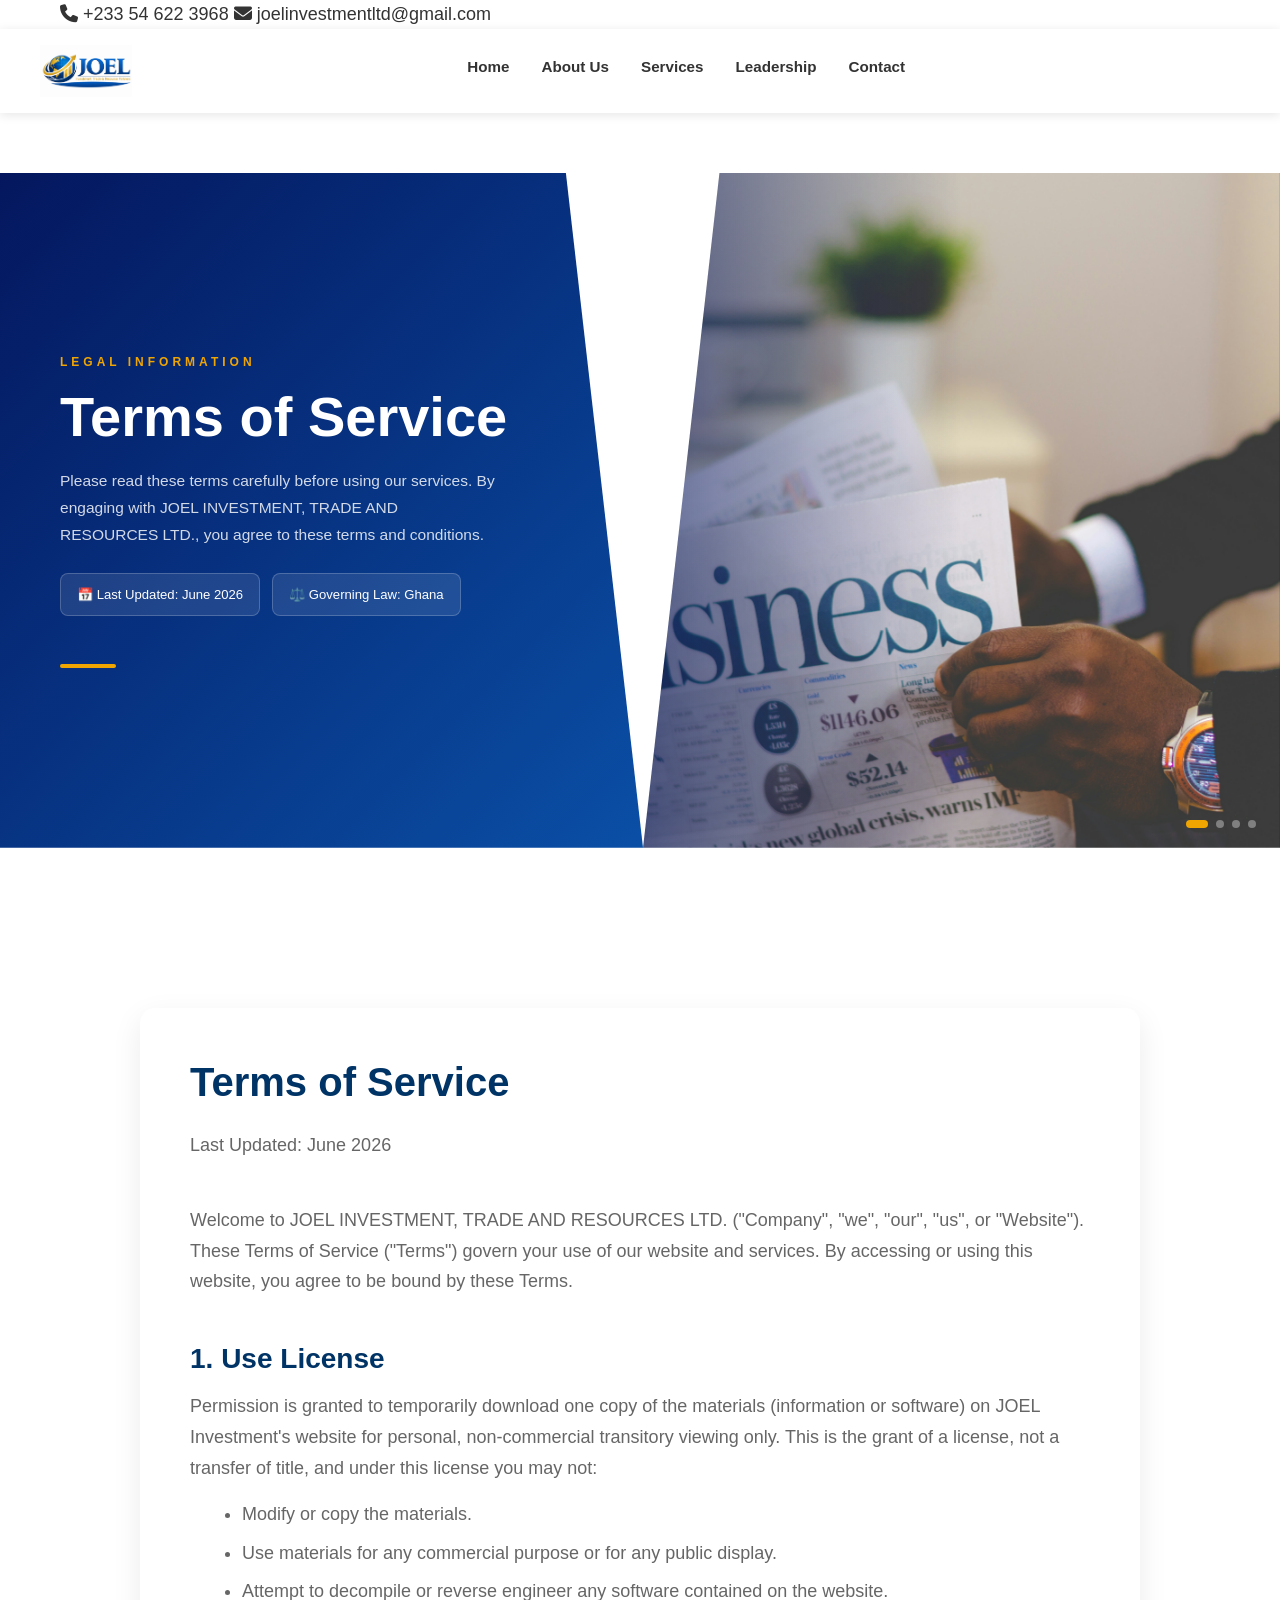
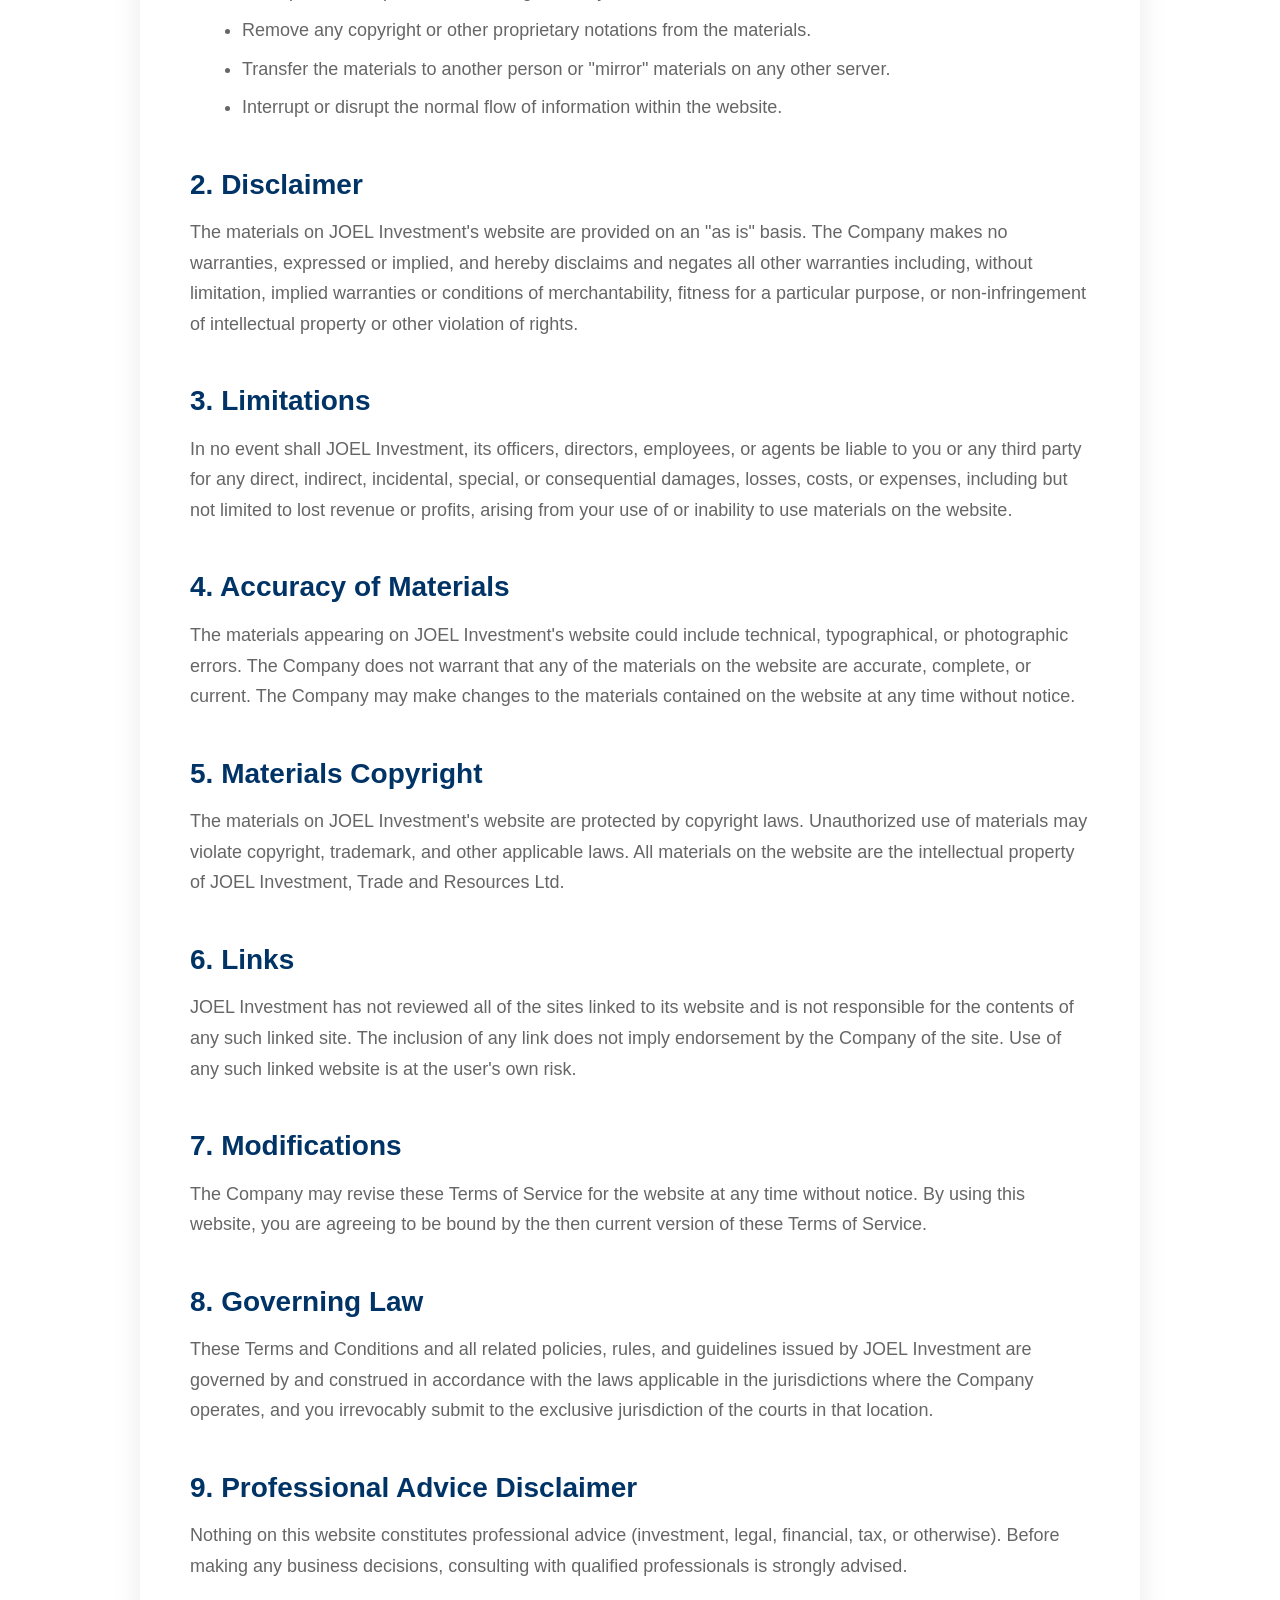
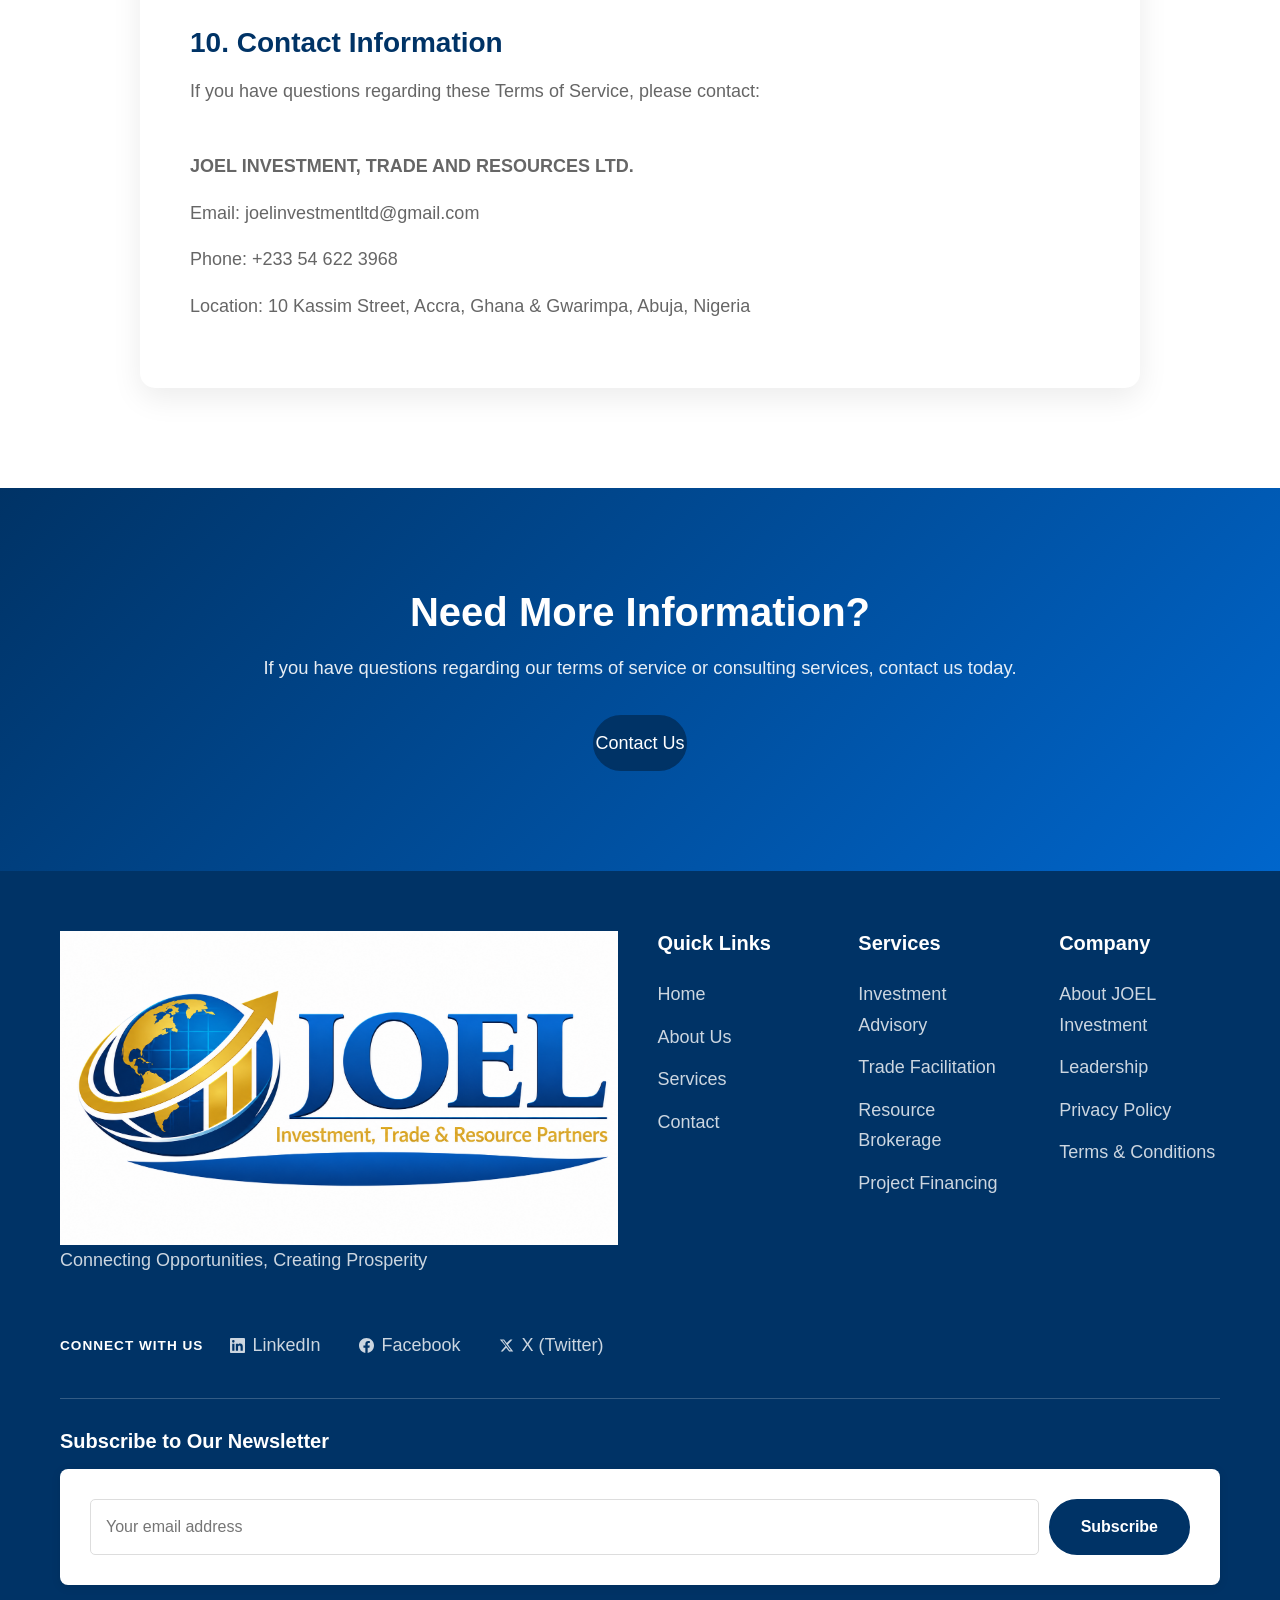
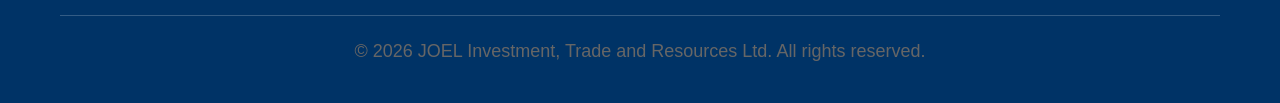
<file: terms.html>
<!DOCTYPE html>
<html lang="en">
<head>

<meta charset="UTF-8">
<meta name="viewport" content="width=device-width, initial-scale=1.0">

<title>Terms of Service | JOEL INVESTMENT, TRADE AND RESOURCES LTD.</title>

<meta name="description"
content="Terms of Service for JOEL INVESTMENT, TRADE AND RESOURCES LTD. Please review our terms and conditions for using our website and services.">

<link rel="stylesheet" href="assets/css/style.css">
<link rel="stylesheet" href="assets/css/responsive.css">
        <link rel="stylesheet" href="assets/css/mobile-responsive-complete.css" />
<link href="https://fonts.googleapis.com/css2?family=Poppins:wght@300;400;500;600;700;800&family=Open+Sans:wght@300;400;500;600;700&display=swap" rel="stylesheet">

<link rel="stylesheet"
href="https://cdnjs.cloudflare.com/ajax/libs/font-awesome/6.5.1/css/all.min.css">

<!-- Canonical Tag -->
<link rel="canonical" href="https://www.yourdomain.com/terms.html">

<!-- Open Graph Tags -->
<meta property="og:type" content="website">
<meta property="og:title" content="Terms of Service - JOEL INVESTMENT">
<meta property="og:description" content="Review our terms of service and conditions of use.">
<meta property="og:image" content="https://www.yourdomain.com/assets/images/logo/joel_investment_logo.jpeg">
<meta property="og:url" content="https://www.yourdomain.com/terms.html">

<!-- Twitter/X Cards -->
<meta name="twitter:card" content="summary_large_image">
<meta name="twitter:title" content="Terms of Service - JOEL INVESTMENT">
<meta name="twitter:description" content="Learn our terms and conditions.">
<meta name="twitter:image" content="https://www.yourdomain.com/assets/images/logo/joel_investment_logo.jpeg">

<!-- Organization Schema Markup -->
<script type="application/ld+json">
{
  "@context": "https://schema.org",
  "@type": "Organization",
  "name": "JOEL INVESTMENT, TRADE AND RESOURCES LTD.",
  "url": "https://www.yourdomain.com",
  "logo": "https://www.yourdomain.com/assets/images/logo/joel_investment_logo.jpeg",
  "email": "joelinvestmentltd@gmail.com",
  "telephone": "+233 54 622 3968",
  "address": [
    {
      "@type": "PostalAddress",
      "streetAddress": "10 Kassim Street",
      "addressLocality": "Accra",
      "addressCountry": "Ghana"
    },
    {
      "@type": "PostalAddress",
      "streetAddress": "Gwarimpa",
      "addressLocality": "Abuja",
      "addressCountry": "Nigeria"
    }
  ],
  "founder": {
    "@type": "Person",
    "name": "Okafor C. Arinze"
  },
  "description": "Investment advisory, trade facilitation, financial consultancy, resource brokerage, project financing, and strategic partnerships."
}
</script>

</head>

<body>

<!-- Top Bar -->
<div class="top-bar">
    <div class="container">
        <div class="top-left">
            <span><i class="fa-solid fa-phone"></i> +233 54 622 3968</span>
            <span><i class="fa-solid fa-envelope"></i> joelinvestmentltd@gmail.com</span>
        </div>
    </div>
</div>

<!-- Header -->
<header class="header">
            <div class="container nav-container">
                <a href="index.html" class="logo">
                    <img
                        src="assets/images/logo/joel_investment_logo.png"
                        alt="JOEL Investment Logo"
                    />
                </a>
                <nav class="navbar">
                    <ul class="nav-links" id="mainNavList">
                        <li><a href="index.html">Home</a></li>
                        <li><a href="about.html">About Us</a></li>
                        <li><a href="services.html">Services</a></li>
                        <li><a href="leadership.html">Leadership</a></li>
                        <li><a href="contact.html">Contact</a></li>
                    </ul>
                </nav>
                <button class="hamburger-btn" id="mainHamburgerBtn" aria-label="Toggle navigation menu" type="button">
                    <span></span>
                    <span></span>
                    <span></span>
                </button>
            </div>
        </header>

<!-- HERO - Terms Diagonal Split -->

<section class="terms-hero">
  <!-- LEFT HALF: Text Content -->
  <div class="terms-hero-text">
    <span class="terms-label">LEGAL INFORMATION</span>
    <h1>Terms of Service</h1>
    <p class="terms-subtitle">Please read these terms carefully before using our services. By engaging with JOEL INVESTMENT, TRADE AND RESOURCES LTD., you agree to these terms and conditions.</p>
    <div class="terms-info-badges">
      <div class="terms-badge">📅 Last Updated: June 2026</div>
      <div class="terms-badge">⚖️ Governing Law: Ghana</div>
    </div>
    <div class="terms-accent-line"></div>
  </div>

  <!-- RIGHT HALF: Image Carousel -->
  <div class="terms-hero-media">
    <img src="assets/images/about-preview.jpg" alt="Terms Preview 1" class="terms-image">
    <img src="assets/images/about-preview1.jpg" alt="Terms Preview 2" class="terms-image">
    <img src="assets/images/about-preview2.jpg" alt="Terms Preview 3" class="terms-image">
    <img src="assets/images/about-preview4.jpg" alt="Terms Preview 4" class="terms-image">
    
    <!-- Dark overlay -->
    <div class="terms-overlay"></div>
    
    <!-- Dot indicators -->
    <div class="terms-dots">
      <span class="terms-dot active"></span>
      <span class="terms-dot"></span>
      <span class="terms-dot"></span>
      <span class="terms-dot"></span>
    </div>
  </div>
</section>

<!-- POLICY CONTENT -->

<section>

<div class="container">

<div style="
max-width:1000px;
margin:auto;
background:#fff;
padding:50px;
border-radius:15px;
box-shadow:0 10px 30px rgba(0,0,0,.08);
">

<h2>Terms of Service</h2>

<p>
Last Updated: June 2026
</p>

<br>

<p>
Welcome to JOEL INVESTMENT, TRADE AND RESOURCES LTD. 
("Company", "we", "our", "us", or "Website"). These 
Terms of Service ("Terms") govern your use of our website 
and services. By accessing or using this website, you agree 
to be bound by these Terms.
</p>

<br>

<h3>1. Use License</h3>

<p>
Permission is granted to temporarily download one copy 
of the materials (information or software) on JOEL 
Investment's website for personal, non-commercial 
transitory viewing only. This is the grant of a license, 
not a transfer of title, and under this license you may not:
</p>

<ul style="padding-left:20px; margin-top:15px;">

<li>Modify or copy the materials.</li>

<li>Use materials for any commercial purpose or for any public display.</li>

<li>Attempt to decompile or reverse engineer any software contained on the website.</li>

<li>Remove any copyright or other proprietary notations from the materials.</li>

<li>Transfer the materials to another person or "mirror" materials on any other server.</li>

<li>Interrupt or disrupt the normal flow of information within the website.</li>

</ul>

<br>

<h3>2. Disclaimer</h3>

<p>
The materials on JOEL Investment's website are provided 
on an "as is" basis. The Company makes no warranties, 
expressed or implied, and hereby disclaims and negates 
all other warranties including, without limitation, implied 
warranties or conditions of merchantability, fitness for a 
particular purpose, or non-infringement of intellectual 
property or other violation of rights.
</p>

<br>

<h3>3. Limitations</h3>

<p>
In no event shall JOEL Investment, its officers, directors, 
employees, or agents be liable to you or any third party for 
any direct, indirect, incidental, special, or consequential 
damages, losses, costs, or expenses, including but not limited 
to lost revenue or profits, arising from your use of or 
inability to use materials on the website.
</p>

<br>

<h3>4. Accuracy of Materials</h3>

<p>
The materials appearing on JOEL Investment's website could 
include technical, typographical, or photographic errors. 
The Company does not warrant that any of the materials on 
the website are accurate, complete, or current. The Company 
may make changes to the materials contained on the website 
at any time without notice.
</p>

<br>

<h3>5. Materials Copyright</h3>

<p>
The materials on JOEL Investment's website are protected 
by copyright laws. Unauthorized use of materials may violate 
copyright, trademark, and other applicable laws. All materials 
on the website are the intellectual property of JOEL 
Investment, Trade and Resources Ltd.
</p>

<br>

<h3>6. Links</h3>

<p>
JOEL Investment has not reviewed all of the sites linked to 
its website and is not responsible for the contents of any 
such linked site. The inclusion of any link does not imply 
endorsement by the Company of the site. Use of any such 
linked website is at the user's own risk.
</p>

<br>

<h3>7. Modifications</h3>

<p>
The Company may revise these Terms of Service for the website 
at any time without notice. By using this website, you are 
agreeing to be bound by the then current version of these 
Terms of Service.
</p>

<br>

<h3>8. Governing Law</h3>

<p>
These Terms and Conditions and all related policies, rules, 
and guidelines issued by JOEL Investment are governed by and 
construed in accordance with the laws applicable in the 
jurisdictions where the Company operates, and you irrevocably 
submit to the exclusive jurisdiction of the courts in that location.
</p>

<br>

<h3>9. Professional Advice Disclaimer</h3>

<p>
Nothing on this website constitutes professional advice 
(investment, legal, financial, tax, or otherwise). Before 
making any business decisions, consulting with qualified 
professionals is strongly advised.
</p>

<br>

<h3>10. Contact Information</h3>

<p>
If you have questions regarding these Terms of Service, 
please contact:
</p>

<br>

<p>
<strong>
JOEL INVESTMENT, TRADE AND RESOURCES LTD.
</strong>
</p>

<p>
Email: joelinvestmentltd@gmail.com
</p>

<p>
Phone: +233 54 622 3968
</p>

<p>
Location: 10 Kassim Street, Accra, Ghana & Gwarimpa, Abuja, Nigeria
</p>

</div>

</div>

</section>

<!-- CTA -->

<section class="cta">

<div class="container">

<h2>
Need More Information?
</h2>

<p>
If you have questions regarding our terms of service 
or consulting services, contact us today.
</p>

<a href="contact.html"
class="btn-primary">
Contact Us
</a>

</div>

</section>

<!-- Footer -->
<footer class="footer">
        <div class="container">
            <div class="footer-grid">
                <div class="footer-section">
                    <img src="assets/images/logo/joel_investment_logo.png" class="footer-logo" alt="JOEL Investment Logo">
                    <p>Connecting Opportunities, Creating Prosperity</p>
                </div>
                <div class="footer-section">
                    <h4>Quick Links</h4>
                    <ul>
                        <li><a href="index.html">Home</a></li>
                        <li><a href="about.html">About Us</a></li>
                        <li><a href="services.html">Services</a></li>
                        <li><a href="contact.html">Contact</a></li>
                    </ul>
                </div>

                <div class="footer-section">
                    <h4>Services</h4>
                    <ul>
                        <li><a href="services.html#investment">Investment Advisory</a></li>
                        <li><a href="services.html#trade">Trade Facilitation</a></li>
                        <li><a href="services.html#resources">Resource Brokerage</a></li>
                        <li><a href="services.html#financing">Project Financing</a></li>
                    </ul>
                </div>

                <div class="footer-section">
                    <h4>Company</h4>
                    <ul>
                        <li><a href="about.html">About JOEL Investment</a></li>
                        <li><a href="leadership.html">Leadership</a></li>
                        <li><a href="privacy-policy.html">Privacy Policy</a></li>
                        <li><a href="terms.html">Terms & Conditions</a></li>
                    </ul>
                </div>

                <div class="footer-section">
                    <div class="footer-social">
                      <h4 class="footer-social-title">Connect With Us</h4>
                      <div class="social-links-row">
                        <a href="https://linkedin.com/company/joel-investment"
                           target="_blank"
                           rel="noopener noreferrer"
                           class="social-link social-link--linkedin"
                           aria-label="LinkedIn">
                          <span class="social-icon">
                            <svg width="18" height="18" viewBox="0 0 24 24" fill="currentColor">
                              <path d="M20.447 20.452h-3.554v-5.569c0-1.328-.027-3.037-1.852-3.037-1.853 0-2.136 1.445-2.136 2.939v5.667H9.351V9h3.414v1.561h.046c.477-.9 1.637-1.85 3.37-1.85 3.601 0 4.267 2.37 4.267 5.455v6.286zM5.337 7.433a2.062 2.062 0 01-2.063-2.065 2.064 2.064 0 112.063 2.065zm1.782 13.019H3.555V9h3.564v11.452zM22.225 0H1.771C.792 0 0 .774 0 1.729v20.542C0 23.227.792 24 1.771 24h20.451C23.2 24 24 23.227 24 22.271V1.729C24 .774 23.2 0 22.222 0h.003z"/>
                            </svg>
                          </span>
                          <span class="social-label">LinkedIn</span>
                        </a>

                        <a href="https://www.facebook.com/profile.php?id=61589858708679" target="_blank" rel="noopener noreferrer" class="social-link social-link--facebook" aria-label="Facebook">
                          <span class="social-icon">
                            <svg width="18" height="18" viewBox="0 0 24 24" fill="currentColor">
                              <path d="M24 12.073c0-6.627-5.373-12-12-12s-12 5.373-12 12c0 5.99 4.388 10.954 10.125 11.854v-8.385H7.078v-3.47h3.047V9.43c0-3.007 1.792-4.669 4.533-4.669 1.312 0 2.686.235 2.686.235v2.953H15.83c-1.491 0-1.956.925-1.956 1.874v2.25h3.328l-.532 3.47h-2.796v8.385C19.612 23.027 24 18.062 24 12.073z"/>
                            </svg>
                          </span>
                          <span class="social-label">Facebook</span>
                        </a>

                        <a href="https://twitter.com/joelinvestment" target="_blank" rel="noopener noreferrer" class="social-link social-link--twitter" aria-label="Twitter / X">
                          <span class="social-icon">
                            <svg width="18" height="18" viewBox="0 0 24 24" fill="currentColor">
                              <path d="M18.244 2.25h3.308l-7.227 8.26 8.502 11.24H16.17l-4.714-6.231-5.401 6.231H2.744l7.737-8.835L1.254 2.25H8.08l4.253 5.622zm-1.161 17.52h1.833L7.084 4.126H5.117z"/>
                            </svg>
                          </span>
                          <span class="social-label">X (Twitter)</span>
                        </a>
                      </div>
                    </div>
                </div>
            </div>

            <div class="footer-newsletter">
                <h4>Subscribe to Our Newsletter</h4>
                <form class="newsletter-form">
                    <input type="email" placeholder="Your email address" required>
                    <button type="submit" class="btn btn-primary">Subscribe</button>
                </form>
            </div>

            <div class="footer-bottom">
                <p>&copy; 2026 JOEL Investment, Trade and Resources Ltd. All rights reserved.</p>
            </div>
        </div>
    </footer>

<script src="assets/js/mobile-fixes.js"></script>
    <script src="assets/js/main.js"></script>
<script>
(function() {
  var btn = document.getElementById('mainHamburgerBtn');
  var nav = document.getElementById('mainNavList');
  if (!btn || !nav) return;

  // Create backdrop element once
  var backdrop = document.createElement('div');
  backdrop.className = 'nav-backdrop';
  document.body.appendChild(backdrop);

  function openMenu() {
    nav.classList.add('is-open');
    backdrop.classList.add('is-visible');
    btn.classList.add('is-active');
    document.body.style.overflow = 'hidden';
  }

  function closeMenu() {
    nav.classList.remove('is-open');
    backdrop.classList.remove('is-visible');
    btn.classList.remove('is-active');
    document.body.style.overflow = '';
  }

  btn.addEventListener('click', function(e) {
    e.preventDefault();
    e.stopPropagation();
    nav.classList.contains('is-open') ? closeMenu() : openMenu();
  });

  backdrop.addEventListener('click', closeMenu);

  nav.querySelectorAll('a').forEach(function(link) {
    link.addEventListener('click', closeMenu);
  });

  document.addEventListener('keydown', function(e) {
    if (e.key === 'Escape') closeMenu();
  });

  window.addEventListener('resize', function() {
    if (window.innerWidth > 768) closeMenu();
  });
})();
</script>
</body>
</html>
</file>
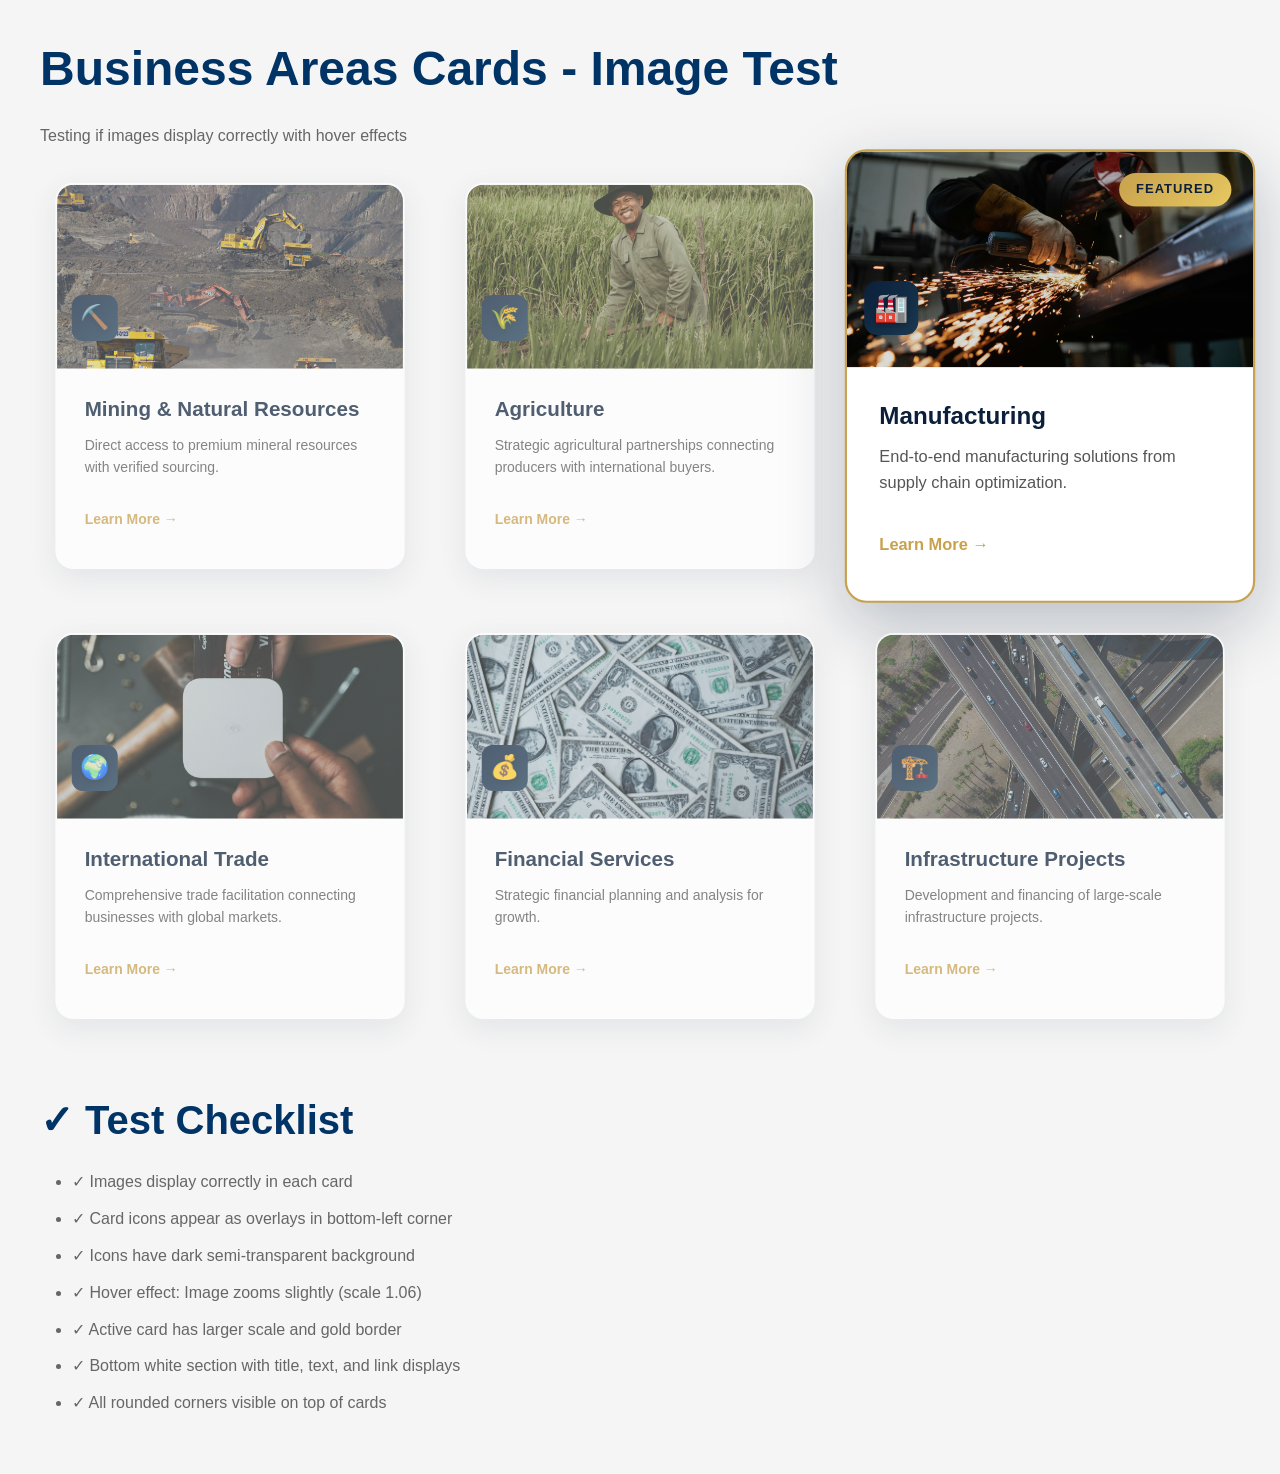
<file: test-cards.html>
<!DOCTYPE html>
<html lang="en">
<head>
    <meta charset="UTF-8">
    <meta name="viewport" content="width=device-width, initial-scale=1.0">
    <title>Business Areas Test</title>
    <link rel="stylesheet" href="https://cdnjs.cloudflare.com/ajax/libs/font-awesome/6.5.1/css/all.min.css">
    <link rel="stylesheet" href="assets/css/style.css">
    <style>
        body {
            margin: 0;
            padding: 40px;
            background: #f5f5f5;
        }
        .test-container {
            display: grid;
            grid-template-columns: repeat(3, 1fr);
            gap: 30px;
            max-width: 1200px;
            margin: 0 auto;
        }
        .test-card {
            width: 100%;
        }
    </style>
</head>
<body>
    <h1>Business Areas Cards - Image Test</h1>
    <p>Testing if images display correctly with hover effects</p>
    
    <div class="test-container">
        <!-- Card 1 -->
        <div class="business-card test-card">
            <div class="card-image">
                <img src="assets/images/services/mining.jpg" alt="Mining">
                <div class="card-icon">⛏️</div>
            </div>
            <div class="card-content">
                <h3 class="card-industry">Mining & Natural Resources</h3>
                <p class="card-text">Direct access to premium mineral resources with verified sourcing.</p>
                <a href="#" class="card-btn">Learn More →</a>
            </div>
        </div>

        <!-- Card 2 -->
        <div class="business-card test-card">
            <div class="card-image">
                <img src="assets/images/services/agriculture.jpg" alt="Agriculture">
                <div class="card-icon">🌾</div>
            </div>
            <div class="card-content">
                <h3 class="card-industry">Agriculture</h3>
                <p class="card-text">Strategic agricultural partnerships connecting producers with international buyers.</p>
                <a href="#" class="card-btn">Learn More →</a>
            </div>
        </div>

        <!-- Card 3 (Active) -->
        <div class="business-card active test-card">
            <div class="card-image">
                <img src="assets/images/services/manufacturing.jpg" alt="Manufacturing">
                <div class="card-icon">🏭</div>
            </div>
            <div class="card-content">
                <h3 class="card-industry">Manufacturing</h3>
                <p class="card-text">End-to-end manufacturing solutions from supply chain optimization.</p>
                <a href="#" class="card-btn">Learn More →</a>
            </div>
        </div>

        <!-- Card 4 -->
        <div class="business-card test-card">
            <div class="card-image">
                <img src="assets/images/services/trade.jpg" alt="Trade">
                <div class="card-icon">🌍</div>
            </div>
            <div class="card-content">
                <h3 class="card-industry">International Trade</h3>
                <p class="card-text">Comprehensive trade facilitation connecting businesses with global markets.</p>
                <a href="#" class="card-btn">Learn More →</a>
            </div>
        </div>

        <!-- Card 5 -->
        <div class="business-card test-card">
            <div class="card-image">
                <img src="assets/images/services/finance.jpg" alt="Finance">
                <div class="card-icon">💰</div>
            </div>
            <div class="card-content">
                <h3 class="card-industry">Financial Services</h3>
                <p class="card-text">Strategic financial planning and analysis for growth.</p>
                <a href="#" class="card-btn">Learn More →</a>
            </div>
        </div>

        <!-- Card 6 -->
        <div class="business-card test-card">
            <div class="card-image">
                <img src="assets/images/services/infrastructure.jpg" alt="Infrastructure">
                <div class="card-icon">🏗️</div>
            </div>
            <div class="card-content">
                <h3 class="card-industry">Infrastructure Projects</h3>
                <p class="card-text">Development and financing of large-scale infrastructure projects.</p>
                <a href="#" class="card-btn">Learn More →</a>
            </div>
        </div>
    </div>

    <h2 style="margin-top: 60px;">✓ Test Checklist</h2>
    <ul>
        <li>✓ Images display correctly in each card</li>
        <li>✓ Card icons appear as overlays in bottom-left corner</li>
        <li>✓ Icons have dark semi-transparent background</li>
        <li>✓ Hover effect: Image zooms slightly (scale 1.06)</li>
        <li>✓ Active card has larger scale and gold border</li>
        <li>✓ Bottom white section with title, text, and link displays</li>
        <li>✓ All rounded corners visible on top of cards</li>
    </ul>
</body>
</html>
</file>
<file: assets/css/style.css>
/* ===========================================
   CONSULTANT WEBSITE - MAIN STYLESHEET
   =========================================== */

:root {
    --primary-color: #003366;
    --secondary-color: #0066cc;
    --accent-color: #ff6600;
    --text-color: #333333;
    --light-text: #666666;
    --background-color: #f5f5f5;
    --border-color: #dddddd;
    --white: #ffffff;
    --shadow: 0 2px 10px rgba(0, 0, 0, 0.1);
    --shadow-lg: 0 5px 20px rgba(0, 0, 0, 0.15);
}

* {
    margin: 0;
    padding: 0;
    box-sizing: border-box;
}

html {
    scroll-behavior: smooth;
    font-size: 16px;
    width: 100%;
    max-width: 100%;
    overflow-x: hidden;
}

body {
    font-family: "Segoe UI", Tahoma, Geneva, Verdana, sans-serif;
    color: var(--text-color);
    line-height: 1.6;
    background-color: var(--white);
    width: 100%;
    max-width: 100%;
    overflow-x: hidden;
}

img,
video,
iframe,
svg {
    max-width: 100%;
}

img {
    height: auto;
}

/* === GLOBAL IMAGE FORCE DISPLAY === */
/* Prevents images from being invisible due to animation CSS or missing active class */
img:not([class*="slide"]):not([class*="carousel-slide"]):not(
        .cv-image-slide
    ):not(.about-hero-image):not(.services-hero-image) {
    opacity: 1 !important;
    visibility: visible !important;
    display: block;
}

/* Ensure carousel slide images are visible when their parent is .active */
.carousel-slide.active img,
.carousel-slide.active > img {
    opacity: 1 !important;
    visibility: visible !important;
}

/* Ensure video elements never collapse to zero */
video {
    display: block;
    min-height: 1px;
    background-color: #040f2e;
}

.container {
    max-width: 1200px;
    margin: 0 auto;
    padding: 0 20px;
}

/* ===========================================
   TYPOGRAPHY
   =========================================== */

h1,
h2,
h3,
h4,
h5,
h6 {
    color: var(--primary-color);
    font-weight: 700;
    margin-bottom: 1rem;
    line-height: 1.2;
}

h1 {
    font-size: 3rem;
    margin-bottom: 1.5rem;
}

h2 {
    font-size: 2.5rem;
    margin-bottom: 1.5rem;
}

h3 {
    font-size: 1.75rem;
    margin-bottom: 1rem;
}

h4 {
    font-size: 1.25rem;
    margin-bottom: 0.75rem;
}

p {
    margin-bottom: 1rem;
    color: var(--light-text);
    line-height: 1.8;
}

a {
    color: var(--secondary-color);
    text-decoration: none;
    transition: color 0.3s ease;
}

a:hover {
    color: var(--accent-color);
}

ul,
ol {
    margin-left: 2rem;
    margin-bottom: 1rem;
}

li {
    margin-bottom: 0.5rem;
    color: var(--light-text);
    line-height: 1.8;
}

/* ===========================================
   GLOBAL IMAGE STYLES
   =========================================== */

img {
    max-width: 100%;
    height: auto;
    display: block;
}

/* ===========================================
   BUTTONS
   =========================================== */

.btn {
    display: inline-block;
    padding: 12px 30px;
    border-radius: 5px;
    font-weight: 600;
    text-align: center;
    cursor: pointer;
    transition: all 0.3s ease;
    border: none;
    text-decoration: none;
    font-size: 1rem;
}

.btn-primary {
    background-color: var(--primary-color);
    color: var(--white);
    border: 2px solid var(--primary-color);
}

.btn-primary:hover {
    background-color: var(--secondary-color);
    border-color: var(--secondary-color);
    transform: translateY(-2px);
    box-shadow: var(--shadow);
}

.btn-secondary {
    background-color: transparent;
    color: var(--primary-color);
    border: 2px solid var(--primary-color);
}

.btn-secondary:hover {
    background-color: var(--primary-color);
    color: var(--white);
}

.btn-outline {
    background-color: transparent;
    color: var(--text-color);
    border: 2px solid var(--border-color);
}

.btn-outline:hover {
    border-color: var(--primary-color);
    color: var(--primary-color);
}

.btn-link {
    background-color: transparent;
    color: var(--secondary-color);
    padding: 0;
    text-decoration: underline;
}

.btn-link:hover {
    color: var(--accent-color);
}

.btn-large {
    padding: 15px 40px;
    font-size: 1.1rem;
}

/* ===========================================
   NAVIGATION
   =========================================== */

.header {
    background-color: var(--white);
    box-shadow: var(--shadow);
    position: sticky;
    top: 0;
    z-index: 100;
}

.nav-container {
    display: flex;
    justify-content: space-between;
    align-items: center;
    padding: 1rem 0;
}

.nav-logo,
.logo,
.navbar-brand,
header .logo,
nav .logo,
[class*="nav-logo"] {
    display: flex !important;
    align-items: center !important;
    overflow: visible !important;
    flex-shrink: 0 !important;
    max-width: none !important;
    clip-path: none !important;
}

.nav-logo img,
.logo img,
.navbar-brand img,
header .logo img,
nav .logo img,
[class*="nav-logo"] img {
    width: auto !important;
    height: 52px !important;
    max-height: 52px !important;
    max-width: none !important;
    object-fit: contain !important;
    object-position: left center !important;
    display: block !important;
    clip-path: none !important;
    overflow: visible !important;
}

.logo img:hover {
    transform: scale(1.05);
}

.navbar {
    display: flex;
    align-items: center;
    flex: 1;
    justify-content: center;
}

/* ===========================================
   HERO SECTION - MAGAZINE STYLE SPLIT LAYOUT
   =========================================== */

.hero {
    background: linear-gradient(
        135deg,
        var(--primary-color) 0%,
        var(--secondary-color) 100%
    );
    color: var(--white);
    padding: 0;
    display: flex;
    align-items: stretch;
    min-height: 650px;
    position: relative;
    overflow: hidden;
}

.hero.about-hero {
    padding: 0;
}

.hero-content {
    display: flex;
    flex-direction: column;
    align-items: flex-start;
    justify-content: center;
    gap: 20px;
    padding: 48px 40px;
    width: 100%;
}

.hero-container {
    display: flex;
    width: 100%;
    align-items: stretch;
}

/* LEFT HALF: Content Column */
.hero-left {
    flex: 1;
    display: flex;
    flex-direction: column;
    align-items: flex-start;
    justify-content: center;
    padding: 80px 60px;
    background: linear-gradient(
        135deg,
        var(--primary-color) 0%,
        var(--secondary-color) 100%
    );
    animation: slideInRight 0.9s ease-out both;
}

.hero-label {
    font-size: 0.9rem;
    font-weight: 600;
    text-transform: uppercase;
    letter-spacing: 2px;
    color: rgba(255, 255, 255, 0.8);
    margin-bottom: 1rem;
    display: block;
}

.hero-title {
    font-size: 3rem;
    font-weight: 800;
    color: white;
    line-height: 1.2;
    margin: 0;
}

.hero-content h1 {
    color: var(--white);
    font-size: 3.5rem;
    margin-bottom: 1.5rem;
    line-height: 1.2;
}

.hero-subtitle {
    font-size: 1rem;
    color: rgba(255, 255, 255, 0.88);
    line-height: 1.7;
    max-width: 480px;
    margin: 0;
}

.hero-buttons {
    display: flex;
    flex-direction: row;
    gap: 16px;
    flex-wrap: wrap;
    margin: 0;
}

.hero-buttons .btn {
    min-width: 150px;
    padding: 14px 30px;
}

/* Hero Tags */
.hero-tags {
    display: flex;
    flex-direction: row;
    gap: 12px;
    flex-wrap: wrap;
    margin: 0;
}

.hero-tag {
    background: rgba(255, 255, 255, 0.15);
    border: 1px solid rgba(255, 255, 255, 0.3);
    color: white;
    border-radius: 20px;
    padding: 6px 16px;
    font-size: 0.85rem;
    white-space: nowrap;
}

/* RIGHT HALF: Image Column with Overlay */
.hero-right {
    flex: 1;
    position: relative;
    overflow: hidden;
    height: 100%;
    padding: 0;
    margin: 0;
    background: linear-gradient(
        135deg,
        rgba(0, 50, 102, 0.8) 0%,
        rgba(0, 102, 204, 0.7) 100%
    );
    animation: slideInLeft 0.9s ease-out 0.2s both;
}

.hero-image-main {
    position: absolute;
    top: 0;
    left: 0;
    width: 100%;
    height: 100%;
    object-fit: cover;
    opacity: 1;
    transition: opacity 0.8s ease;
    z-index: 5;
}

.hero-image-main.hidden {
    opacity: 0;
    pointer-events: none;
    z-index: 1;
}

/* Flip Card Styles */
.flip-card-wrapper {
    width: 100%;
    height: 100%;
    position: absolute;
    top: 0;
    left: 0;
    perspective: 1000px;
}

.flip-card-inner {
    position: relative;
    width: 100%;
    height: 100%;
    border-radius: 16px;
    overflow: hidden;
    box-shadow: 0 10px 40px rgba(0, 0, 0, 0.3);
    transform-style: preserve-3d;
}

.flip-card-image {
    width: 100%;
    height: 100%;
    object-fit: cover;
    display: block;
    border-radius: 16px;
}

.flip-card-inner.flipOut {
    animation: flipOut 0.3s ease-in-out forwards;
}

.flip-card-inner.flipIn {
    animation: flipIn 0.3s ease-in-out forwards;
}

/* ===== HERO VIDEO CAROUSEL ===== */
.hero-video-carousel {
    position: absolute;
    top: 0;
    left: 0;
    width: 100%;
    height: 100%;
    background: #000;
    overflow: hidden;
    opacity: 0;
    transition: opacity 0.8s ease;
    pointer-events: none;
    z-index: 2;
}

.hero-video-carousel.visible {
    opacity: 1;
    pointer-events: auto;
    z-index: 5;
}

.hero-video {
    position: absolute;
    top: 0;
    left: 0;
    width: 100%;
    height: 100%;
    object-fit: cover;
    opacity: 0;
    transition: opacity 0.8s ease;
}

.hero-video.active {
    opacity: 1;
}

/* Video Controls */
.hero-video-controls {
    position: absolute;
    bottom: 0;
    left: 0;
    right: 0;
    background: linear-gradient(
        to top,
        rgba(0, 0, 0, 0.8) 0%,
        transparent 100%
    );
    padding: 16px;
    display: flex;
    align-items: center;
    gap: 12px;
    z-index: 10;
    opacity: 0;
    transition: opacity 0.3s ease;
}

.hero-video-carousel:hover .hero-video-controls {
    opacity: 1;
}

.video-control-btn {
    background: rgba(255, 255, 255, 0.2);
    border: 1px solid rgba(255, 255, 255, 0.4);
    color: white;
    width: 40px;
    height: 40px;
    border-radius: 50%;
    cursor: pointer;
    display: flex;
    align-items: center;
    justify-content: center;
    transition: all 0.3s ease;
    font-size: 1rem;
    flex-shrink: 0;
}

.video-control-btn:hover {
    background: rgba(255, 165, 0, 0.4);
    border-color: rgba(255, 165, 0, 0.8);
    color: #f0a500;
    transform: scale(1.1);
}

.video-progress-bar {
    flex: 1;
    height: 3px;
    background: rgba(255, 255, 255, 0.2);
    border-radius: 2px;
    cursor: pointer;
    position: relative;
    overflow: hidden;
}

.video-progress-bar .progress-fill {
    height: 100%;
    background: #f0a500;
    border-radius: 2px;
    width: 0%;
    transition: width 0.1s linear;
}

.video-timer {
    color: rgba(255, 255, 255, 0.7);
    font-size: 0.85rem;
    font-weight: 600;
    min-width: 70px;
    text-align: right;
    font-family: "Courier New", monospace;
}

@keyframes flipOut {
    from {
        transform: rotateY(0deg);
    }
    to {
        transform: rotateY(90deg);
    }
}

@keyframes flipIn {
    from {
        transform: rotateY(-90deg);
    }
    to {
        transform: rotateY(0deg);
    }
}

/* ===========================================
   COMPANY STORY SECTION - PREMIUM TIMELINE + STATS
   =========================================== */

.story-section {
    padding: 80px 0;
    background: #f8f9fc;
}

.story-section .section-title h2 {
    font-size: 2.4rem;
    font-weight: 800;
    color: #0a2353;
}

.story-grid {
    display: grid;
    grid-template-columns: 45% 55%;
    gap: 48px;
    align-items: start;
    width: 100%;
    max-width: 100%;
    padding: 0 48px;
    box-sizing: border-box;
    margin: 0;
}

/* Timeline Styling */
.story-timeline {
    position: relative;
}

.timeline-entry {
    position: relative;
    padding-left: 40px;
    margin-bottom: 24px;
    background: white;
    border-radius: 12px;
    padding: 24px;
    padding-left: 40px;
    box-shadow: 0 2px 8px rgba(0, 0, 0, 0.05);
    border-left: 4px solid #0a4fa6;
    opacity: 1;
    transform: translateY(0);
    transition:
        opacity 0.6s ease,
        transform 0.6s ease;
    visibility: visible;
}

.timeline-entry.visible {
    opacity: 1;
    transform: translateY(0);
    visibility: visible;
}

.timeline-dot {
    position: absolute;
    left: -16px;
    top: 24px;
    width: 16px;
    height: 16px;
    border-radius: 50%;
    background: #0a4fa6;
    border: 3px solid white;
    box-shadow: 0 0 0 3px #0a4fa6;
}

.entry-badge {
    display: inline-flex;
    background: #f0a500;
    color: #0d2d6b;
    border-radius: 6px;
    padding: 3px 10px;
    font-size: 0.75rem;
    font-weight: 700;
    text-transform: uppercase;
    margin-bottom: 8px;
}

.entry-heading {
    font-size: 1.15rem;
    font-weight: 700;
    color: #0d2d6b;
    margin: 8px 0 12px 0;
}

.entry-text {
    font-size: 0.95rem;
    color: #555;
    line-height: 1.7;
    margin: 0;
}

/* Story Panel - Stats */
.story-panel {
    background: #0d2d6b;
    border-radius: 20px;
    padding: 40px;
    color: white;
}

.panel-title {
    font-size: 1.5rem;
    font-weight: 700;
    color: white;
    margin-bottom: 8px;
}

.panel-quote {
    font-size: 1rem;
    color: #f0a500;
    font-style: italic;
    font-weight: 600;
    margin-bottom: 28px;
}

.stats-container {
    display: flex;
    flex-direction: column;
    gap: 16px;
}

.stat-box {
    background: white;
    border-radius: 10px;
    padding: 20px;
    display: flex;
    align-items: center;
    gap: 16px;
    color: #333;
}

.stat-box-icon {
    font-size: 2rem;
    flex-shrink: 0;
}

.stat-box-content {
    flex: 1;
}

.stat-box-label {
    font-weight: 700;
    color: #0d2d6b;
    font-size: 1rem;
    margin-bottom: 3px;
}

.stat-box-text {
    font-size: 0.82rem;
    color: #666;
    line-height: 1.5;
    margin: 0;
}

/* ===========================================
   MISSION & VISION SECTION - PREMIUM TWO-COLUMN
   =========================================== */

.mission-vision-section {
    position: relative;
    overflow: hidden;
    background: #0a2353;
    background-image: radial-gradient(
        rgba(255, 255, 255, 0.04) 1px,
        transparent 1px
    );
    background-size: 24px 24px;
    padding: 80px 0;
}

.mv-header {
    text-align: center;
    margin-bottom: 48px;
}

.mv-label {
    display: block;
    font-size: 0.8rem;
    font-weight: 700;
    text-transform: uppercase;
    letter-spacing: 3px;
    color: #f0a500;
    margin-bottom: 12px;
}

.mv-main-heading {
    font-size: 2.6rem;
    font-weight: 800;
    color: white;
    margin: 0;
}

.mv-grid {
    display: grid;
    grid-template-columns: 1fr 1fr;
    gap: 32px;
    width: 100%;
    max-width: 100%;
    padding: 0 48px;
    box-sizing: border-box;
    margin: 0;
}

.mv-card {
    position: relative;
    overflow: hidden;
    border-radius: 20px;
    padding: 48px 40px;
    transition:
        transform 0.3s ease,
        box-shadow 0.3s ease,
        opacity 0.6s ease;
    box-shadow: 0 20px 60px rgba(0, 0, 0, 0.25);
    opacity: 1;
    visibility: visible;
    display: flex;
    flex-direction: column;
    animation-play-state: running !important;
    animation-delay: 0s !important;
}

.mv-card.visible {
    opacity: 1;
    visibility: visible;
}

.mv-card:hover {
    transform: translateY(-6px);
    box-shadow: 0 28px 70px rgba(0, 0, 0, 0.35);
}

.mv-card-mission {
    background: linear-gradient(135deg, #1a3d7c, #0d5cbf);
}

.mv-card-vision {
    background: linear-gradient(135deg, #f0a500, #e08c00);
}

.mv-accent-bar {
    display: block;
    width: 60px;
    height: 4px;
    border-radius: 2px;
    margin-bottom: 24px;
}

.mv-card-mission .mv-accent-bar {
    background: #f0a500;
}

.mv-card-vision .mv-accent-bar {
    background: white;
}

.mv-icon-circle {
    display: flex;
    align-items: center;
    justify-content: center;
    width: 64px;
    height: 64px;
    border-radius: 50%;
    font-size: 1.8rem;
    margin-bottom: 20px;
}

.mv-card-mission .mv-icon-circle {
    background: rgba(255, 255, 255, 0.12);
}

.mv-card-vision .mv-icon-circle {
    background: rgba(255, 255, 255, 0.25);
}

.mv-title {
    font-size: 1.9rem;
    font-weight: 800;
    margin: 0 0 16px 0;
}

.mv-card-mission .mv-title {
    color: white;
}

.mv-card-vision .mv-title {
    color: #0a2353;
}

.mv-divider {
    height: 1px;
    margin-bottom: 20px;
}

.mv-card-mission .mv-divider {
    background: rgba(255, 255, 255, 0.2);
}

.mv-card-vision .mv-divider {
    background: rgba(10, 35, 83, 0.2);
}

.mv-text {
    font-size: 1.05rem;
    line-height: 1.85;
    margin: 0 0 28px 0;
}

.mv-card-mission .mv-text {
    color: rgba(255, 255, 255, 0.88);
}

.mv-card-vision .mv-text {
    color: #0a2353;
    font-weight: 500;
}

.mv-tag {
    display: inline-block;
    border-radius: 20px;
    padding: 4px 14px;
    font-size: 0.78rem;
    font-weight: 600;
}

.mv-card-mission .mv-tag {
    background: rgba(240, 165, 0, 0.15);
    border: 1px solid #f0a500;
    color: #f0a500;
}

.mv-card-vision .mv-tag {
    background: rgba(10, 35, 83, 0.12);
    border: 1px solid #0a2353;
    color: #0a2353;
}

/* ===========================================
   CORE VALUES - PREMIUM TWO-COLUMN LAYOUT
   =========================================== */

.cv-section {
    background: #f4f6fb;
    padding: 80px 0;
}

.cv-header {
    text-align: center;
    margin-bottom: 48px;
    max-width: 100%;
    padding: 60px 48px 40px;
    box-sizing: border-box;
}

.cv-label {
    display: block;
    font-size: 0.8rem;
    font-weight: 700;
    text-transform: uppercase;
    letter-spacing: 3px;
    color: #f0a500;
    margin-bottom: 12px;
}

.cv-main-heading {
    font-size: 2.2rem;
    font-weight: 800;
    color: #0a2353;
    margin: 0;
}

.cv-grid {
    display: grid;
    grid-template-columns: 45% 55%;
    gap: 0;
    min-height: 520px;
    border-radius: 20px;
    overflow: hidden;
    box-shadow: 0 20px 60px rgba(0, 0, 0, 0.12);
    width: 100%;
    max-width: 100%;
    margin: 0;
}

/* Image Panel */
.cv-image-panel {
    position: relative;
    overflow: hidden;
    background: #000;
    height: 100%;
    min-height: 560px;
}

.cv-image-slide {
    position: absolute;
    width: 100%;
    height: 100%;
    object-fit: cover;
    object-position: center;
    opacity: 0;
    transition:
        transform 0.7s ease,
        opacity 0.3s ease;
}

.cv-image-slide.active {
    opacity: 1;
    transform: translateX(0);
}

.cv-image-slide.prev {
    transform: translateX(-100%);
}

.cv-image-slide.next {
    transform: translateX(100%);
}

.cv-overlay-label {
    position: absolute;
    bottom: 0;
    left: 0;
    right: 0;
    padding: 40px 28px 24px;
    background: linear-gradient(
        to top,
        rgba(0, 0, 0, 0.75) 0%,
        transparent 100%
    );
    color: white;
    font-size: 2.6rem;
    font-weight: 800;
    z-index: 10;
    text-shadow: 2px 2px 4px rgba(0, 0, 0, 0.5);
}

.cv-progress-bar {
    position: absolute;
    bottom: 0;
    left: 0;
    height: 4px;
    background: #f0a500;
    width: 0%;
    transition: none;
    z-index: 11;
}

.cv-progress-bar.animating {
    width: 100%;
    transition: width 3.5s linear;
}

/* Cards Panel */
.cv-cards-panel {
    background: white;
    padding: 40px 48px;
    display: flex;
    flex-direction: column;
    gap: 12px;
    justify-content: center;
    overflow-y: auto;
    max-height: 520px;
}

.cv-card {
    border-radius: 14px;
    cursor: pointer;
    perspective: 1000px;
    transition: all 0.5s ease;
    height: 90px;
    opacity: 0.65;
    transform: scale(0.96);
}

.cv-card.active {
    height: 180px;
    opacity: 1;
    transform: scale(1);
    box-shadow: 0 10px 40px rgba(0, 0, 0, 0.15);
}

.cv-card-inner {
    position: relative;
    width: 100%;
    height: 100%;
    transform-style: preserve-3d;
    transition: transform 0.6s ease;
}

.cv-card.active .cv-card-inner {
    transform: rotateY(180deg);
}

.cv-card-front,
.cv-card-back {
    position: absolute;
    width: 100%;
    height: 100%;
    backface-visibility: hidden;
    border-radius: 14px;
    display: flex;
    align-items: center;
    justify-content: flex-start;
    padding: 16px 20px;
    gap: 16px;
}

.cv-card-front {
    background: #0d2d6b;
    color: white;
    flex-direction: row;
}

.cv-card-icon {
    font-size: 2rem;
    flex-shrink: 0;
}

.cv-card-name {
    font-size: 1.2rem;
    font-weight: 700;
    color: white;
}

.cv-card-back {
    background: #f0a500;
    color: #0d2d6b;
    transform: rotateY(180deg);
    flex-direction: column;
    align-items: flex-start;
    justify-content: flex-start;
    padding: 20px 24px;
    position: relative;
}

.cv-card-quote {
    position: absolute;
    top: 12px;
    right: 16px;
    font-size: 3rem;
    color: rgba(13, 45, 107, 0.15);
    font-family: Georgia, serif;
}

.cv-back-title {
    font-size: 1.4rem;
    font-weight: 800;
    color: #0d2d6b;
    margin: 0 0 12px 0;
}

.cv-back-text {
    font-size: 0.95rem;
    color: #0d2d6b;
    line-height: 1.6;
    margin: 0;
    font-weight: 500;
}

/* ===========================================
   MANAGEMENT TEAM - GLASS-MORPHISM PREMIUM
   =========================================== */

.mgmt-section {
    position: relative;
    overflow: hidden;
    background: linear-gradient(135deg, #0a1f4e 0%, #0d3080 100%);
    background-image:
        radial-gradient(rgba(255, 255, 255, 0.05) 1px, transparent 1px),
        linear-gradient(135deg, #0a1f4e 0%, #0d3080 100%);
    background-size:
        28px 28px,
        100% 100%;
    padding: 90px 0;
}

.mgmt-header {
    text-align: center;
    margin-bottom: 56px;
}

.mgmt-label {
    display: block;
    font-size: 0.78rem;
    font-weight: 700;
    text-transform: uppercase;
    letter-spacing: 4px;
    color: #f0a500;
    margin-bottom: 12px;
}

.mgmt-heading {
    font-size: 2.6rem;
    font-weight: 800;
    color: white;
    margin: 0 0 12px 0;
}

.mgmt-subtitle {
    font-size: 1.05rem;
    color: rgba(255, 255, 255, 0.7);
    margin: 0;
    max-width: 600px;
    margin-left: auto;
    margin-right: auto;
}

.mgmt-cards-wrapper {
    display: flex;
    flex-direction: column;
    gap: 32px;
    width: 100%;
    max-width: 100%;
    padding: 0 48px;
    box-sizing: border-box;
    margin: 0;
}

.mgmt-grid-row {
    display: flex;
    flex-wrap: wrap;
    gap: 24px;
}

.mgmt-grid-row-centered {
    justify-content: center;
}

.mgmt-card {
    display: flex;
    flex-direction: column;
    flex: 1;
    min-width: 0;
    background: rgba(255, 255, 255, 0.06);
    border: 1px solid rgba(255, 255, 255, 0.12);
    border-radius: 20px;
    padding: 40px 32px;
    backdrop-filter: blur(10px);
    box-shadow: 0 8px 32px rgba(0, 0, 0, 0.25);
    transition:
        transform 0.3s ease,
        box-shadow 0.3s ease,
        border-color 0.3s ease;
    cursor: default;
}

.mgmt-grid-row-centered .mgmt-card {
    flex: 0 1 calc(50% - 12px);
    max-width: none;
}

.mgmt-card:hover {
    transform: translateY(-8px);
    box-shadow: 0 20px 50px rgba(0, 0, 0, 0.4);
    border-color: rgba(240, 165, 0, 0.5);
}

.mgmt-card-icon {
    width: 72px;
    height: 72px;
    background: linear-gradient(135deg, #f0a500, #d4920a);
    border-radius: 50%;
    display: flex;
    align-items: center;
    justify-content: center;
    font-size: 2rem;
    margin-bottom: 20px;
    box-shadow: 0 4px 16px rgba(240, 165, 0, 0.35);
}

.mgmt-card-title {
    font-size: 1.25rem;
    font-weight: 700;
    color: white;
    margin: 0 0 8px 0;
    line-height: 1.3;
}

.mgmt-card-divider {
    width: 40px;
    height: 3px;
    background: #f0a500;
    border-radius: 2px;
    margin-bottom: 14px;
}

.mgmt-card-text {
    font-size: 0.96rem;
    color: rgba(255, 255, 255, 0.72);
    line-height: 1.75;
    margin: 0 0 auto 0;
    flex-grow: 1;
}

.mgmt-card-tag {
    display: inline-block;
    background: rgba(240, 165, 0, 0.12);
    border: 1px solid rgba(240, 165, 0, 0.35);
    color: #f0a500;
    border-radius: 20px;
    padding: 4px 14px;
    font-size: 0.75rem;
    font-weight: 600;
    margin-top: auto;
    margin-top: 20px;
}

/* Management Team - Scroll Animations */
.mgmt-card {
    opacity: 1;
    transform: translateY(0);
    visibility: visible;
}

.mgmt-card.visible {
    opacity: 1;
    transform: translateY(0);
    visibility: visible;
}

/* CEO Info Overlay at Bottom */
.hero-image-overlay {
    position: absolute;
    bottom: 32px;
    left: 24px;
    right: 24px;
    z-index: 2;
    text-align: center;
    width: auto;
    padding: 0;
    background: transparent;
}

.overlay-name {
    color: var(--white);
    font-size: 1.4rem;
    margin: 0 0 8px 0;
    font-weight: 700;
    animation: fadeUp 0.7s ease-out 0.8s both;
}

.overlay-title {
    color: rgba(0, 153, 204, 0.95);
    font-size: 0.85rem;
    text-transform: uppercase;
    letter-spacing: 1px;
    margin: 0 0 10px 0;
    font-weight: 600;
    animation: fadeUp 0.7s ease-out 0.8s both;
}

.ceo-bio-container {
    position: relative;
    min-height: 60px;
    display: flex;
    align-items: center;
    justify-content: center;
}

.ceo-bio {
    color: rgba(255, 255, 255, 0.85);
    font-size: 0.88rem;
    line-height: 1.6;
    text-align: center;
    position: absolute;
    opacity: 0;
    transition: opacity 0.5s ease-in-out;
}

.ceo-bio.active {
    opacity: 1;
}

/* Fade In/Out Animation for Bio Text */
@keyframes fadeInOut {
    0% {
        opacity: 0;
    }
    10% {
        opacity: 1;
    }
    85% {
        opacity: 1;
    }
    100% {
        opacity: 0;
    }
}

/* Hero Entry Animations */
@keyframes slideInLeft {
    from {
        transform: translateX(-80px);
        opacity: 0;
    }
    to {
        transform: translateX(0);
        opacity: 1;
    }
}

@keyframes slideInRight {
    from {
        transform: translateX(80px);
        opacity: 0;
    }
    to {
        transform: translateX(0);
        opacity: 1;
    }
}

@keyframes fadeUp {
    from {
        transform: translateY(20px);
        opacity: 0;
    }
    to {
        transform: translateY(0);
        opacity: 1;
    }
}

@keyframes fadeInUp {
    from {
        transform: translateY(40px);
        opacity: 0;
    }
    to {
        transform: translateY(0);
        opacity: 1;
    }
}

/* ===========================================
   PAGE SECTIONS
   =========================================== */

section {
    padding: 60px 0;
}

.page-header {
    background: linear-gradient(
        135deg,
        var(--primary-color) 0%,
        var(--secondary-color) 100%
    );
    color: var(--white);
    padding: 80px 0;
    text-align: center;
}

.page-header h1 {
    color: var(--white);
    margin-bottom: 1rem;
}

.page-header p {
    color: rgba(255, 255, 255, 0.9);
    font-size: 1.25rem;
}

/* ===========================================
   GRIDS
   =========================================== */

.grid-2 {
    display: grid;
    grid-template-columns: 1fr 1fr;
    gap: 40px;
}

.grid-3 {
    display: grid;
    grid-template-columns: 1fr 1fr 1fr;
    gap: 30px;
}

.grid-4 {
    display: grid;
    grid-template-columns: 1fr 1fr 1fr 1fr;
    gap: 30px;
}

/* ===========================================
   CARDS
   =========================================== */

.card {
    background-color: var(--white);
    border-radius: 8px;
    padding: 30px;
    box-shadow: var(--shadow);
    transition: all 0.3s ease;
}

.card:hover {
    box-shadow: var(--shadow-lg);
    transform: translateY(-5px);
}

.service-card,
.reason-card,
.team-member,
.testimonial-card,
.blog-card,
.case-card {
    background-color: var(--white);
    border-radius: 8px;
    padding: 30px;
    box-shadow: var(--shadow);
    transition: all 0.3s ease;
}

.service-card:hover,
.reason-card:hover,
.team-member:hover,
.testimonial-card:hover,
.blog-card:hover,
.case-card:hover {
    box-shadow: var(--shadow-lg);
    transform: translateY(-5px);
}

.service-card .service-icon {
    font-size: 3rem;
    margin-bottom: 1rem;
}

.service-card h3,
.reason-card h3 {
    color: var(--primary-color);
    margin-bottom: 0.75rem;
}

/* ===========================================
   SECTIONS
   =========================================== */

.trusted-by {
    background-color: var(--background-color);
    text-align: center;
}

.trusted-by h2 {
    margin-bottom: 3rem;
}

.companies-grid {
    display: grid;
    grid-template-columns: repeat(4, 1fr);
    gap: 30px;
    align-items: center;
}

.company-logo img {
    max-width: 100%;
    height: 80px;
    object-fit: contain;
    opacity: 0.7;
    transition: opacity 0.3s ease;
}

.company-logo:hover img {
    opacity: 1;
}

.services-grid,
.reasons-grid,
.process-steps {
    display: grid;
    grid-template-columns: repeat(auto-fit, minmax(280px, 1fr));
    gap: 30px;
    margin-bottom: 2rem;
}

.process-steps {
    margin: 3rem 0;
}

.step {
    text-align: center;
    padding: 30px;
    background-color: var(--background-color);
    border-radius: 8px;
    transition: all 0.3s ease;
}

.step:hover {
    background-color: var(--primary-color);
    color: var(--white);
}

.step:hover h3,
.step:hover p {
    color: var(--white);
}

.step-number {
    display: flex;
    align-items: center;
    justify-content: center;
    width: 60px;
    height: 60px;
    background-color: var(--secondary-color);
    color: var(--white);
    border-radius: 50%;
    font-size: 1.5rem;
    font-weight: 700;
    margin: 0 auto 1rem;
}

.step:hover .step-number {
    background-color: var(--white);
    color: var(--primary-color);
}

/* ===========================================
   TESTIMONIALS
   =========================================== */

.testimonials {
    background-color: var(--background-color);
}

.testimonials-carousel {
    display: grid;
    grid-template-columns: repeat(auto-fit, minmax(300px, 1fr));
    gap: 30px;
    margin: 2rem 0;
}

.testimonial {
    background-color: var(--white);
    padding: 30px;
    border-radius: 8px;
    box-shadow: var(--shadow);
    text-align: center;
}

.testimonial img {
    width: 80px;
    height: 80px;
    border-radius: 50%;
    margin-bottom: 1rem;
    object-fit: cover;
}

.testimonial-text {
    font-size: 1rem;
    margin-bottom: 1.5rem;
    line-height: 1.8;
    color: var(--light-text);
}

.client-name {
    font-weight: 700;
    color: var(--primary-color);
    margin-bottom: 0.25rem;
}

.client-company {
    color: var(--light-text);
    font-size: 0.9rem;
}

.stars {
    color: #ffc107;
    margin-bottom: 1rem;
    font-size: 1.2rem;
}

/* ===========================================
   FAQ
   =========================================== */

.faq {
    background-color: var(--background-color);
}

.faq-grid,
.faq-list {
    display: grid;
    grid-template-columns: 1fr 1fr;
    gap: 30px;
    margin: 2rem 0;
}

.faq-item {
    background-color: var(--white);
    padding: 20px;
    border-radius: 8px;
    box-shadow: var(--shadow);
}

.faq-item h3 {
    color: var(--primary-color);
    margin-bottom: 0.75rem;
    cursor: pointer;
}

.faq-item h3:hover {
    color: var(--secondary-color);
}

.faq-item p {
    margin: 0;
    color: var(--light-text);
}

/* ===========================================
   BLOG
   =========================================== */

.blog-grid {
    display: grid;
    grid-template-columns: repeat(auto-fill, minmax(300px, 1fr));
    gap: 30px;
    margin: 2rem 0;
}

.blog-card {
    background-color: var(--white);
    border-radius: 8px;
    overflow: hidden;
    box-shadow: var(--shadow);
    transition: all 0.3s ease;
    display: flex;
    flex-direction: column;
}

.blog-card:hover {
    box-shadow: var(--shadow-lg);
    transform: translateY(-5px);
}

.blog-card img {
    width: 100%;
    height: 200px;
    object-fit: cover;
}

.blog-content {
    padding: 20px;
    flex: 1;
    display: flex;
    flex-direction: column;
}

.category {
    display: inline-block;
    background-color: var(--secondary-color);
    color: var(--white);
    padding: 5px 10px;
    border-radius: 3px;
    font-size: 0.75rem;
    font-weight: 600;
    margin-bottom: 0.75rem;
    width: fit-content;
}

.blog-card h3 {
    margin-bottom: 0.75rem;
    font-size: 1.25rem;
}

.blog-card p {
    margin-bottom: 1rem;
    flex: 1;
    font-size: 0.95rem;
}

.read-more {
    color: var(--secondary-color);
    font-weight: 600;
    text-decoration: none;
    display: inline-block;
    transition: color 0.3s ease;
}

.read-more:hover {
    color: var(--accent-color);
}

/* ===========================================
   FOOTER
   =========================================== */

.footer {
    background-color: var(--primary-color);
    color: var(--white);
    padding: 60px 0 20px;
}

.footer-grid {
    display: grid;
    grid-template-columns: 1fr 1fr 1fr 1fr;
    gap: 40px;
    margin-bottom: 30px;
}

.footer-section h4 {
    color: var(--white);
    margin-bottom: 1.5rem;
}

.footer-section ul {
    list-style: none;
    margin-left: 0;
}

.footer-section li {
    margin-bottom: 0.75rem;
    color: rgba(255, 255, 255, 0.8);
}

.footer-section a {
    color: rgba(255, 255, 255, 0.8);
    transition: color 0.3s ease;
    text-decoration: none;
}

.footer-section a:hover {
    color: var(--accent-color);
}

.footer-section p {
    color: rgba(255, 255, 255, 0.8);
    margin-bottom: 0.5rem;
}

.social-links {
    list-style: none;
    margin-left: 0;
    display: flex;
    gap: 1rem;
    flex-wrap: wrap;
}

.social-links a {
    color: rgba(255, 255, 255, 0.8);
    transition: color 0.3s ease;
    padding: 8px 12px;
    display: inline-block;
    border-radius: 4px;
    min-height: 44px;
    min-width: 44px;
    display: flex;
    align-items: center;
    justify-content: center;
}

.social-links a:hover {
    color: var(--accent-color);
    background-color: rgba(0, 0, 0, 0.2);
}

/* ===========================================
   FOOTER SOCIAL LINKS - PREMIUM INTERACTIVE
   =========================================== */

.footer-social {
    display: flex !important;
    flex-direction: row !important;
    align-items: center !important;
    gap: 12px !important;
    flex-wrap: nowrap !important;
    width: 100% !important;
}

.footer-social-title,
.footer-social h4,
.footer-social p {
    margin: 0 !important;
    white-space: nowrap !important;
    flex-shrink: 0 !important;
    font-size: 0.85rem !important;
    font-weight: 700 !important;
    color: white !important;
    text-transform: uppercase !important;
    letter-spacing: 1px !important;
}

.social-links-row {
    display: flex !important;
    flex-direction: row !important;
    align-items: center !important;
    gap: 10px !important;
    flex-wrap: nowrap !important;
    width: auto !important;
}

.social-link {
    display: inline-flex !important;
    align-items: center !important;
    gap: 7px !important;
    padding: 8px 14px !important;
    border-radius: 50px !important;
    width: auto !important;
    min-width: auto !important;
    max-width: none !important;
    white-space: nowrap !important;
    flex-shrink: 0 !important;
}

.social-link:hover {
    transform: translateY(-3px) !important;
}

.social-link--linkedin:hover {
    background: #0077b5 !important;
    border-color: #0077b5 !important;
    color: white !important;
    box-shadow: 0 6px 20px rgba(0, 119, 181, 0.4) !important;
}

.social-link--facebook:hover {
    background: #1877f2 !important;
    border-color: #1877f2 !important;
    color: white !important;
    box-shadow: 0 6px 20px rgba(24, 119, 242, 0.4) !important;
}

.social-link--twitter:hover {
    background: #000 !important;
    border-color: #000 !important;
    color: white !important;
    box-shadow: 0 6px 20px rgba(0, 0, 0, 0.3) !important;
}

.social-icon {
    display: flex !important;
    align-items: center !important;
    justify-content: center !important;
    width: 16px !important;
    height: 16px !important;
    flex-shrink: 0 !important;
}

.social-icon svg {
    width: 15px !important;
    height: 15px !important;
}

.social-label {
    display: inline !important;
    white-space: nowrap !important;
}

/* On tablet - allow wrap */
@media (max-width: 900px) {
    .footer-social {
        flex-wrap: wrap !important;
    }
    .social-links-row {
        flex-wrap: wrap !important;
    }
}

/* On mobile - stack vertically */
@media (max-width: 480px) {
    .footer-social {
        flex-direction: column !important;
        align-items: flex-start !important;
    }
    .social-links-row {
        flex-wrap: wrap !important;
        gap: 8px !important;
    }
}

.footer-newsletter {
    border-top: 1px solid rgba(255, 255, 255, 0.2);
    padding-top: 30px;
    margin-bottom: 30px;
}

.footer-newsletter h4 {
    color: var(--white);
    margin-bottom: 1rem;
}

.newsletter-form {
    display: flex;
    gap: 10px;
    flex-wrap: wrap;
}

.newsletter-form input {
    flex: 1;
    min-width: 200px;
    padding: 12px 15px;
    border: none;
    border-radius: 5px;
    font-size: 0.95rem;
    min-height: 44px;
}

.newsletter-form button {
    padding: 12px 30px;
    min-height: 44px;
}

.footer-bottom {
    text-align: center;
    padding-top: 20px;
    border-top: 1px solid rgba(255, 255, 255, 0.2);
    color: rgba(255, 255, 255, 0.7);
    font-size: 0.9rem;
}

.footer-links {
    display: flex;
    justify-content: center;
    gap: 20px;
    flex-wrap: wrap;
    margin-top: 10px;
}

.footer-links a {
    color: rgba(255, 255, 255, 0.8);
    font-size: 0.85rem;
    text-decoration: none;
    transition: color 0.3s ease;
    display: inline-block;
}

.footer-links a:hover {
    color: var(--secondary-color);
}

/* ===========================================
   FORMS
   =========================================== */

.contact-form,
form {
    background-color: var(--white);
    padding: 30px;
    border-radius: 8px;
    box-shadow: var(--shadow);
}

.form-group {
    margin-bottom: 20px;
}

label {
    display: block;
    margin-bottom: 8px;
    color: var(--primary-color);
    font-weight: 600;
}

input[type="text"],
input[type="email"],
input[type="tel"],
input[type="number"],
select,
textarea {
    width: 100%;
    padding: 12px 15px;
    border: 1px solid var(--border-color);
    border-radius: 5px;
    font-size: 1rem;
    font-family: inherit;
    transition: border-color 0.3s ease;
}

input[type="text"]:focus,
input[type="email"]:focus,
input[type="tel"]:focus,
input[type="number"]:focus,
select:focus,
textarea:focus {
    outline: none;
    border-color: var(--secondary-color);
    box-shadow: 0 0 0 3px rgba(0, 102, 204, 0.1);
}

textarea {
    resize: vertical;
    min-height: 150px;
}

/* ===========================================
   CTA SECTION
   =========================================== */

.cta {
    background: linear-gradient(
        135deg,
        var(--primary-color) 0%,
        var(--secondary-color) 100%
    );
    color: var(--white);
    text-align: center;
    padding: 80px 0;
}

.cta h2 {
    color: var(--white);
    margin-bottom: 1rem;
}

.cta p {
    color: rgba(255, 255, 255, 0.9);
    font-size: 1.15rem;
    margin-bottom: 2rem;
}

/* ===========================================
   UTILITY CLASSES
   =========================================== */

.text-center {
    text-align: center;
}

.text-right {
    text-align: right;
}

.mt-1 {
    margin-top: 1rem;
}
.mt-2 {
    margin-top: 2rem;
}
.mt-3 {
    margin-top: 3rem;
}
.mt-4 {
    margin-top: 4rem;
}

.mb-1 {
    margin-bottom: 1rem;
}
.mb-2 {
    margin-bottom: 2rem;
}
.mb-3 {
    margin-bottom: 3rem;
}
.mb-4 {
    margin-bottom: 4rem;
}

.py-1 {
    padding: 1rem 0;
}
.py-2 {
    padding: 2rem 0;
}
.py-3 {
    padding: 3rem 0;
}
.py-4 {
    padding: 4rem 0;
}

.highlight {
    color: var(--accent-color);
    font-weight: 700;
}

.section-title {
    text-align: center;
    margin-bottom: 3rem;
}

.section-title h2 {
    margin-bottom: 1rem;
}

/* ===========================================
   ABOUT PAGE SPECIFIC
   =========================================== */

.about-preview {
    padding: 60px 0;
}

.about-preview .container {
    display: grid;
    grid-template-columns: 1fr 1fr;
    gap: 40px;
    align-items: center;
}

.about-content {
    display: flex;
    flex-direction: column;
    justify-content: center;
}

.about-content h2 {
    margin-bottom: 1.5rem;
}

.about-content p {
    margin-bottom: 1.5rem;
}

.about-image {
    display: flex;
    align-items: center;
    justify-content: center;
    width: 100%;
}

.about-image img {
    max-width: 100%;
    height: auto;
    border-radius: 10px;
    box-shadow: var(--shadow-lg);
}

/* About Page Video Carousel Styles */
.about-hero-videos-container {
    position: relative;
    width: 100%;
    height: 100%;
    overflow: hidden;
    border-radius: 16px;
    background: #000;
}

.about-hero-video {
    position: absolute;
    top: 0;
    left: 0;
    width: 100%;
    height: 100%;
    object-fit: cover;
    opacity: 0;
    transition: opacity 0.8s ease;
}

.about-hero-video.active {
    opacity: 1;
}

.about-hero-dots {
    position: absolute;
    bottom: 14px;
    left: 50%;
    transform: translateX(-50%);
    display: flex;
    gap: 8px;
    z-index: 10;
}

.about-hero-dot {
    width: 10px;
    height: 10px;
    border-radius: 50%;
    background-color: rgba(255, 255, 255, 0.5);
    cursor: pointer;
    transition:
        background-color 0.3s ease,
        transform 0.3s ease;
    filter: drop-shadow(0 1px 3px rgba(0, 0, 0, 0.5));
}

.about-hero-dot.active {
    background-color: rgba(255, 255, 255, 1);
    transform: scale(1.3);
}

/* Services Page Video Carousel Styles */
.services-hero-videos-container {
    position: relative;
    width: 100%;
    height: 100%;
    overflow: hidden;
    border-radius: 16px;
    background: #000;
}

.services-hero-video {
    position: absolute;
    top: 0;
    left: 0;
    width: 100%;
    height: 100%;
    object-fit: cover;
    opacity: 0;
    transition: opacity 0.8s ease;
}

.services-hero-video.active {
    opacity: 1;
}

.services-hero-dots {
    position: absolute;
    bottom: 14px;
    left: 50%;
    transform: translateX(-50%);
    display: flex;
    gap: 8px;
    z-index: 10;
}

.services-hero-dot {
    width: 10px;
    height: 10px;
    border-radius: 50%;
    background-color: rgba(255, 255, 255, 0.5);
    cursor: pointer;
    transition:
        background-color 0.3s ease,
        transform 0.3s ease;
    filter: drop-shadow(0 1px 3px rgba(0, 0, 0, 0.5));
}

.services-hero-dot.active {
    background-color: rgba(255, 255, 255, 1);
    transform: scale(1.3);
}

/* Leadership Hero Video Carousel Styles */
.leadership-hero-videos-container {
    position: relative;
    width: 100%;
    height: 100%;
    overflow: hidden;
    background: #000;
}

.leadership-hero-video {
    position: absolute;
    top: 0;
    left: 0;
    width: 100%;
    height: 100%;
    object-fit: cover;
    object-position: top center;
    opacity: 0;
    transition: opacity 0.8s ease;
}

.leadership-hero-video.active {
    opacity: 1;
}

.leadership-hero-dots {
    position: absolute;
    bottom: 24px;
    left: 32px;
    z-index: 4;
    display: flex;
    gap: 8px;
}

.leadership-hero-dot {
    width: 8px;
    height: 8px;
    border-radius: 50%;
    background: rgba(255, 255, 255, 0.3);
    cursor: pointer;
    transition: all 0.3s ease;
}

.leadership-hero-dot.active {
    background: #f0a500;
    width: 24px;
    border-radius: 4px;
}

/* Hero Video Cycling Styles */
.hero-video-cycle {
    position: relative;
    width: 100%;
    height: 100%;
}

.hero-cycle-video {
    position: absolute;
    top: 0;
    left: 0;
    width: 100%;
    height: 100%;
    object-fit: cover;
    opacity: 0;
    transition: opacity 0.8s ease;
    z-index: 1;
}

.hero-cycle-video.active-video {
    opacity: 1;
    z-index: 2;
}

/* Hero Video Panel Styling */
.chm-video-panel,
.svp-video-panel,
[class*="hero-media"],
[class*="hero-video"] {
    background: #040f2e;
}

[class*="hero-media"] video,
[class*="hero-video"] video,
.hero-cycle-video {
    width: 100%;
    height: 100%;
    object-fit: cover;
    display: block;
}

video.video-fallback-active {
    background-image: var(--video-poster);
    background-size: cover;
    background-position: center;
    background-repeat: no-repeat;
    background-color: #040f2e;
}

.hero-cycle-video.video-fallback-active,
[class*="-hero-video"].video-fallback-active,
.chm-video.video-fallback-active,
.svp-video.video-fallback-active,
.contact-cycle-vid.video-fallback-active {
    opacity: 1;
}

.carousel-container {
    position: relative;
    width: 100%;
    height: 420px;
    min-height: 420px;
    overflow: hidden;
    border-radius: 10px;
    box-shadow: var(--shadow-lg);
}

.carousel-slide {
    display: none;
    width: 100%;
    height: 100%;
    min-height: 420px;
    position: absolute;
    top: 0;
    left: 0;
}

.carousel-slide.active {
    display: block;
}

/* Slide 1: enters from LEFT, exits to RIGHT */
.carousel-slide:nth-child(1).active {
    animation: enterFromLeft 0.7s ease-in-out;
}

/* Slide 2: enters from RIGHT, exits to LEFT */
.carousel-slide:nth-child(2).active {
    animation: enterFromRight 0.7s ease-in-out;
}

/* Slide 3: enters from TOP, exits to BOTTOM */
.carousel-slide:nth-child(3).active {
    animation: enterFromTop 0.7s ease-in-out;
}

/* Slide 4: enters from BOTTOM, exits to TOP */
.carousel-slide:nth-child(4).active {
    animation: enterFromBottom 0.7s ease-in-out;
}

/* Slide 5: enters from LEFT, exits to RIGHT */
.carousel-slide:nth-child(5).active {
    animation: enterFromLeft 0.7s ease-in-out;
}

.carousel-slide img {
    width: 100%;
    height: 100%;
    object-fit: cover;
    object-position: center;
    position: absolute;
    top: 0;
    left: 0;
}

.carousel-indicators {
    position: absolute;
    bottom: 14px;
    left: 50%;
    transform: translateX(-50%);
    display: flex;
    gap: 8px;
    z-index: 10;
}

.indicator {
    width: 10px;
    height: 10px;
    border-radius: 50%;
    background-color: rgba(255, 255, 255, 0.5);
    cursor: pointer;
    transition:
        background-color 0.3s ease,
        transform 0.3s ease;
    filter: drop-shadow(0 1px 3px rgba(0, 0, 0, 0.5));
}

.indicator.active {
    background-color: rgba(255, 255, 255, 1);
    transform: scale(1.3);
}

@keyframes enterFromLeft {
    from {
        transform: translateX(-100%);
        opacity: 0;
    }
    to {
        transform: translateX(0);
        opacity: 1;
    }
}

@keyframes enterFromRight {
    from {
        transform: translateX(100%);
        opacity: 0;
    }
    to {
        transform: translateX(0);
        opacity: 1;
    }
}

@keyframes enterFromTop {
    from {
        transform: translateY(-100%);
        opacity: 0;
    }
    to {
        transform: translateY(0);
        opacity: 1;
    }
}

@keyframes enterFromBottom {
    from {
        transform: translateY(100%);
        opacity: 0;
    }
    to {
        transform: translateY(0);
        opacity: 1;
    }
}

@keyframes exitToRight {
    from {
        transform: translateX(0);
        opacity: 1;
    }
    to {
        transform: translateX(100%);
        opacity: 0;
    }
}

@keyframes exitToLeft {
    from {
        transform: translateX(0);
        opacity: 1;
    }
    to {
        transform: translateX(-100%);
        opacity: 0;
    }
}

@keyframes exitToBottom {
    from {
        transform: translateY(0);
        opacity: 1;
    }
    to {
        transform: translateY(100%);
        opacity: 0;
    }
}

@keyframes exitToTop {
    from {
        transform: translateY(0);
        opacity: 1;
    }
    to {
        transform: translateY(-100%);
        opacity: 0;
    }
}

.mvv-grid {
    display: grid;
    grid-template-columns: 1fr 1fr 1fr;
    gap: 30px;
    margin: 2rem 0;
}

.mvv-card {
    background-color: var(--background-color);
    padding: 30px;
    border-radius: 8px;
    border-left: 4px solid var(--secondary-color);
}

.mvv-card h3 {
    color: var(--primary-color);
    margin-bottom: 1rem;
}

.timeline-content {
    position: relative;
    margin: 3rem 0;
}

.timeline-item {
    display: grid;
    grid-template-columns: 150px 1fr;
    gap: 40px;
    margin-bottom: 40px;
    align-items: center;
}

.timeline-year {
    font-size: 1.5rem;
    font-weight: 700;
    color: var(--secondary-color);
    text-align: right;
}

.team-grid {
    display: grid;
    grid-template-columns: repeat(auto-fit, minmax(250px, 1fr));
    gap: 30px;
    margin: 2rem 0;
}

.team-card {
    background-color: var(--white);
    border-radius: 8px;
    overflow: hidden;
    box-shadow: var(--shadow);
    transition: all 0.3s ease;
}

.team-card:hover {
    box-shadow: var(--shadow-lg);
    transform: translateY(-5px);
}

.team-card img {
    width: 100%;
    height: 250px;
    object-fit: cover;
}

.team-card-content {
    padding: 20px;
}

.role {
    color: var(--secondary-color);
    font-weight: 600;
    margin-bottom: 0.5rem;
    font-size: 0.9rem;
}

/* ===========================================
   LEADERSHIP PAGE SPECIFIC
   =========================================== */

.leadership-container {
    display: grid;
    grid-template-columns: 1fr 1fr;
    gap: 40px;
    align-items: center;
}

.leader-image {
    display: flex;
    align-items: center;
    justify-content: center;
    width: 100%;
}

.leader-image img {
    max-width: 100%;
    height: auto;
    border-radius: 10px;
    box-shadow: var(--shadow-lg);
    object-fit: cover;
}

.leader-content {
    display: flex;
    flex-direction: column;
    justify-content: center;
}

.leader-content span {
    color: var(--secondary-color);
    font-weight: 600;
    margin-bottom: 0.5rem;
    font-size: 0.9rem;
}

.leader-content h2 {
    margin-bottom: 0.5rem;
}

.leader-content h4 {
    margin-bottom: 1.5rem;
    color: var(--secondary-color);
}

.leader-content p {
    margin-bottom: 1rem;
    line-height: 1.8;
}

/* ===========================================
   CONTACT PAGE SPECIFIC
   =========================================== */

.contact-grid {
    display: grid;
    grid-template-columns: 1fr 1fr;
    gap: 40px;
}

.contact-form-wrapper {
    background-color: var(--white);
    padding: 40px;
    border-radius: 8px;
    box-shadow: var(--shadow);
}

.contact-info {
    background-color: var(--primary-color);
    color: var(--white);
    padding: 40px;
    border-radius: 8px;
}

.contact-info h2,
.contact-info h3 {
    color: var(--white);
}

.info-block {
    margin-bottom: 2rem;
}

.info-block a {
    color: var(--accent-color);
    font-weight: 600;
}

.small {
    font-size: 0.85rem;
    color: rgba(255, 255, 255, 0.7);
}

.map-section {
    margin: 40px 0;
}

.map-section h2 {
    text-align: center;
    margin-bottom: 2rem;
}

/* ===========================================
   BLOG ARTICLE PAGE
   =========================================== */

.article-content {
    display: grid;
    grid-template-columns: 1fr 300px;
    gap: 40px;
    margin: 2rem 0;
}

.article-body {
    background-color: var(--white);
    padding: 40px;
    border-radius: 8px;
    box-shadow: var(--shadow);
}

.article-body h2 {
    margin-top: 2rem;
    margin-bottom: 1rem;
}

.article-body h3 {
    margin-top: 1.5rem;
    margin-bottom: 1rem;
}

.article-sidebar {
    display: flex;
    flex-direction: column;
    gap: 30px;
}

.sidebar-widget {
    background-color: var(--background-color);
    padding: 20px;
    border-radius: 8px;
    box-shadow: var(--shadow);
}

.sidebar-widget h4 {
    color: var(--primary-color);
    margin-bottom: 1rem;
}

.breadcrumb {
    color: var(--light-text);
    margin-bottom: 1.5rem;
    font-size: 0.9rem;
}

.breadcrumb a {
    color: var(--secondary-color);
}

.article-meta {
    color: var(--light-text);
    font-size: 0.9rem;
    margin-bottom: 2rem;
}

.article-meta span {
    margin-right: 1rem;
}

/* ===========================================
   CASE STUDIES
   =========================================== */

.case-study {
    padding: 60px 0;
    border-bottom: 1px solid var(--border-color);
}

.case-study:last-child {
    border-bottom: none;
}

.case-hero img {
    width: 100%;
    max-height: 400px;
    object-fit: cover;
    border-radius: 8px;
    margin-bottom: 40px;
    box-shadow: var(--shadow);
}

.case-content {
    background-color: var(--background-color);
    padding: 40px;
    border-radius: 8px;
}

.case-meta {
    display: flex;
    gap: 30px;
    margin: 2rem 0;
    padding: 1rem;
    background-color: var(--white);
    border-radius: 5px;
}

.case-meta span {
    font-weight: 600;
    color: var(--primary-color);
}

.results-grid {
    display: grid;
    grid-template-columns: repeat(4, 1fr);
    gap: 20px;
    margin: 2rem 0;
    padding: 30px;
    background-color: var(--white);
    border-radius: 8px;
}

.result-item {
    text-align: center;
    padding: 20px;
    border-radius: 5px;
    background-color: var(--background-color);
}

.result-item h4 {
    color: var(--secondary-color);
    font-size: 2rem;
    margin-bottom: 0.5rem;
}

.result-item p {
    color: var(--light-text);
    font-size: 0.9rem;
}

blockquote {
    border-left: 4px solid var(--secondary-color);
    padding-left: 20px;
    margin: 2rem 0;
    font-style: italic;
    color: var(--light-text);
}

blockquote footer {
    font-style: normal;
    color: var(--text-color);
    font-weight: 600;
    margin-top: 0.5rem;
}

/* ===========================================
   LEGAL PAGES
   =========================================== */

.legal-content {
    max-width: 900px;
    margin: 0 auto;
}

.legal-content h3 {
    margin-top: 2rem;
    margin-bottom: 1rem;
    color: var(--primary-color);
}

.legal-content ul {
    margin-bottom: 1rem;
}

/* ===========================================
   3D ELLIPTICAL ORBIT CAROUSEL - PREMIUM
   =========================================== */

/* ========== SECTION WRAPPER ========== */
.orbit-carousel-section {
    position: relative;
    padding: 120px 0;
    background: linear-gradient(
        135deg,
        rgba(11, 31, 58, 0.02) 0%,
        rgba(200, 161, 77, 0.02) 50%,
        rgba(11, 31, 58, 0.02) 100%
    );
    overflow: hidden;
}

.orbit-background {
    position: absolute;
    top: 0;
    left: 0;
    width: 100%;
    height: 100%;
    overflow: hidden;
    z-index: 0;
    pointer-events: none;
}

.orbit-particle {
    position: absolute;
    border-radius: 50%;
    background: radial-gradient(
        circle,
        rgba(200, 161, 77, 0.6) 0%,
        rgba(200, 161, 77, 0) 70%
    );
    filter: blur(40px);
    animation: float-particle 20s ease-in-out infinite;
}

.orbit-particle-1 {
    width: 200px;
    height: 200px;
    top: 10%;
    left: 5%;
    animation-delay: 0s;
}

.orbit-particle-2 {
    width: 150px;
    height: 150px;
    top: 60%;
    right: 8%;
    animation-delay: 4s;
}

.orbit-particle-3 {
    width: 180px;
    height: 180px;
    bottom: 10%;
    left: 15%;
    animation-delay: 8s;
}

.orbit-particle-4 {
    width: 160px;
    height: 160px;
    top: 30%;
    right: 5%;
    animation-delay: 12s;
}

@keyframes float-particle {
    0%,
    100% {
        transform: translate(0, 0) scale(1);
        opacity: 0.3;
    }
    25% {
        transform: translate(30px, -40px) scale(1.05);
        opacity: 0.4;
    }
    50% {
        transform: translate(-20px, 50px) scale(0.95);
        opacity: 0.25;
    }
    75% {
        transform: translate(40px, 20px) scale(1.1);
        opacity: 0.35;
    }
}

/* ========== SECTION HEADER ========== */
.orbit-section-header {
    text-align: center;
    margin-bottom: 80px;
    position: relative;
    z-index: 2;
}

.orbit-title {
    font-size: 3rem;
    font-weight: 800;
    color: #0b1f3a;
    margin-bottom: 16px;
    letter-spacing: -0.5px;
}

.orbit-subtitle {
    font-size: 1.1rem;
    color: #555;
    font-weight: 400;
    max-width: 600px;
    margin: 0 auto;
    line-height: 1.7;
}

/* ========== ORBIT CAROUSEL CONTAINER ========== */
.orbit-carousel-container {
    position: relative;
    width: 100%;
    min-height: 450px;
    z-index: 2;
    perspective: 1200px;
}

/* ========== ORBIT CAROUSEL SECTION ========== */
.orbit-carousel-section {
    position: relative;
    padding: 120px 0;
    background: linear-gradient(
        135deg,
        rgba(11, 31, 58, 0.02) 0%,
        rgba(200, 161, 77, 0.02) 50%,
        rgba(11, 31, 58, 0.02) 100%
    );
    overflow: hidden;
    z-index: 2;
}

.orbit-background {
    position: absolute;
    top: 0;
    left: 0;
    width: 100%;
    height: 100%;
    overflow: hidden;
    z-index: 0;
    pointer-events: none;
}

.orbit-particle {
    position: absolute;
    border-radius: 50%;
    background: radial-gradient(
        circle,
        rgba(200, 161, 77, 0.6) 0%,
        rgba(200, 161, 77, 0) 70%
    );
    filter: blur(40px);
    animation: float-particle 20s ease-in-out infinite;
}

.orbit-particle-1 {
    width: 200px;
    height: 200px;
    top: 10%;
    left: 5%;
    animation-delay: 0s;
}

.orbit-particle-2 {
    width: 150px;
    height: 150px;
    top: 60%;
    right: 8%;
    animation-delay: 4s;
}

.orbit-particle-3 {
    width: 180px;
    height: 180px;
    bottom: 10%;
    left: 15%;
    animation-delay: 8s;
}

.orbit-particle-4 {
    width: 160px;
    height: 160px;
    top: 30%;
    right: 5%;
    animation-delay: 12s;
}

@keyframes float-particle {
    0%,
    100% {
        transform: translate(0, 0) scale(1);
        opacity: 0.3;
    }
    25% {
        transform: translate(30px, -40px) scale(1.05);
        opacity: 0.4;
    }
    50% {
        transform: translate(-20px, 50px) scale(0.95);
        opacity: 0.25;
    }
    75% {
        transform: translate(40px, 20px) scale(1.1);
        opacity: 0.35;
    }
}

/* ========== PREMIUM BUSINESS AREAS SECTION ========== */
.business-areas-section {
    position: relative;
    padding: 120px 0;
    overflow: hidden;
    background: linear-gradient(180deg, #ffffff 0%, #f8f9fa 100%);
    z-index: 1;
}

/* Background image layer */
.biz-section-bg {
    position: absolute;
    inset: 0;
    z-index: 0;
    background-image: url("../images/about-preview3.jpg");
    background-size: cover;
    background-position: center center;
    background-attachment: fixed;
    filter: blur(2px) brightness(0.35);
    transform: scale(1.05);
}

/* Dark gradient overlay on top of image for readability */
.business-areas-section::after {
    content: "";
    position: absolute;
    inset: 0;
    z-index: 1;
    background: linear-gradient(
        180deg,
        rgba(4, 23, 94, 0.72) 0%,
        rgba(10, 40, 120, 0.65) 50%,
        rgba(4, 23, 94, 0.78) 100%
    );
    pointer-events: none;
}

/* All direct children of the section must sit above the background */
.business-areas-section > *:not(.biz-section-bg) {
    position: relative;
    z-index: 2;
}

/* Update section heading and subtitle to white since background is now dark */
.business-areas-section .business-title,
.business-areas-section .business-header h2 {
    color: white !important;
    text-shadow: 0 2px 12px rgba(0, 0, 0, 0.3);
}

.business-areas-section .business-subtitle {
    color: rgba(255, 255, 255, 0.82) !important;
}

/* Update the gold underline accent under the heading to stay gold */
.business-areas-section .header-divider {
    background: linear-gradient(90deg, #f0a500, #f0a500) !important;
}

/* Cards must remain white and readable above dark background */
.business-areas-section .business-card {
    background: white !important;
    position: relative;
    z-index: 3;
}

/* Arrow buttons stay above background */
.business-areas-section .business-arrow {
    z-index: 10 !important;
}

/* Add subtle animated slow zoom on background for premium feel */
@keyframes bgSlowZoom {
    0% {
        transform: scale(1.05);
    }
    50% {
        transform: scale(1.12);
    }
    100% {
        transform: scale(1.05);
    }
}

.biz-section-bg {
    animation: bgSlowZoom 18s ease-in-out infinite;
}

/* Mobile fix */
@media (max-width: 768px) {
    .biz-section-bg {
        background-attachment: scroll;
        filter: blur(1.5px) brightness(0.32);
    }
}

.business-particle {
    position: absolute;
    border-radius: 50%;
    background: radial-gradient(
        circle,
        rgba(200, 161, 77, 0.15) 0%,
        transparent 70%
    );
    z-index: 1;
}

.business-particle-1 {
    width: 300px;
    height: 300px;
    top: -10%;
    left: 10%;
    animation: float-particle 25s infinite ease-in-out;
}

.business-particle-2 {
    width: 200px;
    height: 200px;
    top: 60%;
    right: 5%;
    animation: float-particle 30s infinite ease-in-out;
    animation-delay: 5s;
}

.business-particle-3 {
    width: 250px;
    height: 250px;
    bottom: -5%;
    left: 50%;
    animation: float-particle 28s infinite ease-in-out;
    animation-delay: 10s;
}

.business-particle-4 {
    width: 180px;
    height: 180px;
    top: 20%;
    right: 15%;
    animation: float-particle 35s infinite ease-in-out;
    animation-delay: 15s;
}

/* Section Header */
.business-header {
    text-align: center;
    margin-bottom: 80px;
    position: relative;
    z-index: 2;
}

.business-title {
    font-size: 3.5rem;
    font-weight: 800;
    color: #0b1f3a;
    margin-bottom: 20px;
    letter-spacing: -1px;
}

.header-divider {
    width: 80px;
    height: 4px;
    background: linear-gradient(90deg, #c8a14d, #e6c860);
    margin: 20px auto;
    border-radius: 2px;
}

.business-subtitle {
    font-size: 1.3rem;
    color: #666666;
    font-weight: 400;
    letter-spacing: 0.3px;
}

/* Slider Wrapper */
.business-slider-wrapper {
    position: relative;
    z-index: 3;
    display: flex;
    align-items: center;
    justify-content: center;
    gap: 30px;
    max-width: 1300px;
    margin: 0 auto;
}

/* Slider Container */
.business-slider-container {
    flex: 1;
    overflow: hidden;
    border-radius: 24px;
}

.business-cards-track {
    display: flex;
    gap: 30px;
    transition: transform 0.8s cubic-bezier(0.25, 0.46, 0.45, 0.94);
    will-change: transform;
}

/* Business Card */
.business-card {
    flex: 0 0 calc(33.333% - 20px);
    background: white;
    border-radius: 20px;
    overflow: hidden;
    box-shadow: 0 10px 30px rgba(11, 31, 58, 0.1);
    transition: all 0.6s cubic-bezier(0.25, 0.46, 0.45, 0.94);
    transform: scale(0.92);
    opacity: 0.7;
    cursor: pointer;
    display: flex;
    flex-direction: column;
    min-height: 420px;
    border: 2px solid transparent;
}

.business-card:hover {
    transform: scale(0.95);
    box-shadow: 0 15px 40px rgba(11, 31, 58, 0.15);
}

/* Active Card */
.business-card.active {
    transform: scale(1.08);
    opacity: 1;
    box-shadow: 0 20px 60px rgba(11, 31, 58, 0.25);
    border-color: #c8a14d;
    position: relative;
}

.business-card.active::before {
    content: "Featured";
    position: absolute;
    top: 20px;
    right: 20px;
    background: linear-gradient(135deg, #c8a14d 0%, #e6c860 100%);
    color: #0b1f3a;
    padding: 6px 16px;
    border-radius: 20px;
    font-size: 0.75rem;
    font-weight: 700;
    letter-spacing: 1px;
    text-transform: uppercase;
    z-index: 5;
    box-shadow: 0 4px 12px rgba(200, 161, 77, 0.3);
}

/* Card Image */
.card-image {
    width: 100%;
    height: 200px;
    display: flex;
    align-items: center;
    justify-content: center;
    position: relative;
    overflow: hidden;
    border-radius: 14px 14px 0 0;
}

.card-image img {
    width: 100%;
    height: 100%;
    object-fit: cover;
    object-position: center;
    display: block;
    transition: transform 0.4s ease;
}

.business-card:hover .card-image img {
    transform: scale(1.06);
}

.card-image::after {
    content: "";
    position: absolute;
    top: 0;
    left: 0;
    right: 0;
    bottom: 0;
    background: linear-gradient(
        135deg,
        rgba(0, 0, 0, 0.1) 0%,
        rgba(0, 0, 0, 0.2) 100%
    );
    z-index: 1;
    pointer-events: none;
}

.card-icon {
    font-size: 2rem;
    position: absolute;
    z-index: 3;
    text-shadow: 0 2px 8px rgba(0, 0, 0, 0.3);
    bottom: 12px;
    left: 16px;
    background: rgba(0, 0, 0, 0.55);
    border-radius: 10px;
    padding: 6px 10px;
}

/* Card Content */
.card-content {
    flex: 1;
    padding: 30px;
    display: flex;
    flex-direction: column;
    justify-content: space-between;
}

.card-industry {
    font-size: 1.4rem;
    font-weight: 700;
    color: #0b1f3a;
    margin-bottom: 12px;
    line-height: 1.3;
}

.card-text {
    font-size: 0.95rem;
    color: #555555;
    line-height: 1.6;
    margin-bottom: 20px;
    flex-grow: 1;
}

.card-btn {
    display: inline-flex;
    align-items: center;
    gap: 8px;
    color: #c8a14d;
    text-decoration: none;
    font-weight: 600;
    font-size: 0.95rem;
    transition: all 0.3s ease;
    padding: 8px 0;
    border-bottom: 2px solid transparent;
}

.card-btn:hover {
    color: #e6c860;
    border-bottom-color: #c8a14d;
    transform: translateX(4px);
}

/* Navigation Arrows */
.business-arrow {
    width: 50px;
    height: 50px;
    border-radius: 50%;
    background: linear-gradient(135deg, #0b1f3a 0%, #1a3a52 100%);
    border: 2px solid transparent;
    color: white;
    cursor: pointer;
    transition: all 0.3s ease;
    display: flex;
    align-items: center;
    justify-content: center;
    flex-shrink: 0;
    z-index: 4;
}

.business-arrow:hover {
    background: linear-gradient(135deg, #c8a14d 0%, #e6c860 100%);
    color: #0b1f3a;
    transform: scale(1.15);
    box-shadow: 0 8px 24px rgba(200, 161, 77, 0.3);
}

.business-arrow:active {
    transform: scale(1.08);
}

.business-arrow svg {
    width: 24px;
    height: 24px;
    stroke-linecap: round;
    stroke-linejoin: round;
}

.business-arrow-prev {
    order: -1;
}

.business-arrow-next {
    order: 3;
}

.orbit-section-header {
    text-align: center;
    margin-bottom: 80px;
    position: relative;
    z-index: 2;
}

.orbit-title {
    font-size: 3rem;
    font-weight: 800;
    color: #0b1f3a;
    margin-bottom: 16px;
    letter-spacing: -0.5px;
}

.orbit-subtitle {
    font-size: 1.1rem;
    color: #555;
    font-weight: 400;
    max-width: 600px;
    margin: 0 auto;
    line-height: 1.7;
}

.orbit-carousel-container {
    position: relative;
    width: 100%;
    min-height: 450px;
    z-index: 2;
    perspective: 1200px;
}

.orbit-cards-wrapper {
    display: grid !important;
    grid-template-columns: repeat(3, 1fr);
    gap: 40px;
    max-width: 1100px;
    margin: 0 auto;
    padding: 0 20px;
    align-items: center;
}

/* FORCE GRID DISPLAY FOR CARDS */
.orbit-cards-wrapper .orbit-card {
    position: static !important;
    top: auto !important;
    left: auto !important;
    width: 100% !important;
    height: auto !important;
    display: flex !important;
}

.orbit-card {
    width: 100%;
    height: auto;
    min-height: 320px;
    background: rgba(255, 255, 255, 0.85);
    backdrop-filter: blur(10px);
    border: 1px solid rgba(200, 161, 77, 0.2);
    border-radius: 24px;
    padding: 40px 32px;
    cursor: pointer;
    display: flex;
    flex-direction: column;
    align-items: center;
    justify-content: center;
    text-align: center;
    box-shadow: 0 10px 40px rgba(11, 31, 58, 0.1);
    transition: all 0.6s cubic-bezier(0.25, 0.46, 0.45, 0.94);
    opacity: 0.6;
    transform: scale(0.85);
    z-index: 15;
}

.orbit-card:hover {
    opacity: 0.8;
    transform: scale(0.9);
    box-shadow: 0 15px 50px rgba(11, 31, 58, 0.15);
}

.orbit-card.active {
    opacity: 1;
    transform: scale(1);
    background: rgba(255, 255, 255, 0.95);
    border: 2px solid #c8a14d;
    box-shadow:
        0 30px 60px rgba(11, 31, 58, 0.25),
        0 0 40px rgba(200, 161, 77, 0.4);
    z-index: 100;
    animation: float-card 3s ease-in-out infinite;
}

.orbit-card.active:hover {
    transform: scale(1.05);
}

@keyframes float-card {
    0%,
    100% {
        transform: scale(1);
    }
    50% {
        transform: scale(1) translateY(-8px);
    }
}

.card-icon {
    font-size: 3rem;
    margin-bottom: 16px;
    display: block;
    line-height: 1;
}

.card-title {
    font-size: 1.2rem;
    font-weight: 700;
    color: #0b1f3a;
    margin-bottom: 12px;
    line-height: 1.4;
}

.card-description {
    font-size: 0.95rem;
    color: #555;
    margin-bottom: 16px;
    line-height: 1.6;
    min-height: 80px;
}

.card-link {
    display: inline-block;
    color: #c8a14d;
    font-weight: 600;
    font-size: 0.9rem;
    text-decoration: none;
    transition: all 0.3s ease;
    padding: 6px 0;
    border-bottom: 2px solid transparent;
}

.card-link:hover {
    border-bottom-color: #c8a14d;
    transform: translateY(-2px);
}

.orbit-card.active .card-link {
    font-size: 0.95rem;
}

/* Navigation Controls */
.orbit-controls {
    position: absolute;
    top: 50%;
    left: 0;
    right: 0;
    width: 100%;
    transform: translateY(-50%);
    display: flex;
    justify-content: space-between;
    pointer-events: none;
    z-index: 30;
    padding: 0 20px;
}

.orbit-arrow {
    width: 50px;
    height: 50px;
    background: linear-gradient(135deg, #0b1f3a 0%, #154a8a 100%);
    border: none;
    border-radius: 50%;
    color: white;
    cursor: pointer;
    display: flex;
    align-items: center;
    justify-content: center;
    transition: all 0.3s cubic-bezier(0.25, 0.46, 0.45, 0.94);
    pointer-events: auto;
    z-index: 35;
    box-shadow: 0 10px 30px rgba(11, 31, 58, 0.2);
    padding: 0;
    flex-shrink: 0;
}

.orbit-arrow:hover {
    background: linear-gradient(135deg, #c8a14d 0%, #e6c860 100%);
    color: #0b1f3a;
    transform: scale(1.15);
    box-shadow: 0 15px 40px rgba(200, 161, 77, 0.4);
}

.orbit-arrow:active {
    transform: scale(0.95);
}

.orbit-arrow svg {
    width: 24px;
    height: 24px;
    stroke-linecap: round;
    stroke-linejoin: round;
}

/* Indicator Dots */
.orbit-indicators {
    position: absolute;
    bottom: 30px;
    left: 50%;
    transform: translateX(-50%);
    display: flex;
    gap: 12px;
    z-index: 40;
}

.orbit-indicator {
    width: 12px;
    height: 12px;
    border-radius: 50%;
    background: rgba(11, 31, 58, 0.2);
    cursor: pointer;
    transition: all 0.3s ease;
    border: 2px solid transparent;
}

.orbit-indicator:hover {
    background: rgba(11, 31, 58, 0.4);
    transform: scale(1.1);
}

.orbit-indicator.active {
    background: #c8a14d;
    width: 32px;
    border-radius: 6px;
    box-shadow: 0 4px 15px rgba(200, 161, 77, 0.4);
}

/* ========== CARD CONTENT ========== */
.card-inner {
    text-align: center;
    width: 100%;
}

.card-icon {
    font-size: 3rem;
    margin-bottom: 16px;
    display: block;
}

.card-title {
    font-size: 1.2rem;
    font-weight: 700;
    color: #0b1f3a;
    margin-bottom: 12px;
    line-height: 1.4;
}

.card-description {
    font-size: 0.95rem;
    color: #555;
    margin-bottom: 16px;
    line-height: 1.6;
    min-height: 60px;
}

.card-link {
    display: inline-block;
    color: #c8a14d;
    font-weight: 600;
    font-size: 0.9rem;
    text-decoration: none;
    transition: all 0.3s ease;
    padding: 6px 0;
    border-bottom: 2px solid transparent;
}

.orbit-card:hover .card-link {
    border-bottom-color: #c8a14d;
}

.orbit-card.active .card-link {
    font-size: 0.95rem;
}

/* ========== HOVER EFFECTS ========== */
.orbit-card:hover {
    transform: translate(-50%, -50%) scale(1.05);
    box-shadow: 0 20px 50px rgba(11, 31, 58, 0.15);
    background: rgba(255, 255, 255, 0.95);
}

.orbit-card.active:hover {
    transform: translate(-50%, -50%) scale(1.08);
    box-shadow:
        0 40px 80px rgba(11, 31, 58, 0.25),
        0 0 50px rgba(200, 161, 77, 0.5);
}

/* ========== CONTROLS - ARROWS ========== */
.orbit-controls {
    position: absolute;
    top: 50%;
    left: 0;
    right: 0;
    width: 100%;
    transform: translateY(-50%);
    display: flex;
    justify-content: space-between;
    pointer-events: none;
    z-index: 30;
}

.orbit-arrow {
    width: 50px;
    height: 50px;
    background: linear-gradient(135deg, #0b1f3a 0%, #154a8a 100%);
    border: none;
    border-radius: 50%;
    color: white;
    cursor: pointer;
    display: flex;
    align-items: center;
    justify-content: center;
    transition: all 0.3s cubic-bezier(0.25, 0.46, 0.45, 0.94);
    pointer-events: auto;
    z-index: 35;
    box-shadow: 0 10px 30px rgba(11, 31, 58, 0.2);
    position: relative;
    padding: 0;
}

.orbit-arrow:hover {
    background: linear-gradient(135deg, #c8a14d 0%, #e6c860 100%);
    color: #0b1f3a;
    transform: scale(1.15);
    box-shadow: 0 15px 40px rgba(200, 161, 77, 0.4);
}

.orbit-arrow:active {
    transform: scale(0.95);
}

.orbit-arrow svg {
    width: 24px;
    height: 24px;
    stroke-linecap: round;
    stroke-linejoin: round;
}

.orbit-arrow-prev {
    margin-left: 30px;
}

.orbit-arrow-next {
    margin-right: 30px;
}

/* ========== INDICATORS/DOTS ========== */
.orbit-indicators {
    position: absolute;
    bottom: 30px;
    left: 50%;
    transform: translateX(-50%);
    display: flex;
    gap: 12px;
    z-index: 40;
}

.orbit-indicator {
    width: 12px;
    height: 12px;
    border-radius: 50%;
    background: rgba(11, 31, 58, 0.2);
    cursor: pointer;
    transition: all 0.3s ease;
    border: 2px solid transparent;
}

.orbit-indicator:hover {
    background: rgba(11, 31, 58, 0.4);
    transform: scale(1.1);
}

.orbit-indicator.active {
    background: #c8a14d;
    width: 32px;
    border-radius: 6px;
    box-shadow: 0 4px 15px rgba(200, 161, 77, 0.4);
}

/* ===========================================
   WHY CHOOSE US - PREMIUM REDESIGN
   =========================================== */

/* Why Choose cards (icon + title row, description below) */
.why-card {
    background: white;
    border-radius: 14px;
    padding: 22px 20px;
    box-shadow: 0 4px 16px rgba(0, 0, 0, 0.07);
    transition:
        transform 0.3s ease,
        box-shadow 0.3s ease;
    position: relative;
    overflow: hidden;
}

.why-card:hover {
    transform: translateY(-5px);
    box-shadow: 0 10px 30px rgba(10, 40, 120, 0.12);
}

.why-card-header {
    display: flex;
    align-items: center;
    gap: 12px;
    margin-bottom: 12px;
}

.why-card-icon {
    width: 44px;
    height: 44px;
    min-width: 44px;
    background: linear-gradient(135deg, #0d2d6b, #1a5cbf);
    border-radius: 10px;
    display: flex;
    align-items: center;
    justify-content: center;
    font-size: 1.3rem;
    flex-shrink: 0;
    position: static;
    transform: none;
}

/* Active/highlighted card - gold background */
.why-card.is-active .why-card-icon {
    background: linear-gradient(135deg, #f0a500, #d4920a);
}

.why-card-title {
    font-size: 1rem;
    font-weight: 700;
    color: #0d2d6b;
    margin: 0;
    line-height: 1.3;
}

.why-card.is-active .why-card-title {
    color: #d4920a;
}

.why-card-desc {
    font-size: 0.85rem;
    color: #555;
    line-height: 1.65;
    margin: 0;
    padding-left: 0;
}

/* Remove any absolute positioning on icons in this section */
.why-card .why-card-icon {
    position: static !important;
    top: auto !important;
    left: auto !important;
    right: auto !important;
    bottom: auto !important;
    transform: none !important;
}

.why-choose-us {
    background: linear-gradient(135deg, #f8f9fa 0%, #ffffff 100%);
    padding: 80px 0;
    position: relative;
    overflow: hidden;
}

/* FULL-WIDTH SECTION HEADER */
.why-choose-header {
    text-align: center;
    margin-bottom: 60px;
    animation: fadeInUp 0.8s ease-out;
}

.why-choose-header .premium-label {
    display: inline-block;
    background: linear-gradient(135deg, #c8a14d 0%, #e6c860 100%);
    color: #0b1f3a;
    padding: 8px 16px;
    border-radius: 25px;
    font-size: 0.75rem;
    font-weight: 700;
    text-transform: uppercase;
    letter-spacing: 1.2px;
    margin-bottom: 15px;
}

.why-choose-header h2 {
    font-size: 2.8rem;
    color: #0b1f3a;
    margin-bottom: 15px;
    line-height: 1.2;
}

.section-description {
    font-size: 1.1rem;
    color: #666;
    line-height: 1.8;
    margin: 0;
    max-width: 600px;
    margin-left: auto;
    margin-right: auto;
}

/* TWO-COLUMN CONTENT AREA */
.why-choose-content {
    display: grid;
    grid-template-columns: 1fr 1fr;
    gap: 60px;
    align-items: flex-start;
}

/* LEFT COLUMN: ANIMATED IMAGE CAROUSEL */
.why-choose-left {
    perspective: 1000px;
}

.image-carousel {
    position: relative;
    width: 100%;
    height: 500px;
}

.carousel-wrapper {
    position: relative;
    width: 100%;
    height: 100%;
    border-radius: 16px;
    overflow: hidden;
    box-shadow: 0 8px 24px rgba(0, 51, 102, 0.12);
    background: linear-gradient(135deg, #0b1f3a 0%, #1a3a52 100%);
}

.carousel-slides {
    position: relative;
    width: 100%;
    height: 100%;
}

.carousel-slide {
    position: absolute;
    top: 0;
    left: 0;
    width: 100%;
    height: 100%;
    opacity: 0;
    transition: opacity 0.8s ease-in-out;
    will-change: opacity;
}

.carousel-slide img {
    width: 100%;
    height: 100%;
    object-fit: cover;
    transition: transform 0.8s cubic-bezier(0.4, 0, 0.2, 1);
}

.carousel-slide:hover img {
    transform: scale(1.05);
}

/* Active slide - fully visible */
.carousel-slide.active {
    opacity: 1 !important;
    z-index: 2;
}

.carousel-slide.exit {
    opacity: 0;
    z-index: 1;
}

.slide-overlay {
    position: absolute;
    top: 0;
    left: 0;
    width: 100%;
    height: 100%;
    background: linear-gradient(
        135deg,
        rgba(11, 31, 58, 0.4) 0%,
        rgba(200, 161, 77, 0.1) 100%
    );
    transition: background 0.6s ease;
}

.carousel-slide:hover .slide-overlay {
    background: linear-gradient(
        135deg,
        rgba(11, 31, 58, 0.2) 0%,
        rgba(200, 161, 77, 0.2) 100%
    );
}

.slide-label {
    position: absolute;
    top: 50%;
    left: 50%;
    transform: translate(-50%, -50%);
    font-size: 2.5rem;
    font-weight: 700;
    color: #ffffff;
    text-shadow: 0 4px 12px rgba(0, 0, 0, 0.4);
    z-index: 3;
    text-align: center;
    letter-spacing: 0.5px;
    opacity: 0.95;
}

/* Carousel Indicators */
.carousel-indicators {
    position: absolute;
    bottom: 20px;
    left: 50%;
    transform: translateX(-50%);
    display: flex;
    gap: 8px;
    z-index: 10;
}

.indicator {
    width: 10px;
    height: 10px;
    border-radius: 50%;
    background: rgba(255, 255, 255, 0.4);
    cursor: pointer;
    transition: all 0.3s ease;
    border: 2px solid transparent;
}

.indicator.active {
    background: rgba(200, 161, 77, 0.9);
    width: 28px;
    border-radius: 5px;
    box-shadow: 0 2px 8px rgba(200, 161, 77, 0.4);
}

.indicator:hover:not(.active) {
    background: rgba(255, 255, 255, 0.6);
}

/* RIGHT COLUMN: VALUE CARDS */
.why-choose-right {
    padding: 0;
}

/* VALUE CARDS */
.values-cards {
    display: grid;
    grid-template-columns: 1fr 1fr;
    gap: 20px;
}

.premium-card {
    background: rgba(255, 255, 255, 0.7);
    backdrop-filter: blur(10px);
    border: 1px solid rgba(200, 161, 77, 0.2);
    border-radius: 16px;
    padding: 28px;
    transition: all 0.4s cubic-bezier(0.4, 0, 0.2, 1);
    position: relative;
    overflow: hidden;
    box-shadow: 0 4px 15px rgba(0, 0, 0, 0.08);
    animation: cardReveal 0.7s ease-out backwards;
}

.premium-card:nth-child(1) {
    animation-delay: 0.1s;
}
.premium-card:nth-child(2) {
    animation-delay: 0.2s;
}
.premium-card:nth-child(3) {
    animation-delay: 0.3s;
}
.premium-card:nth-child(4) {
    animation-delay: 0.4s;
}
.premium-card:nth-child(5) {
    animation-delay: 0.5s;
}
.premium-card:nth-child(6) {
    animation-delay: 0.6s;
}

@keyframes cardReveal {
    from {
        opacity: 0;
        transform: translateY(25px);
    }
    to {
        opacity: 1;
        transform: translateY(0);
    }
}

.premium-card::before {
    content: "";
    position: absolute;
    top: 0;
    left: -100%;
    width: 100%;
    height: 100%;
    background: linear-gradient(
        90deg,
        transparent,
        rgba(200, 161, 77, 0.1),
        transparent
    );
    transition: left 0.6s ease;
}

.premium-card:hover::before {
    left: 100%;
}

.premium-card:hover {
    transform: translateY(-8px);
    box-shadow: 0 12px 35px rgba(11, 31, 58, 0.15);
    border-color: rgba(200, 161, 77, 0.4);
    background: rgba(255, 255, 255, 0.85);
}

/* CARD HIGHLIGHT STATE (Synchronized with Carousel) */
.premium-card.highlighted {
    background: rgba(200, 161, 77, 0.12);
    border-color: rgba(200, 161, 77, 0.5);
    box-shadow:
        0 8px 28px rgba(200, 161, 77, 0.15),
        inset 0 0 0 1px rgba(200, 161, 77, 0.2);
    transform: translateY(-4px);
}

.premium-card.highlighted .card-icon {
    background: linear-gradient(135deg, #c8a14d 0%, #e6c860 100%);
    color: #0b1f3a;
    transform: scale(1.1);
}

.premium-card.highlighted h3 {
    color: #c8a14d;
}

.card-icon {
    width: 50px;
    height: 50px;
    background: linear-gradient(135deg, #0b1f3a 0%, #1a3a52 100%);
    border-radius: 12px;
    display: flex;
    align-items: center;
    justify-content: center;
    font-size: 1.6rem;
    color: #c8a14d;
    margin-bottom: 18px;
    transition: all 0.4s ease;
}

.premium-card:hover .card-icon {
    transform: scale(1.12) rotate(5deg);
    background: linear-gradient(135deg, #1a3a52 0%, #0b1f3a 100%);
}

.premium-card h3 {
    font-size: 1.2rem;
    color: #0b1f3a;
    margin-bottom: 12px;
    font-weight: 700;
    transition: color 0.3s ease;
}

.premium-card:hover h3 {
    color: #c8a14d;
}

.premium-card p {
    font-size: 0.95rem;
    color: #666;
    line-height: 1.7;
    margin: 0;
}

/* ANIMATIONS - Scroll Reveal */
.why-choose-us.in-view .why-choose-header {
    animation: fadeInUp 0.8s ease-out;
}

.why-choose-us.in-view .gallery-item {
    animation: scaleIn 0.6s ease-out backwards;
}

@keyframes scaleIn {
    from {
        opacity: 0;
        transform: scale(0.9);
    }
    to {
        opacity: 1;
        transform: scale(1);
    }
}

/* ===========================================
   RESPONSIVE DESIGN - WHY CHOOSE US
   =========================================== */

/* Tablet (768px to 1024px) */
@media (max-width: 1024px) {
    .why-choose-header h2 {
        font-size: 2.2rem;
    }

    .section-description {
        font-size: 1rem;
    }

    .why-choose-content {
        grid-template-columns: 1fr 1fr;
        gap: 40px;
    }

    .values-cards {
        grid-template-columns: 1fr;
        gap: 18px;
    }

    .image-carousel {
        min-height: 400px;
    }
}

/* Mobile (up to 768px) */
@media (max-width: 768px) {
    .why-choose-us {
        padding: 60px 0;
    }

    .why-choose-header {
        margin-bottom: 40px;
    }

    .why-choose-header h2 {
        font-size: 1.8rem;
    }

    .section-description {
        font-size: 1rem;
    }

    .why-choose-content {
        grid-template-columns: 1fr;
        gap: 40px;
    }

    .image-carousel {
        min-height: 350px;
    }

    .carousel-indicators {
        bottom: 15px;
    }

    .slide-title {
        bottom: 20px;
        left: 20px;
        right: 20px;
    }

    .slide-title span {
        font-size: 1.4rem;
    }

    .values-cards {
        grid-template-columns: 1fr;
        gap: 15px;
    }

    .premium-card {
        padding: 20px;
    }

    .card-icon {
        width: 45px;
        height: 45px;
        font-size: 1.4rem;
    }

    .premium-card h3 {
        font-size: 1.1rem;
    }

    .premium-card p {
        font-size: 0.9rem;
    }
}

/* Small Mobile (up to 480px) */
@media (max-width: 480px) {
    .why-choose-us {
        padding: 40px 0;
    }

    .why-choose-header h2 {
        font-size: 1.5rem;
        margin-bottom: 12px;
    }

    .section-description {
        font-size: 0.95rem;
    }

    .image-carousel {
        min-height: 300px;
    }

    .carousel-indicators {
        bottom: 12px;
        gap: 6px;
    }

    .indicator {
        width: 8px;
        height: 8px;
    }

    .indicator.active {
        width: 24px;
    }

    .slide-title {
        bottom: 15px;
        left: 15px;
        right: 15px;
    }

    .slide-title span {
        font-size: 1.2rem;
    }

    .values-cards {
        grid-template-columns: 1fr;
        gap: 12px;
    }

    .premium-card {
        padding: 16px;
    }

    .card-icon {
        width: 40px;
        height: 40px;
        font-size: 1.2rem;
        margin-bottom: 12px;
    }

    .premium-card h3 {
        font-size: 1rem;
    }

    .premium-card p {
        font-size: 0.85rem;
    }
}

/* ===========================================
   PREMIUM MISSION & VISION SECTIONS
   =========================================== */

.premium-section {
    padding: 100px 0;
    position: relative;
}

.mission-section {
    background: linear-gradient(135deg, #f9fafb 0%, #f3f4f6 100%);
}

.vision-section {
    background: linear-gradient(135deg, #ffffff 0%, #f9fafb 100%);
}

/* Premium Grid Layout */
.premium-grid {
    display: grid;
    grid-template-columns: 1fr 1fr;
    gap: 80px;
    align-items: center;
}

.premium-grid-reverse {
    grid-template-columns: 1fr 1fr;
}

.premium-grid-reverse .premium-slider {
    order: -1;
}

/* Premium Content Styling */
.premium-content {
    opacity: 0;
    transform: translateY(30px);
    animation: fadeInUp 0.8s ease-out 0.3s forwards;
}

.section-label {
    display: inline-block;
    font-size: 0.85rem;
    font-weight: 700;
    letter-spacing: 2px;
    color: #c8a14d;
    text-transform: uppercase;
    margin-bottom: 12px;
}

.premium-heading {
    font-size: 3rem;
    font-weight: 800;
    color: #0b1f3a;
    margin-bottom: 24px;
    line-height: 1.2;
}

.premium-description {
    font-size: 1.1rem;
    line-height: 1.8;
    color: #4b5563;
    margin-bottom: 32px;
}

.accent-bar {
    width: 60px;
    height: 4px;
    background: linear-gradient(90deg, #c8a14d 0%, #e6c860 100%);
    border-radius: 2px;
    margin-top: 32px;
}

/* Image Slider Container */
.premium-slider {
    opacity: 0;
    transform: translateY(30px);
    animation: fadeInUp 0.8s ease-out 0.4s forwards;
}

.slider-container {
    position: relative;
    width: 100%;
    height: 400px;
    border-radius: 16px;
    overflow: hidden;
    box-shadow: 0 20px 60px rgba(11, 31, 58, 0.15);
    background: #e5e7eb;
}

.slider-track {
    position: relative;
    width: 100%;
    height: 100%;
}

.slide {
    position: absolute;
    top: 0;
    left: 0;
    width: 100%;
    height: 100%;
    opacity: 0;
    transition: opacity 0.8s ease-in-out;
}

.slide.active {
    opacity: 1;
}

.slide img {
    width: 100%;
    height: 100%;
    object-fit: cover;
    display: block;
}

.slide-gradient {
    position: absolute;
    top: 0;
    left: 0;
    width: 100%;
    height: 100%;
    background: linear-gradient(
        180deg,
        rgba(11, 31, 58, 0.2) 0%,
        rgba(11, 31, 58, 0.4) 100%
    );
    pointer-events: none;
}

.slide-caption {
    position: absolute;
    bottom: 0;
    left: 0;
    right: 0;
    padding: 30px;
    background: linear-gradient(
        180deg,
        transparent 0%,
        rgba(11, 31, 58, 0.9) 100%
    );
    opacity: 0;
    transition: opacity 0.6s ease-out;
}

.slide.active .slide-caption {
    opacity: 1;
}

.mission-slider .slider-container,
.vision-slider .slider-container {
    min-height: 320px;
    isolation: isolate;
}

.mission-slider .slider-track,
.vision-slider .slider-track {
    min-height: inherit;
}

.mission-slider .slide,
.vision-slider .slide {
    display: block;
    visibility: visible;
    transform: translateX(100%) scale(0.98);
    transition:
        opacity 0.8s ease,
        transform 0.8s cubic-bezier(0.22, 1, 0.36, 1);
    will-change: opacity, transform;
    pointer-events: none;
}

.mission-slider .slide.active,
.vision-slider .slide.active,
.mission-slider .slide.is-active,
.vision-slider .slide.is-active {
    opacity: 1;
    transform: translateX(0) scale(1);
    z-index: 2;
    pointer-events: auto;
}

.mission-slider .slide.is-exiting,
.vision-slider .slide.is-exiting {
    opacity: 0;
    transform: translateX(-100%) scale(0.98);
    z-index: 1;
}

.slide-caption p {
    color: #ffffff;
    font-size: 1.3rem;
    font-weight: 700;
    margin: 0;
    letter-spacing: 0.5px;
}

/* Animations */
@keyframes fadeInUp {
    from {
        opacity: 0;
        transform: translateY(30px);
    }
    to {
        opacity: 1;
        transform: translateY(0);
    }
}

/* ===========================================
   RESPONSIVE DESIGN - MISSION & VISION
   =========================================== */

@media (max-width: 1024px) {
    .premium-section {
        padding: 80px 0;
    }

    .premium-grid {
        gap: 60px;
    }

    .premium-heading {
        font-size: 2.5rem;
    }

    .premium-description {
        font-size: 1rem;
    }

    .slider-container {
        height: 350px;
    }
}

@media (max-width: 768px) {
    .premium-section {
        padding: 60px 0;
    }

    .premium-grid {
        grid-template-columns: 1fr;
        gap: 40px;
    }

    .premium-grid-reverse .premium-slider {
        order: 0;
    }

    .premium-heading {
        font-size: 2rem;
    }

    .premium-description {
        font-size: 0.95rem;
        line-height: 1.6;
    }

    .slider-container {
        height: 300px;
    }

    .section-label {
        font-size: 0.75rem;
    }
}

@media (max-width: 480px) {
    .premium-section {
        padding: 40px 0;
    }

    .premium-heading {
        font-size: 1.6rem;
        margin-bottom: 16px;
    }

    .premium-description {
        font-size: 0.9rem;
        margin-bottom: 24px;
    }

    .slider-container {
        height: 250px;
    }

    .slide-caption {
        padding: 20px;
    }

    .slide-caption p {
        font-size: 1.1rem;
    }
}

/* ===========================================
   PREMIUM CORE VALUES SECTION
   =========================================== */

.core-values-premium {
    padding: 100px 0;
    background: linear-gradient(135deg, #ffffff 0%, #f9fafb 50%, #f3f4f6 100%);
    position: relative;
    overflow: hidden;
}

.container-fluid {
    width: 100%;
    padding: 0 40px;
    margin: 0 auto;
    max-width: 1400px;
}

.values-grid {
    display: grid;
    grid-template-columns: 1fr 1fr;
    gap: 80px;
    align-items: stretch;
}

/* LEFT COLUMN: Statement + Slider */
.values-left {
    display: flex;
    flex-direction: column;
    gap: 50px;
}

.values-statement {
    opacity: 0;
    animation: fadeInUp 0.8s ease-out 0.2s forwards;
}

.values-statement h2 {
    font-size: 2.8rem;
    font-weight: 800;
    color: #0b1f3a;
    margin-bottom: 20px;
    line-height: 1.2;
}

.statement-text {
    font-size: 1.05rem;
    line-height: 1.8;
    color: #4b5563;
    margin-bottom: 24px;
}

.accent-line {
    width: 80px;
    height: 4px;
    background: linear-gradient(90deg, #c8a14d 0%, #e6c860 100%);
    border-radius: 2px;
}

/* Image Slider */
.values-slider {
    opacity: 0;
    animation: fadeInUp 0.8s ease-out 0.3s forwards;
}

.slider-container {
    position: relative;
    width: 100%;
    height: 380px;
    border-radius: 12px;
    overflow: hidden;
    box-shadow: 0 15px 50px rgba(11, 31, 58, 0.12);
    background: #e5e7eb;
}

.slider-track {
    position: relative;
    width: 100%;
    height: 100%;
}

.slider-slide {
    position: absolute;
    top: 0;
    left: 0;
    width: 100%;
    height: 100%;
    opacity: 0;
    transition: opacity 0.8s ease-in-out;
}

.slider-slide.active {
    opacity: 1;
}

.slider-slide img {
    width: 100%;
    height: 100%;
    object-fit: cover;
    display: block;
}

.slider-overlay {
    position: absolute;
    top: 0;
    left: 0;
    width: 100%;
    height: 100%;
    background: linear-gradient(
        135deg,
        rgba(11, 31, 58, 0.3) 0%,
        rgba(200, 161, 77, 0.1) 100%
    );
    pointer-events: none;
}

/* RIGHT COLUMN: Value Cards */
.values-right {
    display: flex;
    align-items: center;
}

.values-cards-stack {
    display: flex;
    flex-direction: column;
    gap: 24px;
    width: 100%;
}

.value-card-premium {
    background: rgba(255, 255, 255, 0.7);
    backdrop-filter: blur(10px);
    border: 1px solid rgba(200, 161, 77, 0.2);
    border-radius: 12px;
    padding: 28px;
    transition: all 0.4s cubic-bezier(0.25, 0.46, 0.45, 0.94);
    cursor: pointer;
    opacity: 0;
    transform: translateY(20px);
    animation: fadeInUp 0.6s ease-out forwards;
    position: relative;
    overflow: hidden;
}

.value-card-premium:nth-child(1) {
    animation-delay: 0.3s;
}
.value-card-premium:nth-child(2) {
    animation-delay: 0.4s;
}
.value-card-premium:nth-child(3) {
    animation-delay: 0.5s;
}
.value-card-premium:nth-child(4) {
    animation-delay: 0.6s;
}
.value-card-premium:nth-child(5) {
    animation-delay: 0.7s;
}

.value-card-premium::before {
    content: "";
    position: absolute;
    top: 0;
    left: -100%;
    width: 100%;
    height: 100%;
    background: linear-gradient(
        90deg,
        transparent,
        rgba(200, 161, 77, 0.1),
        transparent
    );
    transition: left 0.6s ease;
}

.value-card-premium:hover::before {
    left: 100%;
}

.value-card-premium:hover {
    transform: translateY(-8px);
    background: rgba(255, 255, 255, 0.95);
    border-color: rgba(200, 161, 77, 0.5);
    box-shadow:
        0 20px 60px rgba(200, 161, 77, 0.15),
        inset 0 0 0 1px rgba(200, 161, 77, 0.1);
}

.card-top {
    display: flex;
    align-items: center;
    gap: 18px;
    margin-bottom: 16px;
}

.card-icon-wrapper {
    width: 56px;
    height: 56px;
    background: linear-gradient(135deg, #c8a14d 0%, #e6c860 100%);
    border-radius: 12px;
    display: flex;
    align-items: center;
    justify-content: center;
    font-size: 1.8rem;
    color: #0b1f3a;
    flex-shrink: 0;
    transition: all 0.4s ease;
}

.value-card-premium:hover .card-icon-wrapper {
    transform: scale(1.15) rotate(5deg);
    box-shadow: 0 8px 24px rgba(200, 161, 77, 0.3);
}

.card-top h3 {
    font-size: 1.25rem;
    font-weight: 700;
    color: #0b1f3a;
    margin: 0;
    transition: color 0.3s ease;
}

.value-card-premium:hover .card-top h3 {
    color: #c8a14d;
}

.card-content {
    opacity: 1;
    max-height: 500px;
    transition: all 0.4s ease;
}

.card-description {
    font-size: 0.95rem;
    line-height: 1.6;
    color: #555;
    margin: 0;
}

.card-accent {
    position: absolute;
    bottom: 0;
    left: 0;
    width: 0;
    height: 3px;
    background: linear-gradient(90deg, #c8a14d 0%, #e6c860 100%);
    transition: width 0.4s ease;
}

.value-card-premium:hover .card-accent {
    width: 100%;
}

/* ===========================================
   RESPONSIVE DESIGN - CORE VALUES
   =========================================== */

@media (max-width: 1024px) {
    .core-values-premium {
        padding: 80px 0;
    }

    .values-grid {
        gap: 60px;
    }

    .container-fluid {
        padding: 0 30px;
    }

    .values-statement h2 {
        font-size: 2.3rem;
    }

    .statement-text {
        font-size: 1rem;
    }

    .slider-container {
        height: 340px;
    }

    .value-card-premium {
        padding: 24px;
    }

    .card-icon-wrapper {
        width: 50px;
        height: 50px;
        font-size: 1.6rem;
    }
}

@media (max-width: 768px) {
    .core-values-premium {
        padding: 60px 0;
    }

    .container-fluid {
        padding: 0 20px;
    }

    .values-grid {
        grid-template-columns: 1fr;
        gap: 50px;
    }

    .values-statement h2 {
        font-size: 2rem;
    }

    .statement-text {
        font-size: 0.95rem;
        line-height: 1.7;
    }

    .slider-container {
        height: 300px;
    }

    .values-cards-stack {
        gap: 20px;
    }

    .value-card-premium {
        padding: 20px;
    }

    .card-top {
        gap: 16px;
        margin-bottom: 14px;
    }

    .card-icon-wrapper {
        width: 46px;
        height: 46px;
        font-size: 1.4rem;
    }

    .card-top h3 {
        font-size: 1.15rem;
    }

    .card-description {
        font-size: 0.9rem;
    }
}

@media (max-width: 480px) {
    .core-values-premium {
        padding: 40px 0;
    }

    .container-fluid {
        padding: 0 16px;
    }

    .values-left {
        gap: 40px;
    }

    .values-statement h2 {
        font-size: 1.6rem;
        margin-bottom: 16px;
    }

    .statement-text {
        font-size: 0.9rem;
        line-height: 1.6;
    }

    .slider-container {
        height: 250px;
        border-radius: 8px;
    }

    .values-cards-stack {
        gap: 16px;
    }

    .value-card-premium {
        padding: 16px;
        border-radius: 8px;
    }

    .card-top {
        gap: 12px;
        margin-bottom: 12px;
    }

    .card-icon-wrapper {
        width: 42px;
        height: 42px;
        font-size: 1.2rem;
        border-radius: 8px;
    }

    .card-top h3 {
        font-size: 1.05rem;
    }

    .card-description {
        font-size: 0.85rem;
    }
}

/* ===========================================
   INDUSTRIES WE SERVE SECTION
   =========================================== */

.industries-section {
    padding: 100px 0;
    background: linear-gradient(135deg, #ffffff 0%, #f9fafb 50%, #f3f4f6 100%);
}

.industries-header {
    text-align: center;
    margin-bottom: 80px;
}

.industries-header h2 {
    font-size: 3rem;
    font-weight: 800;
    color: #0b1f3a;
    margin-bottom: 16px;
    line-height: 1.2;
}

.industries-header p {
    font-size: 1.1rem;
    color: #4b5563;
    max-width: 600px;
    margin: 0 auto;
}

/* Main Layout - 50/50 Split with Bottom Cards */
.industries-layout {
    display: flex;
    gap: 60px;
    align-items: flex-start;
}

/* Left Section: Image + Bottom Cards */
.industries-left-section {
    flex: 0 0 50%;
    display: flex;
    flex-direction: column;
    gap: 24px;
}

/* Left: Featured Image */
.industries-image {
    flex: 0 0 auto;
    height: 500px;
    border-radius: 16px;
    overflow: hidden;
    box-shadow: 0 20px 60px rgba(11, 31, 58, 0.15);
}

.industries-image img {
    width: 100%;
    height: 100%;
    object-fit: cover;
    transition: opacity 0.6s cubic-bezier(0.25, 0.46, 0.45, 0.94);
}

/* Bottom Cards Under Image */
.industries-bottom-cards {
    display: grid;
    grid-template-columns: repeat(2, 1fr);
    gap: 20px;
}

/* Right: Main Cards Grid (6 cards) */
.industries-cards {
    flex: 0 0 50%;
    display: grid;
    grid-template-columns: repeat(2, 1fr);
    gap: 20px;
    align-content: start;
}

/* Industry Card */
.industry-card {
    background: rgba(255, 255, 255, 0.7);
    backdrop-filter: blur(10px);
    border: 1px solid rgba(200, 161, 77, 0.2);
    border-radius: 12px;
    padding: 28px;
    cursor: pointer;
    transition: all 0.4s cubic-bezier(0.25, 0.46, 0.45, 0.94);
    display: flex;
    flex-direction: column;
    gap: 16px;
    position: relative;
    overflow: hidden;
}

.industry-card i {
    font-size: 2.5rem;
    color: #c8a14d;
    transition: all 0.4s cubic-bezier(0.25, 0.46, 0.45, 0.94);
}

.industry-card h3 {
    font-size: 1.15rem;
    font-weight: 700;
    color: #0b1f3a;
    margin: 0;
    transition: color 0.3s ease;
    line-height: 1.3;
}

.industry-card p {
    font-size: 0.9rem;
    line-height: 1.6;
    color: #555;
    margin: 0;
    transition: color 0.3s ease;
}

/* Hover State */
.industry-card:hover {
    transform: translateY(-8px);
    background: rgba(255, 255, 255, 0.95);
    border-color: rgba(200, 161, 77, 0.5);
    box-shadow:
        0 20px 40px rgba(11, 31, 58, 0.15),
        inset 0 1px 0 rgba(255, 255, 255, 0.6);
}

.industry-card:hover h3 {
    color: #c8a14d;
}

.industry-card:hover i {
    transform: scale(1.2);
    text-shadow: 0 0 20px rgba(200, 161, 77, 0.4);
}

/* Active State (when image is displayed) */
.industry-card.active {
    background: rgba(200, 161, 77, 0.12);
    border-color: rgba(200, 161, 77, 0.6);
    box-shadow: 0 20px 40px rgba(11, 31, 58, 0.15);
}

.industry-card.active h3 {
    color: #c8a14d;
}

.industry-card.active i {
    transform: scale(1.2);
    text-shadow: 0 0 20px rgba(200, 161, 77, 0.4);
}

/* Responsive Design - Industries */

@media (max-width: 1024px) {
    .industries-layout {
        gap: 40px;
    }

    .industries-header h2 {
        font-size: 2.5rem;
    }

    .industries-left-section {
        flex: 0 0 45%;
    }

    .industries-image {
        height: 400px;
    }

    .industries-cards {
        flex: 0 0 55%;
    }

    .industries-bottom-cards {
        gap: 16px;
    }
}

@media (max-width: 768px) {
    .industries-section {
        padding: 80px 0;
    }

    .industries-header {
        margin-bottom: 60px;
    }

    .industries-header h2 {
        font-size: 2rem;
    }

    .industries-layout {
        flex-direction: column;
        gap: 40px;
    }

    .industries-left-section {
        flex: 1;
        width: 100%;
    }

    .industries-image {
        height: 350px;
    }

    .industries-bottom-cards {
        grid-template-columns: repeat(2, 1fr);
        gap: 16px;
    }

    .industries-cards {
        flex: 1;
        grid-template-columns: repeat(2, 1fr);
        gap: 16px;
    }

    .industry-card {
        padding: 20px;
        gap: 12px;
    }

    .industry-card i {
        font-size: 2rem;
    }

    .industry-card h3 {
        font-size: 0.95rem;
    }

    .industry-card p {
        font-size: 0.8rem;
    }
}

@media (max-width: 480px) {
    .industries-section {
        padding: 60px 0;
    }

    .industries-header h2 {
        font-size: 1.6rem;
    }

    .industries-header p {
        font-size: 0.95rem;
    }

    .industries-layout {
        gap: 30px;
    }

    .industries-image {
        height: 280px;
        border-radius: 12px;
    }

    .industries-bottom-cards {
        grid-template-columns: 1fr;
        gap: 12px;
    }

    .industries-cards {
        grid-template-columns: 1fr;
        gap: 12px;
    }

    .industry-card {
        padding: 16px;
        gap: 10px;
    }

    .industry-card i {
        font-size: 1.8rem;
    }

    .industry-card h3 {
        font-size: 0.9rem;
    }

    .industry-card p {
        font-size: 0.75rem;
    }
}

/* ===========================================
   ABOUT HERO SECTION - PREMIUM DIAGONAL SPLIT
   =========================================== */

.about-hero-section {
    position: relative;
    width: 100%;
    min-height: 92vh;
    overflow: hidden;
    display: flex;
    background: #040f2e;
}

/* LEFT HALF: Text Content */
.about-hero-left {
    position: relative;
    width: 52%;
    height: 100%;
    min-height: 92vh;
    background: linear-gradient(135deg, #04175e 0%, #0a4fa6 100%);
    clip-path: polygon(0 0, 88% 0, 100% 100%, 0 100%);
    z-index: 2;
    display: flex;
    align-items: center;
    padding: 60px 80px 60px 60px;
    overflow: hidden;
}

.about-hero-content {
    opacity: 0;
    animation: slideFromRight 1s ease-out 0.2s forwards;
}

.about-hero-label {
    display: inline-block;
    font-size: 0.78rem;
    font-weight: 700;
    letter-spacing: 4px;
    text-transform: uppercase;
    color: #f0a500;
    margin-bottom: 16px;
}

.about-hero-title {
    font-size: 2.8rem;
    font-weight: 900;
    color: white;
    line-height: 1.2;
    margin-bottom: 20px;
    max-width: 520px;
    margin-top: 0;
}

.about-hero-description {
    font-size: 1rem;
    color: rgba(255, 255, 255, 0.82);
    line-height: 1.75;
    max-width: 480px;
    margin: 0;
    margin-bottom: 24px;
}

.about-hero-accent {
    width: 60px;
    height: 4px;
    background: #f0a500;
    border-radius: 2px;
}

/* RIGHT HALF: Image Carousel */
.about-hero-right {
    position: absolute;
    right: 0;
    top: 0;
    width: 52%;
    height: 100%;
    min-height: 92vh;
    background: #040f2e;
    clip-path: polygon(12% 0, 100% 0, 100% 100%, 0% 100%);
    z-index: 1;
    overflow: hidden;
}

.about-hero-images-container {
    position: relative;
    width: 100%;
    height: 100%;
    min-height: 92vh;
}

.about-hero-image {
    position: absolute;
    top: 0;
    left: 0;
    width: 100%;
    height: 100%;
    object-fit: cover;
    object-position: center;
    opacity: 0;
    transition: opacity 0.3s ease;
}

.about-hero-image::before {
    content: "";
    position: absolute;
    top: 0;
    left: 0;
    width: 100%;
    height: 100%;
    background: linear-gradient(
        to right,
        rgba(4, 23, 94, 0.45) 0%,
        transparent 60%
    );
    z-index: 1;
    pointer-events: none;
}

.about-hero-image.active {
    opacity: 1;
}

/* Image Transition Classes */
.slide-exit-left {
    animation: slideExitLeft 0.8s ease-in-out forwards;
}

.slide-enter-right {
    animation: slideEnterRight 0.8s ease-in-out forwards;
    opacity: 1;
}

.zoom-exit {
    animation: zoomExit 0.9s ease forwards;
}

.zoom-enter {
    animation: zoomEnter 0.9s ease forwards;
    opacity: 1;
}

.slideup-exit {
    animation: slideUpExit 0.8s ease-in-out forwards;
}

.slideup-enter {
    animation: slideUpEnter 0.8s ease-in-out forwards;
    opacity: 1;
}

.flip-exit {
    animation: flipExit 0.9s ease forwards;
}

.flip-enter {
    animation: flipEnter 0.9s ease forwards;
    opacity: 1;
}

.zoomout-exit {
    animation: zoomOutExit 0.9s ease forwards;
}

.zoomout-enter {
    animation: zoomOutEnter 0.9s ease forwards;
    opacity: 1;
}

/* Dot Indicators */
.about-hero-dots {
    position: absolute;
    bottom: 24px;
    right: 32px;
    display: flex;
    gap: 12px;
    z-index: 10;
}

.about-hero-dot {
    width: 8px;
    height: 8px;
    border-radius: 50%;
    background: rgba(255, 255, 255, 0.4);
    cursor: pointer;
    transition: all 0.3s ease;
}

.about-hero-dot.active {
    background: #f0a500;
    width: 24px;
    border-radius: 4px;
}

.about-hero-dot:hover {
    background: rgba(255, 255, 255, 0.6);
}

/* KEYFRAME ANIMATIONS */

@keyframes slideFromRight {
    from {
        transform: translateX(80px);
        opacity: 0;
    }
    to {
        transform: translateX(0);
        opacity: 1;
    }
}

@keyframes slideFromLeft {
    from {
        transform: translateX(-80px);
        opacity: 0;
    }
    to {
        transform: translateX(0);
        opacity: 1;
    }
}

@keyframes slideExitLeft {
    from {
        transform: translateX(0);
        opacity: 1;
    }
    to {
        transform: translateX(-100%);
        opacity: 0;
    }
}

@keyframes slideEnterRight {
    from {
        transform: translateX(100%);
        opacity: 0;
    }
    to {
        transform: translateX(0);
        opacity: 1;
    }
}

@keyframes zoomExit {
    from {
        transform: scale(1);
        opacity: 1;
    }
    to {
        transform: scale(1.1);
        opacity: 0;
    }
}

@keyframes zoomEnter {
    from {
        transform: scale(1.15);
        opacity: 0;
    }
    to {
        transform: scale(1);
        opacity: 1;
    }
}

@keyframes slideUpExit {
    from {
        transform: translateY(0);
        opacity: 1;
    }
    to {
        transform: translateY(-100%);
        opacity: 0;
    }
}

@keyframes slideUpEnter {
    from {
        transform: translateY(100%);
        opacity: 0;
    }
    to {
        transform: translateY(0);
        opacity: 1;
    }
}

@keyframes flipExit {
    from {
        transform: rotateY(0);
        opacity: 1;
    }
    to {
        transform: rotateY(15deg);
        opacity: 0;
    }
}

@keyframes flipEnter {
    from {
        transform: rotateY(-15deg);
        opacity: 0;
    }
    to {
        transform: rotateY(0);
        opacity: 1;
    }
}

@keyframes zoomOutExit {
    from {
        transform: scale(1);
        opacity: 1;
    }
    to {
        transform: scale(0.9);
        opacity: 0;
    }
}

@keyframes zoomOutEnter {
    from {
        transform: scale(0.88);
        opacity: 0;
    }
    to {
        transform: scale(1);
        opacity: 1;
    }
}

/* RESPONSIVE DESIGN - ABOUT HERO */

@media (max-width: 1024px) {
    .about-hero-left {
        width: 55%;
        padding: 50px 60px 50px 50px;
    }

    .about-hero-right {
        width: 55%;
    }

    .about-hero-title {
        font-size: 2.3rem;
    }

    .about-hero-description {
        font-size: 0.95rem;
    }
}

@media (max-width: 768px) {
    .about-hero-section {
        flex-direction: column;
        min-height: auto;
    }

    .about-hero-left {
        position: relative;
        width: 100%;
        height: 50vh;
        min-height: 50vh;
        clip-path: none;
        padding: 40px 24px;
        justify-content: center;
        order: 2;
    }

    .about-hero-right {
        position: relative;
        width: 100%;
        height: 50vh;
        min-height: 50vh;
        clip-path: none;
        order: 1;
    }

    .about-hero-title {
        font-size: 1.9rem;
    }

    .about-hero-description {
        font-size: 0.9rem;
    }

    .about-hero-dots {
        bottom: 12px;
        right: 50%;
        transform: translateX(50%);
        left: auto;
    }

    .about-hero-content {
        animation: none;
        opacity: 1;
    }
}

@media (max-width: 480px) {
    .about-hero-left {
        height: 45vh;
        min-height: 45vh;
        padding: 32px 16px;
    }

    .about-hero-right {
        height: 45vh;
        min-height: 45vh;
    }

    .about-hero-label {
        font-size: 0.7rem;
        letter-spacing: 2px;
    }

    .about-hero-title {
        font-size: 1.6rem;
        margin-bottom: 12px;
    }

    .about-hero-description {
        font-size: 0.85rem;
        line-height: 1.6;
    }
}

/* ===========================================
   TERMS OF SERVICE HERO SECTION
   =========================================== */

.terms-hero {
    width: 100%;
    min-height: 75vh;
    position: relative;
    overflow: hidden;
    display: flex;
}

.terms-hero-text {
    width: 52%;
    min-height: 75vh;
    background: linear-gradient(135deg, #04175e 0%, #0a4fa6 100%);
    clip-path: polygon(0 0, 88% 0, 100% 100%, 0 100%);
    z-index: 2;
    display: flex;
    flex-direction: column;
    justify-content: center;
    padding: 60px 80px 60px 60px;
    animation: termsSlideFromRight 1s ease-out 0.2s both;
}

.terms-label {
    display: inline-block;
    color: #f0a500;
    font-size: 0.75rem;
    font-weight: 700;
    text-transform: uppercase;
    letter-spacing: 4px;
    margin-bottom: 14px;
}

.terms-hero-text h1 {
    color: white;
    font-size: 3rem;
    font-weight: 900;
    line-height: 1.15;
    margin-bottom: 18px;
    margin-top: 0;
}

.terms-subtitle {
    color: rgba(255, 255, 255, 0.82);
    font-size: 0.97rem;
    line-height: 1.76;
    max-width: 440px;
    margin-bottom: 24px;
    margin-top: 0;
}

.terms-info-badges {
    display: flex;
    gap: 12px;
    flex-wrap: wrap;
    margin-bottom: 24px;
}

.terms-badge {
    background: rgba(255, 255, 255, 0.1);
    border: 1px solid rgba(255, 255, 255, 0.2);
    color: white;
    border-radius: 8px;
    padding: 10px 16px;
    font-size: 0.82rem;
}

.terms-accent-line {
    width: 56px;
    height: 4px;
    background: #f0a500;
    border-radius: 2px;
    margin-top: 24px;
}

.terms-hero-media {
    position: absolute;
    right: 0;
    top: 0;
    width: 52%;
    min-height: 75vh;
    background: #040f2e;
    clip-path: polygon(12% 0, 100% 0, 100% 100%, 0% 100%);
    z-index: 1;
    overflow: hidden;
    animation: termsSlideFromLeft 1s ease-out 0.1s both;
}

.terms-image {
    position: absolute;
    width: 100%;
    height: 100%;
    object-fit: cover;
    object-position: center;
    opacity: 0;
    z-index: 1;
}

.terms-image:first-child {
    opacity: 1;
    z-index: 2;
}

.terms-overlay {
    position: absolute;
    inset: 0;
    z-index: 3;
    background: linear-gradient(
        to right,
        rgba(4, 23, 94, 0.6) 0%,
        transparent 50%
    );
    pointer-events: none;
}

.terms-dots {
    position: absolute;
    bottom: 20px;
    right: 24px;
    z-index: 4;
    display: flex;
    gap: 8px;
}

.terms-dot {
    width: 8px;
    height: 8px;
    border-radius: 50%;
    background: rgba(255, 255, 255, 0.35);
    cursor: pointer;
    transition: all 0.3s ease;
}

.terms-dot.active {
    background: #f0a500;
    width: 22px;
    border-radius: 4px;
}

/* ===========================================
   PRIVACY POLICY HERO SECTION
   =========================================== */

.privacy-hero {
    width: 100%;
    min-height: 75vh;
    position: relative;
    overflow: hidden;
    display: flex;
}

.privacy-hero-media {
    width: 52%;
    min-height: 75vh;
    background: #040f2e;
    clip-path: polygon(0 0, 100% 0, 88% 100%, 0 100%);
    position: relative;
    z-index: 2;
    overflow: hidden;
    animation: privacySlideFromLeft 1s ease-out 0.1s both;
}

.privacy-image {
    position: absolute;
    width: 100%;
    height: 100%;
    object-fit: cover;
    object-position: center;
    opacity: 0;
    z-index: 1;
}

.privacy-image:first-child {
    opacity: 1;
    z-index: 2;
}

.privacy-overlay {
    position: absolute;
    inset: 0;
    z-index: 3;
    background: linear-gradient(
        to left,
        rgba(4, 23, 94, 0.6) 0%,
        transparent 50%
    );
    pointer-events: none;
}

.privacy-dots {
    position: absolute;
    bottom: 20px;
    left: 24px;
    z-index: 4;
    display: flex;
    gap: 8px;
}

.privacy-dot {
    width: 8px;
    height: 8px;
    border-radius: 50%;
    background: rgba(255, 255, 255, 0.35);
    cursor: pointer;
    transition: all 0.3s ease;
}

.privacy-dot.active {
    background: #f0a500;
    width: 22px;
    border-radius: 4px;
}

.privacy-hero-text {
    position: absolute;
    right: 0;
    top: 0;
    width: 52%;
    min-height: 75vh;
    background: linear-gradient(135deg, #04175e 0%, #0a4fa6 100%);
    clip-path: polygon(12% 0, 100% 0, 100% 100%, 0% 100%);
    z-index: 1;
    display: flex;
    flex-direction: column;
    justify-content: center;
    padding: 60px 56px 60px 80px;
    animation: privacySlideFromRight 1s ease-out 0.2s both;
}

.privacy-label {
    display: inline-block;
    color: #f0a500;
    font-size: 0.75rem;
    font-weight: 700;
    text-transform: uppercase;
    letter-spacing: 4px;
    margin-bottom: 14px;
}

.privacy-hero-text h1 {
    color: white;
    font-size: 3rem;
    font-weight: 900;
    line-height: 1.15;
    margin-bottom: 18px;
    margin-top: 0;
}

.privacy-subtitle {
    color: rgba(255, 255, 255, 0.82);
    font-size: 0.97rem;
    line-height: 1.76;
    max-width: 440px;
    margin-bottom: 24px;
    margin-top: 0;
}

.privacy-info-badges {
    display: flex;
    gap: 12px;
    flex-wrap: wrap;
    margin-bottom: 24px;
}

.privacy-badge {
    background: rgba(255, 255, 255, 0.1);
    border: 1px solid rgba(255, 255, 255, 0.2);
    color: white;
    border-radius: 8px;
    padding: 10px 16px;
    font-size: 0.82rem;
}

.privacy-accent-line {
    width: 56px;
    height: 4px;
    background: #f0a500;
    border-radius: 2px;
    margin-top: 24px;
}

/* ===========================================
   LEGAL PAGE ANIMATIONS
   =========================================== */

@keyframes termsSlideFromLeft {
    from {
        transform: translateX(-70px);
        opacity: 0;
    }
    to {
        transform: translateX(0);
        opacity: 1;
    }
}

@keyframes termsSlideFromRight {
    from {
        transform: translateX(70px);
        opacity: 0;
    }
    to {
        transform: translateX(0);
        opacity: 1;
    }
}

@keyframes privacySlideFromLeft {
    from {
        transform: translateX(-70px);
        opacity: 0;
    }
    to {
        transform: translateX(0);
        opacity: 1;
    }
}

@keyframes privacySlideFromRight {
    from {
        transform: translateX(70px);
        opacity: 0;
    }
    to {
        transform: translateX(0);
        opacity: 1;
    }
}

.services-hero-section {
    position: relative;
    width: 100%;
    min-height: 92vh;
    display: flex;
    overflow: hidden;
}

.services-hero-left {
    width: 52%;
    min-height: 92vh;
    background: linear-gradient(135deg, #04175e 0%, #0a4fa6 100%);
    clip-path: polygon(0 0, 88% 0, 100% 100%, 0 100%);
    z-index: 2;
    display: flex;
    flex-direction: column;
    justify-content: center;
    padding: 60px 80px 60px 60px;
    animation: slideFromRight 1s ease-out 0.2s both;
}

.services-hero-content {
    max-width: 520px;
}

.services-hero-label {
    text-transform: uppercase;
    letter-spacing: 4px;
    font-size: 0.78rem;
    color: #f0a500;
    font-weight: 700;
    display: block;
    margin-bottom: 16px;
}

.services-hero-title {
    font-size: 2.8rem;
    font-weight: 900;
    color: white;
    line-height: 1.2;
    margin-bottom: 20px;
}

.services-hero-description {
    font-size: 1rem;
    color: rgba(255, 255, 255, 0.82);
    line-height: 1.75;
    max-width: 480px;
    margin-bottom: 24px;
}

.services-hero-buttons {
    display: flex;
    gap: 16px;
    margin-bottom: 20px;
    flex-wrap: wrap;
}

.services-hero-buttons a {
    padding: 14px 32px;
    border-radius: 8px;
    text-decoration: none;
    font-weight: 700;
    font-size: 0.95rem;
    transition: all 0.3s ease;
    display: inline-block;
}

.services-hero-buttons .btn-primary {
    background: #f0a500;
    color: #0b1f3a;
}

.services-hero-buttons .btn-primary:hover {
    background: #e09500;
    transform: translateY(-2px);
}

.services-hero-buttons .btn-secondary {
    border: 2px solid white;
    color: white;
    background: transparent;
}

.services-hero-buttons .btn-secondary:hover {
    background: rgba(255, 255, 255, 0.1);
    transform: translateY(-2px);
}

.services-hero-accent {
    width: 60px;
    height: 4px;
    background: #f0a500;
    border-radius: 2px;
}

/* Services Hero Right Half */
.services-hero-right {
    position: absolute;
    right: 0;
    top: 0;
    width: 52%;
    height: 100%;
    min-height: 92vh;
    background: #040f2e;
    clip-path: polygon(12% 0, 100% 0, 100% 100%, 0% 100%);
    z-index: 1;
    overflow: hidden;
    animation: slideFromLeft 1s ease-out 0.1s both;
}

.services-hero-images-container {
    position: relative;
    width: 100%;
    height: 100%;
}

.services-hero-image {
    position: absolute;
    top: 0;
    left: 0;
    width: 100%;
    height: 100%;
    object-fit: cover;
    object-position: center;
    opacity: 0;
    transition: opacity 0.3s ease;
}

.services-hero-image.active {
    opacity: 1;
}

.services-hero-image::before {
    content: "";
    position: absolute;
    top: 0;
    left: 0;
    width: 100%;
    height: 100%;
    background: linear-gradient(
        to right,
        rgba(4, 23, 94, 0.5) 0%,
        transparent 55%
    );
    z-index: 1;
}

/* Services Hero Dots */
.services-hero-dots {
    position: absolute;
    bottom: 24px;
    right: 32px;
    display: flex;
    gap: 12px;
    z-index: 10;
}

.services-hero-dot {
    width: 8px;
    height: 8px;
    border-radius: 50%;
    background: rgba(255, 255, 255, 0.4);
    cursor: pointer;
    transition: all 0.3s ease;
}

.services-hero-dot.active {
    width: 24px;
    border-radius: 4px;
    background: #f0a500;
}

/* ===========================================
   SERVICES PAGE - CARDS GRID (PREMIUM)
   =========================================== */

.service-card-premium {
    display: flex;
    flex-direction: column;
    cursor: pointer;
    animation: fadeInUp 0.6s ease-out backwards;
}

.service-card-premium[data-card="0"] {
    animation-delay: 0s;
}
.service-card-premium[data-card="1"] {
    animation-delay: 0.1s;
}
.service-card-premium[data-card="2"] {
    animation-delay: 0.2s;
}
.service-card-premium[data-card="3"] {
    animation-delay: 0.3s;
}
.service-card-premium[data-card="4"] {
    animation-delay: 0.4s;
}
.service-card-premium[data-card="5"] {
    animation-delay: 0.5s;
}
.service-card-premium[data-card="6"] {
    animation-delay: 0.6s;
}
.service-card-premium[data-card="7"] {
    animation-delay: 0.7s;
}

.service-card-premium:hover {
    transform: translateY(-8px);
    box-shadow: 0 16px 48px rgba(10, 40, 120, 0.14) !important;
}

.service-card-banner {
    position: relative;
    width: 100%;
    display: flex;
    align-items: center;
    justify-content: center;
}

.service-card-content {
    display: flex;
    flex-direction: column;
    flex: 1;
}

/* Card Image Hover Effect */
.service-card-premium:hover .service-card-img img {
    transform: scale(1.08);
}

/* Services Grid Layout System */
.services-grid {
    display: grid;
    grid-template-columns: repeat(3, 1fr);
    gap: 28px;
    padding: 20px 60px 60px;
    background: #f4f6fb;
    width: 100%;
    box-sizing: border-box;
}

/* Hidden cards: invisible by default */
.service-card.svc-hidden {
    display: none;
}

/* Video panel collapsed: spans 2 columns */
#servicesVideoPanel,
.services-video-panel {
    grid-column: span 2;
}

/* Video panel expanded: spans 1 column */
#servicesVideoPanel.svp-expanded,
.services-video-panel.svp-expanded {
    grid-column: span 1;
}

.services-toggle-wrapper {
    display: flex;
    align-items: center;
    gap: 20px;
    padding: 40px 60px 20px;
    width: 100%;
    background: #f4f6fb;
}

.services-toggle-line {
    flex: 1;
    height: 1px;
    background: linear-gradient(to right, transparent, #dde2ef, transparent);
}

.services-toggle-btn {
    display: flex;
    align-items: center;
    gap: 10px;
    background: white;
    border: 2px solid #0a4fa6;
    color: #0a4fa6;
    padding: 14px 32px;
    border-radius: 50px;
    font-size: 0.95rem;
    font-weight: 700;
    cursor: pointer;
    transition: all 0.3s ease;
    white-space: nowrap;
    box-shadow: 0 4px 16px rgba(10, 79, 166, 0.12);
}

#servicesToggleBtn {
    pointer-events: all !important;
    cursor: pointer !important;
    z-index: 10 !important;
    position: relative !important;
    touch-action: manipulation !important;
}

.services-toggle-btn:hover {
    background: #0a4fa6;
    color: white;
    box-shadow: 0 8px 28px rgba(10, 79, 166, 0.25);
    transform: translateY(-2px);
}

.services-toggle-btn.is-expanded {
    border-color: #c0392b;
    color: #c0392b;
}

.services-toggle-btn.is-expanded:hover {
    background: #c0392b;
    color: white;
    box-shadow: 0 8px 28px rgba(192, 57, 43, 0.25);
}

.toggle-btn-icon {
    font-size: 1.1rem;
    transition: transform 0.4s ease;
    display: inline-block;
}

.services-toggle-btn.is-expanded .toggle-btn-icon {
    transform: rotate(180deg);
}

.toggle-btn-count {
    font-size: 0.82rem;
    font-weight: 500;
    opacity: 0.75;
}

/* =========================================
   SERVICES VIDEO PANEL
   ========================================= */

.services-video-panel {
    grid-column: span 2;
    border-radius: 18px;
    overflow: hidden;
    background: linear-gradient(135deg, #04175e 0%, #0a4fa6 100%);
    box-shadow: 0 8px 32px rgba(10, 40, 120, 0.18);
    transition:
        transform 0.3s ease,
        box-shadow 0.3s ease,
        grid-column 0.4s ease;
    animation: fadeInUp 0.6s ease-out 0.3s both;
}

.services-video-panel:hover {
    transform: translateY(-6px);
    box-shadow: 0 16px 48px rgba(10, 40, 120, 0.28);
}

.svp-inner {
    display: flex;
    flex-direction: column;
    height: 100%;
    position: relative;
}

.svp-badge {
    position: absolute;
    top: 16px;
    left: 16px;
    background: #f0a500;
    color: #04175e;
    font-size: 0.72rem;
    font-weight: 800;
    text-transform: uppercase;
    letter-spacing: 1.5px;
    padding: 4px 12px;
    border-radius: 20px;
    z-index: 10;
}

.svp-video-wrapper {
    position: relative;
    width: 100%;
    height: 200px;
    overflow: hidden;
    flex-shrink: 0;
}

.svp-video {
    width: 100%;
    height: 100%;
    object-fit: cover;
    display: block;
}

.svp-play-btn {
    position: absolute;
    top: 50%;
    left: 50%;
    transform: translate(-50%, -50%);
    width: 56px;
    height: 56px;
    border-radius: 50%;
    background: rgba(240, 165, 0, 0.92);
    border: 3px solid white;
    color: white;
    font-size: 1.2rem;
    cursor: pointer;
    display: flex;
    align-items: center;
    justify-content: center;
    transition: all 0.3s ease;
    z-index: 5;
    box-shadow: 0 4px 20px rgba(0, 0, 0, 0.3);
}

.svp-play-btn:hover {
    background: #f0a500;
    transform: translate(-50%, -50%) scale(1.12);
    box-shadow: 0 6px 28px rgba(240, 165, 0, 0.5);
}

.svp-play-btn.is-playing::before {
    content: "II";
    font-size: 1.1rem;
}

.svp-play-btn.is-playing .svp-play-icon {
    display: none;
}

.svp-duration-badge {
    position: absolute;
    bottom: 10px;
    right: 12px;
    background: rgba(0, 0, 0, 0.65);
    color: white;
    font-size: 0.75rem;
    font-weight: 600;
    padding: 2px 8px;
    border-radius: 4px;
    z-index: 5;
}

.svp-content {
    padding: 20px 24px 24px;
    display: flex;
    flex-direction: column;
    gap: 10px;
    flex: 1;
}

.svp-title {
    font-size: 1.15rem;
    font-weight: 800;
    color: white;
    margin: 0;
}

.svp-subtitle {
    font-size: 0.85rem;
    color: rgba(255, 255, 255, 0.78);
    line-height: 1.65;
    margin: 0;
    transition: display 0.3s ease;
}

.svp-cta-btn {
    display: inline-block;
    margin-top: auto;
    background: #f0a500;
    color: #04175e;
    font-size: 0.85rem;
    font-weight: 700;
    padding: 10px 20px;
    border-radius: 8px;
    text-decoration: none;
    transition:
        background 0.2s ease,
        transform 0.2s ease;
    align-self: flex-start;
}

.svp-cta-btn:hover {
    background: #d4920a;
    transform: translateX(4px);
}

/* Compact mode: When "View All" is clicked */
.services-video-panel.svp-compact {
    grid-column: span 1;
}

.services-video-panel.svp-compact .svp-video-wrapper {
    height: 160px;
    transition: height 0.4s ease;
}

.services-video-panel.svp-compact .svp-subtitle {
    display: none;
}

.services-video-panel.svp-compact .svp-title {
    font-size: 1rem;
    transition: font-size 0.3s ease;
}

@keyframes fadeInUp {
    from {
        opacity: 0;
        transform: translateY(30px);
    }
    to {
        opacity: 1;
        transform: translateY(0);
    }
}

/* ===========================================
   PRODUCTION RESPONSIVE HARDENING
   =========================================== */

*,
*::before,
*::after {
    box-sizing: border-box;
}

html,
body {
    width: 100%;
    max-width: 100%;
    overflow-x: hidden;
}

body,
section,
header,
footer,
main,
.container,
.nav-container {
    max-width: 100%;
}

img,
video,
iframe,
svg {
    max-width: 100%;
}

img {
    height: auto;
}

a,
p,
li,
h1,
h2,
h3,
h4,
h5,
h6,
span,
button {
    overflow-wrap: anywhere;
}

.swipe-navigation {
    touch-action: pan-y;
    cursor: grab;
    -webkit-overflow-scrolling: touch;
}

.swipe-navigation.is-dragging {
    cursor: grabbing;
    user-select: none;
}

@media (max-width: 1024px) {
    .leadership-hero {
        flex-direction: column !important;
        width: 100%;
        max-width: 100%;
        overflow: hidden;
    }

    .leadership-hero-left,
    .leadership-hero-right {
        width: 100% !important;
        max-width: 100%;
        min-width: 0;
    }

    .spotlight-container,
    .commitments-grid,
    .cta-container {
        width: 100%;
        max-width: 100%;
        min-width: 0;
    }
}

@media (max-width: 768px) {
#services-grid {
        width: 100%;
        max-width: 100%;
        padding: 36px clamp(16px, 5vw, 30px) 28px !important;
        overflow: hidden;
    }

    #services-grid > div[style*="background: #f4f6fb"] {
        width: 100%;
        max-width: 100%;
        padding: 20px clamp(16px, 5vw, 30px) 48px !important;
        margin: 0;
    }

    #services-grid [style*="grid-template-columns: repeat(3"] {
        width: 100%;
        max-width: 100%;
        grid-template-columns: repeat(2, minmax(0, 1fr)) !important;
        gap: 20px !important;
    }

    .service-card-premium,
    .services-video-panel,
    .svp-inner,
    .service-card-content {
        width: 100%;
        max-width: 100%;
        min-width: 0;
    }

    .service-card-premium {
        border-radius: 14px !important;
    }

    .service-card-premium ul {
        padding-left: 1.1rem !important;
    }

    .service-card-img img,
    .svp-video {
        width: 100%;
        max-width: 100%;
    }

    section[style*="padding: 90px 60px"] {
        padding: 52px clamp(16px, 5vw, 30px) !important;
        max-width: 100%;
        overflow: hidden !important;
    }

    section[style*="padding: 90px 60px"]
        .container
        > div[style*="display: flex"][style*="flex-wrap: nowrap"] {
        flex-direction: column !important;
        gap: 24px !important;
        align-items: stretch !important;
    }

    section[style*="padding: 90px 60px"] [data-step] {
        width: 100% !important;
        max-width: 100%;
        flex: none !important;
        align-items: flex-start !important;
        text-align: left !important;
    }

    section[style*="padding: 90px 60px"]
        [data-step]
        > div[style*="right: -50%"] {
        display: none !important;
    }

    section[style*="padding: 80px 60px"] {
        padding: 44px clamp(16px, 5vw, 30px) !important;
        overflow: hidden !important;
    }

    section[style*="padding: 80px 60px"]
        .container
        > div[style*="grid-template-columns: 60% 40%"] {
        grid-template-columns: 1fr !important;
        gap: 24px !important;
    }

    section[style*="padding: 80px 60px"] a {
        width: 100%;
        max-width: 100%;
        text-align: center;
    }

    .leadership-hero,
    .leadership-spotlight,
    .honeycomb-section,
    .leadership-commitments,
    .leadership-cta {
        width: 100%;
        max-width: 100%;
        overflow: hidden;
    }

    .leadership-hero-left {
        min-height: 42vh !important;
    }

    .leadership-hero-right,
    .spotlight-right,
    .leadership-commitments,
    .leadership-cta {
        padding-left: clamp(16px, 5vw, 28px) !important;
        padding-right: clamp(16px, 5vw, 28px) !important;
    }

    .spotlight-left img {
        min-height: 0 !important;
        height: 100%;
        border-radius: 0 !important;
    }

    .honeycomb-grid,
    .hex-row {
        width: 100%;
        max-width: 100%;
    }

    .hex-row {
        margin-top: 0 !important;
        flex-direction: column;
        align-items: stretch;
        gap: 16px !important;
    }

    .hex-item {
        width: 100% !important;
        max-width: 100%;
        height: auto !important;
        min-height: 160px;
        clip-path: none !important;
        border-radius: 16px;
        padding: 24px 18px !important;
    }

    .hex-center {
        min-height: 220px;
        padding: 0 !important;
    }

    .hex-center img {
        width: 100%;
        height: 100%;
        min-height: 220px;
        object-fit: cover;
    }

    .commitments-grid {
        grid-template-columns: 1fr !important;
    }

    .commitment-card:nth-child(3) {
        max-width: 100% !important;
    }

    .cta-container {
        grid-template-columns: 1fr !important;
        gap: 28px !important;
    }

    .cta-right,
    .cta-btn {
        width: 100%;
        max-width: 100%;
    }

    .business-slider-wrapper {
        display: grid;
        grid-template-columns: 44px minmax(0, 1fr) 44px;
        gap: 10px;
        width: 100%;
        max-width: 100%;
        overflow: hidden;
    }

    .business-slider-container {
        width: 100%;
        max-width: 100%;
        min-width: 0;
        overflow: hidden;
    }

    .business-cards-track {
        gap: 16px;
    }

    .business-card {
        flex: 0 0 calc(50% - 8px);
        max-width: calc(50% - 8px);
        min-width: 0;
    }
}

@media (max-width: 640px) {
    #services-grid [style*="grid-template-columns: repeat(3"] {
        grid-template-columns: 1fr !important;
    }

    .services-video-panel,
    .services-video-panel.svp-compact {
        grid-column: span 1 !important;
    }

    .services-toggle-wrapper {
        width: 100%;
        max-width: 100%;
    }

    .services-toggle-btn {
        white-space: normal;
        min-height: 48px;
    }

    .business-slider-wrapper {
        grid-template-columns: 40px minmax(0, 1fr) 40px;
        gap: 8px;
    }

    .business-card,
    .business-card.active {
        flex: 0 0 100%;
        max-width: 100%;
        transform: none;
    }

    .business-card:hover {
        transform: none;
    }

    .business-arrow {
        width: 40px;
        height: 40px;
    }
}

@media (max-width: 420px) {
.logo img {
        height: 58px !important;
    }

    .leadership-hero-right h1,
    .services-hero-content h1,
    .hero-content h1 {
        font-size: clamp(1.45rem, 8vw, 1.8rem) !important;
    }

    .leadership-hero-badge,
    .spotlight-tag,
    .cta-btn,
    .btn {
        max-width: 100%;
    }
}

@media (max-width: 360px) {
    .nav-container,
    .container {
        padding-left: 14px !important;
        padding-right: 14px !important;
    }

    .business-slider-wrapper {
        grid-template-columns: 36px minmax(0, 1fr) 36px;
    }

    .business-arrow {
        width: 36px;
        height: 36px;
    }
}

/* ===== CONTACT HERO DIAGONAL SPLIT ===== */
@keyframes contactSlideFromLeft {
    from {
        transform: translateX(-70px);
        opacity: 0;
    }
    to {
        transform: translateX(0);
        opacity: 1;
    }
}

@keyframes contactSlideFromRight {
    from {
        transform: translateX(70px);
        opacity: 0;
    }
    to {
        transform: translateX(0);
        opacity: 1;
    }
}

@keyframes chSlideInRight {
    from {
        transform: translateX(100%);
    }
    to {
        transform: translateX(0);
    }
}

@keyframes chSlideOutLeft {
    from {
        transform: translateX(0);
    }
    to {
        transform: translateX(-100%);
    }
}

@keyframes chZoomIn {
    from {
        transform: scale(1.15);
        opacity: 0;
    }
    to {
        transform: scale(1);
        opacity: 1;
    }
}

@keyframes chZoomOut {
    from {
        transform: scale(0.88);
        opacity: 0;
    }
    to {
        transform: scale(1);
        opacity: 1;
    }
}

@keyframes chSlideInBottom {
    from {
        transform: translateY(100%);
    }
    to {
        transform: translateY(0);
    }
}

@keyframes chSlideOutTop {
    from {
        transform: translateY(0);
    }
    to {
        transform: translateY(-100%);
    }
}

.contact-hero {
    width: 100%;
    min-height: 90vh;
    position: relative;
    overflow: hidden;
    display: flex;
}

.contact-hero-media {
    width: 52%;
    min-height: 90vh;
    clip-path: polygon(0 0, 100% 0, 86% 100%, 0 100%);
    position: relative;
    overflow: hidden;
    z-index: 2;
    background: #040f2e;
    animation: contactSlideFromRight 1s ease-out 0.1s both;
}

.contact-hero-media::after {
    content: "";
    position: absolute;
    inset: 0;
    background: linear-gradient(
        to right,
        transparent 55%,
        rgba(4, 23, 94, 0.65) 100%
    );
    z-index: 3;
    pointer-events: none;
}

.chm-video-panel {
    position: relative;
    width: 100%;
    height: 58%;
    overflow: hidden;
}

.chm-video {
    width: 100%;
    height: 100%;
    object-fit: cover;
}

.chm-play-btn {
    position: absolute;
    bottom: 14px;
    left: 14px;
    z-index: 5;
    width: 44px;
    height: 44px;
    border-radius: 50%;
    background: rgba(240, 165, 0, 0.9);
    border: 2px solid white;
    color: white;
    font-size: 1rem;
    cursor: pointer;
    display: flex;
    align-items: center;
    justify-content: center;
    transition: all 0.3s ease;
}

.chm-play-btn:hover {
    background: #f0a500;
    transform: scale(1.1);
}

.chm-play-icon {
    display: inline-block;
}

.chm-duration-badge {
    position: absolute;
    bottom: 14px;
    right: 14px;
    z-index: 5;
    background: rgba(0, 0, 0, 0.6);
    color: white;
    font-size: 0.72rem;
    padding: 3px 8px;
    border-radius: 4px;
}

.chm-img-panel {
    position: relative;
    width: 100%;
    height: 42%;
    overflow: hidden;
}

.chm-slide {
    position: absolute;
    width: 100%;
    height: 100%;
    object-fit: cover;
    opacity: 0;
}

.chm-slide:first-child {
    opacity: 1;
    z-index: 2;
}

.contact-hero-text {
    position: absolute;
    right: 0;
    top: 0;
    width: 52%;
    min-height: 90vh;
    clip-path: polygon(14% 0, 100% 0, 100% 100%, 0% 100%);
    z-index: 1;
    background: linear-gradient(135deg, #04175e 0%, #0a4fa6 100%);
    display: flex;
    flex-direction: column;
    justify-content: center;
    padding: 60px 56px 60px 100px;
    animation: contactSlideFromLeft 1s ease-out 0.2s both;
}

.contact-hero-text h1 {
    font-size: 2.6rem;
    font-weight: 900;
    color: white;
    line-height: 1.18;
    max-width: 460px;
    margin: 0 0 18px 0;
}

.contact-hero-text h2 {
    font-size: 2.6rem;
    font-weight: 900;
    color: white;
    line-height: 1.18;
    max-width: 460px;
    margin: 0 0 18px 0;
}

.contact-hero-label {
    color: #f0a500;
    font-size: 0.75rem;
    font-weight: 700;
    text-transform: uppercase;
    letter-spacing: 4px;
    margin-bottom: 16px;
}

.contact-hero-subtitle {
    color: rgba(255, 255, 255, 0.82);
    font-size: 0.97rem;
    line-height: 1.76;
    max-width: 430px;
    margin: 0 0 28px 0;
}

.contact-hero-info-rows {
    display: flex;
    flex-direction: column;
    gap: 14px;
    margin-bottom: 28px;
}

.contact-hero-info-row {
    display: flex;
    align-items: center;
    gap: 12px;
}

.contact-hero-info-icon {
    width: 36px;
    height: 36px;
    background: rgba(240, 165, 0, 0.15);
    border-radius: 8px;
    display: flex;
    align-items: center;
    justify-content: center;
    font-size: 1rem;
    flex-shrink: 0;
}

.contact-hero-info-text {
    color: rgba(255, 255, 255, 0.88);
    font-size: 0.9rem;
}

.contact-hero-accent {
    width: 56px;
    height: 4px;
    background: #f0a500;
    border-radius: 2px;
    margin: 24px 0;
}

.contact-hero-buttons {
    display: flex;
    gap: 14px;
    flex-wrap: wrap;
}

.contact-hero-btn {
    padding: 13px 26px;
    border-radius: 8px;
    border: none;
    cursor: pointer;
    font-weight: 700;
    transition: all 0.3s ease;
    text-decoration: none;
    display: inline-block;
    text-align: center;
    font-size: 0.95rem;
}

.contact-hero-btn-primary {
    background: #f0a500;
    color: #04175e;
}

.contact-hero-btn-primary:hover {
    transform: translateY(-3px);
}

.contact-hero-btn-secondary {
    background: transparent;
    border: 2px solid rgba(255, 255, 255, 0.5);
    color: white;
    font-weight: 600;
}

.contact-hero-btn-secondary:hover {
    transform: translateY(-3px);
}

/* ===== SUCCESS POPUP ===== */
.enquiry-popup-overlay {
    position: fixed;
    inset: 0;
    background: rgba(4, 23, 94, 0.75);
    z-index: 9999;
    display: flex;
    align-items: center;
    justify-content: center;
    padding: 20px;
    backdrop-filter: blur(4px);
    animation: popupFadeIn 0.3s ease;
    pointer-events: auto;
}

@keyframes popupFadeIn {
    from {
        opacity: 0;
    }
    to {
        opacity: 1;
    }
}

.enquiry-popup-box {
    background: white;
    border-radius: 20px;
    padding: 48px 40px;
    max-width: 480px;
    width: 100%;
    text-align: center;
    box-shadow: 0 24px 80px rgba(0, 0, 0, 0.3);
    animation: popupSlideUp 0.4s ease;
    pointer-events: auto;
    position: relative;
    z-index: 10000;
}

@keyframes popupSlideUp {
    from {
        transform: translateY(40px);
        opacity: 0;
    }
    to {
        transform: translateY(0);
        opacity: 1;
    }
}

.epb-icon-wrap {
    width: 80px;
    height: 80px;
    background: linear-gradient(135deg, #22c55e, #16a34a);
    border-radius: 50%;
    display: flex;
    align-items: center;
    justify-content: center;
    margin: 0 auto 20px;
}

.epb-icon {
    font-size: 2.2rem;
}

.epb-title {
    font-size: 1.5rem;
    font-weight: 800;
    color: #0d2d6b;
    margin-bottom: 12px;
}

.epb-msg {
    font-size: 0.92rem;
    color: #555;
    line-height: 1.7;
    margin-bottom: 20px;
}

.epb-details {
    background: #f0fdf4;
    border: 1px solid #bbf7d0;
    border-radius: 10px;
    padding: 12px 16px;
    font-size: 0.85rem;
    color: #15803d;
    margin-bottom: 24px;
}

.epb-close-btn {
    background: linear-gradient(135deg, #0a4fa6, #083d85);
    color: white;
    border: none;
    padding: 14px 40px;
    border-radius: 10px;
    font-size: 0.95rem;
    font-weight: 700;
    cursor: pointer;
    transition: all 0.3s ease;
    width: 100%;
    pointer-events: auto;
    user-select: none;
}

.epb-close-btn:hover {
    transform: translateY(-2px);
    box-shadow: 0 8px 24px rgba(10, 79, 166, 0.3);
}

.epb-close-btn:active {
    transform: translateY(0);
}

.epb-close-btn:focus {
    outline: 2px solid #0a4fa6;
    outline-offset: 2px;
}

/* ===== LEADERSHIP PROFILE EXPANDABLE SECTION ===== */
#fullLeadershipProfile {
    overflow: hidden;
    max-height: 0;
    opacity: 0;
    transition:
        max-height 0.7s ease,
        opacity 0.5s ease,
        margin 0.3s ease;
    margin-top: 0;
}

#fullLeadershipProfile.is-open {
    max-height: 1000px;
    opacity: 1;
    margin-top: 20px;
}

#fullLeadershipProfile p {
    font-size: 0.92rem;
    color: #444;
    line-height: 1.8;
    margin-bottom: 16px;
}

.flp-highlights {
    display: flex;
    flex-direction: column;
    gap: 16px;
    margin-top: 24px;
    padding: 24px;
    background: #f4f6fb;
    border-radius: 14px;
    border-left: 4px solid #0a4fa6;
}

.flp-highlight-item {
    display: flex;
    align-items: flex-start;
    gap: 14px;
}

.flp-h-icon {
    font-size: 1.5rem;
    flex-shrink: 0;
    margin-top: 2px;
}

.flp-highlight-item strong {
    display: block;
    font-size: 0.92rem;
    font-weight: 700;
    color: #0d2d6b;
    margin-bottom: 4px;
}

.flp-highlight-item p {
    font-size: 0.85rem;
    color: #555;
    line-height: 1.65;
    margin: 0;
}

.leadership-profile-btn.is-expanded {
    background: transparent;
    border: 2px solid #c0392b;
    color: #c0392b;
}

.leadership-profile-btn.is-expanded:hover {
    background: #c0392b;
    color: white;
}

/* ===== AFRICAN COUNTRY PHONE SELECTOR ===== */
.phone-input-group {
    display: flex;
    gap: 12px;
}

.country-selector-wrapper {
    position: relative;
    flex-shrink: 0;
    width: 180px;
}

.country-selector-btn {
    width: 100%;
    background: white;
    border: 1.5px solid #e2e8f0;
    border-radius: 10px;
    padding: 14px 12px;
    font-size: 0.9rem;
    font-weight: 600;
    color: #0d2d6b;
    cursor: pointer;
    transition: all 0.25s;
    display: flex;
    align-items: center;
    gap: 8px;
    min-height: 48px;
}

.country-selector-btn:hover {
    border-color: #0a4fa6;
    box-shadow: 0 0 0 3px rgba(10, 79, 166, 0.1);
}

.country-selector-btn:focus {
    outline: none;
    border-color: #0a4fa6;
    box-shadow: 0 0 0 3px rgba(10, 79, 166, 0.2);
}

.country-flag {
    font-size: 1.3rem;
    flex-shrink: 0;
}

.country-info {
    display: flex;
    flex-direction: column;
    align-items: flex-start;
    min-width: 0;
}

.country-name {
    font-size: 0.85rem;
    color: #0d2d6b;
    white-space: nowrap;
    overflow: hidden;
    text-overflow: ellipsis;
}

.country-code {
    font-size: 0.75rem;
    color: #666;
    font-weight: 500;
}

.selector-arrow {
    font-size: 0.7rem;
    margin-left: auto;
    flex-shrink: 0;
    transition: transform 0.3s;
}

.country-selector-btn.active .selector-arrow {
    transform: rotate(180deg);
}

/* Country Dropdown */
.country-dropdown {
    position: absolute;
    top: 100%;
    left: 0;
    right: 0;
    background: white;
    border: 1.5px solid #e2e8f0;
    border-top: none;
    border-radius: 0 0 10px 10px;
    display: none;
    z-index: 1000;
    box-shadow: 0 8px 24px rgba(0, 0, 0, 0.12);
    overflow: hidden;
    max-height: 300px;
    flex-direction: column;
}

.country-dropdown.active {
    display: flex;
}

.country-search-wrapper {
    padding: 10px;
    border-bottom: 1px solid #e2e8f0;
    flex-shrink: 0;
}

.country-search {
    width: 100%;
    border: 1px solid #e2e8f0;
    border-radius: 6px;
    padding: 8px 12px;
    font-size: 0.85rem;
    font-family: inherit;
    transition: all 0.25s;
}

.country-search:focus {
    outline: none;
    border-color: #0a4fa6;
    box-shadow: 0 0 0 3px rgba(10, 79, 166, 0.1);
}

.country-list {
    list-style: none;
    margin: 0;
    padding: 0;
    overflow-y: auto;
    flex: 1;
}

.country-list::-webkit-scrollbar {
    width: 6px;
}

.country-list::-webkit-scrollbar-track {
    background: #f0f0f0;
}

.country-list::-webkit-scrollbar-thumb {
    background: #ccc;
    border-radius: 3px;
}

.country-list::-webkit-scrollbar-thumb:hover {
    background: #999;
}

.country-option {
    padding: 12px 16px;
    cursor: pointer;
    display: flex;
    align-items: center;
    gap: 10px;
    transition: all 0.2s;
    border-bottom: 1px solid #f0f0f0;
}

.country-option:hover {
    background: #f8f9fa;
}

.country-option.selected {
    background: #f0f5ff;
    color: #0a4fa6;
    font-weight: 600;
}

.country-option-flag {
    font-size: 1.2rem;
    flex-shrink: 0;
}

.country-option-details {
    display: flex;
    flex-direction: column;
    min-width: 0;
    flex: 1;
}

.country-option-name {
    font-size: 0.9rem;
    color: #0d2d6b;
    white-space: nowrap;
    overflow: hidden;
    text-overflow: ellipsis;
}

.country-option-code {
    font-size: 0.8rem;
    color: #666;
}

.phone-number-input {
    flex: 1;
    border: 1.5px solid #e2e8f0;
    border-radius: 10px;
    padding: 14px 16px;
    font-size: 0.92rem;
    font-family: inherit;
    transition: all 0.25s;
}

.phone-number-input:focus {
    outline: none;
    border-color: #0a4fa6;
    box-shadow: 0 0 0 3px rgba(10, 79, 166, 0.1);
}

.phone-number-input:invalid {
    border-color: #ef4444;
}

.phone-number-input.error {
    border-color: #ef4444;
}

/* Responsive */
@media (max-width: 768px) {
    .country-selector-wrapper {
        width: 140px;
    }

    .country-selector-btn {
        padding: 12px 8px;
        font-size: 0.85rem;
    }

    .country-flag {
        font-size: 1.1rem;
    }

    .country-name {
        font-size: 0.8rem;
    }

    .country-code {
        font-size: 0.7rem;
    }

    .country-dropdown {
        max-height: 250px;
    }

    .phone-input-group {
        gap: 8px;
    }
}

/* ===========================================
   CRITICAL OVERRIDES - CAROUSEL & VIDEO SIZING
   These must come LAST to win specificity battles
   =========================================== */

/* Carousel slide images must always fill their parent */
.carousel-slide img,
.about-image .carousel-slide img {
    width: 100% !important;
    height: 100% !important;
    max-width: none !important;
    object-fit: cover !important;
    object-position: center !important;
    position: absolute !important;
    top: 0 !important;
    left: 0 !important;
    display: block !important;
    opacity: 1 !important;
    visibility: visible !important;
}

/* Active carousel slide must always be visible */
.carousel-slide.active {
    display: block !important;
    opacity: 1 !important;
    visibility: visible !important;
}

/* Video elements inside hero containers must fill their parent */
.hero-cycle-video,
.about-hero-video,
.services-hero-video,
.leadership-hero-video,
.contact-cycle-vid {
    width: 100% !important;
    height: 100% !important;
    object-fit: cover !important;
    display: block !important;
}

/* Prevent video height collapse on mobile */
[class*="hero-right"],
[class*="hero-media"],
[class*="video-cycle"],
.about-hero-videos-container,
.services-hero-videos-container,
.leadership-hero-videos-container,
.contact-video-cycle,
.contact-hero-media {
    min-height: 280px;
}

@media (min-width: 769px) {
    [class*="hero-right"],
    [class*="hero-media"],
    [class*="video-cycle"],
    .about-hero-videos-container,
    .services-hero-videos-container,
    .contact-video-cycle {
        min-height: 480px;
    }
}

/* ===========================================
   GLOBAL IMAGE DISPLAY FIXES
   =========================================== */

/* Force all carousel and slider images to display properly */
[class*="carousel"] img,
[class*="slider"] img,
[class*="slide"] img,
[class*="-panel"] img,
[class*="cycle"] img,
.about-carousel img,
.biz-carousel img,
.carousel-slide img {
  width: 100% !important;
  height: 100% !important;
  object-fit: cover !important;
  display: block !important;
}

/* Ensure carousel containers have proper height */
.carousel-container,
[class*="carousel-wrap"],
[class*="slider-wrap"],
[class*="img-panel"],
[class*="image-panel"],
[class*="-media"],
.about-image.carousel-container {
  min-height: 300px !important;
  overflow: hidden !important;
  position: relative !important;
}

.carousel-slide {
  position: absolute;
  top: 0;
  left: 0;
  width: 100%;
  height: 100%;
  opacity: 0;
  transition: opacity 0.5s ease-in-out;
}

.carousel-slide.active {
  opacity: 1;
  z-index: 1;
}

/* Video container fixes */
video {
  display: block !important;
  width: 100% !important;
  height: 100% !important;
  object-fit: cover !important;
}

/* ===========================================
   MISSION & VISION IMAGE CONTAINERS
   =========================================== */

.mv-column {
  display: flex;
  flex-direction: column;
  gap: 24px;
}

.mission-img-container,
.vision-img-container,
[class*="mission"] [class*="img"],
[class*="vision"] [class*="img"],
[class*="mission-image"],
[class*="vision-image"] {
  width: 100% !important;
  height: 100% !important;
  min-height: 320px !important;
  overflow: hidden !important;
  border-radius: 16px !important;
  background: #e8ecf4 !important;
  display: block !important;
  position: relative !important;
}

[class*="mission"] img,
[class*="vision"] img,
.mission-img-container img,
.vision-img-container img {
  width: 100% !important;
  height: 100% !important;
  min-height: 320px !important;
  object-fit: cover !important;
  object-position: center !important;
  display: block !important;
  border-radius: 16px !important;
}

.mv-grid {
  display: grid;
  grid-template-columns: repeat(2, 1fr);
  gap: 40px;
}

@media (max-width: 768px) {
  .mv-grid {
    grid-template-columns: 1fr;
    gap: 32px;
  }

  [class*="mission"] img,
  [class*="vision"] img,
  .mission-img-container img,
  .vision-img-container img {
    min-height: 220px !important;
    max-height: 280px !important;
    width: 100% !important;
    border-radius: 12px !important;
  }

  .mission-img-container,
  .vision-img-container {
    min-height: 220px !important;
  }
}

.mv-image {
  width: 100% !important;
  height: 100% !important;
  min-height: 320px !important;
  object-fit: cover !important;
  display: block !important;
  border-radius: 16px !important;
}

[class*="mission-image"],
[class*="vision-image"],
[class*="mv-image-box"] {
  min-height: 320px !important;
  border-radius: 16px !important;
  overflow: hidden !important;
  background: linear-gradient(135deg, #0d2d6b, #1a5cbf) !important;
}

/* ===========================================
   JOEL GLOBAL ANIMATION MANAGER
   =========================================== */

.joel-managed-root {
  position: relative;
}

.joel-managed-root:not(.joel-cv-root) {
  overflow: hidden;
}

.joel-managed-root .carousel-slide,
.joel-managed-root .slider-slide,
.joel-managed-root .slide,
.joel-managed-root .terms-image,
.joel-managed-root .privacy-image,
.joel-managed-root .chm-slide,
.joel-managed-root .hero-cycle-video,
.joel-managed-root .contact-cycle-vid,
.joel-managed-root .cv-image-slide {
  display: block !important;
  visibility: visible !important;
  opacity: 0 !important;
  transform: translateX(100%) scale(0.98) !important;
  transition:
    opacity 800ms ease,
    transform 800ms cubic-bezier(0.22, 1, 0.36, 1) !important;
  will-change: opacity, transform;
  pointer-events: none;
}

.joel-managed-root .carousel-slide,
.joel-managed-root .slider-slide,
.joel-managed-root .slide,
.joel-managed-root .terms-image,
.joel-managed-root .privacy-image,
.joel-managed-root .chm-slide,
.joel-managed-root .hero-cycle-video,
.joel-managed-root .contact-cycle-vid,
.joel-managed-root .cv-image-slide {
  position: absolute !important;
  inset: 0 !important;
  width: 100% !important;
  height: 100% !important;
}

.joel-managed-root .carousel-slide.active,
.joel-managed-root .slider-slide.active,
.joel-managed-root .slide.active,
.joel-managed-root .terms-image.active,
.joel-managed-root .privacy-image.active,
.joel-managed-root .chm-slide.active,
.joel-managed-root .hero-cycle-video.active,
.joel-managed-root .hero-cycle-video.active-video,
.joel-managed-root .contact-cycle-vid.active,
.joel-managed-root .contact-cycle-vid.active-video,
.joel-managed-root .cv-image-slide.active {
  opacity: 1 !important;
  transform: translateX(0) scale(1) !important;
  z-index: 2 !important;
  pointer-events: auto;
}

.joel-managed-root .carousel-slide.is-exiting,
.joel-managed-root .slider-slide.is-exiting,
.joel-managed-root .slide.is-exiting,
.joel-managed-root .terms-image.is-exiting,
.joel-managed-root .privacy-image.is-exiting,
.joel-managed-root .chm-slide.is-exiting,
.joel-managed-root .hero-cycle-video.is-exiting,
.joel-managed-root .contact-cycle-vid.is-exiting,
.joel-managed-root .cv-image-slide.is-exiting {
  opacity: 0 !important;
  transform: translateX(-100%) scale(0.98) !important;
  z-index: 1 !important;
}

.joel-managed-root img,
.joel-managed-root video {
  width: 100% !important;
  height: 100% !important;
  object-fit: cover !important;
  object-position: center !important;
}

.hero-video-carousel.visible {
  opacity: 1 !important;
  pointer-events: auto !important;
  z-index: 5 !important;
}

.hero-image-main.hidden {
  opacity: 0 !important;
  pointer-events: none !important;
  z-index: 1 !important;
}

.business-cards-track {
  transition: transform 800ms cubic-bezier(0.22, 1, 0.36, 1) !important;
  will-change: transform;
}

.cv-progress-bar {
  width: 0;
}

.cv-progress-bar.animating {
  animation: cvProgressAnimation 3000ms linear forwards;
  transition: none !important;
}

@keyframes cvProgressAnimation {
  from { width: 0; }
  to { width: 100%; }
}

@media (prefers-reduced-motion: reduce) {
  .joel-managed-root .carousel-slide,
  .joel-managed-root .slider-slide,
  .joel-managed-root .slide,
  .joel-managed-root .terms-image,
  .joel-managed-root .privacy-image,
  .joel-managed-root .chm-slide,
  .joel-managed-root .hero-cycle-video,
  .joel-managed-root .contact-cycle-vid,
  .joel-managed-root .cv-image-slide,
  .business-cards-track {
    transition-duration: 1ms !important;
    animation-duration: 1ms !important;
  }
}
/* ============ HAMBURGER ICON ============ */
.hamburger-btn {
  display: none;
  flex-direction: column;
  justify-content: center;
  align-items: center;
  gap: 5px;
  width: 44px;
  height: 44px;
  background: transparent;
  border: none;
  cursor: pointer;
  padding: 0;
  z-index: 10001;
  position: relative;
}

.hamburger-btn span {
  display: block;
  width: 26px;
  height: 3px;
  border-radius: 3px;
  background: #04175e;
  transition: all 0.3s ease;
}

.hamburger-btn.is-active span:nth-child(1) {
  transform: translateY(8px) rotate(45deg);
}
.hamburger-btn.is-active span:nth-child(2) {
  opacity: 0;
}
.hamburger-btn.is-active span:nth-child(3) {
  transform: translateY(-8px) rotate(-45deg);
}

/* ============ DESKTOP NAV (default) ============ */
.nav-links {
  display: flex;
  flex-direction: row;
  align-items: center;
  gap: 32px;
  list-style: none;
  margin: 0;
  padding: 0;
}

.nav-links li {
  display: inline-flex;
}

.nav-links a {
  color: #333;
  font-size: 0.95rem;
  font-weight: 600;
  text-decoration: none;
  transition: color 0.2s ease;
}

.nav-links a:hover,
.nav-links a.active {
  color: #0a4fa6;
}

/* ============ MOBILE GLASSMORPHISM MENU ============ */
@media (max-width: 768px) {
  .header,
  .header .nav-container,
  .header .navbar {
    overflow: visible !important;
  }

  .header {
    z-index: 10002 !important;
  }

  .hamburger-btn {
    display: flex !important;
  }

  .nav-links {
    position: fixed;
    top: 0;
    right: 0;
    height: 100vh;
    width: 78%;
    max-width: 340px;
    flex-direction: column;
    align-items: flex-start;
    justify-content: flex-start;
    gap: 0;
    padding: 110px 32px 40px;
    margin: 0;

    /* Glassmorphism effect */
    background: rgba(4, 23, 94, 0.75);
    backdrop-filter: blur(18px);
    -webkit-backdrop-filter: blur(18px);
    border-left: 1px solid rgba(255, 255, 255, 0.15);
    box-shadow: -10px 0 40px rgba(0, 0, 0, 0.25);

    transform: translateX(100%);
    transition: transform 0.4s cubic-bezier(0.4, 0, 0.2, 1);
    z-index: 10000;
    overflow-y: auto;
    pointer-events: none;
    visibility: hidden;
  }

  .nav-links.is-open {
    transform: translateX(0);
    pointer-events: auto;
    visibility: visible;
  }

  .nav-links li {
    display: block;
    width: 100%;
    border-bottom: 1px solid rgba(255, 255, 255, 0.12);
  }

  .nav-links a {
    display: block;
    color: #ffffff;
    font-size: 1.15rem;
    font-weight: 700;
    padding: 18px 4px;
    width: 100%;
    position: relative;
    z-index: 1;
    pointer-events: auto;
  }

  .nav-links a:hover,
  .nav-links a.active {
    color: #f0a500;
    padding-left: 10px;
  }

  /* Dark dimmed backdrop behind the glass menu */
  .nav-backdrop {
    position: fixed;
    inset: 0;
    background: rgba(0, 0, 0, 0.4);
    backdrop-filter: blur(2px);
    z-index: 9999;
    opacity: 0;
    pointer-events: none;
    transition: opacity 0.3s ease;
  }

  .nav-backdrop.is-visible {
    opacity: 1;
    pointer-events: all;
  }
}

@media (min-width: 769px) {
  .hamburger-btn {
    display: none !important;
  }
  .nav-links {
    transform: none !important;
    position: static !important;
  }
}
</file>
<file: assets/css/responsive.css>
/* ===========================================
   RESPONSIVE DESIGN - CONSULTANT WEBSITE
   Breakpoints:
   - Mobile: 320px â€“ 480px
   - Tablet: 481px â€“ 768px
   - Small Laptop: 769px â€“ 1024px
   - Desktop: 1025px+
   =========================================== */

/* =============================================
   DESKTOP FIRST - Base styles in main CSS
   ============================================= */

/* =============================================
   SMALL LAPTOP (769px - 1024px)
   ============================================= */

@media (max-width: 1024px) {
    .container {
        max-width: 90%;
        padding: 0 20px;
    }

    /* Typography adjustments */
    h1 {
        font-size: 2.2rem;
    }

    h2 {
        font-size: 1.8rem;
    }

    h3 {
        font-size: 1.3rem;
    }

    h4 {
        font-size: 1.1rem;
    }

    p {
        font-size: 0.95rem;
        line-height: 1.7;
    }
    /* Hero Section */
    .hero {
        padding: 0;
        min-height: 90vh;
    }

    .hero-container {
        display: flex;
        gap: 0;
        align-items: stretch;
        width: 100%;
        overflow-x: hidden;
    }

    .hero-left {
        flex: 0 0 55%;
        padding: 60px 50px;
        display: flex;
        align-items: center;
        background: linear-gradient(135deg, var(--primary-color) 0%, var(--secondary-color) 100%);
    }

    .hero-content h1 {
        font-size: 2.2rem;
        margin-bottom: 1.2rem;
    }

    .hero-subtitle {
        font-size: 1rem;
        margin-bottom: 1.5rem;
    }

    .hero-buttons {
        gap: 12px;
        margin-bottom: 2rem;
    }

    .hero-buttons .btn {
        min-width: 140px;
        padding: 12px 25px;
        font-size: 0.95rem;
    }

    .hero-tags {
        gap: 0.8rem;
    }

    .hero-tag {
        padding: 8px 16px;
        font-size: 0.85rem;
    }

    .hero-right {
        flex: 0 0 45%;
        min-height: auto;
        position: relative;
    }

    .hero-image-overlay {
        padding: 30px 20px 20px;
    }

    .overlay-name {
        font-size: 1.3rem;
    }

    .overlay-title {
        font-size: 0.8rem;
        margin-bottom: 12px;
    }

    .ceo-bio {
        font-size: 0.85rem;
    }

    /* Grids - 2 columns where appropriate */
    .grid-3 {
        grid-template-columns: 1fr 1fr;
        gap: 25px;
    }

    .grid-4 {
        grid-template-columns: repeat(2, 1fr);
        gap: 25px;
    }

    .services-grid {
        grid-template-columns: repeat(2, 1fr);
        gap: 25px;
    }

    .team-grid,
    .leadership-grid {
        grid-template-columns: repeat(2, 1fr);
        gap: 25px;
    }

    .company-logos {
        grid-template-columns: repeat(3, 1fr);
        gap: 20px;
    }

    .blog-grid {
        grid-template-columns: repeat(2, 1fr);
        gap: 25px;
    }

    /* Contact Form */
    .contact-form {
        max-width: 100%;
    }

    .form-row-2 {
        grid-template-columns: 1fr 1fr;
        gap: 20px;
    }

    .form-group {
        margin-bottom: 1.5rem;
    }

    /* Buttons */
    .btn {
        padding: 12px 25px;
        font-size: 0.95rem;
    }

    .btn-large {
        padding: 14px 35px;
        font-size: 1rem;
    }

    /* Footer */
    .footer {
        padding: 50px 0 20px;
    }

    .footer-grid {
        grid-template-columns: repeat(2, 1fr);
        gap: 30px;
    }

    .footer-section {
        text-align: left;
    }

    .footer-logo {
        height: 40px;
        margin: 0 0 15px;
    }

    .social-links {
        justify-content: flex-start;
        gap: 15px;
    }

    .social-links a {
        display: inline-block;
        padding: 5px 10px;
    }

    .newsletter-form {
        flex-direction: row;
        gap: 12px;
    }

    .newsletter-form input {
        flex: 1;
        min-width: 150px;
    }

    .newsletter-form button {
        flex: 0 0 auto;
        min-width: 120px;
    }

    .footer-links {
        justify-content: flex-start;
        gap: 20px;
    }

    /* Top Bar */
    .top-bar {
        padding: 0.75rem 0;
    }

    .top-left span {
        font-size: 0.9rem;
        margin-right: 20px;
    }

    /* Process Steps */
    .process-steps {
        grid-template-columns: repeat(3, 1fr);
        gap: 20px;
    }

    .step {
        padding: 20px;
    }

    .step-number {
        font-size: 2.5rem;
    }

    /* About preview section - Maintain 2-column on small laptop */
    .about-preview {
        padding: 50px 0;
    }

    .about-preview .container {
        grid-template-columns: 1fr 1fr;
        gap: 35px;
    }

    .about-image img:not(.carousel-slide img) {
        max-width: 100%;
        height: auto;
    }

    .carousel-container {
        height: 420px;
        min-height: 420px;
    }

    .carousel-slide img {
        width: 100% !important;
        height: 100% !important;
        object-fit: cover !important;
        position: absolute !important;
        top: 0;
        left: 0;
    }

    /* Leadership page - Maintain 2-column on small laptop */
    .leadership-container {
        grid-template-columns: 1fr 1fr;
        gap: 35px;
    }

    .leader-image {
        max-width: 100%;
    }

    .leader-image img {
        max-width: 100%;
        height: auto;
    }

    /* Images - Responsive sizing */
    img {
        max-width: 100%;
        height: auto;
    }

    .about-image img,
    .leader-image img {
        max-width: 100%;
        height: auto;
        border-radius: 10px;
    }

    .team-card img {
        max-width: 100%;
        height: auto;
    }
}

/* ===========================================
   ATTACHED REQUEST - GLOBAL AND LEADERSHIP MOBILE FIXES
   =========================================== */

@media (max-width: 768px) {
  body,
  html {
    overflow-x: hidden !important;
    max-width: 100% !important;
  }

  [class*="-hero"],
  [class*="hero-"] {
    overflow: hidden !important;
  }

  [class*="hero-text"],
  [class*="hero-media"] {
    max-width: 100% !important;
    box-sizing: border-box !important;
  }

  img {
    max-width: 100% !important;
    height: auto !important;
  }

  h1 {
    font-size: clamp(1.6rem, 5vw, 2.4rem) !important;
  }

  h2 {
    font-size: clamp(1.4rem, 4.5vw, 2rem) !important;
  }

  h3 {
    font-size: clamp(1rem, 3.5vw, 1.4rem) !important;
  }

  section {
    padding-left: 16px !important;
    padding-right: 16px !important;
    box-sizing: border-box !important;
  }

  .btn,
  button[class*="btn"],
  a[class*="btn"] {
    min-height: 44px !important;
    font-size: 0.9rem !important;
  }

  [class*="-grid"]:not(.honeycomb-mobile-grid):not(.biz-track) {
    grid-template-columns: 1fr !important;
  }

  [class*="-row"] {
    flex-wrap: wrap !important;
  }

  .leadership-hero {
    flex-direction: column !important;
    min-height: auto !important;
    height: auto !important;
  }

  .leadership-hero-media,
  .leadership-hero-left,
  .leadership-hero .contact-hero-media,
  [class*="leadership"] [class*="hero-media"] {
    width: 100% !important;
    height: 55vw !important;
    min-height: 260px !important;
    max-height: 320px !important;
    clip-path: none !important;
    position: relative !important;
  }

  .leadership-hero-text,
  .leadership-hero-right,
  [class*="leadership"] [class*="hero-text"] {
    width: 100% !important;
    position: relative !important;
    clip-path: none !important;
    padding: 40px 20px !important;
    min-height: auto !important;
  }

  .leadership-hero-text h1,
  .leadership-hero-text h2,
  .leadership-hero-right h1 {
    font-size: 1.8rem !important;
    line-height: 1.2 !important;
  }

  .leadership-spotlight,
  [class*="spotlight"] {
    flex-direction: column !important;
  }

  .leadership-spotlight-img,
  .spotlight-left,
  [class*="spotlight"] [class*="img"] {
    width: 100% !important;
    height: 320px !important;
    border-radius: 0 0 20px 20px !important;
    position: relative !important;
  }

  .leadership-spotlight-content,
  .spotlight-right,
  [class*="spotlight"] [class*="content"] {
    width: 100% !important;
    padding: 32px 20px !important;
  }

  .leadership-spotlight-content h2,
  .spotlight-right h3 {
    font-size: 1.6rem !important;
  }

  .mgmt-grid-row,
  [class*="commitment"] [class*="grid"],
  [class*="leadership-commit"] {
    flex-direction: column !important;
    align-items: stretch !important;
  }

  .mgmt-card,
  [class*="commit"] [class*="card"] {
    width: 100% !important;
    max-width: 100% !important;
    margin-bottom: 16px !important;
  }

  [class*="leadership"] [class*="cta"],
  [class*="partner-cta"] {
    flex-direction: column !important;
    padding: 48px 20px !important;
    text-align: center !important;
  }

  [class*="leadership"] [class*="cta"] h2 {
    font-size: 1.7rem !important;
  }

  [class*="leadership"] [class*="cta"] button,
  [class*="leadership"] [class*="cta"] a {
    width: 100% !important;
  }

  .honeycomb-grid {
    display: none !important;
  }

  .honeycomb-mobile-grid {
    display: grid !important;
    grid-template-columns: 1fr 1fr !important;
    gap: 14px !important;
    padding: 0 16px !important;
    width: 100% !important;
  }

  .hmg-card {
    background: linear-gradient(135deg, #0d2d6b, #1a5cbf);
    border-radius: 16px;
    padding: 22px 16px;
    text-align: center;
    color: white;
    display: flex;
    flex-direction: column;
    align-items: center;
    gap: 10px;
  }

  .hmg-icon {
    font-size: 1.8rem;
    display: block;
  }

  .hmg-card h3 {
    font-size: 0.88rem !important;
    font-weight: 700;
    color: white;
    margin: 0;
    line-height: 1.3;
  }

  .hmg-card p {
    font-size: 0.76rem;
    color: rgba(255,255,255,0.78);
    line-height: 1.5;
    margin: 0;
  }
}

@media (max-width: 1024px) and (min-width: 769px) {
  [class*="-grid"] {
    grid-template-columns: repeat(2, 1fr) !important;
  }

  .honeycomb-grid {
    transform: scale(0.78);
    transform-origin: center top;
    margin-bottom: -60px;
  }
}

@media (min-width: 769px) {
  .honeycomb-mobile-grid {
    display: none !important;
  }
}

@media (max-width: 400px) {
  .honeycomb-mobile-grid {
    grid-template-columns: 1fr !important;
  }
}

/* =============================================
   TABLET (481px - 768px)
   ============================================= */

@media (max-width: 768px) {
    .container {
        max-width: 100%;
        padding: 0 20px;
    }

    /* Typography */
    h1 {
        font-size: 1.8rem;
        margin-bottom: 0.75rem;
    }

    h2 {
        font-size: 1.5rem;
        margin-bottom: 0.75rem;
    }

    h3 {
        font-size: 1.15rem;
    }

    h4 {
        font-size: 1rem;
    }

    p {
        font-size: 0.9rem;
        line-height: 1.6;
    }
    /* Hero Section */
    .hero {
        padding: 0;
        min-height: auto;
    }

    .hero-container {
        display: flex;
        flex-direction: column;
        gap: 0;
        align-items: stretch;
        width: 100%;
        overflow-x: hidden;
    }

    .hero-left {
        flex: 1;
        padding: 32px 20px;
        text-align: center;
        background: linear-gradient(135deg, var(--primary-color) 0%, var(--secondary-color) 100%);
        order: 2;
        display: flex;
        align-items: center;
        justify-content: center;
        animation: fadeInUp 0.8s ease-out both;
    }

    .hero-content h1 {
        font-size: 1.6rem;
        margin-bottom: 1rem;
    }

    .hero-subtitle {
        font-size: 0.95rem;
        margin-bottom: 1.5rem;
    }

    .hero-buttons {
        flex-direction: column;
        gap: 12px;
        margin-bottom: 1.5rem;
        justify-content: center;
    }

    .hero-buttons .btn {
        width: 100%;
        min-width: unset;
        padding: 12px 20px;
        font-size: 0.9rem;
    }

    .hero-tags {
        justify-content: center;
        gap: 0.8rem;
        margin-bottom: 0;
    }

    .hero-tag {
        padding: 7px 14px;
        font-size: 0.8rem;
    }

    .hero-right {
        flex: 0 0 45vh;
        min-height: 45vh;
        order: 1;
        position: relative;
        overflow: hidden;
        animation: fadeInUp 0.8s ease-out both;
    }

    .hero-image {
        width: 100%;
        height: 100%;
        object-fit: cover;
        object-position: top center;
    }

    .hero-image-overlay {
        position: absolute;
        bottom: 20px;
        left: 16px;
        right: 16px;
        z-index: 2;
        padding: 0;
    }

    .overlay-name {
        font-size: 1.1rem;
        margin-bottom: 3px;
    }

    .overlay-title {
        font-size: 0.75rem;
        margin-bottom: 10px;
    }

    .ceo-bio-container {
        min-height: 50px;
    }

    .ceo-bio {
        font-size: 0.78rem;
        line-height: 1.4;
    }

    /* Mobile: Override animations to fade from bottom instead of sides */
    @keyframes fadeInUp {
        from {
            transform: translateY(40px);
            opacity: 0;
        }
        to {
            transform: translateY(0);
            opacity: 1;
        }
    }

    /* Grids - Stack to 1 column or 2 where possible */
    .grid-2,
    .grid-3,
    .grid-4 {
        grid-template-columns: 1fr;
        gap: 20px;
    }

    .services-grid {
        grid-template-columns: 1fr;
        gap: 20px;
    }

    .team-grid,
    .leadership-grid {
        grid-template-columns: 1fr;
        gap: 20px;
    }

    .company-logos {
        grid-template-columns: repeat(2, 1fr);
        gap: 15px;
    }

    .blog-grid {
        grid-template-columns: 1fr;
        gap: 20px;
    }

    .process-steps {
        grid-template-columns: 1fr;
        gap: 15px;
    }

    .step {
        padding: 15px;
    }

    .step-number {
        font-size: 2rem;
    }

    /* Sections */
    section {
        padding: 30px 0;
    }

    .page-header {
        padding: 30px 0;
    }

    .section-title {
        margin-bottom: 25px;
    }

    .section-title h2 {
        font-size: 1.5rem;
    }

    /* Contact Form */
    .contact-grid {
        grid-template-columns: 1fr;
        gap: 25px;
    }

    .contact-form {
        max-width: 100%;
    }

    .form-row-2 {
        grid-template-columns: 1fr;
        gap: 15px;
    }

    .form-group {
        margin-bottom: 1.25rem;
    }

    .form-group label {
        font-size: 0.9rem;
    }

    input[type="text"],
    input[type="email"],
    input[type="tel"],
    input[type="number"],
    select,
    textarea {
        padding: 10px 12px;
        font-size: 1rem;
        border-radius: 4px;
    }

    textarea {
        min-height: 120px;
    }

    /* Buttons */
    .btn {
        padding: 11px 22px;
        font-size: 0.9rem;
        width: auto;
    }

    .btn-full {
        width: 100%;
    }

    .btn-large {
        padding: 12px 28px;
        font-size: 0.95rem;
    }

    .cta-buttons {
        flex-direction: column;
        gap: 10px;
    }

    .cta-buttons .btn {
        width: 100%;
    }

    /* Footer */
    .footer {
        padding: 30px 0 20px;
    }

    .footer-grid {
        grid-template-columns: 1fr;
        gap: 25px;
    }

    .footer-section {
        text-align: center;
        padding-bottom: 20px;
        border-bottom: 1px solid var(--border-color);
    }

    .footer-section:last-child {
        border-bottom: none;
    }

    .footer-logo {
        height: 35px;
        margin: 0 auto 10px;
    }

    .social-links {
        justify-content: center;
    }

    /* Social links - Flex display for proper spacing */
    .social-links {
        display: flex;
        justify-content: center;
        gap: 1rem;
        flex-wrap: wrap;
    }

    .social-links a {
        display: inline-block;
        padding: 5px 10px;
    }

    .footer-newsletter {
        margin-bottom: 20px;
        padding: 20px 0;
    }

    .footer-newsletter h4 {
        margin-bottom: 1rem;
        text-align: center;
    }

    .newsletter-form {
        flex-direction: column;
        gap: 10px;
    }

    .newsletter-form input {
        min-width: 100%;
        padding: 12px 15px;
    }

    .newsletter-form button {
        width: 100%;
        padding: 12px 20px;
    }

    .footer-bottom {
        text-align: center;
        word-break: break-word;
    }

    .footer-bottom p {
        font-size: 0.85rem;
    }

    .footer-links {
        display: flex;
        justify-content: center;
        gap: 15px;
        flex-wrap: wrap;
        margin-top: 10px;
    }

    .footer-links a {
        font-size: 0.85rem;
    }

    /* Cards */
    .service-card,
    .team-card,
    .blog-card,
    .mvv-card {
        padding: 15px;
        border-radius: 8px;
    }

    .team-card-content {
        padding: 10px;
    }

    .company-logo {
        text-align: center;
    }

    .company-logo img {
        height: 50px;
        object-fit: contain;
    }

    /* List styles */
    ul, ol {
        margin-left: 1.5rem;
        margin-bottom: 0.75rem;
    }

    li {
        margin-bottom: 0.5rem;
    }

    /* About preview section - Stack vertically on tablet */
    .about-preview {
        padding: 40px 0;
    }

    .about-preview .container {
        grid-template-columns: 1fr;
        gap: 25px;
    }

    .about-image {
        order: 2;
        max-width: 100%;
    }

    .about-image img {
        max-width: 100%;
        height: auto;
    }

    .about-image.carousel-container img.carousel-slide-img,
    .carousel-slide img {
        width: 100% !important;
        height: 100% !important;
        object-fit: cover !important;
    }

    .carousel-container {
        height: 340px;
        min-height: 340px;
    }

    .about-content {
        order: 1;
    }

    /* Maps and embeds */
    iframe {
        max-width: 100%;
        height: auto;
    }

    /* About/Leadership Images - Stack vertically on tablet */
    .about-content {
        grid-template-columns: 1fr;
    }

    .about-image {
        max-width: 100%;
    }

    .about-image img {
        max-width: 100%;
        height: auto;
    }

    .carousel-slide img {
        width: 100% !important;
        height: 100% !important;
        object-fit: cover !important;
    }

    .leadership-container {
        grid-template-columns: 1fr;
        gap: 25px;
    }

    .leader-image {
        max-width: 100%;
        display: flex;
        justify-content: center;
    }

    .leader-image img {
        max-width: 100%;
        height: auto;
        max-height: 400px;
    }

    /* Leadership Profile Expandable Section */
    .flp-highlights {
        padding: 18px 16px;
    }

    .flp-highlight-item {
        flex-direction: column;
        gap: 8px;
    }
}

/* =============================================
   MOBILE (640px - 768px)
   ============================================= */

@media (max-width: 640px) {
  .footer-social {
    flex-direction: column;
    align-items: flex-start;
    gap: 12px;
  }

  .social-links-row {
    flex-wrap: wrap;
  }
}

/* =============================================
   MOBILE (320px - 480px)
   ============================================= */

@media (max-width: 480px) {
    * {
        box-sizing: border-box;
    }

    html {
        font-size: 15px;
    }

    body {
        overflow-x: hidden;
    }

    .container {
        max-width: 100%;
        padding: 0 15px;
    }

    /* Typography - Aggressive sizing for small screens */
    h1 {
        font-size: 1.4rem;
        margin-bottom: 0.5rem;
        line-height: 1.3;
    }

    h2 {
        font-size: 1.2rem;
        margin-bottom: 0.5rem;
    }

    h3 {
        font-size: 1rem;
        margin-bottom: 0.4rem;
    }

    h4 {
        font-size: 0.95rem;
    }

    p {
        font-size: 0.85rem;
        line-height: 1.5;
        margin-bottom: 0.75rem;
    }

    a {
        word-break: break-word;
    }

    /* Top Bar */
    .top-bar {
        padding: 0.5rem 0;
        background-color: var(--background-color);
    }

    .top-left {
        flex-direction: column;
        gap: 0.5rem;
    }

    .top-left span {
        font-size: 0.75rem;
        display: flex;
        align-items: center;
        gap: 5px;
    }

    .top-left span i {
        font-size: 0.7rem;
    }
    /* Hero Section */
    .hero {
        padding: 0;
        min-height: auto;
        display: flex;
        align-items: stretch;
        overflow-x: hidden;
    }

    .hero-container {
        display: flex;
        flex-direction: column;
        gap: 0;
        width: 100%;
        align-items: stretch;
    }

    .hero-left {
        flex: 1;
        padding: 30px 15px;
        background: linear-gradient(135deg, var(--primary-color) 0%, var(--secondary-color) 100%);
        order: 2;
        display: flex;
        align-items: center;
        text-align: center;
        animation: fadeInUp 0.8s ease-out both;
    }

    .hero-content h1 {
        font-size: 1.3rem;
        line-height: 1.3;
        margin-bottom: 0.8rem;
    }

    .hero-subtitle {
        font-size: 0.85rem;
        margin-bottom: 1rem;
    }

    .hero-buttons {
        flex-direction: column;
        gap: 10px;
        margin-bottom: 1rem;
        justify-content: center;
    }

    .hero-buttons .btn {
        width: 100%;
        padding: 10px 15px;
        font-size: 0.85rem;
        min-width: unset;
    }

    .hero-tags {
        justify-content: center;
        gap: 0.6rem;
    }

    .hero-tag {
        padding: 6px 12px;
        font-size: 0.75rem;
    }

    .hero-right {
        flex: 0 0 45vh;
        min-height: 45vh;
        order: 1;
        position: relative;
        overflow: hidden;
        animation: fadeInUp 0.8s ease-out both;
    }

    .hero-image {
        width: 100%;
        height: 100%;
        object-fit: cover;
        object-position: top center;
    }

    .hero-image-overlay {
        position: absolute;
        bottom: 15px;
        left: 12px;
        right: 12px;
        z-index: 2;
        padding: 0;
        text-align: center;
    }

    .overlay-name {
        font-size: 0.95rem;
        margin-bottom: 2px;
    }

    .overlay-title {
        font-size: 0.65rem;
        margin-bottom: 6px;
    }

    .ceo-bio-container {
        min-height: 30px;
    }

    .ceo-bio {
        font-size: 0.7rem;
        line-height: 1.3;
    }

    /* Mobile: Define fadeInUp animation for mobile use */
    @keyframes fadeInUp {
        from {
            transform: translateY(40px);
            opacity: 0;
        }
        to {
            transform: translateY(0);
            opacity: 1;
        }
    }

    /* About preview section - Stack vertically on mobile */
    .about-preview {
        padding: 20px 0;
    }

    .about-preview .container {
        grid-template-columns: 1fr;
        gap: 20px;
    }

    .about-content {
        text-align: center;
        order: 2;
    }

    .about-content h2 {
        font-size: 1.2rem;
        margin-bottom: 1rem;
    }

    .about-content p {
        font-size: 0.85rem;
        margin-bottom: 1rem;
    }

    .about-image {
        order: 1;
        width: 100%;
        max-width: 100%;
    }

    .about-image img {
        max-width: 100%;
        width: 100%;
        height: auto;
        border-radius: 8px;
    }

    .carousel-container {
        height: 280px;
        min-height: 280px;
        width: 100%;
        overflow: hidden;
    }

    .carousel-slide img {
        width: 100% !important;
        height: 100% !important;
        object-fit: cover !important;
        position: absolute !important;
        top: 0;
        left: 0;
    }

    /* Leadership section - Stack vertically on mobile */
    .leadership-container {
        grid-template-columns: 1fr;
        gap: 20px;
    }

    .leader-image {
        width: 100%;
        max-width: 100%;
        order: 1;
    }

    .leader-image img {
        max-width: 100%;
        width: 100%;
        height: auto;
        max-height: 300px;
        border-radius: 8px;
    }

    .leader-content {
        order: 2;
        text-align: center;
    }

    .leader-content h2 {
        font-size: 1.2rem;
        margin-bottom: 0.75rem;
    }

    .leader-content h4 {
        font-size: 0.9rem;
        margin-bottom: 1rem;
    }

    .leader-content p {
        font-size: 0.85rem;
        margin-bottom: 0.75rem;
    }

    /* Sections */
    section {
        padding: 20px 0;
    }

    .page-header {
        padding: 20px 0;
        text-align: center;
    }

    .page-header h1 {
        font-size: 1.3rem;
    }

    .page-header p {
        font-size: 0.8rem;
    }

    /* Grids - All single column */
    .grid-1,
    .grid-2,
    .grid-3,
    .grid-4 {
        grid-template-columns: 1fr;
        gap: 15px;
    }

    .services-grid,
    .team-grid,
    .leadership-grid,
    .blog-grid,
    .process-steps,
    .footer-grid,
    .mvv-grid {
        grid-template-columns: 1fr;
        gap: 15px;
    }

    .company-logos {
        grid-template-columns: repeat(2, 1fr);
        gap: 10px;
    }

    /* Cards */
    .service-card,
    .team-card,
    .blog-card,
    .mvv-card,
    .contact-info {
        padding: 12px;
        border-radius: 6px;
        margin-bottom: 10px;
    }

    .service-card h3 {
        font-size: 0.95rem;
    }

    .service-card p,
    .team-card p {
        font-size: 0.8rem;
    }

    .team-card-image {
        height: 150px;
    }

    .team-card-content {
        padding: 8px;
    }

    .team-card-name {
        font-size: 0.95rem;
    }

    .team-card-role {
        font-size: 0.8rem;
    }

    /* Contact Form */
    .contact-grid {
        grid-template-columns: 1fr;
        gap: 20px;
    }

    .contact-form,
    form {
        padding: 15px;
        background-color: var(--background-color);
        border-radius: 6px;
    }

    .form-row-2 {
        grid-template-columns: 1fr;
        gap: 12px;
    }

    .form-group {
        margin-bottom: 1rem;
    }

    .form-group label {
        display: block;
        font-size: 0.85rem;
        font-weight: 600;
        margin-bottom: 5px;
    }

    input[type="text"],
    input[type="email"],
    input[type="tel"],
    input[type="number"],
    select,
    textarea {
        width: 100%;
        padding: 9px 10px;
        font-size: 0.9rem;
        border: 1px solid var(--border-color);
        border-radius: 4px;
        font-family: inherit;
    }

    textarea {
        min-height: 100px;
        resize: vertical;
    }

    input:focus,
    select:focus,
    textarea:focus {
        outline: none;
        border-color: var(--secondary-color);
        box-shadow: 0 0 0 2px rgba(0, 102, 204, 0.1);
    }

    /* Buttons */
    .btn {
        display: block;
        width: 100%;
        padding: 10px 15px;
        font-size: 0.85rem;
        text-align: center;
        border: none;
        border-radius: 4px;
        cursor: pointer;
        transition: all 0.2s ease;
    }

    .btn-primary {
        background-color: var(--secondary-color);
        color: white;
    }

    .btn-primary:active {
        transform: scale(0.98);
    }

    .btn-secondary {
        background-color: transparent;
        color: var(--secondary-color);
        border: 1px solid var(--secondary-color);
    }

    .cta-buttons {
        display: flex;
        flex-direction: column;
        gap: 10px;
        margin-top: 15px;
    }

    .cta-buttons .btn {
        width: 100%;
    }

    /* Footer */
    .footer {
        padding: 20px 0 15px;
    }

    .footer-grid {
        grid-template-columns: 1fr;
        gap: 15px;
    }

    .footer-section {
        text-align: center;
        padding-bottom: 15px;
        border-bottom: 1px solid var(--border-color);
    }

    .footer-section:last-child {
        border-bottom: none;
        padding-bottom: 0;
    }

    .footer-section h4 {
        font-size: 0.95rem;
        margin-bottom: 10px;
    }

    .footer-section p {
        font-size: 0.8rem;
        word-break: break-word;
    }

    .footer-logo {
        height: 30px;
        margin: 0 auto 8px;
        display: block;
    }

    .footer-section a {
        font-size: 0.8rem;
        display: inline-block;
        padding: 4px 0;
    }

    .social-links {
        display: flex;
        justify-content: center;
        gap: 8px;
        flex-wrap: wrap;
        margin-top: 10px;
    }

    .social-links a {
        font-size: 0.75rem;
        padding: 4px 8px;
        display: inline-block;
    }

    .footer-newsletter {
        border-top: 1px solid rgba(255, 255, 255, 0.2);
        border-bottom: 1px solid rgba(255, 255, 255, 0.2);
        padding: 15px 0;
        margin: 15px 0;
    }

    .footer-newsletter h4 {
        font-size: 0.95rem;
        margin-bottom: 10px;
        text-align: center;
    }

    .newsletter-form {
        display: flex;
        flex-direction: column;
        gap: 8px;
    }

    .newsletter-form input,
    .newsletter-form button {
        width: 100%;
        padding: 10px 12px;
        font-size: 0.85rem;
        border: none;
        border-radius: 4px;
    }

    .newsletter-form input {
        min-height: 44px;
    }

    .newsletter-form button {
        min-height: 44px;
    }

    .footer-bottom {
        text-align: center;
        padding-top: 15px;
        border-top: 1px solid rgba(255, 255, 255, 0.2);
    }

    .footer-bottom p {
        font-size: 0.75rem;
        word-break: break-word;
        line-height: 1.5;
        margin-bottom: 10px;
    }

    .footer-links {
        display: flex;
        justify-content: center;
        gap: 10px;
        flex-wrap: wrap;
    }

    .footer-links a {
        font-size: 0.75rem;
        padding: 0;
        display: inline-block;
    }

    /* Lists */
    ul,
    ol {
        margin-left: 1.2rem;
        margin-bottom: 0.75rem;
    }

    li {
        margin-bottom: 0.4rem;
        font-size: 0.8rem;
    }

    /* Utilities */
    .hide-mobile {
        display: none !important;
    }

    .show-mobile {
        display: block !important;
    }

    /* Prevent horizontal scroll */
    body {
        max-width: 100%;
        overflow-x: hidden;
    }

    .container,
    .nav-container,
    section,
    header,
    footer {
        max-width: 100%;
        overflow-x: hidden;
    }

    /* Images */
    img {
        max-width: 100%;
        height: auto;
        display: block;
    }

    /* Tables */
    table {
        width: 100%;
        font-size: 0.8rem;
        overflow-x: auto;
    }

    /* Embeds and iframes */
    iframe {
        max-width: 100%;
        height: auto;
    }

    /* Videos: only non-hero videos get height:auto */
    video:not(.hero-cycle-video):not(.about-hero-video):not(.services-hero-video):not(.leadership-hero-video):not(.contact-cycle-vid):not(.svp-video) {
        max-width: 100%;
        height: auto;
    }

    /* Responsive Images - Mobile optimized (carousel/hero images excluded) */
    img:not(.carousel-slide img):not(.cv-image-slide):not(.about-hero-image):not(.services-hero-image) {
        max-width: 100%;
        height: auto;
        display: block;
    }

    /* About section images - Full width and centered on mobile */
    .about-content {
        grid-template-columns: 1fr;
        gap: 20px;
    }

    .about-image {
        width: 100%;
        max-width: 100%;
    }

    .about-image img {
        max-width: 100%;
        height: auto;
        border-radius: 8px;
    }

    /* Leadership section - Centered image with proper sizing */
    .leadership-container {
        grid-template-columns: 1fr;
        gap: 20px;
    }

    .leader-image {
        width: 100%;
        max-width: 100%;
        display: flex;
        justify-content: center;
        margin: 0 auto;
    }

    .leader-image img {
        max-width: 100%;
        width: 100%;
        height: auto;
        max-height: 350px;
        border-radius: 8px;
        object-fit: cover;
    }

    /* Team/service card images - Responsive sizing */
    .team-card img,
    .service-card img,
    .blog-card img {
        max-width: 100%;
        height: auto;
    }

    /* Hero images should be hidden on mobile (already handled) */
    .hero-image img {
        max-width: 100%;
        height: auto;
    }

    /* Case study images */
    .case-hero img {
        max-width: 100%;
        height: auto;
        max-height: 300px;
    }

    /* Spacing adjustments */
    .section-title {
        margin-bottom: 15px;
    }

    .info-block {
        margin-bottom: 1rem;
    }

    /* No large margins on mobile */
    .top-bar {
        margin-bottom: 0;
    }
}

/* =============================================
   EXTRA SMALL PHONES (below 360px)
   ============================================= */

@media (max-width: 359px) {
    html {
        font-size: 14px;
    }

    h1 {
        font-size: 1.2rem;
    }

    h2 {
        font-size: 1.05rem;
    }

    h3 {
        font-size: 0.95rem;
    }

    .hero-content h1 {
        font-size: 1.2rem;
        margin-bottom: 0.6rem;
    }

    .hero-subtitle {
        font-size: 0.8rem;
        margin-bottom: 0.8rem;
    }

    .hero-buttons {
        gap: 8px;
        margin-bottom: 0.8rem;
    }

    .hero-buttons .btn {
        padding: 9px 12px;
        font-size: 0.8rem;
    }

    .hero-tag {
        padding: 5px 10px;
        font-size: 0.7rem;
    }

    .hero-right {
        flex: 0 0 220px;
        min-height: 220px;
    }

    .hero-image-overlay {
        padding: 18px 10px 10px;
    }

    .overlay-name {
        font-size: 0.9rem;
        margin-bottom: 1px;
    }

    .overlay-title {
        font-size: 0.65rem;
        margin-bottom: 6px;
    }

    .ceo-bio-container {
        min-height: 30px;
    }

    .ceo-bio {
        font-size: 0.7rem;
        line-height: 1.2;
    }
}

/* ===========================================
   3D ORBIT CAROUSEL - RESPONSIVE
   =========================================== */

/* TABLET - 1024px and below */
@media (max-width: 1024px) {
  .orbit-carousel-section {
    padding: 100px 0;
  }

  .orbit-title {
    font-size: 2.5rem;
  }

  .orbit-carousel-container {
    height: 550px;
  }

  .orbit-path {
    width: 800px;
    height: 420px;
  }

  .orbit-center-zone {
    width: 380px;
    height: 280px;
  }

  .orbit-card {
    width: 280px;
    height: 240px;
    padding: 24px 20px;
  }

  .orbit-card.active {
    width: 360px;
    height: 260px;
  }

  .card-icon {
    font-size: 2.5rem;
  }

  .card-title {
    font-size: 1.1rem;
  }

  .card-description {
    font-size: 0.9rem;
    min-height: 50px;
  }

  .orbit-arrow {
    width: 44px;
    height: 44px;
  }

  .orbit-arrow-prev {
    margin-left: 20px;
  }

  .orbit-arrow-next {
    margin-right: 20px;
  }
}

/* TABLET - 768px and below */
@media (max-width: 768px) {
  .orbit-carousel-section {
    padding: 80px 0;
  }

  /* TABLET: Allow container to accommodate 2-column layout */
  .orbit-carousel-container {
    min-height: auto;
    height: auto;
  }

  /* TABLET GRID: 2 columns for better use of space */
  .orbit-cards-wrapper {
    display: grid !important;
    grid-template-columns: repeat(2, 1fr);
    gap: 24px;
    max-width: 100%;
    padding: 0 20px;
  }

  .orbit-title {
    font-size: 2rem;
  }

  .orbit-subtitle {
    font-size: 1rem;
  }

  .orbit-carousel-container {
    height: 480px;
  }

  .orbit-path {
    width: 600px;
    height: 350px;
  }

  .orbit-center-zone {
    width: 320px;
    height: 240px;
  }

  .orbit-card {
    width: 240px;
    height: 200px;
    padding: 20px 16px;
  }

  .orbit-card.active {
    width: 300px;
    height: 230px;
  }

  .card-icon {
    font-size: 2rem;
    margin-bottom: 10px;
  }

  .card-title {
    font-size: 1rem;
    margin-bottom: 8px;
  }

  .card-description {
    font-size: 0.85rem;
    margin-bottom: 12px;
    min-height: 40px;
  }

  .card-link {
    font-size: 0.85rem;
  }

  .orbit-arrow {
    width: 40px;
    height: 40px;
  }

  .orbit-arrow svg {
    width: 20px;
    height: 20px;
  }

  .orbit-arrow-prev {
    margin-left: 12px;
  }

  .orbit-arrow-next {
    margin-right: 12px;
  }

  .orbit-indicator {
    width: 10px;
    height: 10px;
  }

  .orbit-indicator.active {
    width: 26px;
  }

  /* Services Hero Video Carousel - Tablet (768px) */
  .services-hero-videos-container {
    border-radius: 16px;
  }

  .services-hero-video {
    border-radius: 16px;
  }

  .services-hero-dots {
    bottom: 12px;
    gap: 8px;
  }

  .services-hero-dot {
    width: 10px;
    height: 10px;
  }

  .services-hero-dot.active {
    width: 24px;
    border-radius: 5px;
  }

  /* About Hero Video Carousel - Tablet (768px) */
  .about-hero-videos-container {
    border-radius: 16px;
  }

  .about-hero-video {
    border-radius: 16px;
  }

  .about-hero-dots {
    bottom: 12px;
    gap: 8px;
  }

  .about-hero-dot {
    width: 10px;
    height: 10px;
  }

  .about-hero-dot.active {
    width: 24px;
    border-radius: 5px;
  }

  /* Leadership Hero Video Carousel - Tablet (768px) */
  .leadership-hero-dots {
    bottom: 12px;
    gap: 8px;
  }

  .leadership-hero-dot {
    width: 10px;
    height: 10px;
  }

  .leadership-hero-dot.active {
    width: 24px;
    border-radius: 5px;
  }
}

/* TABLET (768px and below) - Hero Video Mobile Fixes */
@media (max-width: 768px) {
  [class*="hero"] video,
  .hero-cycle-video,
  .chm-video {
    width: 100% !important;
    height: 100% !important;
    object-fit: cover !important;
    object-position: center top !important;
  }

  .hero-video-cycle {
    width: 100%;
    height: 100%;
    min-height: 220px;
  }
}

/* MOBILE - 480px and below - Convert to Swipe-friendly Layout */
@media (max-width: 480px) {
  .orbit-carousel-section {
    padding: 60px 0;
  }

  .orbit-section-header {
    margin-bottom: 50px;
  }

  /* MOBILE: Allow container to grow with stacked cards */
  .orbit-carousel-container {
    min-height: auto;
    height: auto;
  }

  /* MOBILE GRID: Single column for better mobile UX */
  .orbit-cards-wrapper {
    display: flex !important;
    flex-direction: column;
    gap: 20px;
    max-width: 100%;
    padding: 0 20px;
  }

  /* Mobile: Show all cards with full opacity */
  .orbit-card {
    opacity: 1 !important;
  }

  .orbit-card.active {
    opacity: 1 !important;
  }

  .card-icon {
    display: flex !important;
    font-size: 2.5rem;
    margin-bottom: 12px;
  }

  .orbit-title {
    font-size: 1.75rem;
  }

  .orbit-subtitle {
    font-size: 0.95rem;
  }

  .orbit-carousel-container {
    height: auto;
    min-height: auto;
  }

  .orbit-path {
    width: min(100%, 500px);
    max-width: 100%;
    height: 300px;
  }

  .orbit-center-zone {
    width: 280px;
    height: 200px;
  }

  .orbit-card {
    width: 200px;
    height: 180px;
    padding: 16px 12px;
  }

  .orbit-card.active {
    width: 260px;
    height: 210px;
  }

  .card-icon {
    font-size: 1.75rem;
    margin-bottom: 8px;
  }

  .card-title {
    font-size: 0.95rem;
    margin-bottom: 6px;
  }

  .card-description {
    font-size: 0.8rem;
    margin-bottom: 10px;
    min-height: 35px;
  }

  .card-link {
    font-size: 0.8rem;
  }

  .featured-badge {
    font-size: 0.65rem;
    padding: 4px 12px;
  }

  .orbit-controls {
    top: 45%;
  }

  .orbit-arrow {
    width: 36px;
    height: 36px;
  }

  .orbit-arrow svg {
    width: 18px;
    height: 18px;
  }

  .orbit-arrow-prev {
    margin-left: 8px;
  }

  .orbit-arrow-next {
    margin-right: 8px;
  }

  .orbit-indicators {
    bottom: 20px;
    gap: 8px;
  }

  .orbit-indicator {
    width: 8px;
    height: 8px;
  }

  .orbit-indicator.active {
    width: 20px;
  }

  /* Reduce particle effects on mobile */
  .orbit-particle {
    filter: blur(60px);
  }

  .orbit-particle-1 {
    width: 150px;
    height: 150px;
  }

  .orbit-particle-2 {
    width: 120px;
    height: 120px;
  }

  .orbit-particle-3 {
    width: 140px;
    height: 140px;
  }

  .orbit-particle-4 {
    width: 130px;
    height: 130px;
  }
}

/* SMALL MOBILE - 360px and below */
@media (max-width: 360px) {
  /* SMALL MOBILE: Flexible height for single-column layout */
  .orbit-carousel-container {
    min-height: auto;
    height: auto;
  }

  /* SMALL MOBILE: Single column, tight spacing */
  .orbit-cards-wrapper {
    display: flex !important;
    flex-direction: column;
    gap: 16px;
    max-width: 100%;
    padding: 0 16px;
  }

  .orbit-title {
    font-size: 1.5rem;
  }

  .orbit-carousel-container {
    height: 380px;
  }

  .orbit-path {
    width: min(100%, 420px);
    max-width: 100%;
    height: 280px;
  }

  .orbit-center-zone {
    width: 240px;
    height: 180px;
  }

  .orbit-card {
    width: 170px;
    height: 150px;
    padding: 12px 10px;
  }

  .orbit-card.active {
    width: 220px;
    height: 180px;
  }

  .card-icon {
    font-size: 1.5rem;
    margin-bottom: 6px;
  }

  .card-title {
    font-size: 0.9rem;
  }

  .card-description {
    font-size: 0.75rem;
    line-height: 1.4;
    min-height: 30px;
  }
}

/* ========== RESPONSIVE BUSINESS AREAS SECTION ========== */

/* SMALL LAPTOP - 1024px and below */
@media (max-width: 1024px) {
  .business-title {
    font-size: 2.8rem;
  }

  .business-subtitle {
    font-size: 1.1rem;
  }

  .business-card {
    flex: 0 0 calc(33.333% - 20px);
    min-height: 380px;
  }

  .card-content {
    padding: 24px;
  }

  .card-industry {
    font-size: 1.2rem;
  }

  .card-text {
    font-size: 0.9rem;
  }

  .card-icon {
    font-size: 3.5rem;
  }

  .business-arrow {
    width: 44px;
    height: 44px;
  }
}

/* TABLET - 768px and below */
@media (max-width: 768px) {
  .business-areas-section {
    padding: 80px 0;
  }

  .business-header {
    margin-bottom: 60px;
  }

  .business-title {
    font-size: 2.2rem;
  }

  .business-subtitle {
    font-size: 1rem;
  }

  .business-slider-wrapper {
    gap: 16px;
  }

  .business-cards-track {
    gap: 20px;
  }

  /* Tablet: Show 2 cards */
  .business-card {
    flex: 0 0 calc(50% - 10px);
    min-height: 360px;
  }

  .card-content {
    padding: 20px;
  }

  .card-image {
    height: 160px;
  }

  .card-industry {
    font-size: 1.1rem;
    margin-bottom: 10px;
  }

  .card-text {
    font-size: 0.85rem;
    margin-bottom: 16px;
  }

  .card-icon {
    font-size: 3rem;
  }

  .business-arrow {
    width: 40px;
    height: 40px;
  }

  .business-arrow svg {
    width: 20px;
    height: 20px;
  }

  /* About Hero - Responsive */
  .hero.about-hero {
    min-height: auto;
  }

  .hero-content {
    flex-direction: column;
  }

  .hero-left {
    flex: 1;
    padding: 50px 20px;
    justify-content: center;
  }

  .hero-title {
    font-size: 2rem;
  }

  .hero-subtitle {
    font-size: 0.95rem;
    line-height: 1.5;
  }

  .hero-right {
    flex: 1;
    padding: 40px 20px;
  }

  .flip-card-wrapper {
    width: 100%;
    max-width: 100%;
    height: 220px;
  }

  /* Story Section - Mobile */
  .story-grid {
    grid-template-columns: 1fr;
    gap: 32px;
  }

  .story-timeline {
    order: 1;
  }

  .story-panel {
    order: 2;
  }

  .timeline-entry {
    padding-left: 32px;
    margin-bottom: 20px;
  }

  .entry-heading {
    font-size: 0.95rem;
  }

  .entry-text {
    font-size: 0.85rem;
  }

  .story-panel {
    padding: 24px;
  }

  .panel-title {
    font-size: 1.1rem;
  }

  .panel-quote {
    font-size: 0.9rem;
    margin-bottom: 20px;
  }

  .stat-box {
    padding: 16px;
  }

  .stat-box-icon {
    font-size: 1.5rem;
  }

  .stat-box-label {
    font-size: 0.9rem;
  }

  .stat-box-text {
    font-size: 0.77rem;
  }

  /* Mission & Vision - Mobile */
  .mv-grid {
    grid-template-columns: 1fr;
    gap: 24px;
    padding: 0 16px;
  }

  .mv-card {
    padding: 32px 24px;
  }

  .mv-main-heading {
    font-size: 1.8rem;
  }

  .mv-title {
    font-size: 1.3rem;
  }

  .mv-text {
    font-size: 0.9rem;
  }

  .mv-icon-circle {
    width: 56px;
    height: 56px;
    font-size: 1.5rem;
  }

  /* Core Values - Tablet (below 768px) */
  .cv-grid {
    grid-template-columns: 1fr;
    gap: 0;
    min-height: auto;
  }

  .cv-image-panel {
    height: 280px;
    order: 1;
    border-radius: 20px 20px 0 0;
  }

  .cv-cards-panel {
    order: 2;
    padding: 24px 20px;
    max-height: none;
    gap: 10px;
  }

  .cv-card {
    height: 80px;
  }

  .cv-card.active {
    height: 160px;
  }

  .cv-overlay-label {
    font-size: 1.4rem;
    padding: 32px 20px 20px;
  }

  .cv-main-heading {
    font-size: 1.8rem;
  }

  .cv-card-icon {
    font-size: 1.8rem;
  }

  .cv-card-name {
    font-size: 1rem;
  }

  .cv-back-title {
    font-size: 1.2rem;
  }

  .cv-back-text {
    font-size: 0.9rem;
  }
}

/* Management Team - Below 1024px (2 columns) */
@media (max-width: 1024px) {
  .mgmt-heading {
    font-size: 2rem;
  }

  .mgmt-card {
    min-width: calc(50% - 12px);
  }

  .mgmt-grid-row-centered .mgmt-card {
    flex: 0 1 calc(50% - 12px);
    max-width: none;
  }
}

/* Management Team - Below 640px (1 column) */
@media (max-width: 640px) {
  .mgmt-section {
    padding: 70px 0;
  }

  .mgmt-heading {
    font-size: 1.6rem;
  }

  .mgmt-subtitle {
    font-size: 0.9rem;
  }

  .mgmt-cards-wrapper {
    gap: 20px;
  }

  .mgmt-grid-row {
    gap: 20px;
  }

  .mgmt-card {
    flex: 1 1 100%;
    min-width: 100%;
    padding: 28px 20px;
  }

  .mgmt-grid-row-centered .mgmt-card {
    flex: 1 1 100%;
    max-width: 100%;
  }

  .mgmt-card-title {
    font-size: 1rem;
  }

  .mgmt-card-text {
    font-size: 0.82rem;
  }

  .mgmt-card-icon {
    width: 56px;
    height: 56px;
    font-size: 1.5rem;
    margin-bottom: 16px;
  }
}

/* MOBILE - 480px and below */
@media (max-width: 480px) {
  .business-areas-section {
    padding: 60px 0;
  }

  .business-header {
    margin-bottom: 50px;
  }

  .business-title {
    font-size: 1.8rem;
  }

  .business-subtitle {
    font-size: 0.95rem;
  }

  .business-slider-wrapper {
    gap: 12px;
    flex-wrap: wrap;
  }

  .business-cards-track {
    gap: 16px;
  }

  /* Mobile: Show 1 card (full width) */
  .business-card {
    flex: 0 0 calc(100% - 16px);
    min-height: 340px;
  }

  .business-card.active {
    transform: scale(1);
  }

  .business-card:hover {
    transform: scale(1);
  }

  .card-content {
    padding: 18px;
  }

  .card-image {
    height: 140px;
  }

  .card-industry {
    font-size: 1rem;
    margin-bottom: 8px;
  }

  .card-text {
    font-size: 0.8rem;
    margin-bottom: 12px;
    line-height: 1.5;
  }

  .card-icon {
    font-size: 2.5rem;
  }

  .card-btn {
    font-size: 0.9rem;
  }

  .business-arrow {
    width: 36px;
    height: 36px;
  }

  .business-arrow svg {
    width: 18px;
    height: 18px;
  }
}

/* SMALL MOBILE - 360px and below */
@media (max-width: 360px) {
  .business-title {
    font-size: 1.5rem;
  }

  .business-subtitle {
    font-size: 0.9rem;
  }

  .business-card {
    min-height: 320px;
  }

  .card-content {
    padding: 16px;
  }

  .card-image {
    height: 120px;
  }

  .card-industry {
    font-size: 0.95rem;
  }

  .card-text {
    font-size: 0.75rem;
    margin-bottom: 10px;
  }

  .card-icon {
    font-size: 2rem;
  }

  .business-arrow {
    width: 32px;
    height: 32px;
  }

  .business-arrow svg {
    width: 16px;
    height: 16px;
  }

  .header-divider {
    width: 60px;
  }
}

/* ===========================================
   SERVICES PAGE - RESPONSIVE
   =========================================== */

/* Tablet - Below 1024px */
@media (max-width: 1024px) {
  [style*="grid-template-columns: repeat(3"] {
    grid-template-columns: repeat(2, 1fr) !important;
  }

  .services-toggle-wrapper {
    padding: 30px 40px 15px;
  }

  .services-toggle-btn {
    padding: 12px 28px;
    font-size: 0.9rem;
  }

  /* Video panel on tablet (1024px) - Still spans 2 columns */
  .services-video-panel {
    grid-column: span 2;
  }

  .services-video-panel.svp-compact {
    grid-column: span 1;
  }
}

/* Mobile - Below 768px */
@media (max-width: 768px) {
  [style*="grid-template-columns: repeat(3"] {
    grid-template-columns: repeat(2, 1fr) !important;
  }

  [style*="padding: 70px 60px"] {
    padding: 40px 30px !important;
  }

  [style*="padding: 90px 60px"] {
    padding: 50px 30px !important;
  }

  [style*="padding: 80px 60px"] {
    padding: 40px 30px !important;
  }

  .services-toggle-wrapper {
    padding: 25px 30px 12px;
    gap: 15px;
  }

  .services-toggle-line {
    display: none;
  }

  .services-toggle-btn {
    width: 100%;
    justify-content: center;
    padding: 12px 24px;
    font-size: 0.88rem;
  }

  /* Video panel on tablet (768px) - Single column */
  .services-video-panel {
    grid-column: span 2;
  }

  .services-video-panel.svp-compact {
    grid-column: span 1;
  }

  .svp-video-wrapper {
    height: 160px;
  }

  .svp-subtitle {
    display: none;
  }
}

/* Small Mobile - Below 640px */
@media (max-width: 640px) {
  [style*="grid-template-columns: repeat(3"] {
    grid-template-columns: 1fr !important;
  }

  [style*="padding: 70px 60px"] {
    padding: 30px 20px !important;
  }

  [style*="padding: 90px 60px"] {
    padding: 30px 20px !important;
  }

  [style*="padding: 80px 60px"] {
    padding: 30px 20px !important;
  }

  .services-toggle-wrapper {
    padding: 20px;
    flex-direction: column;
    gap: 12px;
  }

  .services-toggle-btn {
    width: 100%;
    font-size: 0.82rem;
    padding: 10px 20px;
  }

  /* Service card image height adjustment for mobile */
  .service-card-img {
    height: 140px !important;
  }

  /* Video panel on mobile (640px) - Single column */
  .services-video-panel,
  .services-video-panel.svp-compact {
    grid-column: span 1;
  }

  .svp-video-wrapper {
    height: 180px !important;
  }

  .svp-subtitle {
    display: none;
  }

  .svp-title {
    font-size: 0.95rem;
  }

  .svp-content {
    padding: 16px 20px 20px;
  }

  .svp-cta-btn {
    padding: 8px 16px;
    font-size: 0.75rem;
  }
}

/* ===========================================
   LEADERSHIP PAGE - RESPONSIVE
   =========================================== */

/* Tablet - Below 1024px */
@media (max-width: 1024px) {
  .leadership-hero {
    min-height: auto;
  }

  .leadership-hero-left {
    width: 100%;
    clip-path: none;
    min-height: 50vh;
    order: 1;
  }

  .leadership-hero-right {
    position: relative;
    width: 100%;
    clip-path: none;
    padding: 50px 40px;
    order: 2;
  }

  .leadership-hero-right h1 {
    font-size: 2.2rem;
  }

  .hex-item {
    width: 180px;
    height: 200px;
  }

  .commitments-grid {
    grid-template-columns: repeat(2, 1fr);
  }

  .commitment-card:nth-child(3) {
    grid-column: 1 / -1;
    max-width: 50%;
    margin: 0 auto;
  }

  .cta-container {
    grid-template-columns: 1fr;
    gap: 40px;
  }

  .spotlight-container {
    grid-template-columns: 1fr;
  }

  .spotlight-left {
    min-height: 300px;
  }

  .spotlight-right {
    padding: 40px 30px;
  }
}

/* Mobile - Below 768px */
@media (max-width: 768px) {
  .leadership-hero {
    flex-direction: column;
  }

  .leadership-hero-left {
    width: 100%;
    min-height: 50vh;
    clip-path: none;
  }

  .leadership-hero-right {
    position: relative;
    width: 100%;
    min-height: auto;
    clip-path: none;
    padding: 40px 24px;
  }

  .leadership-hero-right h1 {
    font-size: 1.9rem;
    max-width: 100%;
  }

  .leadership-hero-badges {
    flex-direction: column;
  }

  .leadership-hero-badge {
    width: 100%;
    text-align: center;
  }

  .spotlight-container {
    grid-template-columns: 1fr;
  }

  .spotlight-left {
    min-height: 280px;
  }

  .spotlight-left img {
    border-radius: 0;
  }

  .spotlight-right {
    padding: 30px 20px;
  }

  .spotlight-right h3 {
    font-size: 1.5rem;
  }

  .hex-row {
    margin-top: -15px;
    gap: 4px;
  }

  .hex-item {
    width: 140px;
    height: 160px;
    padding: 20px 12px;
  }

  .hex-item-icon {
    font-size: 1.2rem;
  }

  .hex-item h4 {
    font-size: 0.8rem;
  }

  .hex-item p {
    font-size: 0.65rem;
  }

  .commitments-grid {
    grid-template-columns: 1fr;
    gap: 20px;
  }

  .commitment-card {
    padding: 30px 20px;
  }

  .commitment-card:nth-child(3) {
    grid-column: auto;
    max-width: 100%;
  }

  .commitments-header h2 {
    font-size: 1.8rem;
  }

  .leadership-cta {
    padding: 50px 24px;
  }

  .leadership-cta::before {
    font-size: 6rem;
    left: 20px;
  }

  .cta-container {
    grid-template-columns: 1fr;
    gap: 30px;
  }

  .cta-left h2 {
    font-size: 1.8rem;
  }

  .cta-btn {
    padding: 14px 24px;
    font-size: 0.9rem;
  }
}

/* Small Mobile - Below 640px */
@media (max-width: 640px) {
  .leadership-hero-right {
    padding: 30px 16px;
  }

  .leadership-hero-right h1 {
    font-size: 1.6rem;
  }

  .honeycomb-section {
    padding: 60px 20px;
  }

  .hex-item {
    width: 120px;
    height: 140px;
    padding: 16px 10px;
  }

  .hex-item p {
    font-size: 0.6rem;
  }

  .commitments-header h2 {
    font-size: 1.6rem;
  }

  .commitment-card {
    padding: 24px 16px;
  }

  .cta-left h2 {
    font-size: 1.6rem;
  }

  .cta-left p {
    font-size: 0.9rem;
  }

  .spotlight-right-bio p {
    font-size: 0.85rem;
  }

  .spotlight-tags {
    gap: 6px;
  }

  .spotlight-tag {
    font-size: 0.75rem;
    padding: 4px 12px;
  }
}

/* ===========================================
   CONTACT PAGE - RESPONSIVE
   =========================================== */

/* Tablet - Below 1024px */
@media (max-width: 1024px) {
  .contact-hero {
    min-height: auto;
  }

  .contact-hero-left {
    width: 100%;
    clip-path: none;
    min-height: 50vh;
    order: 1;
  }

  .contact-hero-right {
    position: relative;
    width: 100%;
    clip-path: none;
    padding: 50px 40px;
    order: 2;
  }

  .contact-hero-right h1 {
    font-size: 2.2rem;
  }

  .contact-form-container {
    grid-template-columns: 1fr;
  }

  .contact-info-panel {
    order: 2;
  }

  .contact-form-panel {
    order: 1;
  }

  .map-container {
    grid-template-columns: 1fr;
  }
}

/* Mobile - Below 768px */
@media (max-width: 768px) {
  .contact-hero {
    flex-direction: column;
  }

  .contact-hero-left {
    width: 100%;
    min-height: 50vh;
    clip-path: none;
  }

  .contact-video-panel {
    height: 45vw;
  }

  .contact-images-strip {
    height: 25vw;
  }

  .contact-hero-right {
    position: relative;
    width: 100%;
    min-height: auto;
    clip-path: none;
    padding: 40px 24px;
  }

  .contact-hero-right h1 {
    font-size: 1.9rem;
    max-width: 100%;
  }

  .contact-hero-buttons {
    flex-direction: column;
  }

  .contact-hero-btn {
    width: 100%;
  }

  .contact-form-section {
    padding: 60px 24px;
  }

  .contact-form-container {
    grid-template-columns: 1fr;
    gap: 24px;
  }

  .contact-form-grid {
    grid-template-columns: 1fr;
    gap: 14px;
  }

  .contact-info-panel,
  .contact-form-panel {
    padding: 32px 24px;
    border-radius: 16px;
  }

  .contact-form-panel h3 {
    font-size: 1.3rem;
  }

  .contact-info-panel h3 {
    font-size: 1.3rem;
  }

  .map-section {
    padding: 40px 24px;
  }

  .map-container {
    border-radius: 16px;
    min-height: 300px;
  }

  .map-info-panel {
    padding: 32px 24px;
    border-radius: 16px 16px 0 0;
  }

  .map-info-heading {
    font-size: 1.3rem;
  }

  .map-iframe-container iframe {
    min-height: 280px;
  }
}

/* Small Mobile - Below 640px */
@media (max-width: 640px) {
  .contact-hero-right {
    padding: 30px 16px;
  }

  .contact-hero-right h1 {
    font-size: 1.6rem;
  }

  .contact-form-section {
    padding: 40px 16px;
  }

  .contact-info-panel,
  .contact-form-panel {
    padding: 24px 16px;
  }

  .contact-form-panel-label,
  .contact-info-panel-label {
    font-size: 0.7rem;
  }

  .contact-form-panel h3,
  .contact-info-panel h3 {
    font-size: 1.1rem;
  }

  .contact-info-panel-subtitle {
    font-size: 0.85rem;
  }

  .contact-block {
    margin-bottom: 20px;
  }

  .contact-block-label {
    font-size: 0.7rem;
  }

  .contact-block-value {
    font-size: 0.85rem;
  }

  .contact-form-group input,
  .contact-form-group select,
  .contact-form-group textarea {
    padding: 12px 14px;
    font-size: 0.9rem;
  }

  .contact-submit-btn {
    padding: 14px;
    font-size: 0.95rem;
  }

  .map-section {
    padding: 30px 16px;
  }

  .map-info-panel {
    padding: 24px 16px;
  }

  .map-info-block {
    font-size: 0.85rem;
    margin-bottom: 16px;
  }

  .map-directions-btn {
    padding: 10px 20px;
    font-size: 0.85rem;
  }

  .map-iframe-container iframe {
    min-height: 240px;
  }

  /* Footer Social Links */
  .footer-social {
    flex-direction: column;
    align-items: flex-start;
    gap: 12px;
  }

  .social-links-row {
    flex-wrap: wrap;
  }

  /* Contact Page Responsive */
  .contact-hero {
    flex-direction: column;
    min-height: auto;
  }

  .contact-hero-media {
    width: 100%;
    min-height: auto;
    clip-path: none;
    position: relative;
    z-index: 2;
  }

  .chm-video-panel {
    height: 220px;
  }

  .chm-img-panel {
    height: 160px;
  }

  .contact-hero-text {
    width: 100%;
    position: relative;
    clip-path: none;
    padding: 44px 24px;
    min-height: auto;
    z-index: 1;
  }

  .contact-hero-text h1 {
    font-size: 1.85rem;
  }

  .contact-form-container {
    grid-template-columns: 1fr;
    gap: 20px;
  }

  .contact-info-panel,
  .contact-form-panel {
    border-radius: 16px;
    padding: 32px 24px;
  }

  .contact-form-grid {
    grid-template-columns: 1fr;
    gap: 14px;
  }

  .map-container {
    grid-template-columns: 1fr;
    gap: 0;
    border-radius: 16px;
  }

  .map-info-panel {
    border-radius: 16px 16px 0 0;
    padding: 32px 24px;
  }

  .map-iframe-container {
    border-radius: 0 0 16px 16px;
  }

  .map-iframe-container iframe {
    min-height: 280px;
  }

  .enquiry-popup-box {
    max-width: 90%;
    padding: 32px 24px;
  }

  .contact-submit-btn {
    font-size: 0.9rem;
    padding: 14px;
  }

  /* Hero Video Carousel - Mobile */
  .hero-video-carousel {
    position: absolute;
    top: 0;
    left: 0;
    width: 100%;
    height: 100%;
  }

  .hero-video {
    width: 100%;
    height: 100%;
    object-fit: cover;
  }

  .hero-video-controls {
    padding: 12px;
    gap: 8px;
  }

  .video-control-btn {
    width: 36px;
    height: 36px;
    font-size: 0.9rem;
  }

  .video-timer {
    font-size: 0.8rem;
    min-width: 65px;
  }

  /* Services Hero Video Carousel - Mobile */
  .services-hero-videos-container {
    position: relative;
    width: 100%;
    height: 100%;
    border-radius: 12px;
  }

  .services-hero-video {
    width: 100%;
    height: 100%;
    object-fit: cover;
    border-radius: 12px;
  }

  .services-hero-dots {
    bottom: 10px;
    gap: 6px;
  }

  .services-hero-dot {
    width: 8px;
    height: 8px;
  }

  .services-hero-dot.active {
    width: 20px;
    border-radius: 4px;
  }

  /* About Hero Video Carousel - Mobile */
  .about-hero-videos-container {
    position: relative;
    width: 100%;
    height: 100%;
    border-radius: 12px;
  }

  .about-hero-video {
    width: 100%;
    height: 100%;
    object-fit: cover;
    border-radius: 12px;
  }

  .about-hero-dots {
    bottom: 10px;
    gap: 6px;
  }

  .about-hero-dot {
    width: 8px;
    height: 8px;
  }

  .about-hero-dot.active {
    width: 20px;
    border-radius: 4px;
  }

  /* Leadership Hero Video Carousel - Mobile */
  .leadership-hero-dots {
    bottom: 10px;
    gap: 6px;
  }

  .leadership-hero-dot {
    width: 8px;
    height: 8px;
  }

  .leadership-hero-dot.active {
    width: 20px;
    border-radius: 4px;
  }
}

/* ===========================================
   TERMS & PRIVACY HERO RESPONSIVE
   =========================================== */

@media (max-width: 768px) {
  .terms-hero, .privacy-hero {
    flex-direction: column;
    min-height: auto;
  }

  .terms-hero-text {
    width: 100%;
    clip-path: none;
    padding: 44px 24px;
    min-height: auto;
  }

  .terms-hero-text h1 {
    font-size: 2rem;
  }

  .terms-hero-media {
    width: 100%;
    height: 280px;
    clip-path: none;
    position: relative;
    min-height: auto;
  }

  .privacy-hero-media {
    width: 100%;
    height: 280px;
    clip-path: none;
    position: relative;
    min-height: auto;
  }

  .privacy-hero-text {
    width: 100%;
    clip-path: none;
    padding: 44px 24px;
    min-height: auto;
    position: relative;
  }

  .privacy-hero-text h1 {
    font-size: 2rem;
  }
}

/* ===========================================
   CONTACT VIDEO CYCLE RESPONSIVE
   =========================================== */

@media (max-width: 1200px) {
  .contact-hero-text {
    padding: 50px 40px 50px 80px;
  }
}

@media (max-width: 1024px) {
  .contact-hero-text {
    padding: 44px 32px 44px 64px;
  }
}

@media (max-width: 768px) {
  .contact-hero {
    flex-direction: column;
    min-height: auto;
  }

  .contact-hero-media {
    width: 100%;
    height: 280px;
    clip-path: none;
    position: relative;
  }

  .contact-video-cycle {
    width: 100%;
    height: 100%;
  }

  .contact-cycle-vid {
    width: 100%;
    height: 100%;
  }

  .ccv-counter {
    top: 12px;
    right: 12px;
    font-size: 0.75rem;
    padding: 6px 10px;
  }

  .ccv-control-btn {
    bottom: 12px;
    left: 12px;
    width: 44px;
    height: 44px;
    font-size: 1rem;
  }

  .ccv-dots {
    bottom: 12px;
    right: 12px;
    gap: 6px;
  }

  .ccv-dot {
    width: 8px;
    height: 8px;
  }

  .ccv-dot.active {
    width: 24px;
  }

  .contact-hero-text {
    width: 100%;
    clip-path: none;
    padding: 44px 24px;
    min-height: auto;
    position: relative;
  }

  .contact-hero-text h1 {
    font-size: 2rem;
  }

  .contact-hero-right {
    width: 100%;
    clip-path: none;
    padding: 44px 24px;
  }

  .contact-hero-right h1 {
    font-size: 2rem;
  }
}

/* ===========================================
   MISSION & VISION - MOBILE RESPONSIVE
   =========================================== */

@media (max-width: 768px) {
  .mv-grid {
    grid-template-columns: 1fr !important;
    gap: 28px !important;
  }

  .mv-column {
    gap: 20px !important;
  }

  [class*="mission"] img,
  [class*="vision"] img,
  .mission-img-container img,
  .vision-img-container img {
    min-height: 220px !important;
    max-height: 280px !important;
    width: 100% !important;
    border-radius: 12px !important;
  }

  .mission-img-container,
  .vision-img-container {
    min-height: 220px !important;
    max-height: 280px !important;
  }

  .mv-card {
    padding: 36px 28px !important;
  }
}

@media (max-width: 480px) {
  [class*="mission"] img,
  [class*="vision"] img,
  .mission-img-container img,
  .vision-img-container img {
    min-height: 200px !important;
    max-height: 240px !important;
    border-radius: 10px !important;
  }

  .mission-img-container,
  .vision-img-container {
    min-height: 200px !important;
    max-height: 240px !important;
  }
}

/* ============ FIX ALL PLAY/PAUSE BUTTONS ON MOBILE ============ */
@media (max-width: 768px) {

  .video-control-btn,
  .play-pause-btn,
  .chm-play-btn,
  .svp-play-btn,
  .ccv-control-btn,
  [class*="play-btn"],
  [class*="play-button"],
  [class*="video-play"],
  [class*="-play-btn"],
  button[class*="play"] {
    width: 48px !important;
    height: 48px !important;
    min-width: 48px !important;
    min-height: 48px !important;
    max-width: 48px !important;
    max-height: 48px !important;
    aspect-ratio: 1 / 1 !important;
    border-radius: 50% !important;
    flex-basis: 48px !important;
    flex-shrink: 0 !important;
    flex-grow: 0 !important;
    padding: 0 !important;
    display: flex !important;
    align-items: center !important;
    justify-content: center !important;
    box-sizing: border-box !important;
    font-size: 1.1rem !important;
  }

  .video-control-btn i,
  .play-pause-btn i,
  .chm-play-btn span,
  .svp-play-btn span,
  .ccv-control-btn span,
  [class*="play-btn"] span,
  [class*="play-icon"] {
    font-size: 1rem !important;
    line-height: 1 !important;
    display: flex !important;
    align-items: center !important;
    justify-content: center !important;
  }
}

@media (max-width: 480px) {
  .video-control-btn,
  .play-pause-btn,
  .chm-play-btn,
  .svp-play-btn,
  .ccv-control-btn,
  [class*="play-btn"],
  [class*="play-button"],
  [class*="video-play"],
  [class*="-play-btn"],
  button[class*="play"] {
    width: 42px !important;
    height: 42px !important;
    min-width: 42px !important;
    min-height: 42px !important;
    max-width: 42px !important;
    max-height: 42px !important;
    flex-basis: 42px !important;
  }
}

/* Global safety rule: any button/element with "play" or "pause" in its class
   keeps matching width and height when it is used as a circular control. */
[class*="play"],
[class*="pause"] {
  aspect-ratio: 1 / 1;
}

/* ============ GLOBAL FIX: PREVENT ANY CIRCULAR ELEMENT FROM STRETCHING ============ */
@media (max-width: 768px) {

  /* Scroll to top button */
  [class*="scroll-top"],
  [class*="back-to-top"],
  [class*="scrollup"] {
    width: 46px !important;
    height: 46px !important;
    min-width: 46px !important;
    min-height: 46px !important;
    max-width: 46px !important;
    max-height: 46px !important;
    aspect-ratio: 1 / 1 !important;
    border-radius: 50% !important;
    flex-shrink: 0 !important;
  }

  /* Close (X) buttons */
  [class*="close-btn"]:not(.epb-close-btn),
  [class*="nav-close"],
  [id*="Close"]:not(#epbCloseBtn),
  [id*="close"]:not(#closeSuccessModal) {
    width: 44px !important;
    height: 44px !important;
    min-width: 44px !important;
    min-height: 44px !important;
    max-width: 44px !important;
    max-height: 44px !important;
    aspect-ratio: 1 / 1 !important;
    border-radius: 50% !important;
    flex-shrink: 0 !important;
  }

  /* Icon badge circles (used in cards, leadership, services) */
  [class*="icon-circle"],
  [class*="icon-badge"],
  [class*="icon-wrap"]:not([class*="social"]) {
    aspect-ratio: 1 / 1 !important;
    flex-shrink: 0 !important;
  }

  /* Dot indicators on carousels */
  [class*="dot"]:not([class*="dots"]) {
    aspect-ratio: 1 / 1 !important;
    flex-shrink: 0 !important;
  }

  /* Hamburger button */
  .hamburger-btn,
  [class*="hamburger"] {
    width: 44px !important;
    height: 44px !important;
    aspect-ratio: 1 / 1 !important;
    flex-shrink: 0 !important;
  }

  /* Social media icon-only buttons (not the pill versions) */
  .social-icon {
    width: 18px !important;
    height: 18px !important;
    aspect-ratio: 1 / 1 !important;
    flex-shrink: 0 !important;
  }
}

@media (max-width: 480px) {
  [class*="scroll-top"],
  [class*="back-to-top"] {
    width: 40px !important;
    height: 40px !important;
    min-width: 40px !important;
    min-height: 40px !important;
    max-width: 40px !important;
    max-height: 40px !important;
  }
}

/* ============ CASCADE GUARD: MOBILE NAV CLICK TARGETS ============ */
@media (max-width: 768px) {
  .header,
  header.header {
    z-index: 1200 !important;
    overflow: visible !important;
  }

  .header .nav-container,
  .header .navbar {
    overflow: visible !important;
  }

  .nav-backdrop {
    z-index: 1090 !important;
    pointer-events: none !important;
  }

  .nav-backdrop.is-visible {
    pointer-events: auto !important;
  }

  .nav-links {
    display: flex !important;
    z-index: 1100 !important;
    pointer-events: none !important;
    visibility: hidden !important;
    opacity: 1 !important;
  }

  .nav-links.is-open {
    pointer-events: auto !important;
    visibility: visible !important;
    opacity: 1 !important;
    transform: translateX(0) !important;
  }

  .nav-links li,
  .nav-links a {
    position: relative !important;
    z-index: 1101 !important;
    pointer-events: auto !important;
  }

  .nav-links a {
    cursor: pointer !important;
    visibility: visible !important;
    opacity: 1 !important;
  }

  .hamburger-btn,
  .hamburger-btn.is-active {
    z-index: 1102 !important;
    pointer-events: auto !important;
    cursor: pointer !important;
  }

  .scroll-to-top {
    z-index: 1080 !important;
  }
}
</file>
<file: assets/css/mobile-responsive-complete.css>
/* ===========================================
   COMPREHENSIVE MOBILE RESPONSIVENESS
   All Pages - Complete Coverage
   =========================================== */

/* Prevent horizontal scroll */
@media (max-width: 768px) {
  html, body {
    overflow-x: hidden !important;
    width: 100% !important;
    max-width: 100% !important;
  }

  body {
    font-size: 14px !important;
  }

  /* Container fixes */
  .container,
  .container-fluid {
    width: 100% !important;
    max-width: 100% !important;
    padding-left: 16px !important;
    padding-right: 16px !important;
    overflow-x: hidden !important;
  }

  /* All sections */
  section {
    padding: 40px 0 !important;
    overflow-x: hidden !important;
  }

  /* Typography */
  h1 {
    font-size: 1.75rem !important;
    line-height: 1.3 !important;
  }

  h2 {
    font-size: 1.5rem !important;
    line-height: 1.3 !important;
  }

  h3 {
    font-size: 1.25rem !important;
  }

  p {
    font-size: 0.9rem !important;
    line-height: 1.6 !important;
  }

  /* All images, videos, iframes */
  img, video, iframe {
    max-width: 100% !important;
    height: auto !important;
  }

  /* Forms */
  input, textarea, select {
    width: 100% !important;
    font-size: 16px !important; /* Prevents zoom on iOS */
  }

  /* Buttons */
  button, .btn {
    width: 100% !important;
    padding: 14px 20px !important;
    font-size: 0.95rem !important;
  }

  /* Grids - force single column */
  [class*="grid"],
  .grid,
  .mv-grid,
  .cv-grid,
  .footer-grid,
  .contact-grid,
  .industries-layout,
  .business-slider-wrapper {
    grid-template-columns: 1fr !important;
    gap: 20px !important;
  }
}

/* Hero Sections - All Pages */
@media (max-width: 768px) {
  .hero,
  .about-hero-section,
  .services-hero-section,
  .leadership-hero,
  .contact-hero,
  .terms-hero,
  .privacy-hero {
    flex-direction: column !important;
    padding: 60px 0 40px !important;
    min-height: auto !important;
  }

  .hero-left,
  .hero-right,
  .about-hero-left,
  .about-hero-right,
  .services-hero-left,
  .services-hero-right,
  .leadership-hero-left,
  .leadership-hero-right {
    width: 100% !important;
    padding: 30px 20px !important;
    clip-path: none !important;
  }

  .hero-title,
  .about-hero-title,
  .services-hero-title {
    font-size: 1.75rem !important;
  }

  .hero-buttons {
    flex-direction: column !important;
    gap: 12px !important;
  }

  .hero-video-carousel {
    height: 250px !important;
  }
}

/* Mission & Vision */
@media (max-width: 768px) {
  .mv-grid {
    grid-template-columns: 1fr !important;
  }

  .mv-card {
    padding: 30px 20px !important;
  }

  .mission-img-container,
  .vision-img-container {
    min-height: 220px !important;
    max-height: 280px !important;
  }
}

/* Business Areas Slider */
@media (max-width: 768px) {
  .business-slider-wrapper {
    display: flex !important;
    flex-direction: row !important;
    align-items: center !important;
  }

  .business-arrow {
    width: 40px !important;
    height: 40px !important;
  }

  .business-card {
    flex: 0 0 100% !important;
    max-width: 100% !important;
  }
}

/* Core Values */
@media (max-width: 768px) {
  .cv-grid {
    grid-template-columns: 1fr !important;
  }

  .cv-image-panel {
    height: 300px !important;
  }

  .cv-cards-panel {
    grid-template-columns: 1fr !important;
  }
}

/* Services Page */
@media (max-width: 768px) {
  #services-grid > div {
    grid-template-columns: 1fr !important;
  }

  .service-card-premium {
    padding: 24px 18px !important;
  }
}

/* Leadership Page */
@media (max-width: 768px) {
  .honeycomb-grid {
    grid-template-columns: 1fr !important;
  }

  .hex-item {
    width: 100% !important;
    clip-path: none !important;
    border-radius: 12px !important;
  }
}

/* Contact Page */
@media (max-width: 768px) {
  .contact-grid {
    grid-template-columns: 1fr !important;
  }

  .contact-form input,
  .contact-form textarea {
    font-size: 16px !important;
  }
}

/* Footer */
@media (max-width: 768px) {
  .footer-grid {
    grid-template-columns: 1fr !important;
  }

  .footer-section {
    text-align: center !important;
  }

  .footer-social {
    flex-direction: column !important;
    align-items: center !important;
  }

  .newsletter-form {
    flex-direction: column !important;
  }
}

/* Small Mobile (320px - 480px) */
@media (max-width: 480px) {
  h1 {
    font-size: 1.5rem !important;
  }

  h2 {
    font-size: 1.3rem !important;
  }

  .logo img {
    height: 40px !important;
  }

  .mission-img-container,
  .vision-img-container {
    min-height: 200px !important;
    max-height: 240px !important;
  }
}

/* Industries Section */
@media (max-width: 768px) {
  .industries-section {
    padding: 40px 0 !important;
  }

  .industries-header {
    margin-bottom: 30px !important;
  }

  .industries-header h2 {
    font-size: 1.5rem !important;
  }

  .industries-header p {
    font-size: 0.9rem !important;
  }

  .industries-layout {
    flex-direction: column !important;
    gap: 24px !important;
  }

  .industries-left-section,
  .industries-cards {
    flex: 0 0 auto !important;
    width: 100% !important;
  }

  .industries-image {
    height: 280px !important;
    border-radius: 12px !important;
  }

  .industries-bottom-cards,
  .industries-cards {
    grid-template-columns: 1fr !important;
    gap: 16px !important;
  }

  .industry-card {
    padding: 20px !important;
    gap: 12px !important;
  }

  .industry-card i {
    font-size: 1.8rem !important;
  }

  .industry-card h3 {
    font-size: 1rem !important;
  }

  .industry-card p {
    font-size: 0.85rem !important;
  }
}

@media (max-width: 480px) {
  .industries-image {
    height: 240px !important;
  }

  .industry-card {
    padding: 16px !important;
  }
}

/* Extra Media Protection */
@media (max-width: 768px) {
  video,
  img,
  iframe,
  svg {
    max-width: 100% !important;
    height: auto !important;
  }

  .hero-video-carousel,
  .hero-video,
  .hero-image-main {
    width: 100% !important;
    height: 100% !important;
    object-fit: cover !important;
  }

  .slider-container,
  .carousel-container,
  .image-carousel {
    max-width: 100% !important;
    width: 100% !important;
  }

  .slider-slide img,
  .slider-track img {
    width: 100% !important;
    height: 100% !important;
    object-fit: cover !important;
  }
}

/* Touch Device Optimizations */
@media (hover: none) and (pointer: coarse) {
  a, button, .btn {
    min-height: 44px !important;
    min-width: 44px !important;
  }

  *:hover {
    transform: none !important;
  }
}

/* ==========================================================================
   JOEL FINAL RESPONSIVE AUDIT LAYER
   ========================================================================== */

:root {
  --joel-navy: #04175e;
  --joel-blue: #0a4fa6;
  --joel-gold: #f0a500;
  --joel-text: #1f2937;
  --joel-section-desktop: 100px 80px;
  --joel-section-tablet: 80px 50px;
  --joel-section-mobile: 60px 24px;
}

html,
body {
  max-width: 100% !important;
  overflow-x: hidden !important;
}

body {
  font-size: 18px;
}

section:not(.hero):not(.about-hero-section):not(.services-hero-section):not(.leadership-hero):not(.contact-hero):not(.terms-hero):not(.privacy-hero),
.contact-form-section,
.leadership-spotlight,
.leadership-commitments,
.leadership-cta,
.honeycomb-section,
.industries-section,
.contact-preview,
.cta {
  padding: var(--joel-section-desktop) !important;
}

.container,
.nav-container {
  max-width: 1200px;
  margin-left: auto;
  margin-right: auto;
}

h1,
.hero-title,
.about-hero-title,
.services-hero-title,
.leadership-hero-right h1,
.contact-hero-text h1,
.terms-hero-text h1,
.privacy-hero-text h1 {
  font-size: 56px !important;
  line-height: 1.12 !important;
  letter-spacing: 0 !important;
}

.hero-subtitle,
.about-hero-description,
.services-hero-description,
.contact-hero-subtitle,
.section-title p,
.leadership-hero-subtitle {
  font-size: 24px !important;
  line-height: 1.55 !important;
}

p,
li,
.contact-hero-info-text,
.contact-block-value,
.service-card p,
.footer-section p {
  font-size: 18px;
  line-height: 1.7;
}

img,
video,
iframe {
  max-width: 100% !important;
}

img:not(.logo img):not(.footer-logo):not([class*="logo"]) {
  object-fit: cover;
  object-position: center;
}

.logo img,
.footer-logo,
[class*="logo"] img {
  object-fit: contain !important;
  object-position: left center !important;
}

video {
  width: 100% !important;
  height: 100% !important;
  object-fit: cover !important;
  object-position: center !important;
  transform: translate3d(0, 0, 0);
  backface-visibility: hidden;
}

.hero-video-carousel,
.hero-video-cycle,
.about-hero-videos-container,
.services-hero-videos-container,
.leadership-hero-videos-container,
.contact-video-cycle,
.contact-hero-media,
.chm-video-panel,
.svp-video-wrapper {
  background: #040f2e;
  overflow: hidden !important;
  transform: translate3d(0, 0, 0);
}

.hero-media {
  width: 100% !important;
  height: 700px !important;
  min-height: 700px !important;
  overflow: hidden !important;
  position: relative !important;
}

.hero-media .hero-image-main,
.hero-media .hero-video-carousel,
.hero-media .hero-video {
  width: 100% !important;
  height: 100% !important;
  object-fit: cover !important;
  object-position: center !important;
  transition: opacity 0.8s ease !important;
  transform: translate3d(0, 0, 0) !important;
  will-change: opacity;
}

.hero-media .hero-image-main {
  opacity: 1;
  z-index: 4;
}

.hero-media .hero-video-carousel {
  position: absolute !important;
  inset: 0 !important;
  opacity: 0;
  pointer-events: none;
  z-index: 1;
  background: #040f2e;
}

.hero-media .hero-video-carousel.visible {
  opacity: 1 !important;
  pointer-events: auto !important;
  z-index: 4 !important;
}

.hero-media .hero-video {
  opacity: 0;
  z-index: 1;
}

.hero-media .hero-video.active,
.hero-media .hero-video.active-video {
  opacity: 1 !important;
  z-index: 3 !important;
}

.hero-media .hero-image-main.hidden {
  opacity: 0 !important;
  pointer-events: none !important;
  z-index: 1 !important;
}

.hero-cycle-video,
.about-hero-video,
.services-hero-video,
.leadership-hero-video,
.contact-cycle-vid {
  will-change: opacity, transform;
}

.contact-cycle-vid {
  transition: opacity 0.8s ease !important;
  transform: translate3d(0, 0, 0) !important;
}

.joel-managed-root .contact-cycle-vid,
.joel-managed-root .contact-cycle-vid.is-exiting {
  transition: opacity 0.8s ease !important;
  transform: translate3d(0, 0, 0) !important;
}

.joel-managed-root .contact-cycle-vid.active,
.joel-managed-root .contact-cycle-vid.active-video {
  transform: translate3d(0, 0, 0) !important;
}

.contact-hero-text {
  padding: 80px 64px 80px 80px !important;
}

.contact-hero-text h1,
.contact-hero-text h2 {
  margin-bottom: 24px !important;
}

.contact-hero-label {
  margin-bottom: 18px !important;
}

.contact-hero-subtitle {
  margin-bottom: 30px !important;
  max-width: 520px !important;
}

.contact-hero-info-rows {
  gap: 16px !important;
  margin-bottom: 30px !important;
}

.contact-hero-accent {
  margin: 26px 0 !important;
}

.contact-hero-buttons {
  gap: 16px !important;
}

.btn,
.btn-primary,
.btn-secondary,
.btn-large,
.contact-hero-btn,
.contact-submit-btn,
.cta-btn,
.map-directions-btn,
.services-toggle-btn,
.leadership-profile-btn,
.newsletter-form button,
form button[type="submit"] {
  min-height: 56px !important;
  border-radius: 30px !important;
  display: inline-flex !important;
  align-items: center !important;
  justify-content: center !important;
  gap: 10px !important;
  max-width: 100% !important;
  white-space: normal !important;
  text-align: center !important;
  transition:
    transform 0.25s ease,
    box-shadow 0.25s ease,
    background-color 0.25s ease,
    color 0.25s ease !important;
  transform: translate3d(0, 0, 0);
}

.btn:hover,
.btn-primary:hover,
.btn-secondary:hover,
.contact-hero-btn:hover,
.contact-submit-btn:hover,
.cta-btn:hover,
.map-directions-btn:hover,
.services-toggle-btn:hover,
.leadership-profile-btn:hover,
.newsletter-form button:hover,
form button[type="submit"]:hover {
  transform: translate3d(0, -2px, 0) !important;
}

.btn:active,
.btn-primary:active,
.btn-secondary:active,
.contact-hero-btn:active,
.contact-submit-btn:active,
.cta-btn:active,
.map-directions-btn:active,
.services-toggle-btn:active,
.leadership-profile-btn:active,
.newsletter-form button:active,
form button[type="submit"]:active {
  transform: translate3d(0, 0, 0) scale(0.98) !important;
}

button.ccv-control-btn,
.ccv-control-btn {
  width: 52px !important;
  height: 52px !important;
  min-width: 52px !important;
  min-height: 52px !important;
  max-width: 52px !important;
  padding: 0 !important;
  border-radius: 50% !important;
  flex: 0 0 52px !important;
}

@keyframes floatButton {
  0% {
    transform: translateY(0);
  }
  50% {
    transform: translateY(-5px);
  }
  100% {
    transform: translateY(0);
  }
}

.scroll-to-top {
  position: fixed !important;
  right: 30px !important;
  bottom: 30px !important;
  width: 60px !important;
  height: 60px !important;
  min-width: 60px !important;
  min-height: 60px !important;
  max-width: 60px !important;
  max-height: 60px !important;
  padding: 0 !important;
  border: 0 !important;
  border-radius: 50% !important;
  display: flex !important;
  align-items: center !important;
  justify-content: center !important;
  flex: 0 0 60px !important;
  background: var(--joel-gold) !important;
  color: var(--joel-navy) !important;
  box-shadow: 0 10px 24px rgba(0, 0, 0, 0.2) !important;
  z-index: 9999 !important;
  animation: floatButton 3s ease infinite;
  transition: box-shadow 0.25s ease, background-color 0.25s ease, color 0.25s ease !important;
}

.scroll-to-top:hover {
  animation-play-state: paused;
  transform: scale(1.1) !important;
  box-shadow: 0 12px 30px rgba(0, 0, 0, 0.25) !important;
}

.scroll-to-top:active {
  transform: scale(0.96) !important;
}

.scroll-to-top i,
.scroll-to-top span {
  pointer-events: none;
}

@media (max-width: 1200px) {
  section:not(.hero):not(.about-hero-section):not(.services-hero-section):not(.leadership-hero):not(.contact-hero):not(.terms-hero):not(.privacy-hero),
  .contact-form-section,
  .leadership-spotlight,
  .leadership-commitments,
  .leadership-cta,
  .honeycomb-section,
  .industries-section,
  .contact-preview,
  .cta {
    padding: 96px 64px !important;
  }

  .container,
  .nav-container {
    max-width: 1120px !important;
  }
}

@media (max-width: 992px) {
  section:not(.hero):not(.about-hero-section):not(.services-hero-section):not(.leadership-hero):not(.contact-hero):not(.terms-hero):not(.privacy-hero),
  .contact-form-section,
  .leadership-spotlight,
  .leadership-commitments,
  .leadership-cta,
  .honeycomb-section,
  .industries-section,
  .contact-preview,
  .cta {
    padding: var(--joel-section-tablet) !important;
  }

  h1,
  .hero-title,
  .about-hero-title,
  .services-hero-title,
  .leadership-hero-right h1,
  .contact-hero-text h1,
  .terms-hero-text h1,
  .privacy-hero-text h1 {
    font-size: 42px !important;
  }

  .hero-subtitle,
  .about-hero-description,
  .services-hero-description,
  .contact-hero-subtitle,
  .section-title p,
  .leadership-hero-subtitle {
    font-size: 22px !important;
  }

  .contact-hero-text {
    padding-left: 50px !important;
    padding-right: 42px !important;
  }

  .hero-media {
    height: 500px !important;
    min-height: 500px !important;
  }
}

@media (max-width: 768px) {
  section:not(.hero):not(.about-hero-section):not(.services-hero-section):not(.leadership-hero):not(.contact-hero):not(.terms-hero):not(.privacy-hero),
  .contact-form-section,
  .leadership-spotlight,
  .leadership-commitments,
  .leadership-cta,
  .honeycomb-section,
  .industries-section,
  .contact-preview,
  .cta {
    padding: var(--joel-section-mobile) !important;
  }

  .container {
    padding-left: 0 !important;
    padding-right: 0 !important;
    overflow: visible !important;
  }

  h1,
  .hero-title,
  .about-hero-title,
  .services-hero-title,
  .leadership-hero-right h1,
  .contact-hero-text h1,
  .terms-hero-text h1,
  .privacy-hero-text h1 {
    font-size: 34px !important;
    line-height: 1.18 !important;
  }

  .hero-subtitle,
  .about-hero-description,
  .services-hero-description,
  .contact-hero-subtitle,
  .section-title p,
  .leadership-hero-subtitle {
    font-size: 18px !important;
  }

  p,
  li,
  .contact-hero-info-text,
  .contact-block-value,
  .service-card p,
  .footer-section p {
    font-size: 16px !important;
  }

  .contact-hero {
    display: flex !important;
    flex-direction: column !important;
    min-height: auto !important;
    padding: 0 !important;
    overflow: hidden !important;
  }

  .contact-hero-media,
  .contact-hero-text {
    position: relative !important;
    width: 100% !important;
    min-height: auto !important;
    clip-path: none !important;
    inset: auto !important;
  }

  .contact-hero-media {
    height: 42vh !important;
    min-height: 280px !important;
  }

  .contact-video-cycle {
    height: 100% !important;
  }

  .contact-hero-text {
    padding: 60px 24px !important;
    margin-left: 0 !important;
  }

  .contact-hero-buttons,
  .hero-buttons,
  .services-hero-buttons,
  .newsletter-form {
    flex-direction: column !important;
    align-items: stretch !important;
    width: 100% !important;
  }

  .btn,
  .btn-primary,
  .btn-secondary,
  .btn-large,
  .contact-hero-btn,
  .contact-submit-btn,
  .cta-btn,
  .map-directions-btn,
  .services-toggle-btn,
  .leadership-profile-btn,
  .newsletter-form button,
  form button[type="submit"] {
    width: 100% !important;
    min-height: 48px !important;
    padding: 13px 20px !important;
  }

  button.ccv-control-btn,
  .ccv-control-btn {
    width: 48px !important;
    height: 48px !important;
    min-width: 48px !important;
    min-height: 48px !important;
    max-width: 48px !important;
    padding: 0 !important;
    border-radius: 50% !important;
    flex-basis: 48px !important;
  }

  img:not(.logo img):not(.footer-logo):not([class*="logo"]),
  video {
    width: 100% !important;
  }

  .contact-form-container,
  .contact-grid,
  .footer-grid,
  .services-grid,
  .mv-grid,
  .cv-grid,
  .commitments-grid,
  .cta-container {
    grid-template-columns: 1fr !important;
  }

  .hero-right.hero-media,
  .hero-media {
    width: 100% !important;
    height: 320px !important;
    min-height: 320px !important;
    padding: 0 !important;
  }

  .scroll-to-top {
    right: 18px !important;
    bottom: 18px !important;
    width: 52px !important;
    height: 52px !important;
    min-width: 52px !important;
    min-height: 52px !important;
    max-width: 52px !important;
    max-height: 52px !important;
    flex-basis: 52px !important;
  }

  .scroll-to-top:hover {
    transform: scale(1.05) !important;
  }
}

@media (max-width: 576px) {
  .nav-container {
    padding-left: 20px !important;
    padding-right: 20px !important;
  }
.contact-hero-media {
    min-height: 250px !important;
  }
}

@media (max-width: 480px) {
  h1,
  .hero-title,
  .about-hero-title,
  .services-hero-title,
  .leadership-hero-right h1,
  .contact-hero-text h1,
  .terms-hero-text h1,
  .privacy-hero-text h1 {
    font-size: 28px !important;
  }

  .hero-subtitle,
  .about-hero-description,
  .services-hero-description,
  .contact-hero-subtitle,
  .section-title p,
  .leadership-hero-subtitle {
    font-size: 16px !important;
  }

  section:not(.hero):not(.about-hero-section):not(.services-hero-section):not(.leadership-hero):not(.contact-hero):not(.terms-hero):not(.privacy-hero),
  .contact-form-section,
  .leadership-spotlight,
  .leadership-commitments,
  .leadership-cta,
  .honeycomb-section,
  .industries-section,
  .contact-preview,
  .cta {
    padding: 56px 20px !important;
  }

  .contact-hero-text {
    padding: 56px 24px !important;
  }
}

@media (max-width: 390px) {
  .hero-right.hero-media,
  .hero-media {
    height: 320px !important;
    min-height: 320px !important;
  }

  .scroll-to-top {
    right: 18px !important;
    bottom: 18px !important;
  }
}

@media (max-width: 360px) {
  .nav-container {
    padding-left: 16px !important;
    padding-right: 16px !important;
  }
.contact-hero-text {
    padding-left: 24px !important;
    padding-right: 18px !important;
  }

  .contact-hero-info-row {
    align-items: flex-start !important;
  }
}

/* ============ CASCADE GUARD: MOBILE CIRCULAR CONTROLS ============ */
@media (max-width: 768px) {
  .video-control-btn,
  .play-pause-btn,
  .chm-play-btn,
  .svp-play-btn,
  .ccv-control-btn,
  [class*="play-btn"],
  [class*="play-button"],
  [class*="video-play"],
  [class*="-play-btn"],
  button[class*="play"] {
    width: 48px !important;
    height: 48px !important;
    min-width: 48px !important;
    min-height: 48px !important;
    max-width: 48px !important;
    max-height: 48px !important;
    aspect-ratio: 1 / 1 !important;
    border-radius: 50% !important;
    flex-basis: 48px !important;
    flex-shrink: 0 !important;
    flex-grow: 0 !important;
    padding: 0 !important;
    display: flex !important;
    align-items: center !important;
    justify-content: center !important;
    box-sizing: border-box !important;
    font-size: 1.1rem !important;
  }

  .video-control-btn i,
  .play-pause-btn i,
  .chm-play-btn span,
  .svp-play-btn span,
  .ccv-control-btn span,
  [class*="play-btn"] span,
  [class*="play-icon"] {
    font-size: 1rem !important;
    line-height: 1 !important;
    display: flex !important;
    align-items: center !important;
    justify-content: center !important;
  }

  [class*="scroll-top"],
  [class*="back-to-top"],
  [class*="scrollup"] {
    width: 46px !important;
    height: 46px !important;
    min-width: 46px !important;
    min-height: 46px !important;
    max-width: 46px !important;
    max-height: 46px !important;
    aspect-ratio: 1 / 1 !important;
    border-radius: 50% !important;
    flex-shrink: 0 !important;
  }

  [class*="close-btn"]:not(.epb-close-btn),
  [class*="nav-close"],
  [id*="Close"]:not(#epbCloseBtn),
  [id*="close"]:not(#closeSuccessModal) {
    width: 44px !important;
    height: 44px !important;
    min-width: 44px !important;
    min-height: 44px !important;
    max-width: 44px !important;
    max-height: 44px !important;
    aspect-ratio: 1 / 1 !important;
    border-radius: 50% !important;
    flex-shrink: 0 !important;
  }

  [class*="icon-circle"],
  [class*="icon-badge"],
  [class*="icon-wrap"]:not([class*="social"]),
  [class*="dot"]:not([class*="dots"]) {
    aspect-ratio: 1 / 1 !important;
    flex-shrink: 0 !important;
  }

  .hamburger-btn,
  [class*="hamburger"] {
    width: 44px !important;
    height: 44px !important;
    aspect-ratio: 1 / 1 !important;
    flex-shrink: 0 !important;
  }

  .social-icon {
    width: 18px !important;
    height: 18px !important;
    aspect-ratio: 1 / 1 !important;
    flex-shrink: 0 !important;
  }
}

@media (max-width: 480px) {
  .video-control-btn,
  .play-pause-btn,
  .chm-play-btn,
  .svp-play-btn,
  .ccv-control-btn,
  [class*="play-btn"],
  [class*="play-button"],
  [class*="video-play"],
  [class*="-play-btn"],
  button[class*="play"] {
    width: 42px !important;
    height: 42px !important;
    min-width: 42px !important;
    min-height: 42px !important;
    max-width: 42px !important;
    max-height: 42px !important;
    flex-basis: 42px !important;
  }

  [class*="scroll-top"],
  [class*="back-to-top"] {
    width: 40px !important;
    height: 40px !important;
    min-width: 40px !important;
    min-height: 40px !important;
    max-width: 40px !important;
    max-height: 40px !important;
  }
}

/* ============ CASCADE GUARD: MOBILE NAV CLICK TARGETS ============ */
@media (max-width: 768px) {
  .header,
  header.header {
    z-index: 1200 !important;
    overflow: visible !important;
  }

  .header .nav-container,
  .header .navbar {
    overflow: visible !important;
  }

  .nav-backdrop {
    z-index: 1090 !important;
    pointer-events: none !important;
  }

  .nav-backdrop.is-visible {
    pointer-events: auto !important;
  }

  .nav-links {
    display: flex !important;
    z-index: 1100 !important;
    pointer-events: none !important;
    visibility: hidden !important;
    opacity: 1 !important;
  }

  .nav-links.is-open {
    pointer-events: auto !important;
    visibility: visible !important;
    opacity: 1 !important;
    transform: translateX(0) !important;
  }

  .nav-links li,
  .nav-links a {
    position: relative !important;
    z-index: 1101 !important;
    pointer-events: auto !important;
  }

  .nav-links a {
    cursor: pointer !important;
    visibility: visible !important;
    opacity: 1 !important;
  }

  .hamburger-btn,
  .hamburger-btn.is-active {
    z-index: 1102 !important;
    pointer-events: auto !important;
    cursor: pointer !important;
  }

  .scroll-to-top {
    z-index: 1080 !important;
  }
}

/* ============ CASCADE GUARD: SERVICES HERO RESPONSIVE STACK ============ */
@media (max-width: 1024px) {
  .services-hero-section {
    display: flex !important;
    flex-direction: column !important;
    flex-wrap: wrap !important;
    width: 100% !important;
    max-width: 100% !important;
    min-height: auto !important;
    overflow: hidden !important;
  }

  .services-hero-left,
  .services-hero-right {
    position: relative !important;
    inset: auto !important;
    width: 100% !important;
    max-width: 100% !important;
    min-height: auto !important;
    clip-path: none !important;
    overflow: hidden !important;
    transform: none !important;
  }

  .services-hero-right {
    order: 1 !important;
    height: 420px !important;
    min-height: 420px !important;
  }

  .services-hero-left {
    order: 2 !important;
    padding: 56px 40px !important;
  }

  .services-hero-content {
    width: 100% !important;
    max-width: 820px !important;
    margin: 0 auto !important;
  }

  .services-hero-videos-container {
    position: relative !important;
    width: 100% !important;
    height: 100% !important;
    min-height: inherit !important;
  }

  .services-hero-video {
    width: 100% !important;
    height: 100% !important;
    object-fit: cover !important;
  }
}

@media (max-width: 768px) {
  .services-hero-section {
    padding: 0 !important;
  }

  .services-hero-right {
    height: 340px !important;
    min-height: 340px !important;
  }

  .services-hero-left {
    padding: 42px 24px !important;
  }

  .services-hero-buttons {
    width: 100% !important;
  }
}

@media (max-width: 480px) {
  .services-hero-right {
    height: 290px !important;
    min-height: 290px !important;
  }

  .services-hero-left {
    padding: 36px 20px !important;
  }
}

@media (max-width: 360px) {
  .services-hero-right {
    height: 250px !important;
    min-height: 250px !important;
  }
}

/* ============ CASCADE GUARD: LEADERSHIP SPOTLIGHT MOBILE ============ */
@media (max-width: 768px) {
  .leadership-spotlight {
    width: 100% !important;
    max-width: 100% !important;
    padding: 56px 20px !important;
    overflow: hidden !important;
  }

  .spotlight-container {
    display: flex !important;
    flex-direction: column !important;
    align-items: center !important;
    width: 100% !important;
    max-width: 100% !important;
    min-height: 0 !important;
    gap: 0 !important;
    margin: 0 auto !important;
  }

  .spotlight-left {
    width: 100% !important;
    max-width: 420px !important;
    overflow: hidden !important;
    border-radius: 18px !important;
  }

  .spotlight-left img {
    display: block !important;
    width: 100% !important;
    height: auto !important;
    min-height: 0 !important;
    aspect-ratio: 4 / 5 !important;
    object-fit: cover !important;
    object-position: top center !important;
    border-radius: 18px !important;
  }

  .spotlight-left::after {
    border-radius: 0 0 18px 18px !important;
  }

  .spotlight-overlay {
    left: 22px !important;
    right: 22px !important;
    bottom: 22px !important;
  }

  .spotlight-right {
    display: flex !important;
    flex-direction: column !important;
    align-items: stretch !important;
    width: 100% !important;
    max-width: 680px !important;
    padding: 30px 0 0 !important;
    text-align: left !important;
  }

  .spotlight-right-label,
  .spotlight-right h3,
  .spotlight-right-subtitle {
    text-align: center !important;
  }

  .spotlight-right-divider {
    margin-left: auto !important;
    margin-right: auto !important;
  }

  .spotlight-right-bio,
  #fullLeadershipProfile {
    width: 100% !important;
    max-width: 100% !important;
  }

  #fullLeadershipProfile.is-open {
    max-height: 2600px !important;
  }

  #fullLeadershipProfile p,
  .spotlight-right-bio p {
    font-size: 16px !important;
    line-height: 1.9 !important;
    word-break: normal !important;
    overflow-wrap: break-word !important;
  }

  .flp-highlights {
    width: 100% !important;
    max-width: 100% !important;
    padding: 20px !important;
    margin-top: 22px !important;
  }

  .flp-highlight-item {
    align-items: flex-start !important;
    gap: 12px !important;
  }

  .leadership-profile-btn {
    align-self: center !important;
    width: 100% !important;
    max-width: 360px !important;
    margin: 24px auto 0 !important;
  }

  .spotlight-tags {
    justify-content: center !important;
    width: 100% !important;
  }
}

@media (max-width: 480px) {
  .leadership-spotlight {
    padding: 48px 16px !important;
  }

  .spotlight-left {
    max-width: 340px !important;
  }

  .spotlight-overlay-name {
    font-size: 1.25rem !important;
  }

  .flp-highlights {
    padding: 18px !important;
  }
}

/* Business Areas carousel arrow icon repair */
.business-slider-wrapper,
.carousel-nav {
  position: relative !important;
  z-index: 9999 !important;
  overflow: visible !important;
}

.business-slider-wrapper .business-arrow,
.carousel-nav button {
  z-index: 10000 !important;
}

.business-arrow,
.carousel-prev,
.carousel-next,
.business-prev-btn,
.business-next-btn {
  width: 56px !important;
  height: 56px !important;
  min-width: 56px !important;
  max-width: 56px !important;
  min-height: 56px !important;
  max-height: 56px !important;
  border-radius: 50% !important;
  display: flex !important;
  align-items: center !important;
  justify-content: center !important;
  overflow: visible !important;
  cursor: pointer !important;
  line-height: 1 !important;
  flex: 0 0 56px !important;
}

.business-arrow i,
.carousel-prev i,
.carousel-next i,
.business-prev-btn i,
.business-next-btn i,
.carousel-nav i {
  font-size: 22px !important;
  color: #ffffff !important;
  display: block !important;
  opacity: 1 !important;
  visibility: visible !important;
  line-height: 1 !important;
  position: relative !important;
  z-index: 10001 !important;
}

@media (max-width: 768px) {
  .business-slider-wrapper {
    overflow: visible !important;
  }

  .business-slider-container {
    width: 100% !important;
    max-width: 100% !important;
  }

  .business-arrow,
  .carousel-prev,
  .carousel-next,
  .business-prev-btn,
  .business-next-btn {
    position: absolute !important;
    top: 50% !important;
    z-index: 10000 !important;
  }

  .business-arrow-prev,
  .carousel-prev,
  .business-prev-btn {
    left: 12px !important;
    right: auto !important;
    transform: translateY(-50%) !important;
  }

  .business-arrow-next,
  .carousel-next,
  .business-next-btn {
    right: 12px !important;
    left: auto !important;
    transform: translateY(-50%) !important;
  }

  .business-arrow-prev:hover,
  .carousel-prev:hover,
  .business-prev-btn:hover {
    transform: translateY(-50%) scale(1.06) !important;
  }

  .business-arrow-next:hover,
  .carousel-next:hover,
  .business-next-btn:hover {
    transform: translateY(-50%) scale(1.06) !important;
  }
}

/* Services page card grid layout repair */
#services-grid {
  width: 100% !important;
  max-width: 100% !important;
  overflow-x: hidden !important;
}

#services-grid #servicesGrid.services-grid {
  display: grid !important;
  grid-template-columns: repeat(3, minmax(0, 1fr)) !important;
  gap: clamp(20px, 2.2vw, 28px) !important;
  width: min(100%, 1320px) !important;
  max-width: 1320px !important;
  margin: 0 auto !important;
  padding: 20px clamp(18px, 4vw, 48px) 60px !important;
  box-sizing: border-box !important;
  align-items: stretch !important;
}

#services-grid #servicesGrid > .service-card-premium,
#services-grid #servicesGrid > .services-video-panel {
  width: 100% !important;
  max-width: none !important;
  min-width: 0 !important;
  margin: 0 !important;
}

#services-grid #servicesGrid > .service-card-premium {
  height: 100%;
}

@media (max-width: 1024px) {
  #services-grid #servicesGrid.services-grid {
    grid-template-columns: repeat(2, minmax(0, 1fr)) !important;
    max-width: 900px !important;
    padding-inline: clamp(18px, 5vw, 40px) !important;
  }
}

@media (max-width: 768px) {
  #services-grid #servicesGrid.services-grid {
    grid-template-columns: 1fr !important;
    max-width: 520px !important;
    gap: 20px !important;
    padding: 18px clamp(16px, 5vw, 24px) 44px !important;
  }

  #services-grid #servicesGrid > .services-video-panel {
    grid-column: span 1 !important;
  }
}
</file>
